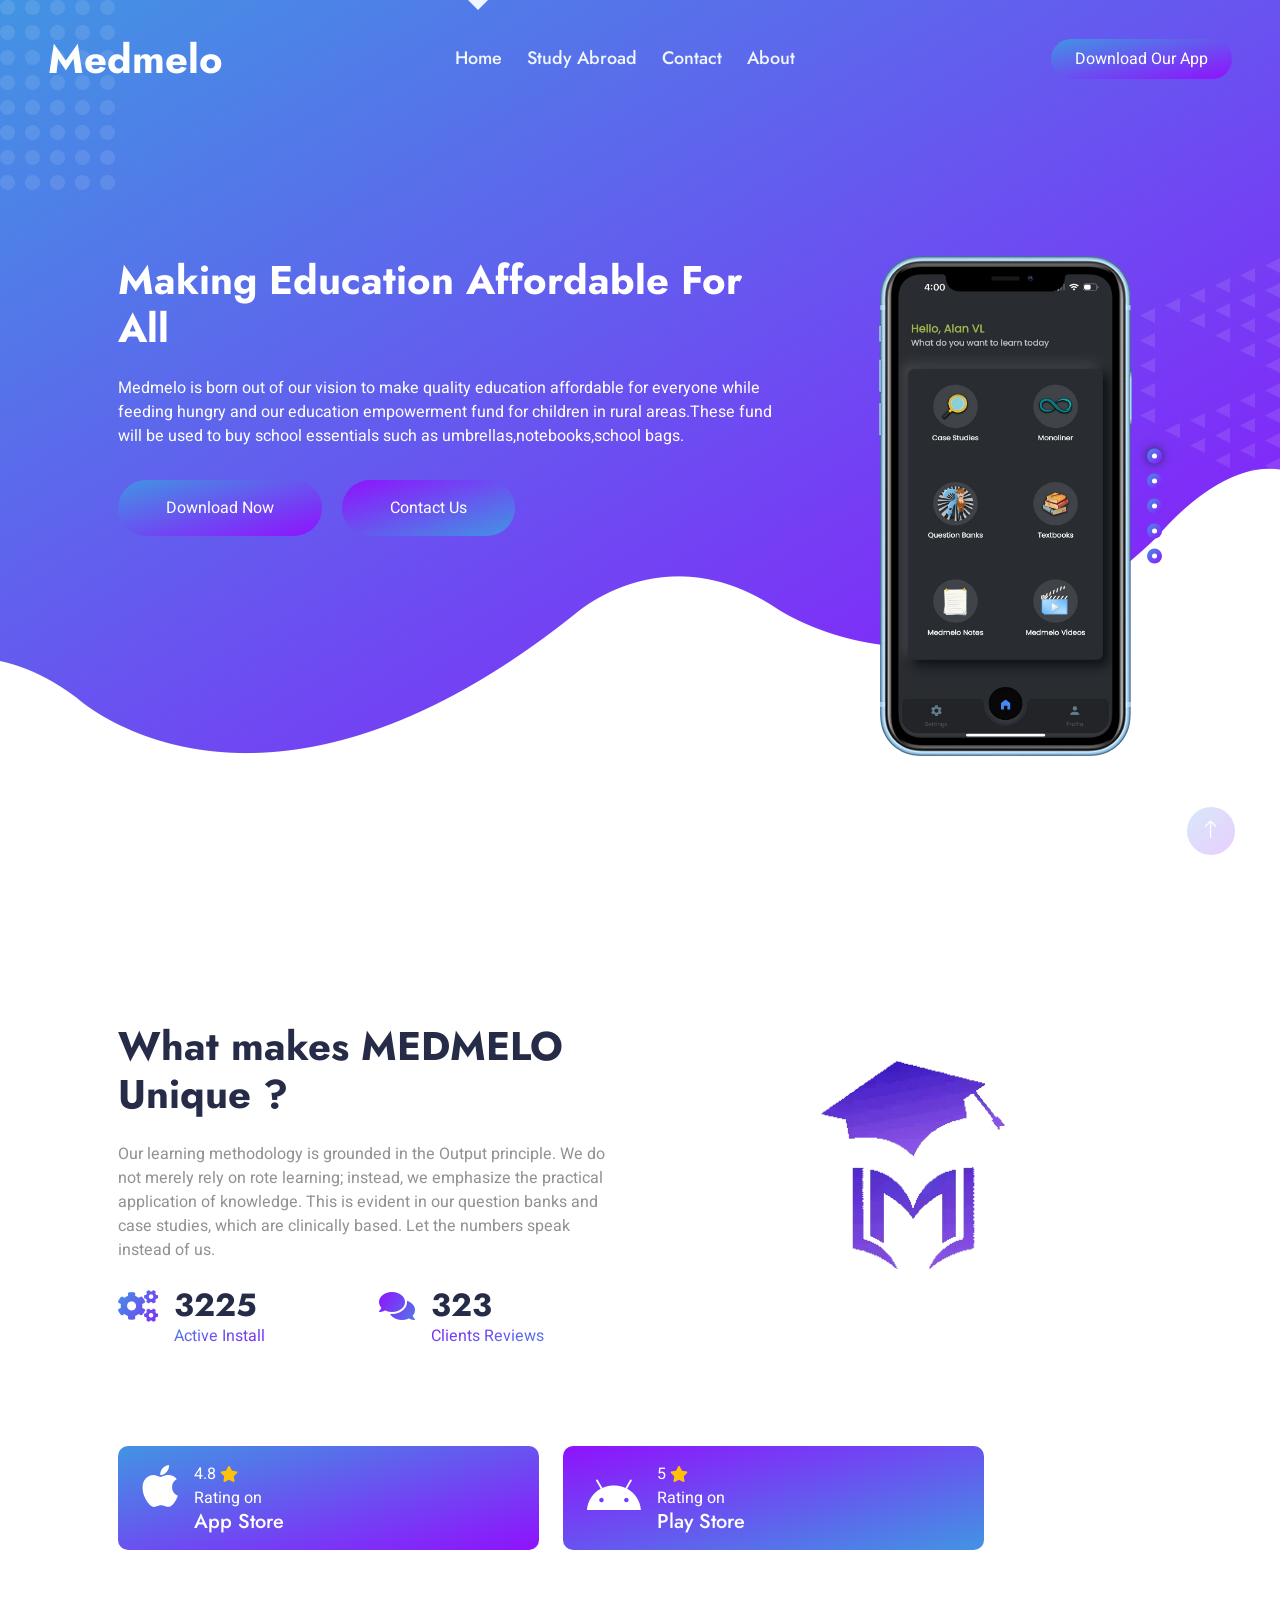
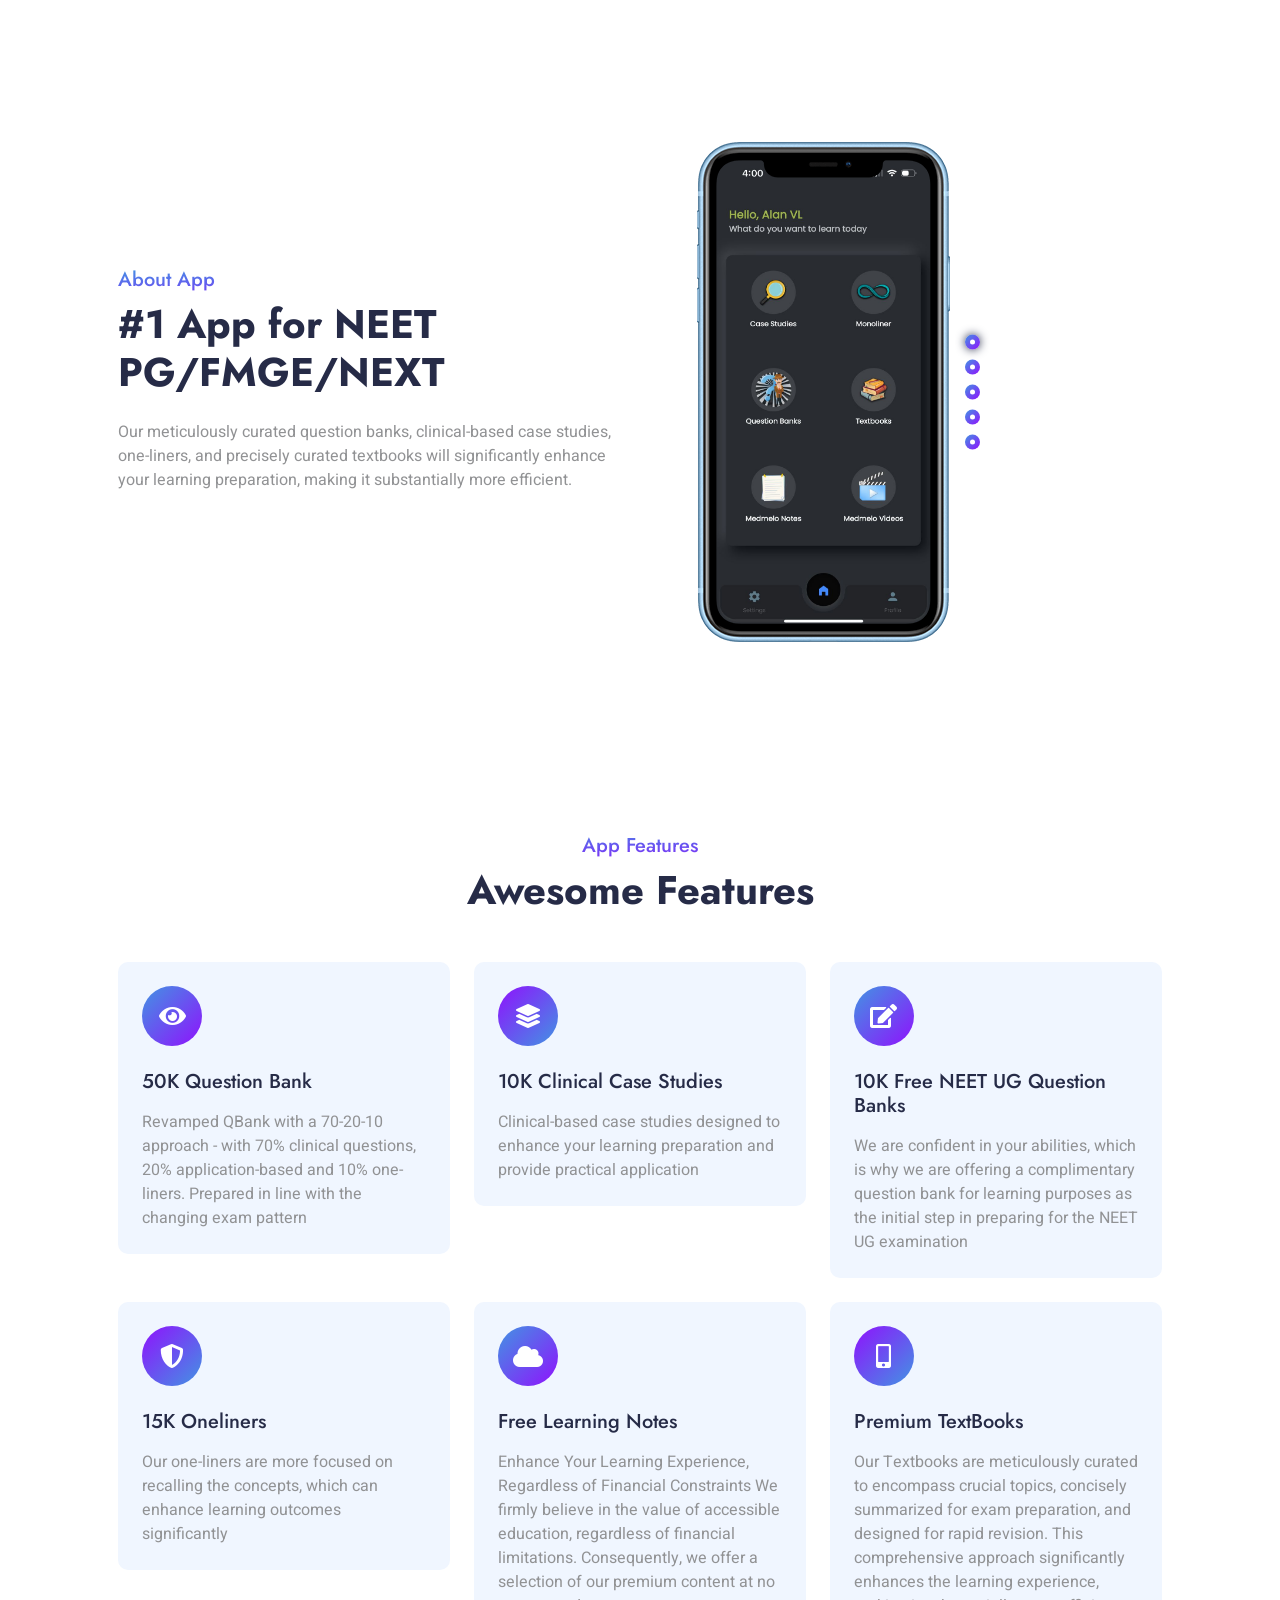
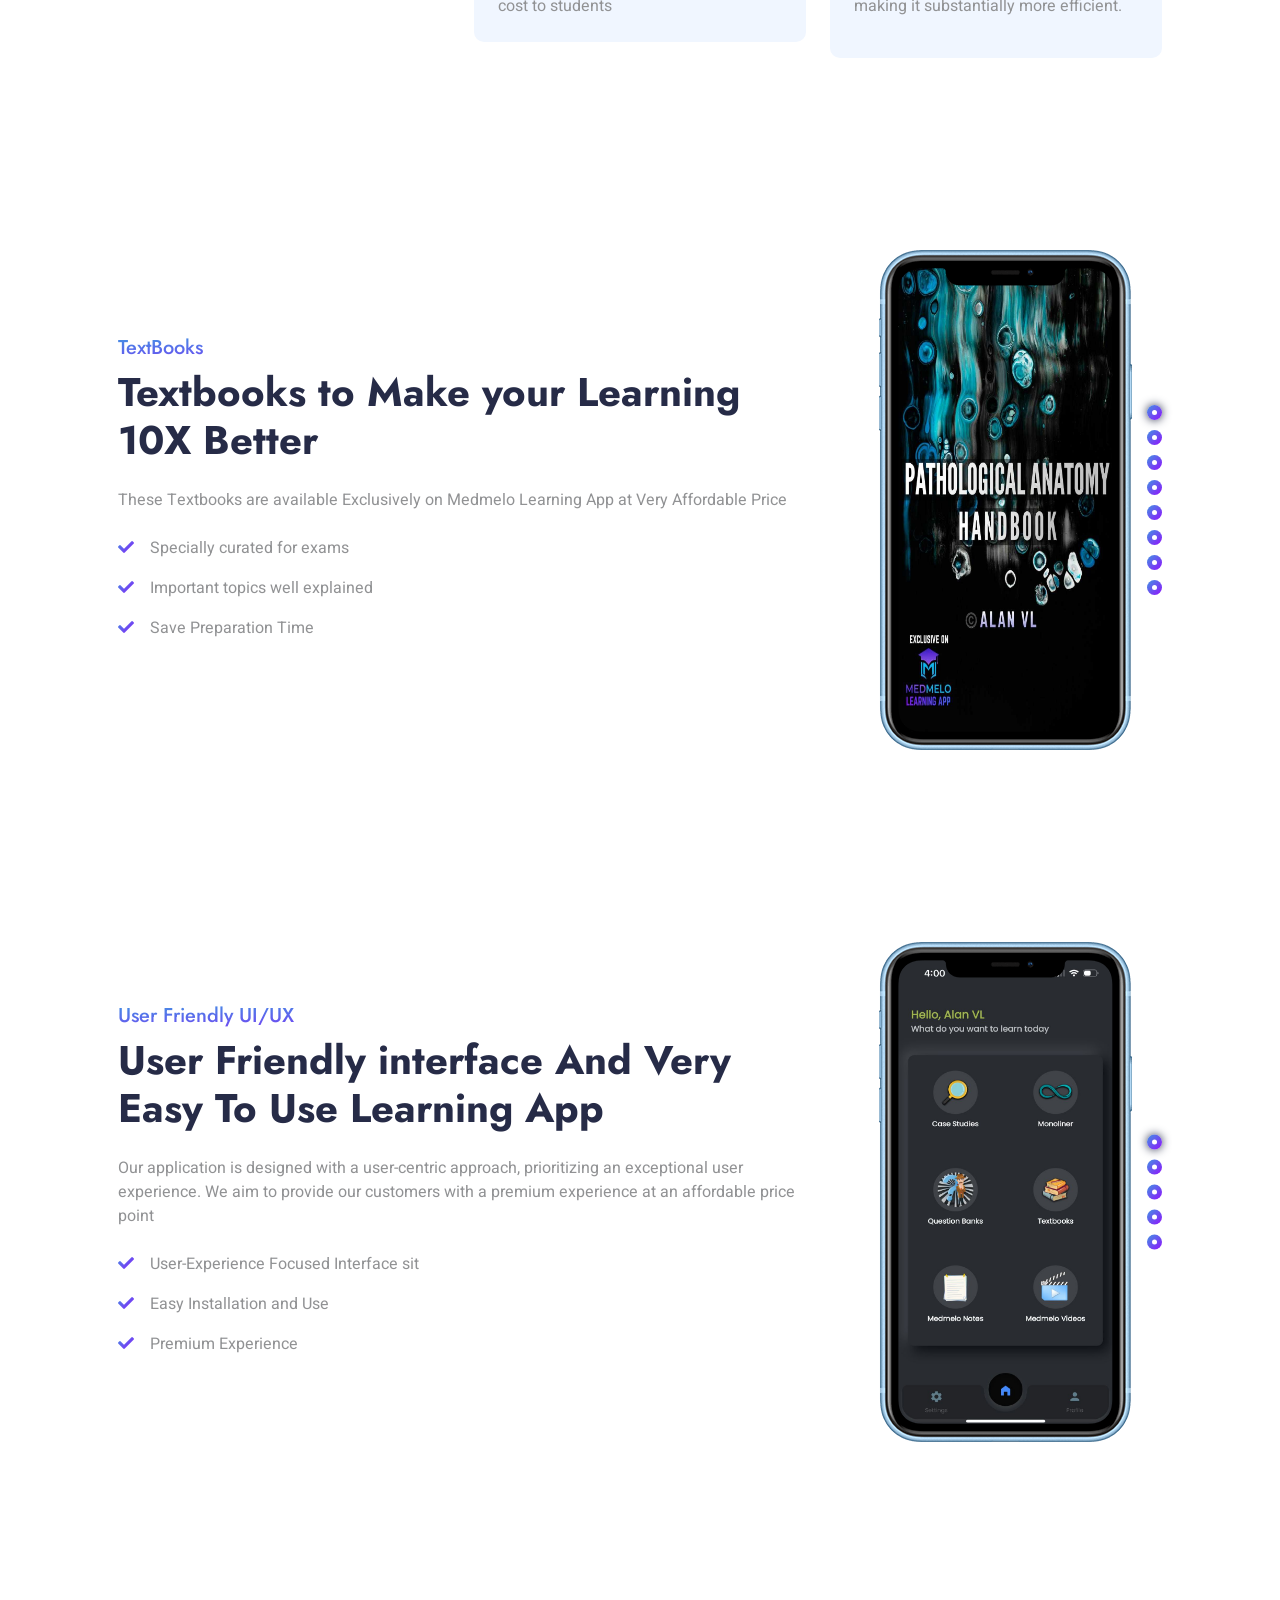
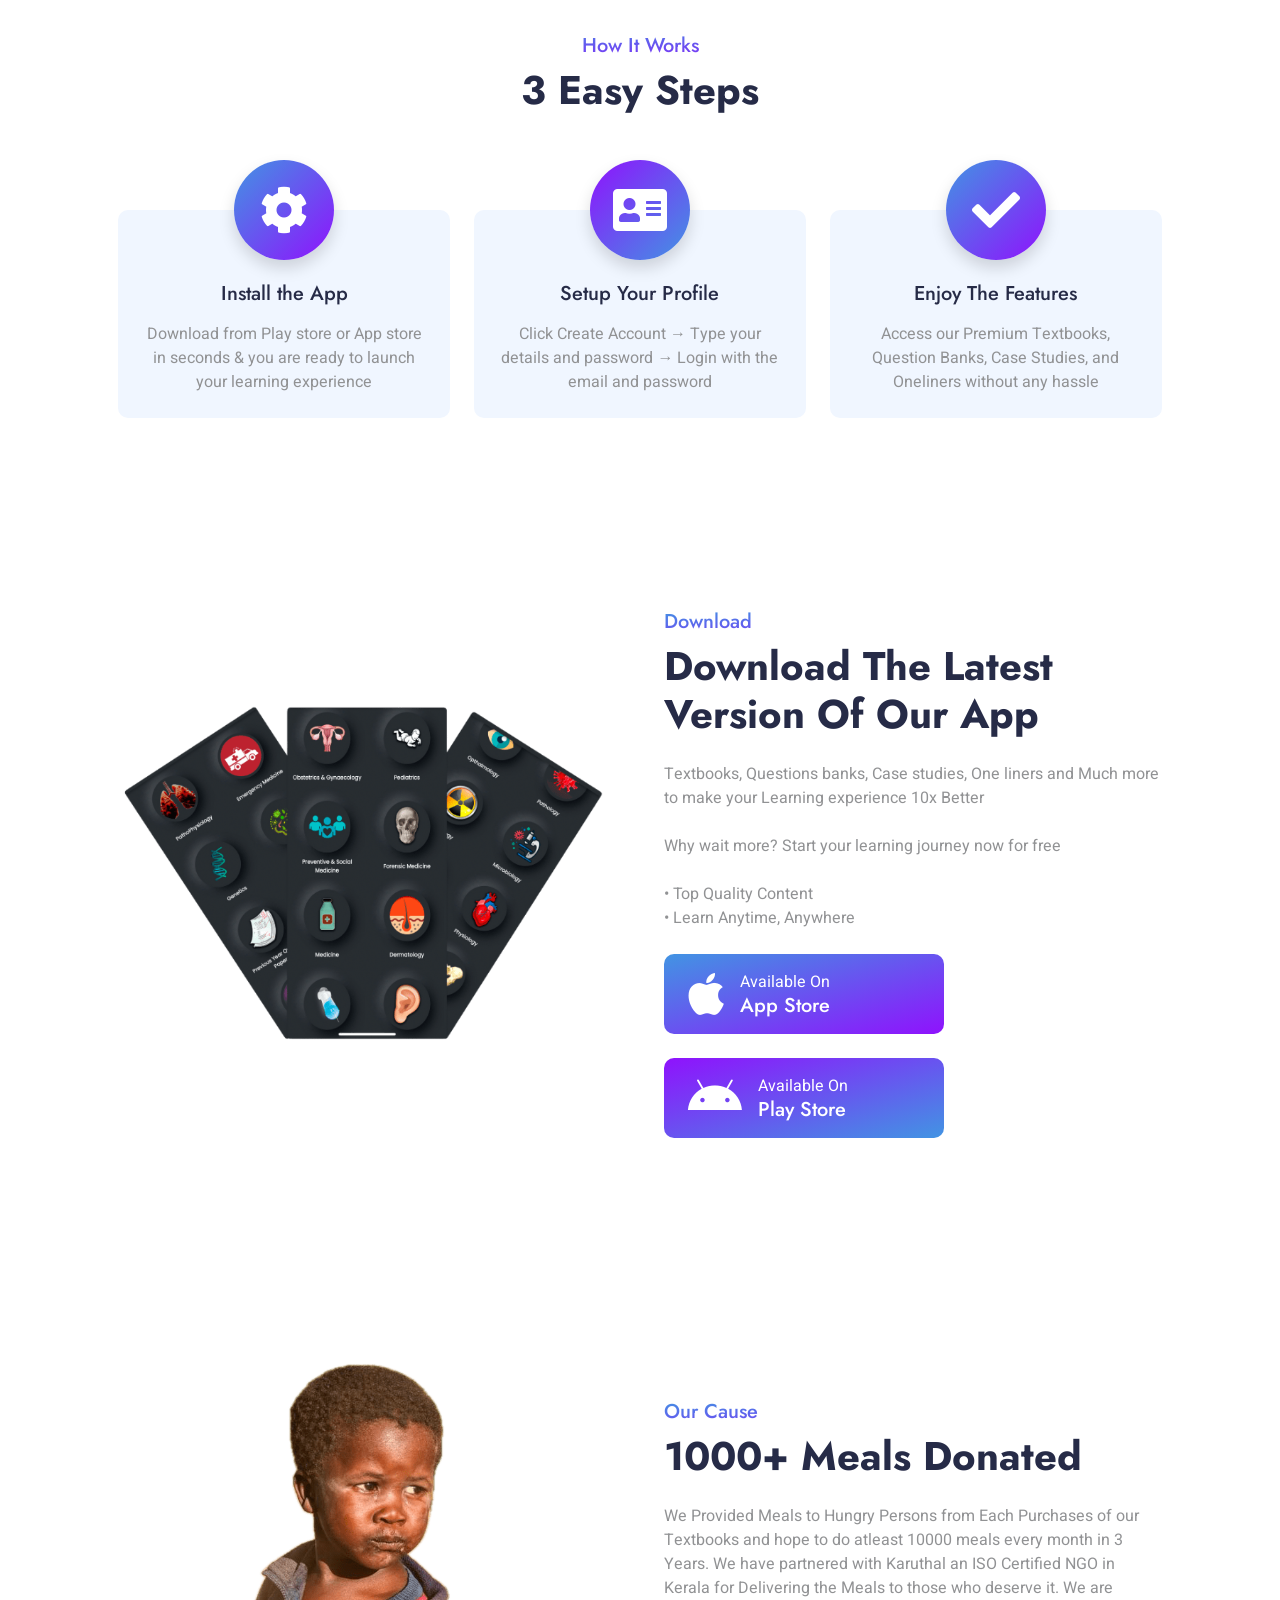
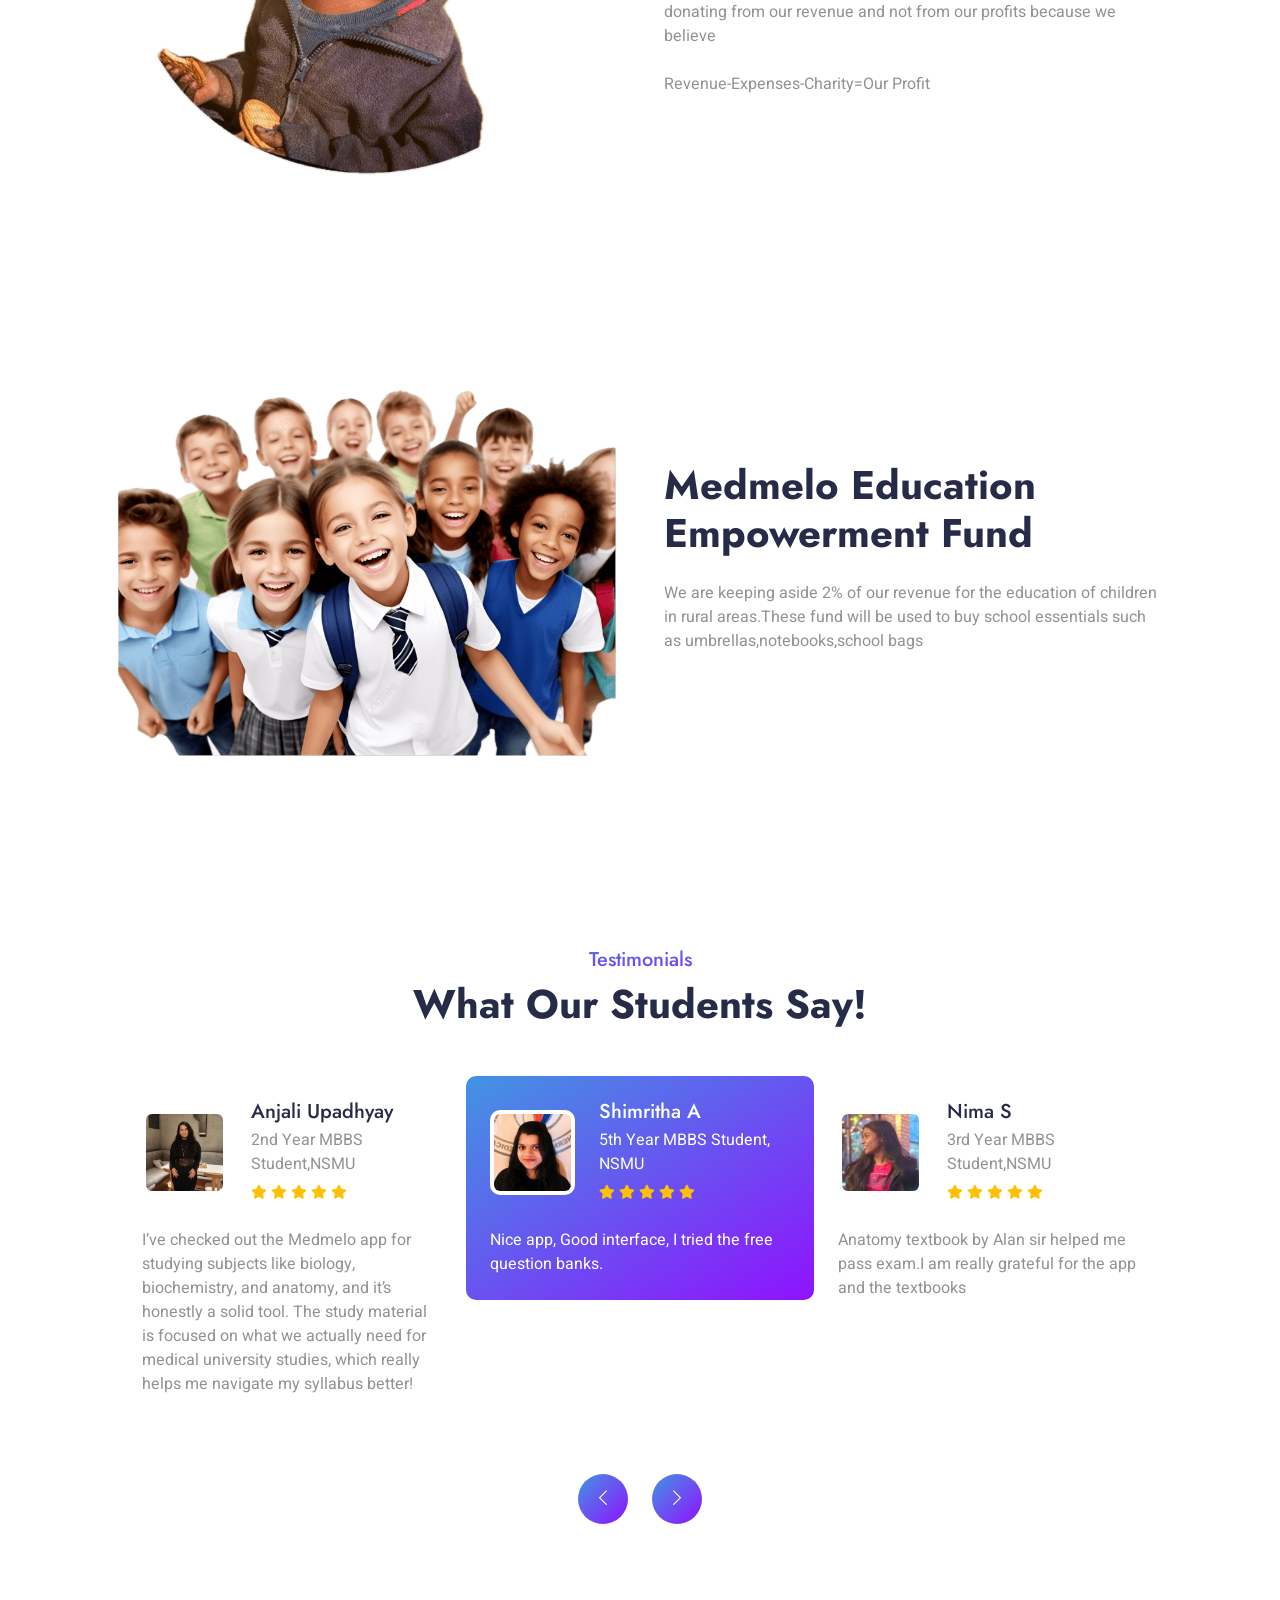
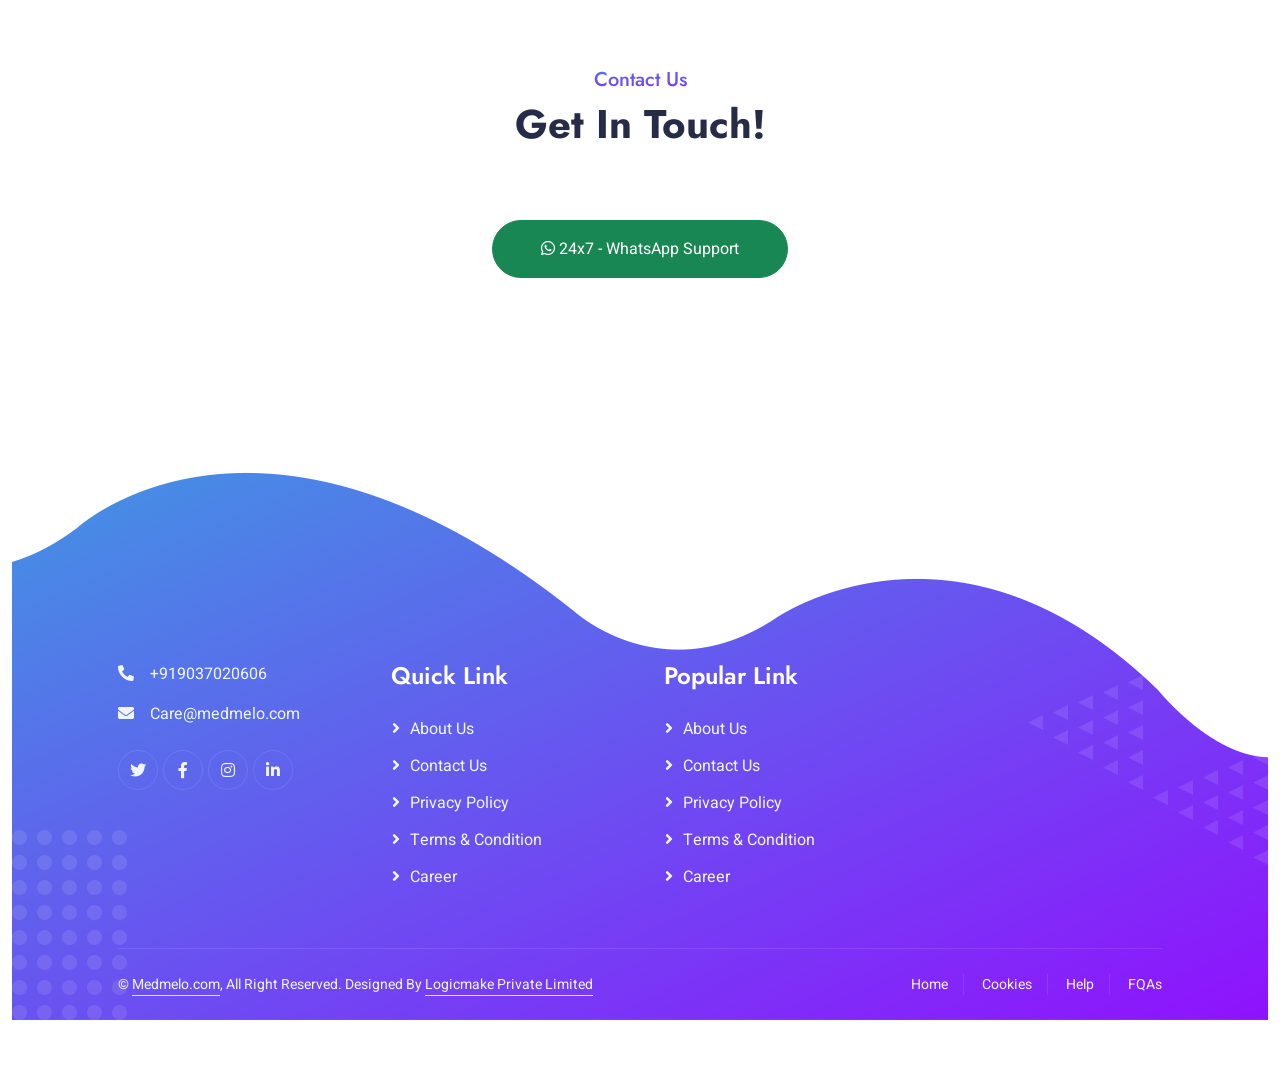
<file: medmelolearning/index.html>
<!DOCTYPE html>
<html lang="en">

<head>
    <meta charset="utf-8">
    <title>Medmelo</title>
    <meta content="width=device-width, initial-scale=1.0" name="viewport">
    <meta content="" name="keywords">
    <meta content="" name="description">

    <!-- Favicon -->
    <link href="img/favicon.ico" rel="icon">

    <!-- Google Web Fonts -->
    <link rel="preconnect" href="https://fonts.googleapis.com">
    <link rel="preconnect" href="https://fonts.gstatic.com" crossorigin>
    <link href="https://fonts.googleapis.com/css2?family=Heebo:wght@400;500&family=Jost:wght@500;600;700&display=swap" rel="stylesheet"> 

    <!-- Icon Font Stylesheet -->
    <link href="https://cdnjs.cloudflare.com/ajax/libs/font-awesome/5.10.0/css/all.min.css" rel="stylesheet">
    <link href="https://cdn.jsdelivr.net/npm/bootstrap-icons@1.4.1/font/bootstrap-icons.css" rel="stylesheet">

    <!-- Libraries Stylesheet -->
    <link href="lib/animate/animate.min.css" rel="stylesheet">
    <link href="lib/owlcarousel/assets/owl.carousel.min.css" rel="stylesheet">

    <!-- Customized Bootstrap Stylesheet -->
    <link href="css/bootstrap.min.css" rel="stylesheet">

    <!-- Template Stylesheet -->
    <link href="css/style.css" rel="stylesheet">
</head>

<body data-bs-spy="scroll" data-bs-target=".navbar" data-bs-offset="51">
    <div class="container-xxl bg-white p-0">
        <!-- Spinner Start -->
        <div id="spinner" class="show bg-white position-fixed translate-middle w-100 vh-100 top-50 start-50 d-flex align-items-center justify-content-center">
            <div class="spinner-grow text-primary" style="width: 3rem; height: 3rem;" role="status">
                <span class="sr-only">Loading...</span>
            </div>
        </div>
        <!-- Spinner End -->


        <!-- Navbar & Hero Start -->
        <div class="container-xxl position-relative p-0" id="home">
            <nav class="navbar navbar-expand-lg navbar-light px-4 px-lg-5 py-3 py-lg-0">
                <a href="" class="navbar-brand p-0">
                    <h1 class="m-0">Medmelo</h1>
                    <!-- <img src="img/logo.png" alt="Logo"> -->
                </a>
                <button class="navbar-toggler" type="button" data-bs-toggle="collapse" data-bs-target="#navbarCollapse">
                    <span class="fa fa-bars"></span>
                </button>
                <div class="collapse navbar-collapse" id="navbarCollapse">
                    <div class="navbar-nav mx-auto py-0">
                        <a href="#home" class="nav-item nav-link active">Home</a>
                        <!-- <a href="#team" class="nav-item nav-link">Our Team</a> -->
                        <a href="study.html" class="nav-item nav-link">Study Abroad</a>
                        <a href="#contact" class="nav-item nav-link">Contact</a>
                        <a href="#about" class="nav-item nav-link">About</a>
                        <!--<a href="#feature" class="nav-item nav-link">Feature</a>-->
                        <!--<a href="#pricing" class="nav-item nav-link">Pricing</a>-->
                        <!--<a href="#review" class="nav-item nav-link">Review</a>-->
                    </div>
                    <a href="#download" class="btn btn-primary-gradient rounded-pill py-2 px-4 ms-3 d-none d-lg-block">Download Our App</a>
                </div>
            </nav>

            <div class="container-xxl bg-primary hero-header">
                <div class="container px-lg-5">
                    <div class="row g-5">
                        <div class="col-lg-8 text-center text-lg-start">
                            <h1 class="text-white mb-4 animated slideInDown">Making Education Affordable For All</h1>
                            <p class="text-white pb-3 animated slideInDown">Medmelo is born out of our vision to make quality education affordable for everyone while feeding hungry and our education empowerment fund for children in rural areas.These fund will be used to buy school essentials such as umbrellas,notebooks,school bags.</p>
                            <a href="#download" class="btn btn-primary-gradient py-sm-3 px-4 px-sm-5 rounded-pill me-3 animated slideInLeft">Download Now</a>
                            <a href="#contact" class="btn btn-secondary-gradient py-sm-3 px-4 px-sm-5 rounded-pill animated slideInRight">Contact Us</a>
                        </div>
                        <div class="col-lg-4 d-flex justify-content-center justify-content-lg-end wow fadeInUp" data-wow-delay="0.3s">
                            <div class="owl-carousel screenshot-carousel">
                                <img class="img-fluid" src="img/screenshot-1.jpeg" alt="">
                                <img class="img-fluid" src="img/screenshot-2.jpeg" alt="">
                                <img class="img-fluid" src="img/screenshot-3.jpeg" alt="">
                                <img class="img-fluid" src="img/screenshot-4.jpeg" alt="">
                                <img class="img-fluid" src="img/screenshot-5.jpeg" alt="">
                            </div>
                        </div>
                    </div>
                </div>
            </div>
        </div>
        <!-- Navbar & Hero End -->

       
         <!-- About Start -->
        <div class="container-xxl py-5" id="about">
            <div class="container py-5 px-lg-5">
                <div class="row g-5 align-items-center">
                    <div class="col-lg-6 wow fadeInUp" data-wow-delay="0.1s">
                        <!--<h5 class="text-primary-gradient fw-medium">About App</h5>-->
                        <h1 class="mb-4">What makes MEDMELO Unique ?</h1>
                        <p class="mb-4">Our learning methodology is grounded in the Output principle.
We do not merely rely on rote learning; instead, we emphasize the practical application of knowledge. This is evident in our question banks and case studies, which are clinically based.
Let the numbers speak instead of us.</p>
                        <div class="row g-4 mb-4">
                            <div class="col-sm-6 wow fadeIn" data-wow-delay="0.5s">
                                <div class="d-flex">
                                    <i class="fa fa-cogs fa-2x text-primary-gradient flex-shrink-0 mt-1"></i>
                                    <div class="ms-3">
                                        <h2 class="mb-0" data-toggle="counter-up">5000</h2>
                                        <p class="text-primary-gradient mb-0">Active Install</p>
                                    </div>
                                </div>
                            </div>
                            <div class="col-sm-6 wow fadeIn" data-wow-delay="0.7s">
                                <div class="d-flex">
                                    <i class="fa fa-comments fa-2x text-secondary-gradient flex-shrink-0 mt-1"></i>
                                    <div class="ms-3">
                                        <h2 class="mb-0" data-toggle="counter-up">500</h2>
                                        <p class="text-secondary-gradient mb-0">Clients Reviews</p>
                                    </div>
                                </div>
                            </div>
                        </div>
                        
                         
                            
                            
                        </div>   <div class="col-lg-6">
                        <img class="img-fluid wow fadeInUp" data-wow-delay="0.1s"src="img/animation.webp">
                            

                    </div>
                         </div>
                 
                        <div class="row g-4">
                            <div class="col-sm-5 wow fadeIn" data-wow-delay="0.5s">
                                <a href="https://apple.co/3XqaNor" class="d-flex bg-primary-gradient rounded py-3 px-4">
                                    <i class="fab fa-apple fa-3x text-white flex-shrink-0"></i>
                                    <div class="ms-3">
 <div class="d-flex align-items-center">
                <p class="text-white mb-0 me-1">4.8 </p>
                <i class="fas fa-star text-warning"></i>
            </div>
            <p class="text-white mb-0">Rating on</p>                                        <h5 class="text-white mb-0">App Store</h5>
                                    </div>
                                </a>
                            </div>
                           <div class="col-sm-5 wow fadeIn" data-wow-delay="0.7s">
    <a href="https://play.google.com/store/apps/details?id=com.medmelo.medmelo_flutter" class="d-flex align-items-center bg-secondary-gradient rounded py-3 px-4">
        <i class="fab fa-android fa-3x text-white"></i>
        <div class="ms-3">
            <div class="d-flex align-items-center">
                <p class="text-white mb-0 me-1">5 </p>
                <i class="fas fa-star text-warning"></i>
            </div>
            <p class="text-white mb-0">Rating on</p>
            <h5 class="text-white mb-0">Play Store</h5>
        </div>
    </a>
</div>

                        <!--<a href="" class="btn btn-primary-gradient py-sm-3 px-4 px-sm-5 rounded-pill mt-3">Read More</a>-->
                   
                </div>
            </div>
        </div>
        <!-- About End -->


        <!-- About Start -->
        <div class="container-xxl py-5" id="about">
            <div class="container py-5 px-lg-5">
                <div class="row g-5 align-items-center">
                    <div class="col-lg-6 wow fadeInUp" data-wow-delay="0.1s">
                        <h5 class="text-primary-gradient fw-medium">About App</h5>
                        <h1 class="mb-4">#1 App for NEET PG/FMGE/NEXT</h1>
                        <p class="mb-4">Our meticulously curated question banks, clinical-based case studies, one-liners, and precisely curated textbooks will significantly enhance your learning preparation, making it substantially more efficient.</p>
                        <!--<div class="row g-4 mb-4">-->
                        <!--    <div class="col-sm-6 wow fadeIn" data-wow-delay="0.5s">-->
                        <!--        <div class="d-flex">-->
                        <!--            <i class="fa fa-cogs fa-2x text-primary-gradient flex-shrink-0 mt-1"></i>-->
                        <!--            <div class="ms-3">-->
                        <!--                <h2 class="mb-0" data-toggle="counter-up">1234</h2>-->
                        <!--                <p class="text-primary-gradient mb-0">Active Install</p>-->
                        <!--            </div>-->
                        <!--        </div>-->
                        <!--    </div>-->
                        <!--    <div class="col-sm-6 wow fadeIn" data-wow-delay="0.7s">-->
                        <!--        <div class="d-flex">-->
                        <!--            <i class="fa fa-comments fa-2x text-secondary-gradient flex-shrink-0 mt-1"></i>-->
                        <!--            <div class="ms-3">-->
                        <!--                <h2 class="mb-0" data-toggle="counter-up">1234</h2>-->
                        <!--                <p class="text-secondary-gradient mb-0">Clients Reviews</p>-->
                        <!--            </div>-->
                        <!--        </div>-->
                        <!--    </div>-->
                        <!--</div>-->
                        <!--<a href="" class="btn btn-primary-gradient py-sm-3 px-4 px-sm-5 rounded-pill mt-3">Read More</a>-->
                    </div>
                    <!--<div class="col-lg-6">-->
                    <!--    <img class="img-fluid wow fadeInUp" data-wow-delay="0.5s" src="img/about.png">-->
                    <!--</div>-->
                    <div class="col-lg-4 d-flex justify-content-center justify-content-lg-end wow fadeInUp" data-wow-delay="0.3s">
                            <div class="owl-carousel screenshot-carousel">
                                <img class="img-fluid" src="img/screenshot-1.jpeg" alt="">
                                <img class="img-fluid" src="img/screenshot-2.jpeg" alt="">
                                <img class="img-fluid" src="img/screenshot-3.jpeg" alt="">
                                <img class="img-fluid" src="img/screenshot-4.jpeg" alt="">
                                <img class="img-fluid" src="img/screenshot-5.jpeg" alt="">
                            </div>
                        </div>
                </div>
            </div>
        </div>
        <!-- About End -->
        
           <!-- Features Start -->
        <div class="container-xxl py-5" id="feature">
            <div class="container py-5 px-lg-5">
                <div class="text-center wow fadeInUp" data-wow-delay="0.1s">
                    <h5 class="text-primary-gradient fw-medium">App Features</h5>
                    <h1 class="mb-5">Awesome Features</h1>
                </div>
                <div class="row g-4">
                    <div class="col-lg-4 col-md-6 wow fadeInUp" data-wow-delay="0.1s">
                        <div class="feature-item bg-light rounded p-4">
                            <div class="d-inline-flex align-items-center justify-content-center bg-primary-gradient rounded-circle mb-4" style="width: 60px; height: 60px;">
                                <i class="fa fa-eye text-white fs-4"></i>
                            </div>
                            <h5 class="mb-3">50K Question Bank</h5>
                            <p class="m-0">Revamped QBank with a 70-20-10 approach - with 70% clinical questions, 20% application-based and 10% one-liners. Prepared in line with the changing exam pattern</p>
                        </div>
                    </div>
                    <div class="col-lg-4 col-md-6 wow fadeInUp" data-wow-delay="0.3s">
                        <div class="feature-item bg-light rounded p-4">
                            <div class="d-inline-flex align-items-center justify-content-center bg-secondary-gradient rounded-circle mb-4" style="width: 60px; height: 60px;">
                                <i class="fa fa-layer-group text-white fs-4"></i>
                            </div>
                            <h5 class="mb-3">10K Clinical Case Studies</h5>
                            <p class="m-0">Clinical-based case studies designed to enhance your learning preparation and provide practical application</p>
                        </div>
                    </div>
                    <div class="col-lg-4 col-md-6 wow fadeInUp" data-wow-delay="0.5s">
                        <div class="feature-item bg-light rounded p-4">
                            <div class="d-inline-flex align-items-center justify-content-center bg-primary-gradient rounded-circle mb-4" style="width: 60px; height: 60px;">
                                <i class="fa fa-edit text-white fs-4"></i>
                            </div>
                            <h5 class="mb-3">10K Free NEET UG Question Banks</h5>
                            <p class="m-0">We are confident in your abilities, which is why we are offering a complimentary question bank for learning purposes as the initial step in preparing for the NEET UG examination</p>
                        </div>
                    </div>
                    <div class="col-lg-4 col-md-6 wow fadeInUp" data-wow-delay="0.1s">
                        <div class="feature-item bg-light rounded p-4">
                            <div class="d-inline-flex align-items-center justify-content-center bg-secondary-gradient rounded-circle mb-4" style="width: 60px; height: 60px;">
                                <i class="fa fa-shield-alt text-white fs-4"></i>
                            </div>
                            <h5 class="mb-3">15K Oneliners</h5>
                            <p class="m-0">Our one-liners are more focused on recalling the concepts, which can enhance learning outcomes significantly</p>
                        </div>
                    </div>
                    <div class="col-lg-4 col-md-6 wow fadeInUp" data-wow-delay="0.3s">
                        <div class="feature-item bg-light rounded p-4">
                            <div class="d-inline-flex align-items-center justify-content-center bg-primary-gradient rounded-circle mb-4" style="width: 60px; height: 60px;">
                                <i class="fa fa-cloud text-white fs-4"></i>
                            </div>
                            <h5 class="mb-3">Free Learning Notes</h5>
                            <p class="m-0">Enhance Your Learning Experience, Regardless of Financial Constraints
We firmly believe in the value of accessible education, regardless of financial limitations. Consequently, we offer a selection of our premium content at no cost to students</p>
                        </div>
                    </div>
                    <div class="col-lg-4 col-md-6 wow fadeInUp" data-wow-delay="0.5s">
                        <div class="feature-item bg-light rounded p-4">
                            <div class="d-inline-flex align-items-center justify-content-center bg-secondary-gradient rounded-circle mb-4" style="width: 60px; height: 60px;">
                                <i class="fa fa-mobile-alt text-white fs-4"></i>
                            </div>
                            <h5 class="mb-3">Premium TextBooks</h5>
                            <p class="m-0">Our Textbooks are meticulously curated to encompass crucial topics, concisely summarized for exam preparation, and designed for rapid revision. This comprehensive approach significantly enhances the learning experience, making it substantially more efficient.</p></p>
                        </div>
                    </div>
                </div>
            </div>
        </div>
        <!-- Features End -->
        
        
        <!-- TextBook Start -->
        <div class="container-xxl py-5">
            <div class="container py-5 px-lg-5">
                <div class="row g-5 align-items-center">
                    <div class="col-lg-8 wow fadeInUp" data-wow-delay="0.1s">
                        <h5 class="text-primary-gradient fw-medium">TextBooks</h5>
                        <h1 class="mb-4">Textbooks to Make your Learning 10X Better</h1>
                        <p class="mb-4">These Textbooks are available Exclusively on Medmelo Learning App at Very Affordable Price</p>
                        <p><i class="fa fa-check text-primary-gradient me-3"></i>Specially curated for exams</p>
                        <p><i class="fa fa-check text-primary-gradient me-3"></i>Important topics well explained</p>
                        <p class="mb-4"><i class="fa fa-check text-primary-gradient me-3"></i>Save Preparation Time</p>
                        <!--<a href="" class="btn btn-primary-gradient py-sm-3 px-4 px-sm-5 rounded-pill mt-3">Read More</a>-->
                    </div>
                    <div class="col-lg-4 d-flex justify-content-center justify-content-lg-end wow fadeInUp" data-wow-delay="0.3s">
                        <div class="owl-carousel screenshot-carousel">
                            <img class="img-fluid" src="img/text-1.jpeg" alt="">
                            <img class="img-fluid" src="img/text-2.jpeg" alt="">
                            <img class="img-fluid" src="img/text-3.jpeg" alt="">
                            <img class="img-fluid" src="img/text-4.jpeg" alt="">
                            <img class="img-fluid" src="img/text-5.jpeg" alt="">
                            <img class="img-fluid" src="img/text-6.jpeg" alt="">
                            <img class="img-fluid" src="img/text-7.jpeg" alt="">
                            <img class="img-fluid" src="img/text-8.jpeg" alt="">
                        </div>
                    </div>
                </div>
            </div>
        </div>
        <!-- TextBook End -->

     
     

        <!-- Screenshot Start -->
        <div class="container-xxl py-5">
            <div class="container py-5 px-lg-5">
                <div class="row g-5 align-items-center">
                    <div class="col-lg-8 wow fadeInUp" data-wow-delay="0.1s">
                        <h5 class="text-primary-gradient fw-medium">User Friendly UI/UX</h5>
                        <h1 class="mb-4">User Friendly interface And Very Easy To Use Learning App</h1>
                        <p class="mb-4">Our application is designed with a user-centric approach, prioritizing an exceptional user experience. We aim to provide our customers with a premium experience at an affordable price point</p>
                        <p><i class="fa fa-check text-primary-gradient me-3"></i>User-Experience Focused Interface sit</p>
                        <p><i class="fa fa-check text-primary-gradient me-3"></i>Easy Installation and Use</p>
                        <p class="mb-4"><i class="fa fa-check text-primary-gradient me-3"></i>Premium Experience</p>
                        <!--<a href="" class="btn btn-primary-gradient py-sm-3 px-4 px-sm-5 rounded-pill mt-3">Read More</a>-->
                    </div>
                    <div class="col-lg-4 d-flex justify-content-center justify-content-lg-end wow fadeInUp" data-wow-delay="0.3s">
                        <div class="owl-carousel screenshot-carousel">
                            <img class="img-fluid" src="img/screenshot-1.jpeg" alt="">
                            <img class="img-fluid" src="img/screenshot-2.jpeg" alt="">
                            <img class="img-fluid" src="img/screenshot-3.jpeg" alt="">
                            <img class="img-fluid" src="img/screenshot-4.jpeg" alt="">
                            <img class="img-fluid" src="img/screenshot-5.jpeg" alt="">
                        </div>
                    </div>
                </div>
            </div>
        </div>
        <!-- Screenshot End -->


        <!-- Process Start -->
        <div class="container-xxl py-5">
            <div class="container py-5 px-lg-5">
                <div class="text-center pb-4 wow fadeInUp" data-wow-delay="0.1s">
                    <h5 class="text-primary-gradient fw-medium">How It Works</h5>
                    <h1 class="mb-5">3 Easy Steps</h1>
                </div>
                <div class="row gy-5 gx-4 justify-content-center">
                    <div class="col-lg-4 col-sm-6 text-center pt-4 wow fadeInUp" data-wow-delay="0.1s">
                        <div class="position-relative bg-light rounded pt-5 pb-4 px-4">
                            <div class="d-inline-flex align-items-center justify-content-center bg-primary-gradient rounded-circle position-absolute top-0 start-50 translate-middle shadow" style="width: 100px; height: 100px;">
                                <i class="fa fa-cog fa-3x text-white"></i>
                            </div>
                            <h5 class="mt-4 mb-3">Install the App</h5>
                            <p class="mb-0">Download from Play store or App store in seconds & you are ready to launch your learning experience</p>
                        </div>
                    </div>
                    <div class="col-lg-4 col-sm-6 text-center pt-4 wow fadeInUp" data-wow-delay="0.3s">
                        <div class="position-relative bg-light rounded pt-5 pb-4 px-4">
                            <div class="d-inline-flex align-items-center justify-content-center bg-secondary-gradient rounded-circle position-absolute top-0 start-50 translate-middle shadow" style="width: 100px; height: 100px;">
                                <i class="fa fa-address-card fa-3x text-white"></i>
                            </div>
                            <h5 class="mt-4 mb-3">Setup Your Profile</h5>
                            <p class="mb-0">Click Create Account → Type your details and password → Login with the email and password</p>
                        </div>
                    </div>
                    <div class="col-lg-4 col-sm-6 text-center pt-4 wow fadeInUp" data-wow-delay="0.5s">
                        <div class="position-relative bg-light rounded pt-5 pb-4 px-4">
                            <div class="d-inline-flex align-items-center justify-content-center bg-primary-gradient rounded-circle position-absolute top-0 start-50 translate-middle shadow" style="width: 100px; height: 100px;">
                                <i class="fa fa-check fa-3x text-white"></i>
                            </div>
                            <h5 class="mt-4 mb-3">Enjoy The Features</h5>
                            <p class="mb-0">Access our Premium Textbooks, Question Banks, Case Studies, and Oneliners without any hassle</p>
                        </div>
                    </div>
                </div>
            </div>
        </div>
        <!-- Process Start -->


        <!-- Download Start -->
        <div class="container-xxl py-5" id="download">
            <div class="container py-5 px-lg-5">
                <div class="row g-5 align-items-center">
                    <div class="col-lg-6">
                        <img class="img-fluid wow fadeInUp" data-wow-delay="0.1s" src="img/about.png">
                    </div>
                    <div class="col-lg-6 wow fadeInUp" data-wow-delay="0.3s">
                        <h5 class="text-primary-gradient fw-medium">Download</h5>
                        <h1 class="mb-4">Download The Latest Version Of Our App</h1>
                        <p class="mb-4">Textbooks, Questions banks, Case studies, One liners and Much more to make your Learning experience 10x Better<br><br>Why wait more? Start your learning
journey now for free<br><br>•⁠ ⁠Top Quality Content
<br>•⁠ ⁠⁠Learn Anytime, Anywhere</p>
                        <div class="row g-4">
                            <div class="col-sm-7 wow fadeIn" data-wow-delay="0.5s">
                                <a href="https://apple.co/3XqaNor" class="d-flex bg-primary-gradient rounded py-3 px-4">
                                    <i class="fab fa-apple fa-3x text-white flex-shrink-0"></i>
                                    <div class="ms-3">
                                        <p class="text-white mb-0">Available On</p>
                                        <h5 class="text-white mb-0">App Store</h5>
                                    </div>
                                </a>
                            </div>
                            <div class="col-sm-7 wow fadeIn" data-wow-delay="0.7s">
                                <a href="https://play.google.com/store/apps/details?id=com.medmelo.medmelo_flutter" class="d-flex bg-secondary-gradient rounded py-3 px-4">
                                    <i class="fab fa-android fa-3x text-white flex-shrink-0"></i>
                                    <div class="ms-3">
                                        <p class="text-white mb-0">Available On</p>
                                        <h5 class="text-white mb-0">Play Store</h5>
                                    </div>
                                </a>
                            </div>
                        </div>
                    </div>
                </div>
            </div>
        </div>
        <!-- Download End -->

<!-- Team Start -->
        <!-- <div class="container-xxl py-5" id="team">
            <div class="container py-5 px-lg-5">
                <div class="text-center wow fadeInUp" data-wow-delay="0.1s"> -->
                    <!--<h5 class="text-primary-gradient fw-medium">Our Team</h5>-->
                   <!--  <h1 class="mb-5">Our Team</h1>
                </div>
                <div class="owl-carousel testimonial-carousel wow fadeInUp" data-wow-delay="0.1s">
                    <div class="testimonial-item rounded p-4">
                        <div class="d-flex align-items-center mb-4">
                            <img class="img-fluid bg-white rounded flex-shrink-0 p-1" src="img/alan.jpeg" style="width: 135px; height: 135px;">
                            <div class="ms-4">
                                <h5 class="mb-1">Alan VL</h5>
                                <p class="mb-1">Founder & CEO</p>
                              
                            </div>
                        </div> -->
                        <!--<p class="mb-0">Nice app, Good interface, I tried the free question banks.</p>-->
                   <!--  </div>
                   <div class="testimonial-item rounded p-4">
                        <div class="d-flex align-items-center mb-4">
                            <img class="img-fluid bg-white rounded flex-shrink-0 p-1" src="img/sarun.jpeg" style="width: 135px; height: 135px;">
                            <div class="ms-4">
                                <h5 class="mb-1">Sarun A K</h5>
                                <p class="mb-1">Cheif Technical Officer</p>
                              
                            </div>
                        </div> -->
                        <!--<p class="mb-0">Nice app, Good interface, I tried the free question banks.</p>-->
                    <!-- </div> -->
                
               <!--  <div class="testimonial-item rounded p-4">
                        <div class="d-flex align-items-center mb-4">
                            <img class="img-fluid bg-white rounded flex-shrink-0 p-1" src="img/aleena.jpeg" style="width: 135px; height: 135px;">
                            <div class="ms-4">
                                <h5 class="mb-1">Dr. Aleena VL</h5>
                                <p class="mb-1">Managing Director</p>
                              
                            </div>
                        </div> -->
                        <!--<p class="mb-0">Nice app, Good interface, I tried the free question banks.</p>-->
                   <!--  </div><div class="testimonial-item rounded p-4">
                        <div class="d-flex align-items-center mb-4">
                            <img class="img-fluid bg-white rounded flex-shrink-0 p-1" src="img/satish.jpeg" style="width: 135px; height: 135px;">
                            <div class="ms-4">
                                <h5 class="mb-1">Dr.Satish C</h5>
                                <p class="mb-1">Cheif Medical Officer</p>
                              
                            </div>
                        </div> -->
                        <!--<p class="mb-0">Nice app, Good interface, I tried the free question banks.</p>-->
                    <!-- </div> -->
           <!--  </div>
        </div> -->

        
        <!-- Team End -->

  <!-- Download Start -->
        <div class="container-xxl py-5" id="download">
            <div class="container py-5 px-lg-5">
                <div class="row g-5 align-items-center">
                    <div class="col-lg-6">
                        <img class="img-fluid wow fadeInUp" data-wow-delay="0.1s" src="img/kid1.png">
                    </div>
                    <div class="col-lg-6 wow fadeInUp" data-wow-delay="0.3s">
                        <h5 class="text-primary-gradient fw-medium">Our Cause</h5>
                        <h1 class="mb-4">1000+ Meals Donated</h1>
                        <p class="mb-4">We Provided Meals to Hungry Persons from Each Purchases of our Textbooks and hope to do atleast 10000 meals every month in 3 Years. We have partnered with Karuthal an ISO Certified NGO in Kerala for Delivering the Meals to those who deserve it. We are donating from our revenue and not from our profits because we believe<br> <br>Revenue-Expenses-Charity=Our Profit 
</p>
                       
                    </div>
                </div>
            </div>
        </div>
        <!-- Download End -->
        
         <!-- Download Start -->
        <div class="container-xxl py-5" id="download">
            <div class="container py-5 px-lg-5">
                <div class="row g-5 align-items-center">
                    <div class="col-lg-6">
                        <img class="img-fluid wow fadeInUp" data-wow-delay="0.1s" src="img/kid3.png">
                    </div>
                    <div class="col-lg-6 wow fadeInUp" data-wow-delay="0.3s">
                        <h1 class="mb-4">Medmelo Education Empowerment Fund</h1>
                        <p class="mb-4">We are keeping aside 2% of our revenue for the education of children in rural areas.These fund will be used to buy school essentials such as umbrellas,notebooks,school bags
</p>
                       
                    </div>
                </div>
            </div>
        </div>
        <!-- Download End -->

        <!-- Pricing Start -->
        <!--<div class="container-xxl py-5" id="pricing">-->
        <!--    <div class="container py-5 px-lg-5">-->
        <!--        <div class="text-center wow fadeInUp" data-wow-delay="0.1s">-->
        <!--            <h5 class="text-primary-gradient fw-medium">Pricing Plan</h5>-->
        <!--            <h1 class="mb-5">Choose Your Plan</h1>-->
        <!--        </div>-->
        <!--        <div class="tab-class text-center pricing wow fadeInUp" data-wow-delay="0.1s">-->
        <!--            <ul class="nav nav-pills d-inline-flex justify-content-center bg-primary-gradient rounded-pill mb-5">-->
        <!--                <li class="nav-item">-->
        <!--                    <button class="nav-link active" data-bs-toggle="pill" href="#tab-1">Monthly</button>-->
        <!--                </li>-->
        <!--                <li class="nav-item">-->
        <!--                    <button class="nav-link" data-bs-toggle="pill" href="#tab-2">Yearly</button>-->
        <!--                </li>-->
        <!--            </ul>-->
        <!--            <div class="tab-content text-start">-->
        <!--                <div id="tab-1" class="tab-pane fade show p-0 active">-->
        <!--                    <div class="row g-4">-->
        <!--                        <div class="col-lg-4">-->
        <!--                            <div class="bg-light rounded">-->
        <!--                                <div class="border-bottom p-4 mb-4">-->
        <!--                                    <h4 class="text-primary-gradient mb-1">Starter Plan</h4>-->
        <!--                                    <span>Powerful & Awesome Features</span>-->
        <!--                                </div>-->
        <!--                                <div class="p-4 pt-0">-->
        <!--                                    <h1 class="mb-3">-->
        <!--                                        <small class="align-top" style="font-size: 22px; line-height: 45px;">$</small>14.99<small-->
        <!--                                            class="align-bottom" style="font-size: 16px; line-height: 40px;">/ Month</small>-->
        <!--                                    </h1>-->
        <!--                                    <div class="d-flex justify-content-between mb-3"><span>HTML5 & CSS3</span><i class="fa fa-check text-primary-gradient pt-1"></i></div>-->
        <!--                                    <div class="d-flex justify-content-between mb-3"><span>Bootstrap v5</span><i class="fa fa-check text-primary-gradient pt-1"></i></div>-->
        <!--                                    <div class="d-flex justify-content-between mb-3"><span>Responsive Layout</span><i class="fa fa-check text-primary-gradient pt-1"></i></div>-->
        <!--                                    <div class="d-flex justify-content-between mb-2"><span>Cross-browser Support</span><i class="fa fa-check text-primary-gradient pt-1"></i></div>-->
        <!--                                    <a href="" class="btn btn-primary-gradient rounded-pill py-2 px-4 mt-4">Get Started</a>-->
        <!--                                </div>-->
        <!--                            </div>-->
        <!--                        </div>-->
        <!--                        <div class="col-lg-4">-->
        <!--                            <div class="bg-light rounded border">-->
        <!--                                <div class="border-bottom p-4 mb-4">-->
        <!--                                    <h4 class="text-primary-gradient mb-1">Advance Plan</h4>-->
        <!--                                    <span>Powerful & Awesome Features</span>-->
        <!--                                </div>-->
        <!--                                <div class="p-4 pt-0">-->
        <!--                                    <h1 class="mb-3">-->
        <!--                                        <small class="align-top" style="font-size: 22px; line-height: 45px;">$</small>24.99<small-->
        <!--                                            class="align-bottom" style="font-size: 16px; line-height: 40px;">/ Month</small>-->
        <!--                                    </h1>-->
        <!--                                    <div class="d-flex justify-content-between mb-3"><span>HTML5 & CSS3</span><i class="fa fa-check text-primary-gradient pt-1"></i></div>-->
        <!--                                    <div class="d-flex justify-content-between mb-3"><span>Bootstrap v5</span><i class="fa fa-check text-primary-gradient pt-1"></i></div>-->
        <!--                                    <div class="d-flex justify-content-between mb-3"><span>Responsive Layout</span><i class="fa fa-check text-primary-gradient pt-1"></i></div>-->
        <!--                                    <div class="d-flex justify-content-between mb-2"><span>Cross-browser Support</span><i class="fa fa-check text-primary-gradient pt-1"></i></div>-->
        <!--                                    <a href="" class="btn btn-secondary-gradient rounded-pill py-2 px-4 mt-4">Get Started</a>-->
        <!--                                </div>-->
        <!--                            </div>-->
        <!--                        </div>-->
        <!--                        <div class="col-lg-4">-->
        <!--                            <div class="bg-light rounded">-->
        <!--                                <div class="border-bottom p-4 mb-4">-->
        <!--                                    <h4 class="text-primary-gradient mb-1">Premium Plan</h4>-->
        <!--                                    <span>Powerful & Awesome Features</span>-->
        <!--                                </div>-->
        <!--                                <div class="p-4 pt-0">-->
        <!--                                    <h1 class="mb-3">-->
        <!--                                        <small class="align-top" style="font-size: 22px; line-height: 45px;">$</small>34.99<small-->
        <!--                                            class="align-bottom" style="font-size: 16px; line-height: 40px;">/ Month</small>-->
        <!--                                    </h1>-->
        <!--                                    <div class="d-flex justify-content-between mb-3"><span>HTML5 & CSS3</span><i class="fa fa-check text-primary-gradient pt-1"></i></div>-->
        <!--                                    <div class="d-flex justify-content-between mb-3"><span>Bootstrap v5</span><i class="fa fa-check text-primary-gradient pt-1"></i></div>-->
        <!--                                    <div class="d-flex justify-content-between mb-3"><span>Responsive Layout</span><i class="fa fa-check text-primary-gradient pt-1"></i></div>-->
        <!--                                    <div class="d-flex justify-content-between mb-2"><span>Cross-browser Support</span><i class="fa fa-check text-primary-gradient pt-1"></i></div>-->
        <!--                                    <a href="" class="btn btn-primary-gradient rounded-pill py-2 px-4 mt-4">Get Started</a>-->
        <!--                                </div>-->
        <!--                            </div>-->
        <!--                        </div>-->
        <!--                    </div>-->
        <!--                </div>-->
        <!--                <div id="tab-2" class="tab-pane fade p-0">-->
        <!--                    <div class="row g-4">-->
        <!--                        <div class="col-lg-4">-->
        <!--                            <div class="bg-light rounded">-->
        <!--                                <div class="border-bottom p-4 mb-4">-->
        <!--                                    <h4 class="text-primary-gradient mb-1">Starter Plan</h4>-->
        <!--                                    <span>Powerful & Awesome Features</span>-->
        <!--                                </div>-->
        <!--                                <div class="p-4 pt-0">-->
        <!--                                    <h1 class="mb-3">-->
        <!--                                        <small class="align-top" style="font-size: 22px; line-height: 45px;">$</small>114.99<small-->
        <!--                                            class="align-bottom" style="font-size: 16px; line-height: 40px;">/ Yearly</small>-->
        <!--                                    </h1>-->
        <!--                                    <div class="d-flex justify-content-between mb-3"><span>HTML5 & CSS3</span><i class="fa fa-check text-primary-gradient pt-1"></i></div>-->
        <!--                                    <div class="d-flex justify-content-between mb-3"><span>Bootstrap v5</span><i class="fa fa-check text-primary-gradient pt-1"></i></div>-->
        <!--                                    <div class="d-flex justify-content-between mb-3"><span>Responsive Layout</span><i class="fa fa-check text-primary-gradient pt-1"></i></div>-->
        <!--                                    <div class="d-flex justify-content-between mb-2"><span>Cross-browser Support</span><i class="fa fa-check text-primary-gradient pt-1"></i></div>-->
        <!--                                    <a href="" class="btn btn-primary-gradient rounded-pill py-2 px-4 mt-4">Get Started</a>-->
        <!--                                </div>-->
        <!--                            </div>-->
        <!--                        </div>-->
        <!--                        <div class="col-lg-4">-->
        <!--                            <div class="bg-light rounded border">-->
        <!--                                <div class="border-bottom p-4 mb-4">-->
        <!--                                    <h4 class="text-primary-gradient mb-1">Advance Plan</h4>-->
        <!--                                    <span>Powerful & Awesome Features</span>-->
        <!--                                </div>-->
        <!--                                <div class="p-4 pt-0">-->
        <!--                                    <h1 class="mb-3">-->
        <!--                                        <small class="align-top" style="font-size: 22px; line-height: 45px;">$</small>124.99<small-->
        <!--                                            class="align-bottom" style="font-size: 16px; line-height: 40px;">/ Yearly</small>-->
        <!--                                    </h1>-->
        <!--                                    <div class="d-flex justify-content-between mb-3"><span>HTML5 & CSS3</span><i class="fa fa-check text-primary-gradient pt-1"></i></div>-->
        <!--                                    <div class="d-flex justify-content-between mb-3"><span>Bootstrap v5</span><i class="fa fa-check text-primary-gradient pt-1"></i></div>-->
        <!--                                    <div class="d-flex justify-content-between mb-3"><span>Responsive Layout</span><i class="fa fa-check text-primary-gradient pt-1"></i></div>-->
        <!--                                    <div class="d-flex justify-content-between mb-2"><span>Cross-browser Support</span><i class="fa fa-check text-primary-gradient pt-1"></i></div>-->
        <!--                                    <a href="" class="btn btn-primary-gradient rounded-pill py-2 px-4 mt-4">Get Started</a>-->
        <!--                                </div>-->
        <!--                            </div>-->
        <!--                        </div>-->
        <!--                        <div class="col-lg-4">-->
        <!--                            <div class="bg-light rounded">-->
        <!--                                <div class="border-bottom p-4 mb-4">-->
        <!--                                    <h4 class="text-primary-gradient mb-1">Premium Plan</h4>-->
        <!--                                    <span>Powerful & Awesome Features</span>-->
        <!--                                </div>-->
        <!--                                <div class="p-4 pt-0">-->
        <!--                                    <h1 class="mb-3">-->
        <!--                                        <small class="align-top" style="font-size: 22px; line-height: 45px;">$</small>134.99<small-->
        <!--                                            class="align-bottom" style="font-size: 16px; line-height: 40px;">/ Yearly</small>-->
        <!--                                    </h1>-->
        <!--                                    <div class="d-flex justify-content-between mb-3"><span>HTML5 & CSS3</span><i class="fa fa-check text-primary-gradient pt-1"></i></div>-->
        <!--                                    <div class="d-flex justify-content-between mb-3"><span>Bootstrap v5</span><i class="fa fa-check text-primary-gradient pt-1"></i></div>-->
        <!--                                    <div class="d-flex justify-content-between mb-3"><span>Responsive Layout</span><i class="fa fa-check text-primary-gradient pt-1"></i></div>-->
        <!--                                    <div class="d-flex justify-content-between mb-2"><span>Cross-browser Support</span><i class="fa fa-check text-primary-gradient pt-1"></i></div>-->
        <!--                                    <a href="" class="btn btn-primary-gradient rounded-pill py-2 px-4 mt-4">Get Started</a>-->
        <!--                                </div>-->
        <!--                            </div>-->
        <!--                        </div>-->
        <!--                    </div>-->
        <!--                </div>-->
        <!--            </div>-->
        <!--        </div>-->
        <!--    </div>-->
        <!--</div>-->
        <!-- Pricing End -->


     
        
        
<!-- yt Start -->
<!-- <div class="container-xxl py-5" id="about">
    <div class="container py-5 px-lg-5">
        <div class="row g-5 align-items-center">
            <div class="col-lg-6 wow fadeInUp" data-wow-delay="0.1s">
                <h5 class="text-primary-gradient fw-medium">Youtube Channel</h5>
                <h1 class="mb-4">Free NEET UG and MBBS Learning Videos By Alan VL on Our Youtube Channel</h1>
                
                <a href="https://youtube.com/@medmelolearning" target="_blank" class="btn btn-danger btn-lg">
                    <i class="fab fa-youtube"></i> Subscribe on YouTube
                </a>

            </div>
            <div class="col-lg-6">
                <img class="img-fluid wow fadeInUp" data-wow-delay="0.5s" src="img/yt2.jpeg">
            </div>
        </div>
    </div>
</div> -->
<!-- yt End -->

 

   <!-- Testimonial Start -->
        <div class="container-xxl py-5" id="review">
            <div class="container py-5 px-lg-5">
                <div class="text-center wow fadeInUp" data-wow-delay="0.1s">
                    <h5 class="text-primary-gradient fw-medium">Testimonials</h5>
                    <h1 class="mb-5">What Our Students Say!</h1>
                </div>
                <div class="owl-carousel testimonial-carousel wow fadeInUp" data-wow-delay="0.1s">
                    <div class="testimonial-item rounded p-4">
                        <div class="d-flex align-items-center mb-4">
                            <img class="img-fluid bg-white rounded flex-shrink-0 p-1" src="img/testimonial-1.jpg" style="width: 85px; height: 85px;">
                            <div class="ms-4">
                                <h5 class="mb-1">Shimritha A</h5>
                                <p class="mb-1">5th Year MBBS Student, NSMU</p>
                                <div>
                                    <small class="fa fa-star text-warning"></small>
                                    <small class="fa fa-star text-warning"></small>
                                    <small class="fa fa-star text-warning"></small>
                                    <small class="fa fa-star text-warning"></small>
                                    <small class="fa fa-star text-warning"></small>
                                </div>
                            </div>
                        </div>
                        <p class="mb-0">Nice app, Good interface, I tried the free question banks.</p>
                    </div>
                    <div class="testimonial-item rounded p-4">
                        <div class="d-flex align-items-center mb-4">
                            <img class="img-fluid bg-white rounded flex-shrink-0 p-1" src="img/testimonial-2.jpg" style="width: 85px; height: 85px;">
                            <div class="ms-4">
                                <h5 class="mb-1">Nima S</h5>
                                <p class="mb-1">3rd Year MBBS Student,NSMU</p>
                                <div>
                                    <small class="fa fa-star text-warning"></small>
                                    <small class="fa fa-star text-warning"></small>
                                    <small class="fa fa-star text-warning"></small>
                                    <small class="fa fa-star text-warning"></small>
                                    <small class="fa fa-star text-warning"></small>
                                </div>
                            </div>
                        </div>
                        <p class="mb-0">Anatomy textbook by Alan sir helped me pass exam.I am really grateful for the app and the textbooks</p>
                    </div>
                    <div class="testimonial-item rounded p-4">
                        <div class="d-flex align-items-center mb-4">
                            <img class="img-fluid bg-white rounded flex-shrink-0 p-1" src="img/testimonial-3.jpg" style="width: 85px; height: 85px;">
                            <div class="ms-4">
                                <h5 class="mb-1">Jeffin J</h5>
                                <p class="mb-1">5th Year MBBS Student,NSMU</p>
                                <div>
                                    <small class="fa fa-star text-warning"></small>
                                    <small class="fa fa-star text-warning"></small>
                                    <small class="fa fa-star text-warning"></small>
                                    <small class="fa fa-star text-warning"></small>
                                    <small class="fa fa-star text-warning"></small>
                                </div>
                            </div>
                        </div>
                        <p class="mb-0">Used this app for a while now, definitely saved me so much time, like how clear and summarized the topics are</p>
                    </div>
                    <div class="testimonial-item rounded p-4">
                        <div class="d-flex align-items-center mb-4">
                            <img class="img-fluid bg-white rounded flex-shrink-0 p-1" src="img/testimonial-4.jpg" style="width: 85px; height: 85px;">
                            <div class="ms-4">
                                <h5 class="mb-1">Siddharth Kalyan Pople</h5>
                                <p class="mb-1">3rd Year MBBS Student,NSMU</p>
                                <div>
                                    <small class="fa fa-star text-warning"></small>
                                    <small class="fa fa-star text-warning"></small>
                                    <small class="fa fa-star text-warning"></small>
                                    <small class="fa fa-star text-warning"></small>
                                    <small class="fa fa-star text-warning"></small>
                                </div>
                            </div>
                        </div>
                        <p class="mb-0">I am really thankful for being part of medmelo community , for each and every essential help and guidance from Alan VL sir. Medmelo helped me in every aspect of my course study like providing study material and also motivation and support. Thank you very much</p>
                    </div>
                    
                    <div class="testimonial-item rounded p-4">
                        <div class="d-flex align-items-center mb-4">
                            <img class="img-fluid bg-white rounded flex-shrink-0 p-1" src="img/testimonial-5.jpg" style="width: 85px; height: 85px;">
                            <div class="ms-4">
                                <h5 class="mb-1">Maryam Sulthana</h5>
                                <p class="mb-1">4th Year MBBS Student,NSMU</p>
                                <div>
                                    <small class="fa fa-star text-warning"></small>
                                    <small class="fa fa-star text-warning"></small>
                                    <small class="fa fa-star text-warning"></small>
                                    <small class="fa fa-star text-warning"></small>
                                    <small class="fa fa-star text-warning"></small>
                                </div>
                            </div>
                        </div>
                        <p class="mb-0">Worthy app for the price paid. Helped me clear my pathanat and pathphysio exams without any hassle. Worth giving a shot.</p>
                    </div>
                    
                    <div class="testimonial-item rounded p-4">
                        <div class="d-flex align-items-center mb-4">
                            <img class="img-fluid bg-white rounded flex-shrink-0 p-1" src="img/testimonial-10.jpeg" style="width: 85px; height: 85px;">
                            <div class="ms-4">
                                <h5 class="mb-1">Naina Golhar</h5>
                                <p class="mb-1">1st Year MBBS Student,NSMU</p>
                                <div>
                                    <small class="fa fa-star text-warning"></small>
                                    <small class="fa fa-star text-warning"></small>
                                    <small class="fa fa-star text-warning"></small>
                                    <small class="fa fa-star text-warning"></small>
                                    <small class="fa fa-star text-warning"></small>
                                </div>
                            </div>
                        </div>
                        <p class="mb-0">Medmelo has been a lifesaver for me as a first-year MBBS student! The study materials are comprehensive and easy to understand, the apps interface is interactive and easy to guide. Highly recommend for fellow medicos!</p>
                    </div>
                    
                       <div class="testimonial-item rounded p-4">
                        <div class="d-flex align-items-center mb-4">
                            <img class="img-fluid bg-white rounded flex-shrink-0 p-1" src="img/testimonial-11.jpeg" style="width: 85px; height: 85px;">
                            <div class="ms-4">
                                <h5 class="mb-1">Shardul Rautray</h5>
                                <p class="mb-1">1st Year MBBS Student,NSMU</p>
                                <div>
                                    <small class="fa fa-star text-warning"></small>
                                    <small class="fa fa-star text-warning"></small>
                                    <small class="fa fa-star text-warning"></small>
                                    <small class="fa fa-star text-warning"></small>
                                    <small class="fa fa-star text-warning"></small>
                                </div>
                            </div>
                        </div>
                        <p class="mb-0">Medmelo learning app is a great and interactive app for medical students, all the books are perfectly made to help you in the correct ways, and to make this hard journey a little bit easier, its helped me a lot in anatomy specially</p>
                    </div>
                    
                                           <div class="testimonial-item rounded p-4">
                        <div class="d-flex align-items-center mb-4">
                            <img class="img-fluid bg-white rounded flex-shrink-0 p-1" src="img/testimonial-12.jpeg" style="width: 85px; height: 85px;">
                            <div class="ms-4">
                                <h5 class="mb-1">Lavanay Kumar</h5>
                                <p class="mb-1">1st Year MBBS Student,NSMU</p>
                                <div>
                                    <small class="fa fa-star text-warning"></small>
                                    <small class="fa fa-star text-warning"></small>
                                    <small class="fa fa-star text-warning"></small>
                                    <small class="fa fa-star text-warning"></small>
                                    <small class="fa fa-star text-warning"></small>
                                </div>
                            </div>
                        </div>
                        <p class="mb-0">Medmelo learning app is a great way to revise your concepts and to practice questions for your exams.
It gets you exam ready and is totally worth it</p>
                    </div>
                    
                    
                                           <div class="testimonial-item rounded p-4">
                        <div class="d-flex align-items-center mb-4">
                            <img class="img-fluid bg-white rounded flex-shrink-0 p-1" src="img/testimonial-13.jpeg" style="width: 85px; height: 85px;">
                            <div class="ms-4">
                                <h5 class="mb-1">Gautam Singh</h5>
                                <p class="mb-1">2nd Year MBBS Student,NSMU</p>
                                <div>
                                    <small class="fa fa-star text-warning"></small>
                                    <small class="fa fa-star text-warning"></small>
                                    <small class="fa fa-star text-warning"></small>
                                    <small class="fa fa-star text-warning"></small>
                                    <small class="fa fa-star text-warning"></small>
                                </div>
                            </div>
                        </div>
                        <p class="mb-0">Medmelo app is amazing. Packed with textbooks easy to understand and optimal questions banks for practice. This app makes studying engaging and easy to fit into my schedule. Thanks to Medmelo for providing us with such authentic content at one place. Absolutely love it</p>
                    </div>
               
               
              
                                           <div class="testimonial-item rounded p-4">
                        <div class="d-flex align-items-center mb-4">
                            <img class="img-fluid bg-white rounded flex-shrink-0 p-1" src="img/testimonial-14.jpeg" style="width: 85px; height: 85px;">
                            <div class="ms-4">
                                <h5 class="mb-1">Anjali Upadhyay</h5>
                                <p class="mb-1">2nd Year MBBS Student,NSMU</p>
                                <div>
                                    <small class="fa fa-star text-warning"></small>
                                    <small class="fa fa-star text-warning"></small>
                                    <small class="fa fa-star text-warning"></small>
                                    <small class="fa fa-star text-warning"></small>
                                    <small class="fa fa-star text-warning"></small>
                                </div>
                            </div>
                        </div>
                        <p class="mb-0">I’ve checked out the Medmelo app for studying subjects like biology, biochemistry, and anatomy, and it’s honestly a solid tool. The study material is focused on what we actually need for medical university studies, which really helps me navigate my syllabus better!</p>
                    </div>
               
                
                
            </div>
        </div>
        <!-- Testimonial End -->

<!-- YouTube Subscribe Button Script -->
<script src="https://apis.google.com/js/platform.js"></script>

    <!-- Contact Start -->
<div class="container-xxl py-5" id="contact">
    <div class="container py-5 px-lg-5">
        <div class="text-center wow fadeInUp" data-wow-delay="0.1s">
            <h5 class="text-primary-gradient fw-medium">Contact Us</h5>
            <h1 class="mb-5">Get In Touch!</h1>
        </div>
        
        <div class="row justify-content-center">
            <div class="col-lg-4">
                <div class="wow fadeInUp" data-wow-delay="0.3s">
                    <!--<p class="text-center mb-4">The contact form is currently inactive. Get a functional and working contact form with Ajax & PHP in a few minutes. Just copy and paste the files, add a little code and you're done. <a href="https://htmlcodex.com/contact-form">Download Now</a>.</p>-->
                    
                    <!--<form>-->
                    <!--    <div class="row g-3">-->
                    <!--        <div class="col-md-6">-->
                    <!--            <div class="form-floating">-->
                    <!--                <input type="text" class="form-control" id="name" placeholder="Your Name">-->
                    <!--                <label for="name">Your Name</label>-->
                    <!--            </div>-->
                    <!--        </div>-->
                    <!--        <div class="col-md-6">-->
                    <!--            <div class="form-floating">-->
                    <!--                <input type="email" class="form-control" id="email" placeholder="Your Email">-->
                    <!--                <label for="email">Your Email</label>-->
                    <!--            </div>-->
                    <!--        </div>-->
                    <!--        <div class="col-12">-->
                    <!--            <div class="form-floating">-->
                    <!--                <input type="text" class="form-control" id="subject" placeholder="Subject">-->
                    <!--                <label for="subject">Subject</label>-->
                    <!--            </div>-->
                    <!--        </div>-->
                    <!--        <div class="col-12">-->
                    <!--            <div class="form-floating">-->
                    <!--                <textarea class="form-control" placeholder="Leave a message here" id="message" style="height: 150px"></textarea>-->
                    <!--                <label for="message">Message</label>-->
                    <!--            </div>-->
                    <!--        </div>-->
                    <!--        <div class="col-12 text-center">-->
                    <!--            <button class="btn btn-primary-gradient rounded-pill py-3 px-5" type="submit">Send Message</button>-->
                    <!--        </div>-->
                    <!--    </div>-->
                    <!--</form>-->
                    
                    <!-- WhatsApp Button Start -->
                    <div class="text-center mt-4">
                        <a href="https://wa.me/message/45TJKJAJTE7KN1" target="_blank" class="btn btn-success rounded-pill py-3 px-5">
                            <i class="fab fa-whatsapp"></i> 24x7 - WhatsApp Support
                        </a>
                    </div>
                    <!-- WhatsApp Button End -->
                    
                </div>
            </div>
        </div>
    </div>
</div>
<!-- Contact End -->


        <!-- Footer Start -->
          <div class="container-fluid bg-primary text-light footer wow fadeIn" data-wow-delay="0.1s">
            <div class="container py-5 px-lg-5">
                <div class="row g-5">
                    <div class="col-md-6 col-lg-3">
                        <!-- <h4 class="text-white mb-4">Address</h4>
                        <p><i class="fa fa-map-marker-alt me-4"></i>Medmelo Ventures Private Limited<br>
                        Mudakkal Palam<br>Venjaramood,695607,
Trivandrum,Kerala,India</p> -->
                        <p><i class="fa fa-phone-alt me-3"></i>+919037020606</p>
                        <p><i class="fa fa-envelope me-3"></i>Care@medmelo.com</p>
                        <div class="d-flex pt-2">
                            <a class="btn btn-outline-light btn-social" href=""><i class="fab fa-twitter"></i></a>
                            <a class="btn btn-outline-light btn-social" href=""><i class="fab fa-facebook-f"></i></a>
                            <a class="btn btn-outline-light btn-social" href="https://www.instagram.com/medmelolearning"><i class="fab fa-instagram"></i></a>
                            <a class="btn btn-outline-light btn-social" href=""><i class="fab fa-linkedin-in"></i></a>
                        </div>
                    </div>
                    <div class="col-md-6 col-lg-3">
                        <h4 class="text-white mb-4">Quick Link</h4>
                        <a class="btn btn-link" href="">About Us</a>
                        <a class="btn btn-link" href="">Contact Us</a>
                        <a class="btn btn-link" href="">Privacy Policy</a>
                        <a class="btn btn-link" href="">Terms & Condition</a>
                        <a class="btn btn-link" href="">Career</a>
                    </div>
                    <div class="col-md-6 col-lg-3">
                        <h4 class="text-white mb-4">Popular Link</h4>
                        <a class="btn btn-link" href="">About Us</a>
                        <a class="btn btn-link" href="">Contact Us</a>
                        <a class="btn btn-link" href="">Privacy Policy</a>
                        <a class="btn btn-link" href="">Terms & Condition</a>
                        <a class="btn btn-link" href="">Career</a>
                    </div>
                    <!--<div class="col-md-6 col-lg-3">-->
                    <!--    <h4 class="text-white mb-4">Newsletter</h4>-->
                    <!--    <p>Lorem ipsum dolor sit amet elit. Phasellus nec pretium mi. Curabitur facilisis ornare velit non vulpu</p>-->
                    <!--    <div class="position-relative w-100 mt-3">-->
                    <!--        <input class="form-control border-0 rounded-pill w-100 ps-4 pe-5" type="text" placeholder="Your Email" style="height: 48px;">-->
                    <!--        <button type="button" class="btn shadow-none position-absolute top-0 end-0 mt-1 me-2"><i class="fa fa-paper-plane text-primary-gradient fs-4"></i></button>-->
                    <!--    </div>-->
                    <!--</div>-->
                </div>
            </div>
            <div class="container px-lg-5">
                <div class="copyright">
                    <div class="row">
                        <div class="col-md-6 text-center text-md-start mb-3 mb-md-0">
                            &copy; <a class="border-bottom" href="#">Medmelo.com</a>, All Right Reserved. 
							
							<!--/*** This template is free as long as you keep the footer author’s credit link/attribution link/backlink. If you'd like to use the template without the footer author’s credit link/attribution link/backlink, you can purchase the Credit Removal License from "https://htmlcodex.com/credit-removal". Thank you for your support. ***/-->
							Designed By <a class="border-bottom" href="https://logicmakeprivatelimited.com">Logicmake Private Limited</a>
                        </div>
                        <div class="col-md-6 text-center text-md-end">
                            <div class="footer-menu">
                                <a href="">Home</a>
                                <a href="">Cookies</a>
                                <a href="">Help</a>
                                <a href="">FQAs</a>
                            </div>
                        </div>
                    </div>
                </div>
            </div>
        </div>
        <!-- Footer End -->


        <!-- Back to Top -->
        <a href="#" class="btn btn-lg btn-lg-square back-to-top pt-2"><i class="bi bi-arrow-up text-white"></i></a>
    </div>

    <!-- JavaScript Libraries -->
    <script src="https://code.jquery.com/jquery-3.4.1.min.js"></script>
    <script src="https://cdn.jsdelivr.net/npm/bootstrap@5.0.0/dist/js/bootstrap.bundle.min.js"></script>
    <script src="lib/wow/wow.min.js"></script>
    <script src="lib/easing/easing.min.js"></script>
    <script src="lib/waypoints/waypoints.min.js"></script>
    <script src="lib/counterup/counterup.min.js"></script>
    <script src="lib/owlcarousel/owl.carousel.min.js"></script>

    <!-- Template Javascript -->
    <script src="js/main.js"></script>
</body>

</html>
</file>
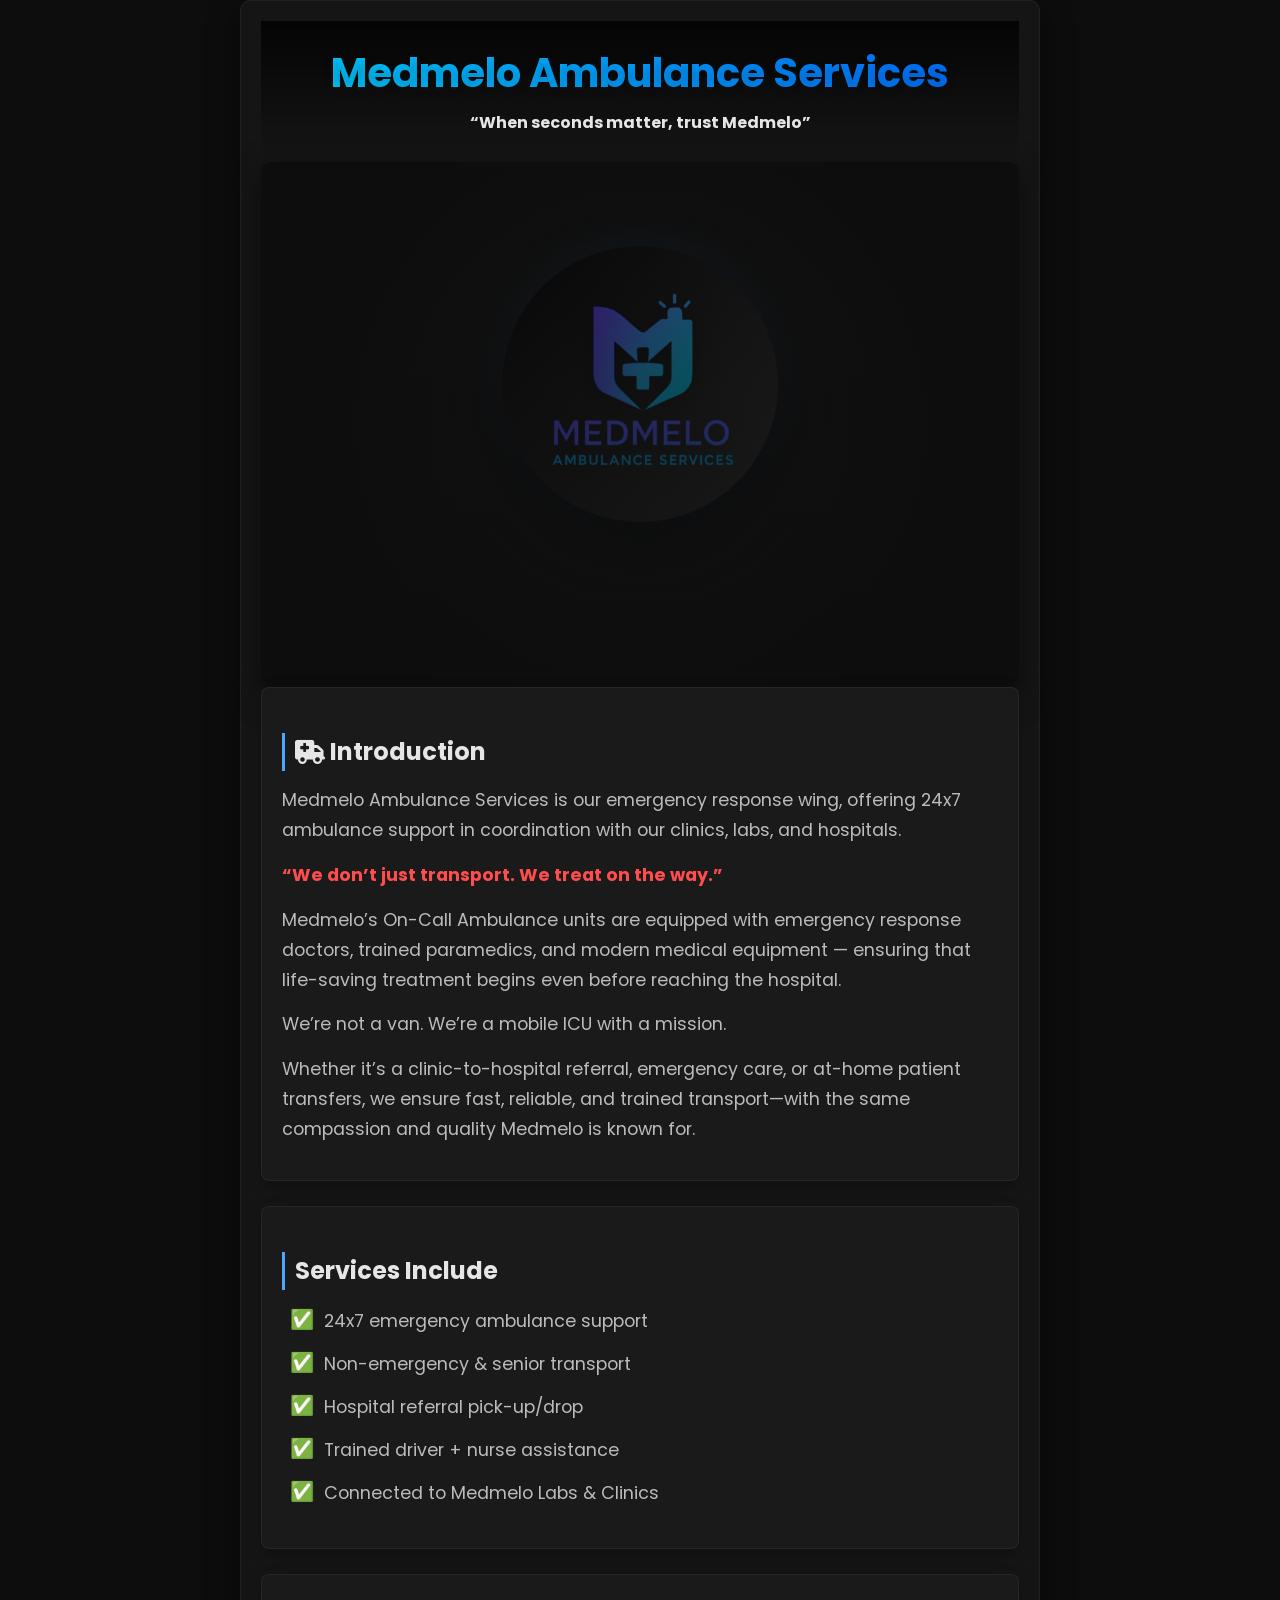
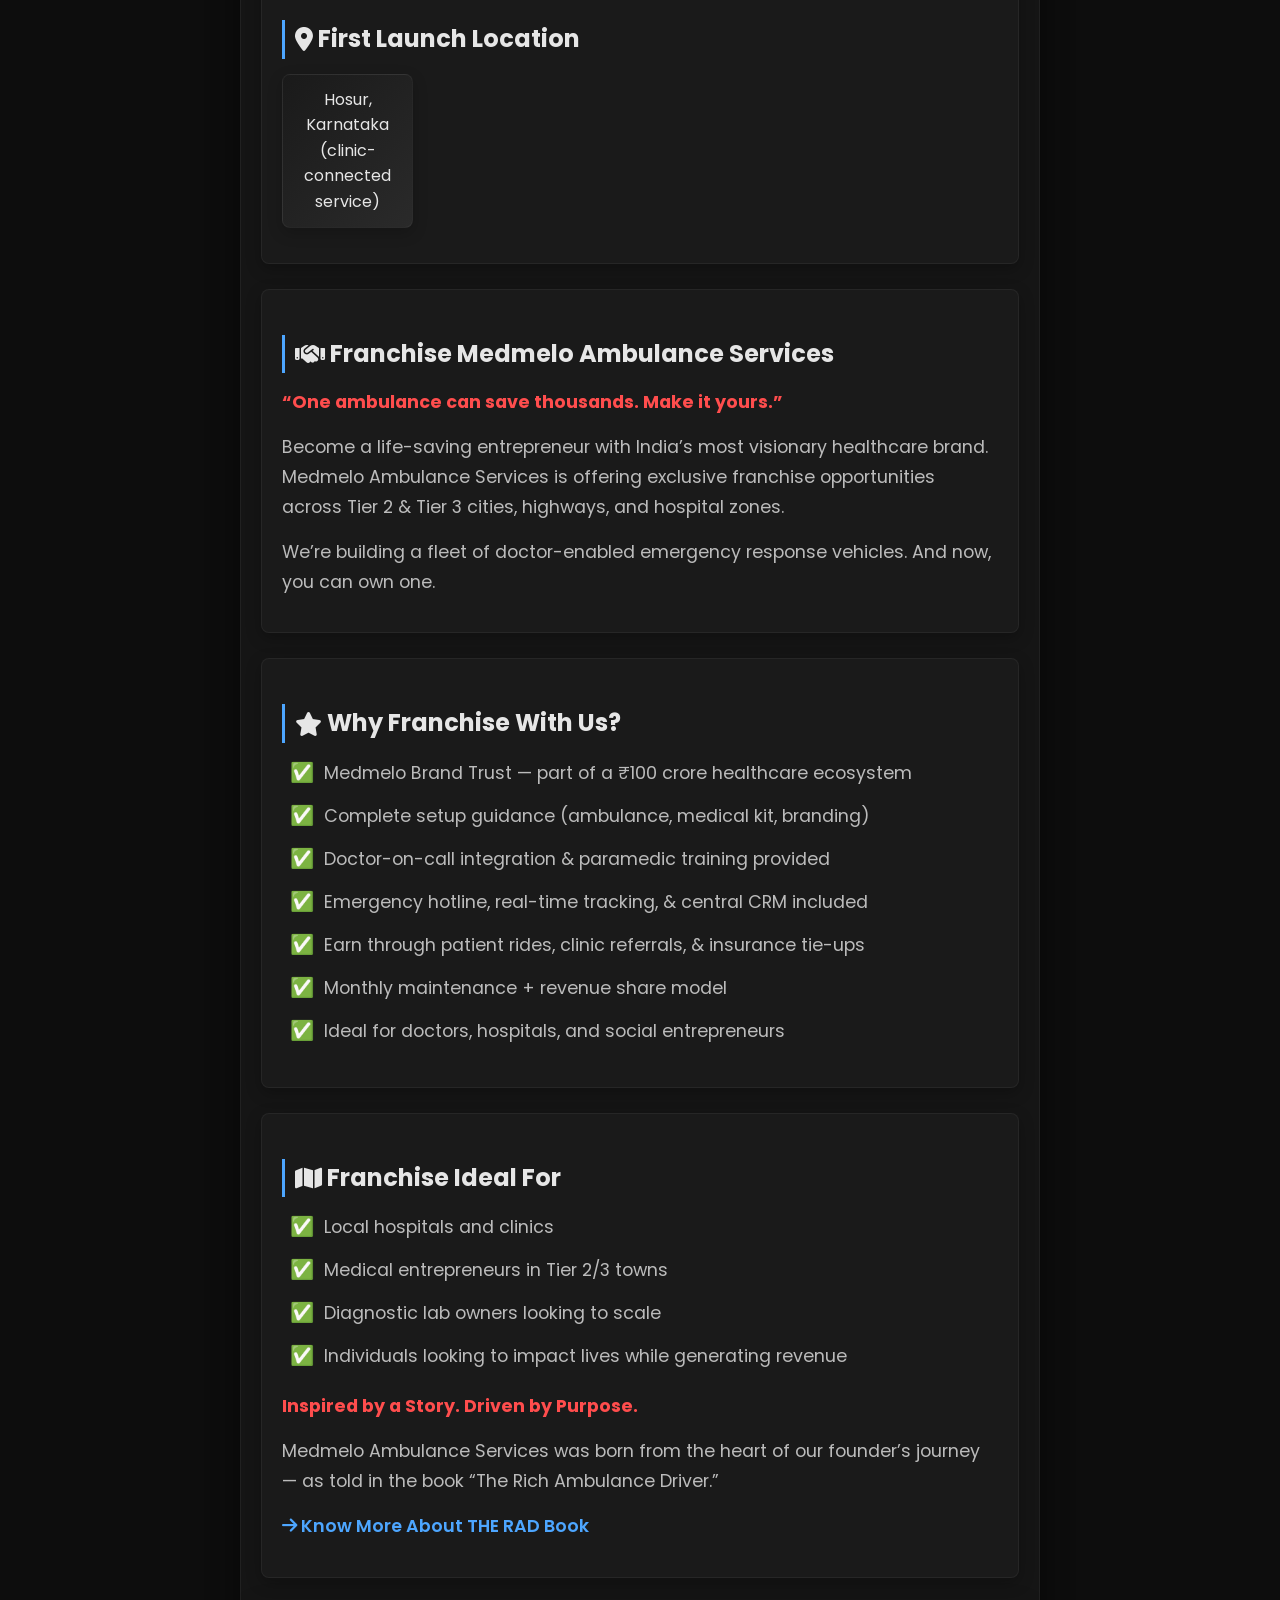
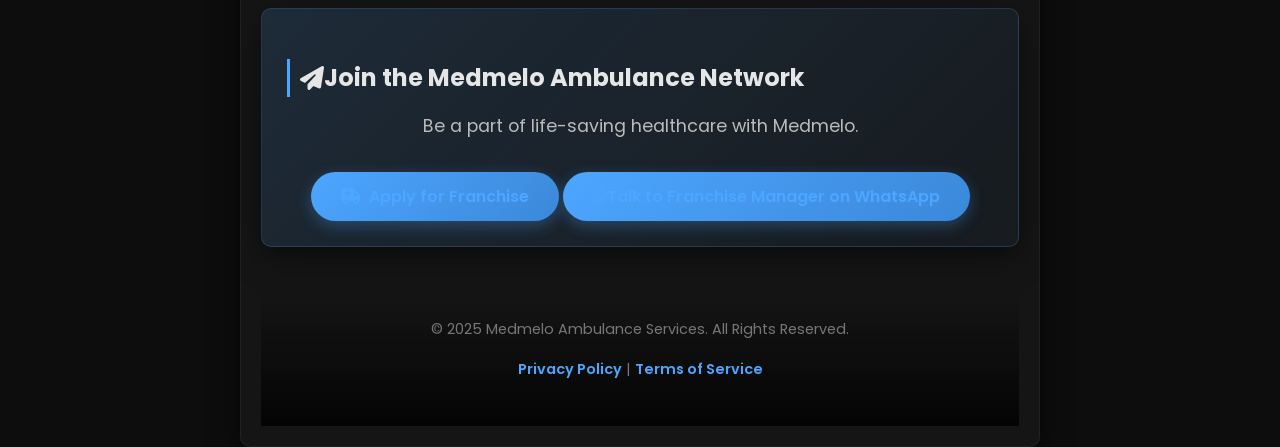
<file: ambulance.html>
<!DOCTYPE html>
<html lang="en">
<head>
  <title>Medmelo - Ambulance Services</title>
  <meta charset="utf-8">
  <meta name="viewport" content="width=device-width, initial-scale=1">
  <meta http-equiv="X-UA-Compatible" content="IE=edge">
  <meta name="description" content="Medmelo Ambulance Services">
  <meta name="keywords" content="medmelo, ambulance, emergency, healthcare">
  <meta name="author" content="Bucky Maler">
  <link rel="stylesheet" href="assets/css/slider.css">
  <link rel="stylesheet" href="https://cdnjs.cloudflare.com/ajax/libs/font-awesome/6.4.0/css/all.min.css">
  <style>
    @import url('https://fonts.googleapis.com/css2?family=Poppins:wght@300;400;500;600;700&display=swap');
    
    :root {
      --primary-color: #4da6ff;
      --primary-dark: #3b88d9;
      --accent-color: #ff4d4d;
      --text-light: #e6e6e6;
      --text-dark: #bbb;
      --bg-dark: #0d0d0d;
      --bg-card: #1a1a1a;
      --gradient-primary: linear-gradient(135deg, #4da6ff, #3b88d9);
      --gradient-dark: linear-gradient(135deg, #1a1a1a, #2a2a2a);
      --shadow-soft: 0 10px 30px rgba(0, 0, 0, 0.5);
      --shadow-strong: 0 15px 40px rgba(0, 0, 0, 0.8);
      --transition-smooth: all 0.3s ease;
    }
    
    * {
      box-sizing: border-box;
      margin: 0;
      padding: 0;
    }
    
    body {
      margin: 0;
      padding: 0;
      background: var(--bg-dark);
      font-family: 'Poppins', 'Segoe UI', sans-serif;
      color: var(--text-light);
      overflow-x: hidden;
      overflow-y: auto;
      line-height: 1.6;
    }
    
    .container {
      max-width: 1200px;
      margin: 0 auto;
      padding: 0 20px;
    }
    
    .header {
      padding: 20px 0;
      background: linear-gradient(180deg, rgba(0,0,0,0.8) 0%, rgba(13,13,13,0) 100%);
      position: relative;
    }
    
    .logo-container {
      display: flex;
      align-items: center;
      justify-content: center;
      margin-bottom: 5px;
    }
    
    .logo-container img {
      width: 44px;
      height: 44px;
      margin-right: 12px;
      filter: drop-shadow(0 2px 4px rgba(0,0,0,0.3));
    }
    
    .header h1 {
      font-size: clamp(1.8rem, 4vw, 2.5rem);
      font-weight: 700;
      margin: 0;
      background: linear-gradient(to right, #00c6ff, #0072ff);
      -webkit-background-clip: text;
      background-clip: text;
      -webkit-text-fill-color: transparent;
      text-shadow: 0 2px 10px rgba(0, 0, 0, 0.2);
    }
    
    .header h3 {
      text-align: center;
      font-size: clamp(1rem, 2.5vw, 1.2rem);
      font-weight: 400;
      margin: 0 0 10px;
      color: var(--primary-color);
    }
    
    .slider {
      padding: 2px 0;
      margin: 1px 0;
      min-height: 240px;
      position: relative;
      overflow: hidden;
      background: radial-gradient(circle at center, #1a1a1a 0%, #0d0d0d 70%);
      border-radius: 10px;
      box-shadow: var(--shadow-soft);
    }
    
    .slider::after {
      content: '';
      position: absolute;
      top: 0;
      left: 0;
      right: 0;
      bottom: 0;
      background: linear-gradient(180deg, rgba(13,13,13,0.5) 0%, rgba(13,13,13,0.8) 100%);
      pointer-events: none;
    }
    
    .slider .image-container {
      padding: 18px;
      width: 100%;
      height: 240px;
      display: flex;
      justify-content: center;
      align-items: center;
    }
    
    .slider .image-container img {
      height: 100%;
      width: auto;
      legalization-fit: cover;
      transition: all 0.5s ease;
      filter: drop-shadow(0 4px 10px rgba(0, 0, 0, 0.5));
      border-radius: 10px;
    }
    
    .slider .slide.active .image-container {
      border-color: rgba(77, 166, 255, 0.5);
      box-shadow: 0 15px 40px rgba(0, 0, 0, 0.8), 0 0 30px rgba(77, 166, 255, 0.2);
    }
    
    .slider .slide.active .image-container img {
      transform: scale(1.05);
    }
    
    .consultancy-content {
      max-width: 800px;
      margin: 0 auto;
      padding: 20px;
      background: rgba(26, 26, 26, 0.7);
      border-radius: 10px;
      box-shadow: var(--shadow-soft);
      backdrop-filter: blur(10px);
      -webkit-backdrop-filter: blur(10px);
      border: 1px solid rgba(255, 255, 255, 0.05);
    }
    
    .consultancy-content h2 {
      font-size: clamp(1.5rem, 4vw, 2.2rem);
      color: var(--text-light);
      margin-bottom: 20px;
      text-align: center;
      position: relative;
      padding-bottom: 10px;
    }
    
    .consultancy-content h2::after {
      content: '';
      position: absolute;
      bottom: 0;
      left: 50%;
      transform: translateX(-50%);
      width: 50px;
      height: 3px;
      background: var(--primary-color);
    }
    
    .consultancy-content h3 {
      font-size: clamp(1.2rem, 2.5vw, 1.5rem);
      color: var(--text-light);
      margin: 25px 0 15px;
      display: flex;
      align-items: center;
      border-left: 3px solid var(--primary-color);
      padding-left: 10px;
    }
    
    .consultancy-content p {
      font-size: clamp(0.9rem, 2.5vw, 1.1rem);
      color: var(--text-dark);
      margin-bottom: 15px;
      line-height: 1.7;
    }
    
    .consultancy-content ul {
      list-style: none;
      padding: 0;
      margin-bottom: 20px;
    }
    
    .consultancy-content ul li {
      font-size: clamp(0.9rem, 2.5vw, 1.1rem);
      color: var(--text-dark);
      margin-bottom: 12px;
      display: flex;
      align-items: center;
      padding-left: 8px;
      transition: var(--transition-smooth);
    }
    
    .consultancy-content ul li:hover {
      transform: translateX(5px);
      color: var(--text-light);
    }
    
    .consultancy-content ul li::before {
      content: "✅";
      margin-right: 10px;
      font-size: 1.1em;
    }
    
    .consultancy-content a {
      color: var(--primary-color);
      text-decoration: none;
      font-weight: 600;
      transition: var(--transition-smooth);
      display: inline-block;
    }
    
    .consultancy-content a:hover {
      color: var(--primary-dark);
      transform: translateX(5px);
    }
    
    .consultancy-content .highlight {
      color: var(--accent-color);
      font-weight: bold;
    }
    
    .consultancy-content .note {
      font-style: italic;
      color: #999;
      background: rgba(255, 77, 77, 0.1);
      padding: 10px 15px;
      border-radius: 5px;
      border-left: 3px solid var(--accent-color);
    }
    
    .section-card {
      background: var(--bg-card);
      border-radius: 8px;
      padding: 20px;
      margin-bottom: 25px;
      box-shadow: 0 5px 15px rgba(0, 0, 0, 0.3);
      border: 1px solid rgba(255, 255, 255, 0.05);
      transition: var(--transition-smooth);
    }
    
    .section-card:hover {
      transform: translateY(-5px);
      box-shadow: 0 8px 25px rgba(0, 0, 0, 0.4);
    }
    
    .flags-grid {
      display: grid;
      grid-template-columns: repeat(auto-fill, minmax(150px, 1fr));
      gap: 15px;
      margin: 15px 0;
    }
    
    .flag-item {
      background: var(--gradient-dark);
      border-radius: 8px;
      padding: 12px;
      text-align: center;
      box-shadow: 0 5px 15px rgba(0, 0, 0, 0.2);
      transition: var(--transition-smooth);
      border: 1px solid rgba(255, 255, 255, 0.05);
    }
    
    .flag-item:hover {
      transform: translateY(-3px);
      box-shadow: 0 8px 20px rgba(0, 0, 0, 0.3);
      background: linear-gradient(135deg, #1f1f1f, #2a2a2a);
    }
    
    .branches-grid {
      display: grid;
      grid-template-columns: repeat(auto-fill, minmax(120px, 1fr));
      gap: 15px;
      margin: 15px 0;
    }
    
    .branch-item {
      background: var(--gradient-dark);
      border-radius: 8px;
      padding: 12px;
      text-align: center;
      box-shadow: 0 5px 15px rgba(0, 0, 0, 0.2);
      transition: var(--transition-smooth);
      border: 1px solid rgba(255, 255, 255, 0.05);
    }
    
    .branch-item:hover {
      transform: translateY(-3px);
      box-shadow: 0 8px 20px rgba(0, 0, 0, 0.3);
      background: linear-gradient(135deg, #1f1f1f, #2a2a2a);
    }
    
    .cta-section {
      background: linear-gradient(135deg, rgba(77, 166, 255, 0.15), rgba(59, 136, 217, 0.05));
      border-radius: 10px;
      padding: 25px;
      margin: 30px 0;
      text-align: center;
      box-shadow: var(--shadow-soft);
      border: 1px solid rgba(77, 166, 255, 0.2);
    }
    
    .cta-button {
      display: inline-block;
      background: var(--gradient-primary);
      color: white;
      font-weight: 600;
      padding: 12px 30px;
      border-radius: 50px;
      margin-top: 15px;
      text-decoration: none;
      transition: var(--transition-smooth);
      box-shadow: 0 5px 15px rgba(77, 166, 255, 0.3);
    }
    
    .cta-button:hover {
      transform: translateY(-3px);
      box-shadow: 0 8px 25px rgba(77, 166, 255, 0.5);
    }
    
    .footer {
      text-align: center;
      padding: 30px 0;
      margin-top: 40px;
      background: linear-gradient(0deg, rgba(0,0,0,0.8) 0%, rgba(13,13,13,0) 100%);
    }
    
    .footer p {
      color: #777;
      font-size: 0.9rem;
    }
    
    .footer a {
      color: var(--primary-color);
      text-decoration: none;
    }
    
    @media (max-width: 768px) {
      .consultancy-content {
        padding: 20px 15px;
      }
      
      .flags-grid {
        grid-template-columns: repeat(auto-fill, minmax(120px, 1fr));
      }
      
      .branches-grid {
        grid-template-columns: repeat(auto-fill, minmax(100px, 1fr));
      }
    }
    
    @media (max-width: 600px) {
      .consultancy-content {
        padding: 15px;
      }
      
      .consultancy-content h2 {
        font-size: clamp(1.3rem, 4vw, 1.8rem);
      }
      
      .consultancy-content h3 {
        font-size: clamp(1.1rem, 2.5vw, 1.3rem);
      }
      
      .consultancy-content p,
      .consultancy-content ul li {
        font-size: clamp(0.85rem, 2.5vw, 1rem);
      }
      
      .header h1 {
        font-size: clamp(1.5rem, 4vw, 2rem);
      }
      
      .slider {
        min-height: 250px;
      }
      
      .flags-grid {
        grid-template-columns: repeat(auto-fill, minmax(100px, 1fr));
      }
      
      .branches-grid {
        grid-template-columns: repeat(auto-fill, minmax(80px, 1fr));
      }
    }
    
    @media (max-width: 400px) {
      .consultancy-content {
        padding: 12px;
      }
      
      .consultancy-content h2 {
        font-size: clamp(1.2rem, 4vw, 1.6rem);
      }
      
      .consultancy-content p,
      .consultancy-content ul li {
        font-size: clamp(0.8rem, 2.5vw, 0.95rem);
      }
      
      .header h1 {
        font-size: clamp(1.3rem, 4vw, 1.8rem);
      }
      
      .slider {
        min-height: 220px;
      }
    }
  </style>
</head>
<body>
  <div class="container">
    
    
    <div class="consultancy-content">
        
        <header class="header">
      <div class="logo-container">
        <h1 style="text-align: center;">Medmelo Ambulance Services</h1>
      </div>
      
        <div class="logo-container">
      <h4 style="text-align: center;">“When seconds matter, trust Medmelo”</h4>
      </div>
    </header>

    <div class="slider" data-slider-id="slider3">
      <div class="slide-container">
        <div class="slide active" id="slide3-1" onclick="window.location.href=''">
          <div class="image-container">
            <img src="assets/img/ambulance.png" alt="Single Item">
          </div>
        </div>
      </div>
    </div>
      <div class="section-card">
        <h3><i class="fas fa-ambulance"></i>&nbsp;Introduction</h3>
        <p>Medmelo Ambulance Services is our emergency response wing, offering 24x7 ambulance support in coordination with our clinics, labs, and hospitals.</p>
        <p><span class="highlight">“We don’t just transport. We treat on the way.”</span></p>
        <p>Medmelo’s On-Call Ambulance units are equipped with emergency response doctors, trained paramedics, and modern medical equipment — ensuring that life-saving treatment begins even before reaching the hospital.</p>
        <p>We’re not a van. We’re a mobile ICU with a mission.</p>
        <p>Whether it’s a clinic-to-hospital referral, emergency care, or at-home patient transfers, we ensure fast, reliable, and trained transport—with the same compassion and quality Medmelo is known for.</p>
      </div>

      <div class="section-card">
        <h3><i class="fas fa-siren"></i>Services Include</h3>
        <ul>
          <li>24x7 emergency ambulance support</li>
          <li>Non-emergency & senior transport</li>
          <li>Hospital referral pick-up/drop</li>
          <li>Trained driver + nurse assistance</li>
          <li>Connected to Medmelo Labs & Clinics</li>
        </ul>
      </div>

      <div class="section-card">
        <h3><i class="fas fa-map-marker-alt"></i>&nbsp;First Launch Location</h3>
        <div class="branches-grid">
          <div class="branch-item">Hosur, Karnataka (clinic-connected service)</div>
        </div>
      </div>

      <div class="section-card">
        <h3><i class="fas fa-handshake"></i>&nbsp;Franchise Medmelo Ambulance Services</h3>
        <p><span class="highlight">“One ambulance can save thousands. Make it yours.”</span></p>
        <p>Become a life-saving entrepreneur with India’s most visionary healthcare brand. Medmelo Ambulance Services is offering exclusive franchise opportunities across Tier 2 & Tier 3 cities, highways, and hospital zones.</p>
        <p>We’re building a fleet of doctor-enabled emergency response vehicles. And now, you can own one.</p>
      </div>

      <div class="section-card">
        <h3><i class="fas fa-star"></i>&nbsp;Why Franchise With Us?</h3>
        <ul>
          <li>Medmelo Brand Trust — part of a ₹100 crore healthcare ecosystem</li>
          <li>Complete setup guidance (ambulance, medical kit, branding)</li>
          <li>Doctor-on-call integration & paramedic training provided</li>
          <li>Emergency hotline, real-time tracking, & central CRM included</li>
          <li>Earn through patient rides, clinic referrals, & insurance tie-ups</li>
          <li>Monthly maintenance + revenue share model</li>
          <li>Ideal for doctors, hospitals, and social entrepreneurs</li>
        </ul>
      </div>

      <div class="section-card">
        <h3><i class="fas fa-map"></i>&nbsp;Franchise Ideal For</h3>
        <ul>
          <li>Local hospitals and clinics</li>
          <li>Medical entrepreneurs in Tier 2/3 towns</li>
          <li>Diagnostic lab owners looking to scale</li>
          <li>Individuals looking to impact lives while generating revenue</li>
        </ul>
        <p><span class="highlight">Inspired by a Story. Driven by Purpose.</span></p>
        <p>Medmelo Ambulance Services was born from the heart of our founder’s journey — as told in the book “The Rich Ambulance Driver.”</p>
        <p><a href="#"><i class="fas fa-arrow-right"></i> Know More About THE RAD Book</a></p>
      </div>

      <div class="cta-section">
        <h3><i class="fas fa-paper-plane"></i>Join the Medmelo Ambulance Network</h3>
        <p>Be a part of life-saving healthcare with Medmelo.</p>
        <a href="https://therichambulancedriver.com/" class="cta-button"><i class="fas fa-ambulance"></i>  Apply for Franchise</a>
        <a href="https://wa.me/medmelo" class="cta-button whatsapp-button" target="_blank">
          <i class="fab fa-whatsapp"></i>Talk to Franchise Manager on WhatsApp
        </a>
      </div>

      <footer class="footer">
        <p>© 2025 Medmelo Ambulance Services. All Rights Reserved.</p>
        <p><a href="#">Privacy Policy</a> | <a href="#">Terms of Service</a></p>
      </footer>
    </div>

    <script src="https://ajax.googleapis.com/ajax/libs/jquery/2.2.4/jquery.min.js"></script>
    <script>window.jQuery || document.write('<script src="assets/js/vendor/jquery-2.2.4.min.js"><\/script>')</script>
    <script src="assets/js/slider.js"></script>
    <script>
      $(document).ready(function() {
        $('body').css('overflow-y', 'auto');
        
        $('.section-card').each(function(index) {
          $(this).css('opacity', '0');
          $(this).css('transform', 'translateY(20px)');
          
          setTimeout(() => {
            $(this).css('transition', 'all 0.6s ease');
            $(this).css('opacity', '1');
            $(this).css('transform', 'translateY(0)');
          }, 100 * index);
        });
        
        $('.consultancy-content ul li').hover(
          function() {
            $(this).css('color', '#fff');
          },
          function() {
            $(this).css('color', '#bbb');
          }
        );
      });
    </script>
    </div>
</body>
</html>
</file>
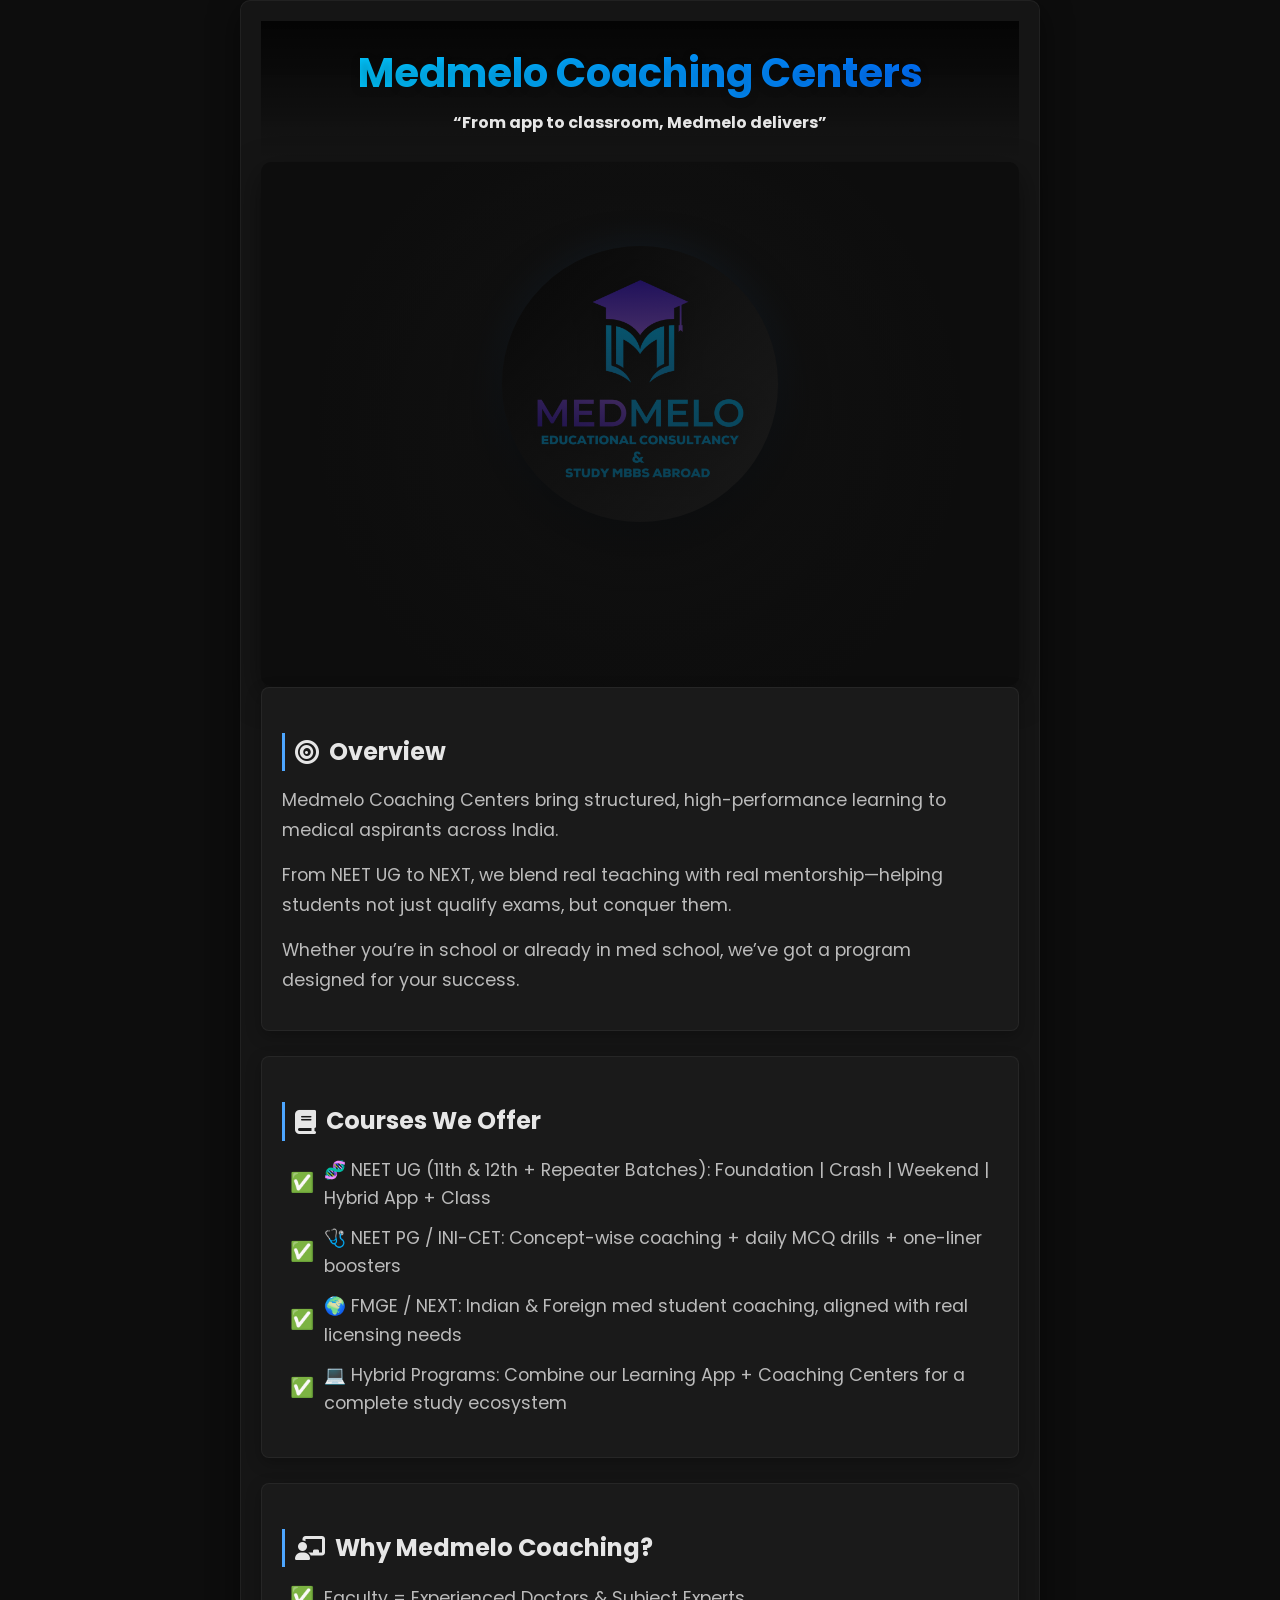
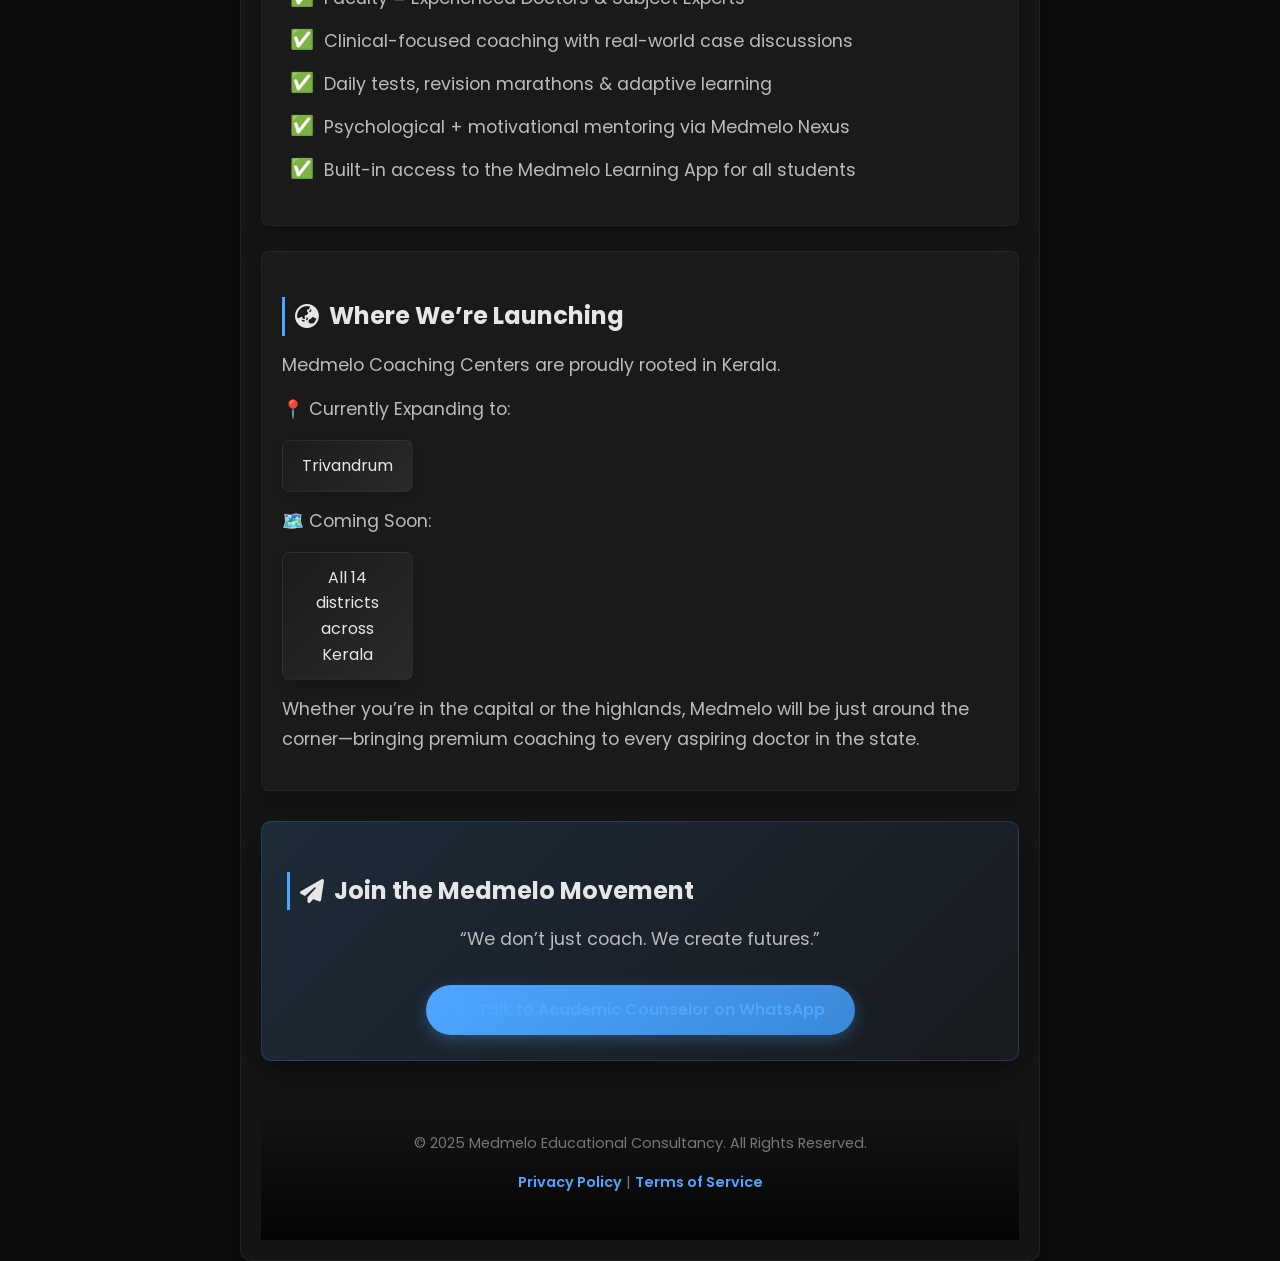
<file: aura.html>
<!DOCTYPE html>
<html lang="en">
<head>
  <title>Medmelo - Educational Consultancy & Placements</title>
  <meta charset="utf-8">
  <meta name="viewport" content="width=device-width, initial-scale=1">
  <meta http-equiv="X-UA-Compatible" content="IE=edge">
  <meta name="description" content="Medmelo Educational Consultancy">
  <meta name="keywords" content="medmelo, consultancy, mbbs, abroad">
  <meta name="author" content="Bucky Maler">
  <link rel="stylesheet" href="assets/css/slider.css">
  <link rel="stylesheet" href="https://cdnjs.cloudflare.com/ajax/libs/font-awesome/6.4.0/css/all.min.css">
  <style>
    @import url('https://fonts.googleapis.com/css2?family=Poppins:wght@300;400;500;600;700&display=swap');
    
    :root {
      --primary-color: #4da6ff;
      --primary-dark: #3b88d9;
      --accent-color: #ff4d4d;
      --text-light: #e6e6e6;
      --text-dark: #bbb;
      --bg-dark: #0d0d0d;
      --bg-card: #1a1a1a;
      --gradient-primary: linear-gradient(135deg, #4da6ff, #3b88d9);
      --gradient-dark: linear-gradient(135deg, #1a1a1a, #2a2a2a);
      --shadow-soft: 0 10px 30px rgba(0, 0, 0, 0.5);
      --shadow-strong: 0 15px 40px rgba(0, 0, 0, 0.8);
      --transition-smooth: all 0.3s ease;
    }
    
    * {
      box-sizing: border-box;
      margin: 0;
      padding: 0;
    }
    
    body {
      margin: 0;
      padding: 0;
      background: var(--bg-dark);
      font-family: 'Poppins', 'Segoe UI', sans-serif;
      color: var(--text-light);
      overflow-x: hidden;
      overflow-y: auto;
      line-height: 1.6;
    }
    
    .container {
      max-width: 1200px;
      margin: 0 auto;
      padding: 0 20px;
    }
    
    .header {
      padding: 20px 0;
      background: linear-gradient(180deg, rgba(0,0,0,0.8) 0%, rgba(13,13,13,0) 100%);
      position: relative;
    }
    
    .logo-container {
      display: flex;
      align-items: center;
      justify-content: center;
      margin-bottom: 5px;
    }
    
    .logo-container img {
      width: 44px;
      height: 44px;
      margin-right: 12px;
      filter: drop-shadow(0 2px 4px rgba(0,0,0,0.3));
    }
    
    .header h1 {
      font-size: clamp(1.8rem, 4vw, 2.5rem);
      font-weight: 700;
      margin: 0;
      background: linear-gradient(to right, #00c6ff, #0072ff);
      -webkit-background-clip: text;
      background-clip: text;
      -webkit-text-fill-color: transparent;
      text-shadow: 0 2px 10px rgba(0, 0, 0, 0.2);
    }
    
    .header h3 {
      text-align: center;
      font-size: clamp(1rem, 2.5vw, 1.2rem);
      font-weight: 400;
      margin: 0 0 10px;
      color: var(--primary-color);
    }
    
    .slider {
      padding: 2px 0;
      margin: 1px 0;
      min-height: 240px;
      position: relative;
      overflow: hidden;
      background: radial-gradient(circle at center, #1a1a1a 0%, #0d0d0d 70%);
      border-radius: 10px;
      box-shadow: var(--shadow-soft);
    }
    
    .slider::after {
      content: '';
      position: absolute;
      top: 0;
      left: 0;
      right: 0;
      bottom: 0;
      background: linear-gradient(180deg, rgba(13,13,13,0.5) 0%, rgba(13,13,13,0.8) 100%);
      pointer-events: none;
    }
    
    .slider .image-container {
      padding: 18px;
      width: 100%;
      height: 240px;
      display: flex;
      justify-content: center;
      align-items: center;
    }
    
    .slider .image-container img {
      height: 100%;
      width: auto;
      object-fit: cover;
      transition: all 0.5s ease;
      filter: drop-shadow(0 4px 10px rgba(0, 0, 0, 0.5));
      border-radius: 10px;
    }
    
    .slider .slide.active .image-container {
      border-color: rgba(77, 166, 255, 0.5);
      box-shadow: 0 15px 40px rgba(0, 0, 0, 0.8), 0 0 30px rgba(77, 166, 255, 0.2);
    }
    
    .slider .slide.active .image-container img {
      transform: scale(1.05);
    }
    
    .consultancy-content {
      max-width: 800px;
      margin: 0 auto;
      padding: 20px;
      background: rgba(26, 26, 26, 0.7);
      border-radius: 10px;
      box-shadow: var(--shadow-soft);
      backdrop-filter: blur(10px);
      -webkit-backdrop-filter: blur(10px);
      border: 1px solid rgba(255, 255, 255, 0.05);
    }
    
    .consultancy-content h2 {
      font-size: clamp(1.5rem, 4vw, 2.2rem);
      color: var(--text-light);
      margin-bottom: 20px;
      text-align: center;
      position: relative;
      padding-bottom: 10px;
    }
    
    .consultancy-content h2::after {
      content: '';
      position: absolute;
      bottom: 0;
      left: 50%;
      transform: translateX(-50%);
      width: 50px;
      height: 3px;
      background: var(--primary-color);
    }
    
    .consultancy-content h3 {
      font-size: clamp(1.2rem, 2.5vw, 1.5rem);
      color: var(--text-light);
      margin: 25px 0 15px;
      display: flex;
      align-items: center;
      border-left: 3px solid var(--primary-color);
      padding-left: 10px;
    }
    
    .consultancy-content p {
      font-size: clamp(0.9rem, 2.5vw, 1.1rem);
      color: var(--text-dark);
      margin-bottom: 15px;
      line-height: 1.7;
    }
    
    .consultancy-content ul {
      list-style: none;
      padding: 0;
      margin-bottom: 20px;
    }
    
    .consultancy-content ul li {
      font-size: clamp(0.9rem, 2.5vw, 1.1rem);
      color: var(--text-dark);
      margin-bottom: 12px;
      display: flex;
      align-items: center;
      padding-left: 8px;
      transition: var(--transition-smooth);
    }
    
    .consultancy-content ul li:hover {
      transform: translateX(5px);
      color: var(--text-light);
    }
    
    .consultancy-content ul li::before {
      content: "✅";
      margin-right: 10px;
      font-size: 1.1em;
    }
    
    .consultancy-content a {
      color: var(--primary-color);
      text-decoration: none;
      font-weight: 600;
      transition: var(--transition-smooth);
      display: inline-block;
    }
    
    .consultancy-content a:hover {
      color: var(--primary-dark);
      transform: translateX(5px);
    }
    
    .consultancy-content .highlight {
      color: var(--accent-color);
      font-weight: bold;
    }
    
    .consultancy-content .note {
      font-style: italic;
      color: #999;
      background: rgba(255, 77, 77, 0.1);
      padding: 10px 15px;
      border-radius: 5px;
      border-left: 3px solid var(--accent-color);
    }
    
    .section-card {
      background: var(--bg-card);
      border-radius: 8px;
      padding: 20px;
      margin-bottom: 25px;
      box-shadow: 0 5px 15px rgba(0, 0, 0, 0.3);
      border: 1px solid rgba(255, 255, 255, 0.05);
      transition: var(--transition-smooth);
    }
    
    .section-card:hover {
      transform: translateY(-5px);
      box-shadow: 0 8px 25px rgba(0, 0, 0, 0.4);
    }
    
    .flags-grid {
      display: grid;
      grid-template-columns: repeat(auto-fill, minmax(150px, 1fr));
      gap: 15px;
      margin: 15px 0;
    }
    
    .flag-item {
      background: var(--gradient-dark);
      border-radius: 8px;
      padding: 12px;
      text-align: center;
      box-shadow: 0 5px 15px rgba(0, 0, 0, 0.2);
      transition: var(--transition-smooth);
      border: 1px solid rgba(255, 255, 255, 0.05);
    }
    
    .flag-item:hover {
      transform: translateY(-3px);
      box-shadow: 0 8px 20px rgba(0, 0, 0, 0.3);
      background: linear-gradient(135deg, #1f1f1f, #2a2a2a);
    }
    
    .branches-grid {
      display: grid;
      grid-template-columns: repeat(auto-fill, minmax(120px, 1fr));
      gap: 15px;
      margin: 15px 0;
    }
    
    .branch-item {
      background: var(--gradient-dark);
      border-radius: 8px;
      padding: 12px;
      text-align: center;
      box-shadow: 0 5px 15px rgba(0, 0, 0, 0.2);
      transition: var(--transition-smooth);
      border: 1px solid rgba(255, 255, 255, 0.05);
    }
    
    .branch-item:hover {
      transform: translateY(-3px);
      box-shadow: 0 8px 20px rgba(0, 0, 0, 0.3);
      background: linear-gradient(135deg, #1f1f1f, #2a2a2a);
    }
    
    .cta-section {
      background: linear-gradient(135deg, rgba(77, 166, 255, 0.15), rgba(59, 136, 217, 0.05));
      border-radius: 10px;
      padding: 25px;
      margin: 30px 0;
      text-align: center;
      box-shadow: var(--shadow-soft);
      border: 1px solid rgba(77, 166, 255, 0.2);
    }
    
    .cta-button {
      display: inline-block;
      background: var(--gradient-primary);
      color: white;
      font-weight: 600;
      padding: 12px 30px;
      border-radius: 50px;
      margin-top: 15px;
      text-decoration: none;
      transition: var(--transition-smooth);
      box-shadow: 0 5px 15px rgba(77, 166, 255, 0.3);
    }
    
    .cta-button:hover {
      transform: translateY(-3px);
      box-shadow: 0 8px 25px rgba(77, 166, 255, 0.5);
    }
    
    .footer {
      text-align: center;
      padding: 30px 0;
      margin-top: 40px;
      background: linear-gradient(0deg, rgba(0,0,0,0.8) 0%, rgba(13,13,13,0) 100%);
    }
    
    .footer p {
      color: #777;
      font-size: 0.9rem;
    }
    
    .footer a {
      color: var(--primary-color);
      text-decoration: none;
    }
    
    @media (max-width: 768px) {
      .consultancy-content {
        padding: 20px 15px;
      }
      
      .flags-grid {
        grid-template-columns: repeat(auto-fill, minmax(120px, 1fr));
      }
      
      .branches-grid {
        grid-template-columns: repeat(auto-fill, minmax(100px, 1fr));
      }
    }
    
    @media (max-width: 600px) {
      .consultancy-content {
        padding: 15px;
      }
      
      .consultancy-content h2 {
        font-size: clamp(1.3rem, 4vw, 1.8rem);
      }
      
      .consultancy-content h3 {
        font-size: clamp(1.1rem, 2.5vw, 1.3rem);
      }
      
      .consultancy-content p,
      .consultancy-content ul li {
        font-size: clamp(0.85rem, 2.5vw, 1rem);
      }
      
      .header h1 {
        font-size: clamp(1.5rem, 4vw, 2rem);
      }
      
      .slider {
        min-height: 250px;
      }
      
      .flags-grid {
        grid-template-columns: repeat(auto-fill, minmax(100px, 1fr));
      }
      
      .branches-grid {
        grid-template-columns: repeat(auto-fill, minmax(80px, 1fr));
      }
    }
    
    @media (max-width: 400px) {
      .consultancy-content {
        padding: 12px;
      }
      
      .consultancy-content h2 {
        font-size: clamp(1.2rem, 4vw, 1.6rem);
      }
      
      .consultancy-content p,
      .consultancy-content ul li {
        font-size: clamp(0.8rem, 2.5vw, 0.95rem);
      }
      
      .header h1 {
        font-size: clamp(1.3rem, 4vw, 1.8rem);
      }
      
      .slider {
        min-height: 220px;
      }
    }
  </style>
</head>
<body>
  <div class="container">
   
    
    <div class="consultancy-content">
         <header class="header">
      <div class="logo-container">
        <h1 style="text-align: center;">Medmelo Coaching Centers</h1>
      </div>
      <div class="logo-container">
      <h4 style="text-align: center;">“From app to classroom, Medmelo delivers”</h4>
      </div>
    </header>

    <div class="slider" data-slider-id="slider3">
      <div class="slide-container">
        <div class="slide active" id="slide3-1" onclick="window.location.href='https://medmeloinvestments.com/'">
          <div class="image-container">
            <img src="assets/img/consultancy.png" alt="Single Item">
          </div>
        </div>
      </div>
    </div>
      <div class="section-card">
        <h3><i class="fas fa-bullseye"></i>  Overview</h3>
        <p>Medmelo Coaching Centers bring structured, high-performance learning to medical aspirants across India.</p>
        <p>From NEET UG to NEXT, we blend real teaching with real mentorship—helping students not just qualify exams, but conquer them.</p>
        <p>Whether you’re in school or already in med school, we’ve got a program designed for your success.</p>
      </div>

      <div class="section-card">
        <h3><i class="fas fa-book"></i>  Courses We Offer</h3>
        <ul>
          <li>🧬 NEET UG (11th & 12th + Repeater Batches): Foundation | Crash | Weekend | Hybrid App + Class</li>
          <li>🩺 NEET PG / INI-CET: Concept-wise coaching + daily MCQ drills + one-liner boosters</li>
          <li>🌍 FMGE / NEXT: Indian & Foreign med student coaching, aligned with real licensing needs</li>
          <li>💻 Hybrid Programs: Combine our Learning App + Coaching Centers for a complete study ecosystem</li>
        </ul>
      </div>

      <div class="section-card">
        <h3><i class="fas fa-chalkboard-teacher"></i>  Why Medmelo Coaching?</h3>
        <ul>
          <li>Faculty = Experienced Doctors & Subject Experts</li>
          <li>Clinical-focused coaching with real-world case discussions</li>
          <li>Daily tests, revision marathons & adaptive learning</li>
          <li>Psychological + motivational mentoring via Medmelo Nexus</li>
          <li>Built-in access to the Medmelo Learning App for all students</li>
        </ul>
      </div>

      <div class="section-card">
        <h3><i class="fas fa-globe-asia"></i>  Where We’re Launching</h3>
        <p>Medmelo Coaching Centers are proudly rooted in Kerala.</p>
        <p>📍 Currently Expanding to:</p>
        <div class="branches-grid">
          <div class="branch-item">Trivandrum</div>
        </div>
        <p>🗺️ Coming Soon:</p>
        <div class="branches-grid">
          <div class="branch-item">All 14 districts across Kerala</div>
        </div>
        <p>Whether you’re in the capital or the highlands, Medmelo will be just around the corner—bringing premium coaching to every aspiring doctor in the state.</p>
        <!--<p><a href="#"><i class="fas fa-arrow-right"></i> Apply to Pre-book Your Slot</a></p>-->
      </div>

      <div class="cta-section">
        <h3><i class="fas fa-paper-plane"></i>  Join the Medmelo Movement</h3>
        <p>“We don’t just coach. We create futures.”</p>
        <a href="https://wa.me/medmelo" class="cta-button whatsapp-button" target="_blank">
          <i class="fab fa-whatsapp"></i>  Talk to Academic Counselor on WhatsApp
        </a>
        <!--<a href="#" class="cta-button"><i class="fas fa-info-circle"></i>  Get Fee Details</a>-->
        <!--<a href="#" class="cta-button"><i class="fas fa-handshake"></i>  Request Franchise Partnership</a>-->
      </div>

      <footer class="footer">
        <p>© 2025 Medmelo Educational Consultancy. All Rights Reserved.</p>
        <p><a href="#">Privacy Policy</a> | <a href="#">Terms of Service</a></p>
      </footer>
    </div>

    <script src="https://ajax.googleapis.com/ajax/libs/jquery/2.2.4/jquery.min.js"></script>
    <script>window.jQuery || document.write('<script src="assets/js/vendor/jquery-2.2.4.min.js"><\/script>')</script>
    <script src="assets/js/slider.js"></script>
    <script>
      $(document).ready(function() {
        $('body').css('overflow-y', 'auto');
        
        $('.section-card').each(function(index) {
          $(this).css('opacity', '0');
          $(this).css('transform', 'translateY(20px)');
          
          setTimeout(() => {
            $(this).css('transition', 'all 0.6s ease');
            $(this).css('opacity', '1');
            $(this).css('transform', 'translateY(0)');
          }, 100 * index);
        });
        
        $('.consultancy-content ul li').hover(
          function() {
            $(this).css('color', '#fff');
          },
          function() {
            $(this).css('color', '#bbb');
          }
        );
      });
    </script>
    </div>
</body>
</html>
</file>
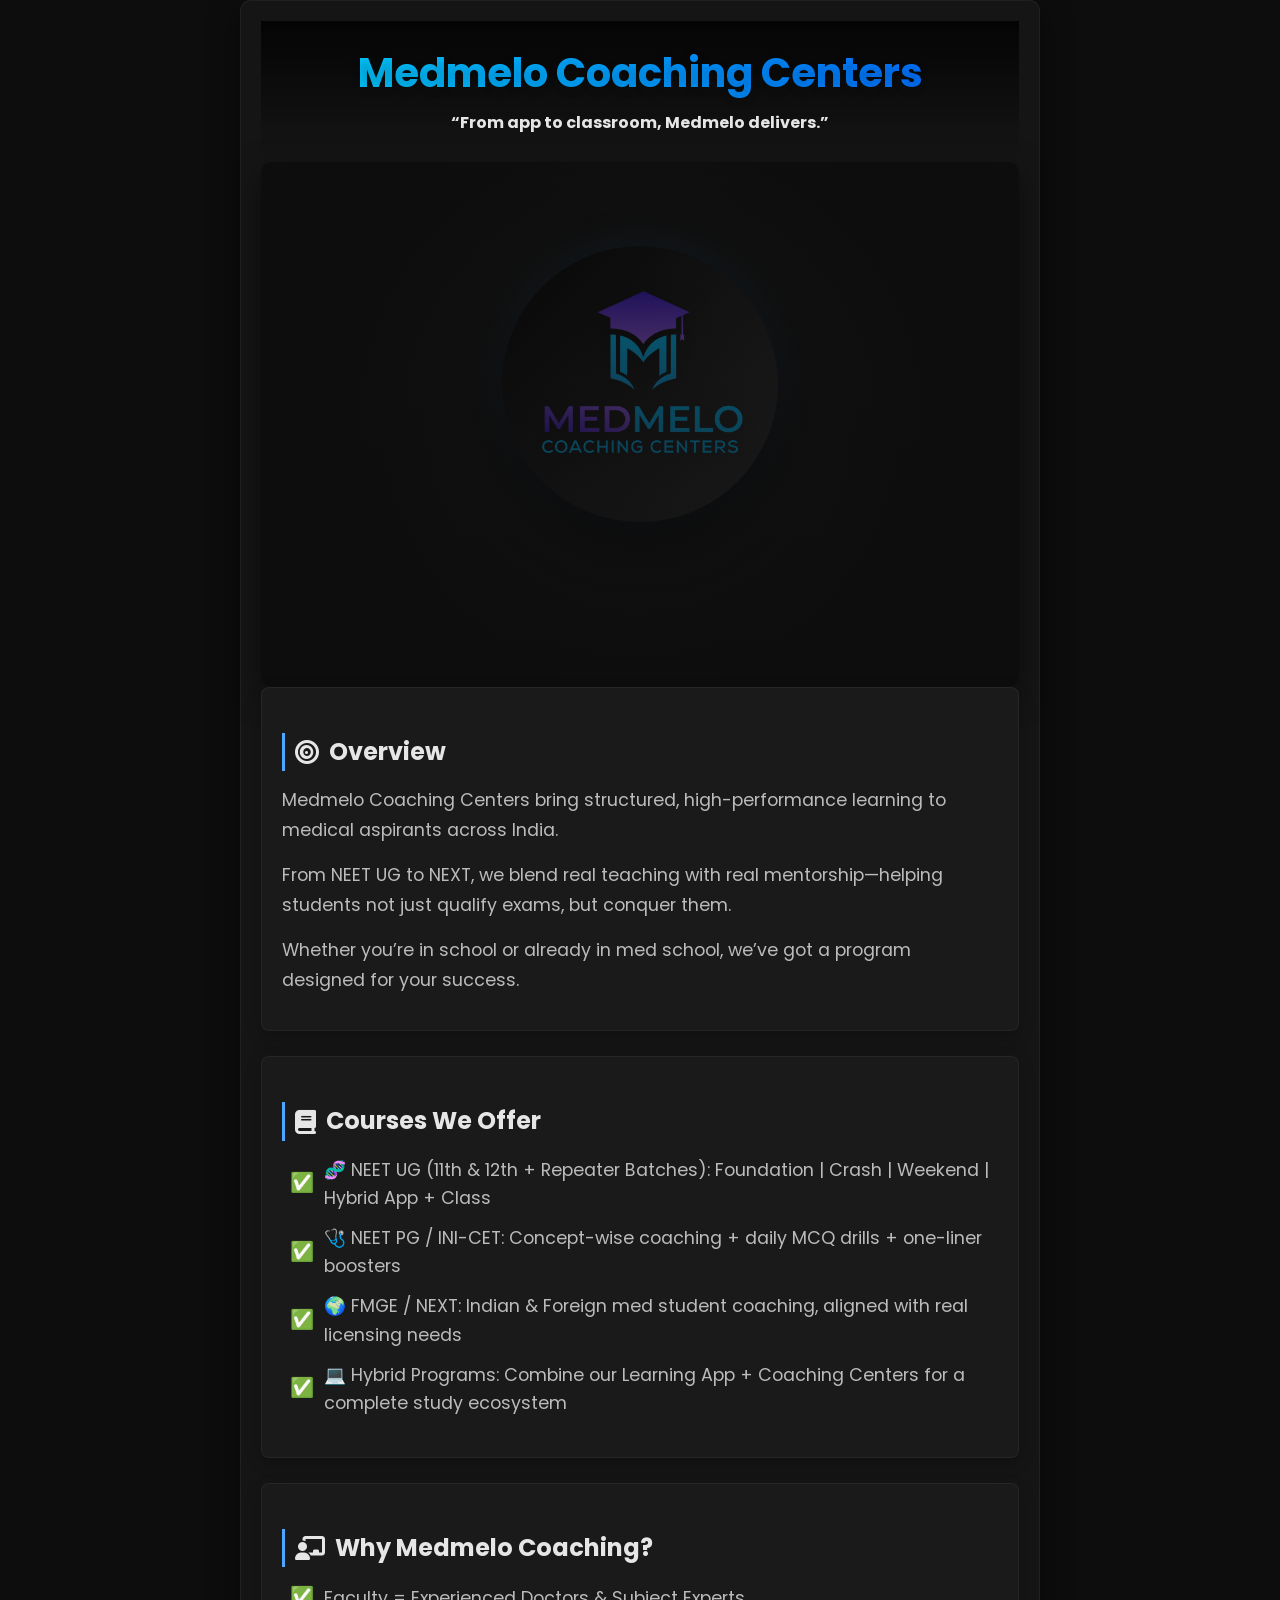
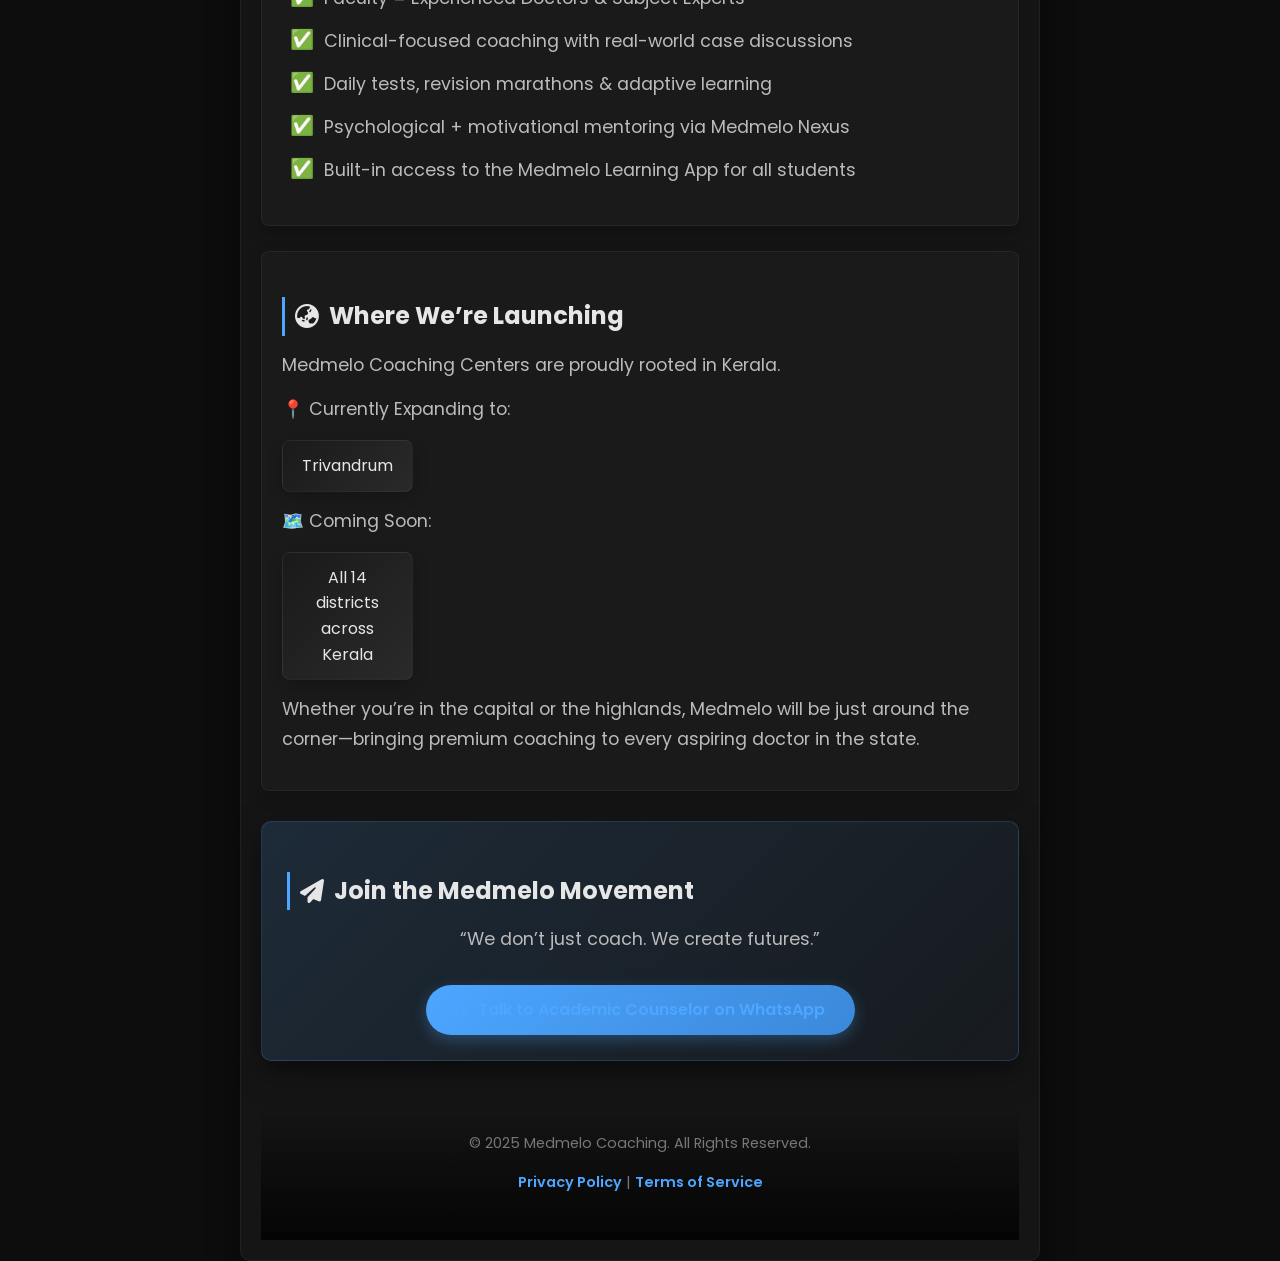
<file: coaching.html>
<!DOCTYPE html>
<html lang="en">
<head>
  <title>Medmelo - Educational Coaching</title>
  <meta charset="utf-8">
  <meta name="viewport" content="width=device-width, initial-scale=1">
  <meta http-equiv="X-UA-Compatible" content="IE=edge">
  <meta name="description" content="Medmelo Educational Consultancy">
  <meta name="keywords" content="medmelo, consultancy, mbbs, abroad">
  <meta name="author" content="Bucky Maler">
  <link rel="stylesheet" href="assets/css/slider.css">
  <link rel="stylesheet" href="https://cdnjs.cloudflare.com/ajax/libs/font-awesome/6.4.0/css/all.min.css">
  <style>
    @import url('https://fonts.googleapis.com/css2?family=Poppins:wght@300;400;500;600;700&display=swap');
    
    :root {
      --primary-color: #4da6ff;
      --primary-dark: #3b88d9;
      --accent-color: #ff4d4d;
      --text-light: #e6e6e6;
      --text-dark: #bbb;
      --bg-dark: #0d0d0d;
      --bg-card: #1a1a1a;
      --gradient-primary: linear-gradient(135deg, #4da6ff, #3b88d9);
      --gradient-dark: linear-gradient(135deg, #1a1a1a, #2a2a2a);
      --shadow-soft: 0 10px 30px rgba(0, 0, 0, 0.5);
      --shadow-strong: 0 15px 40px rgba(0, 0, 0, 0.8);
      --transition-smooth: all 0.3s ease;
    }
    
    * {
      box-sizing: border-box;
      margin: 0;
      padding: 0;
    }
    
    body {
      margin: 0;
      padding: 0;
      background: var(--bg-dark);
      font-family: 'Poppins', 'Segoe UI', sans-serif;
      color: var(--text-light);
      overflow-x: hidden;
      overflow-y: auto;
      line-height: 1.6;
    }
    
    .container {
      max-width: 1200px;
      margin: 0 auto;
      padding: 0 20px;
    }
    
    .header {
      padding: 20px 0;
      background: linear-gradient(180deg, rgba(0,0,0,0.8) 0%, rgba(13,13,13,0) 100%);
      position: relative;
    }
    
    .logo-container {
      display: flex;
      align-items: center;
      justify-content: center;
      margin-bottom: 5px;
    }
    
    .logo-container img {
      width: 44px;
      height: 44px;
      margin-right: 12px;
      filter: drop-shadow(0 2px 4px rgba(0,0,0,0.3));
    }
    
    .header h1 {
      font-size: clamp(1.8rem, 4vw, 2.5rem);
      font-weight: 700;
      margin: 0;
      background: linear-gradient(to right, #00c6ff, #0072ff);
      -webkit-background-clip: text;
      background-clip: text;
      -webkit-text-fill-color: transparent;
      text-shadow: 0 2px 10px rgba(0, 0, 0, 0.2);
    }
    
    .header h3 {
      text-align: center;
      font-size: clamp(1rem, 2.5vw, 1.2rem);
      font-weight: 400;
      margin: 0 0 10px;
      color: var(--primary-color);
    }
    
    .slider {
      padding: 2px 0;
      margin: 1px 0;
      min-height: 240px;
      position: relative;
      overflow: hidden;
      background: radial-gradient(circle at center, #1a1a1a 0%, #0d0d0d 70%);
      border-radius: 10px;
      box-shadow: var(--shadow-soft);
    }
    
    .slider::after {
      content: '';
      position: absolute;
      top: 0;
      left: 0;
      right: 0;
      bottom: 0;
      background: linear-gradient(180deg, rgba(13,13,13,0.5) 0%, rgba(13,13,13,0.8) 100%);
      pointer-events: none;
    }
    
    .slider .image-container {
      padding: 18px;
      width: 100%;
      height: 240px;
      display: flex;
      justify-content: center;
      align-items: center;
    }
    
    .slider .image-container img {
      height: 100%;
      width: auto;
      object-fit: cover;
      transition: all 0.5s ease;
      filter: drop-shadow(0 4px 10px rgba(0, 0, 0, 0.5));
      border-radius: 10px;
    }
    
    .slider .slide.active .image-container {
      border-color: rgba(77, 166, 255, 0.5);
      box-shadow: 0 15px 40px rgba(0, 0, 0, 0.8), 0 0 30px rgba(77, 166, 255, 0.2);
    }
    
    .slider .slide.active .image-container img {
      transform: scale(1.05);
    }
    
    .consultancy-content {
      max-width: 800px;
      margin: 0 auto;
      padding: 20px;
      background: rgba(26, 26, 26, 0.7);
      border-radius: 10px;
      box-shadow: var(--shadow-soft);
      backdrop-filter: blur(10px);
      -webkit-backdrop-filter: blur(10px);
      border: 1px solid rgba(255, 255, 255, 0.05);
    }
    
    .consultancy-content h2 {
      font-size: clamp(1.5rem, 4vw, 2.2rem);
      color: var(--text-light);
      margin-bottom: 20px;
      text-align: center;
      position: relative;
      padding-bottom: 10px;
    }
    
    .consultancy-content h2::after {
      content: '';
      position: absolute;
      bottom: 0;
      left: 50%;
      transform: translateX(-50%);
      width: 50px;
      height: 3px;
      background: var(--primary-color);
    }
    
    .consultancy-content h3 {
      font-size: clamp(1.2rem, 2.5vw, 1.5rem);
      color: var(--text-light);
      margin: 25px 0 15px;
      display: flex;
      align-items: center;
      border-left: 3px solid var(--primary-color);
      padding-left: 10px;
    }
    
    .consultancy-content p {
      font-size: clamp(0.9rem, 2.5vw, 1.1rem);
      color: var(--text-dark);
      margin-bottom: 15px;
      line-height: 1.7;
    }
    
    .consultancy-content ul {
      list-style: none;
      padding: 0;
      margin-bottom: 20px;
    }
    
    .consultancy-content ul li {
      font-size: clamp(0.9rem, 2.5vw, 1.1rem);
      color: var(--text-dark);
      margin-bottom: 12px;
      display: flex;
      align-items: center;
      padding-left: 8px;
      transition: var(--transition-smooth);
    }
    
    .consultancy-content ul li:hover {
      transform: translateX(5px);
      color: var(--text-light);
    }
    
    .consultancy-content ul li::before {
      content: "✅";
      margin-right: 10px;
      font-size: 1.1em;
    }
    
    .consultancy-content a {
      color: var(--primary-color);
      text-decoration: none;
      font-weight: 600;
      transition: var(--transition-smooth);
      display: inline-block;
    }
    
    .consultancy-content a:hover {
      color: var(--primary-dark);
      transform: translateX(5px);
    }
    
    .consultancy-content .highlight {
      color: var(--accent-color);
      font-weight: bold;
    }
    
    .consultancy-content .note {
      font-style: italic;
      color: #999;
      background: rgba(255, 77, 77, 0.1);
      padding: 10px 15px;
      border-radius: 5px;
      border-left: 3px solid var(--accent-color);
    }
    
    .section-card {
      background: var(--bg-card);
      border-radius: 8px;
      padding: 20px;
      margin-bottom: 25px;
      box-shadow: 0 5px 15px rgba(0, 0, 0, 0.3);
      border: 1px solid rgba(255, 255, 255, 0.05);
      transition: var(--transition-smooth);
    }
    
    .section-card:hover {
      transform: translateY(-5px);
      box-shadow: 0 8px 25px rgba(0, 0, 0, 0.4);
    }
    
    .flags-grid {
      display: grid;
      grid-template-columns: repeat(auto-fill, minmax(150px, 1fr));
      gap: 15px;
      margin: 15px 0;
    }
    
    .flag-item {
      background: var(--gradient-dark);
      border-radius: 8px;
      padding: 12px;
      text-align: center;
      box-shadow: 0 5px 15px rgba(0, 0, 0, 0.2);
      transition: var(--transition-smooth);
      border: 1px solid rgba(255, 255, 255, 0.05);
    }
    
    .flag-item:hover {
      transform: translateY(-3px);
      box-shadow: 0 8px 20px rgba(0, 0, 0, 0.3);
      background: linear-gradient(135deg, #1f1f1f, #2a2a2a);
    }
    
    .branches-grid {
      display: grid;
      grid-template-columns: repeat(auto-fill, minmax(120px, 1fr));
      gap: 15px;
      margin: 15px 0;
    }
    
    .branch-item {
      background: var(--gradient-dark);
      border-radius: 8px;
      padding: 12px;
      text-align: center;
      box-shadow: 0 5px 15px rgba(0, 0, 0, 0.2);
      transition: var(--transition-smooth);
      border: 1px solid rgba(255, 255, 255, 0.05);
    }
    
    .branch-item:hover {
      transform: translateY(-3px);
      box-shadow: 0 8px 20px rgba(0, 0, 0, 0.3);
      background: linear-gradient(135deg, #1f1f1f, #2a2a2a);
    }
    
    .cta-section {
      background: linear-gradient(135deg, rgba(77, 166, 255, 0.15), rgba(59, 136, 217, 0.05));
      border-radius: 10px;
      padding: 25px;
      margin: 30px 0;
      text-align: center;
      box-shadow: var(--shadow-soft);
      border: 1px solid rgba(77, 166, 255, 0.2);
    }
    
    .cta-button {
      display: inline-block;
      background: var(--gradient-primary);
      color: white;
      font-weight: 600;
      padding: 12px 30px;
      border-radius: 50px;
      margin-top: 15px;
      text-decoration: none;
      transition: var(--transition-smooth);
      box-shadow: 0 5px 15px rgba(77, 166, 255, 0.3);
    }
    
    .cta-button:hover {
      transform: translateY(-3px);
      box-shadow: 0 8px 25px rgba(77, 166, 255, 0.5);
    }
    
    .footer {
      text-align: center;
      padding: 30px 0;
      margin-top: 40px;
      background: linear-gradient(0deg, rgba(0,0,0,0.8) 0%, rgba(13,13,13,0) 100%);
    }
    
    .footer p {
      color: #777;
      font-size: 0.9rem;
    }
    
    .footer a {
      color: var(--primary-color);
      text-decoration: none;
    }
    
    @media (max-width: 768px) {
      .consultancy-content {
        padding: 20px 15px;
      }
      
      .flags-grid {
        grid-template-columns: repeat(auto-fill, minmax(120px, 1fr));
      }
      
      .branches-grid {
        grid-template-columns: repeat(auto-fill, minmax(100px, 1fr));
      }
    }
    
    @media (max-width: 600px) {
      .consultancy-content {
        padding: 15px;
      }
      
      .consultancy-content h2 {
        font-size: clamp(1.3rem, 4vw, 1.8rem);
      }
      
      .consultancy-content h3 {
        font-size: clamp(1.1rem, 2.5vw, 1.3rem);
      }
      
      .consultancy-content p,
      .consultancy-content ul li {
        font-size: clamp(0.85rem, 2.5vw, 1rem);
      }
      
      .header h1 {
        font-size: clamp(1.5rem, 4vw, 2rem);
      }
      
      .slider {
        min-height: 250px;
      }
      
      .flags-grid {
        grid-template-columns: repeat(auto-fill, minmax(100px, 1fr));
      }
      
      .branches-grid {
        grid-template-columns: repeat(auto-fill, minmax(80px, 1fr));
      }
    }
    
    @media (max-width: 400px) {
      .consultancy-content {
        padding: 12px;
      }
      
      .consultancy-content h2 {
        font-size: clamp(1.2rem, 4vw, 1.6rem);
      }
      
      .consultancy-content p,
      .consultancy-content ul li {
        font-size: clamp(0.8rem, 2.5vw, 0.95rem);
      }
      
      .header h1 {
        font-size: clamp(1.3rem, 4vw, 1.8rem);
      }
      
      .slider {
        min-height: 220px;
      }
    }
  </style>
</head>
<body>
  <div class="container">
   
    
    <div class="consultancy-content">
        
         <header class="header">
      <div class="logo-container">
        <h1 style="text-align: center;">Medmelo Coaching Centers</h1>
      </div>
      
      <div class="logo-container">
      <h4 style="text-align: center;">“From app to classroom, Medmelo delivers.”</h4>
      </div>
    </header>

    <div class="slider" data-slider-id="slider3">
      <div class="slide-container">
        <div class="slide active" id="slide3-1" onclick="window.location.href=''">
          <div class="image-container">
            <img src="assets/img/coaching.png" alt="Single Item">
          </div>
        </div>
      </div>
    </div>
      <div class="section-card">
        <h3><i class="fas fa-bullseye"></i>  Overview</h3>
        <p>Medmelo Coaching Centers bring structured, high-performance learning to medical aspirants across India.</p>
        <p>From NEET UG to NEXT, we blend real teaching with real mentorship—helping students not just qualify exams, but conquer them.</p>
        <p>Whether you’re in school or already in med school, we’ve got a program designed for your success.</p>
      </div>

      <div class="section-card">
        <h3><i class="fas fa-book"></i>  Courses We Offer</h3>
        <ul>
          <li>🧬 NEET UG (11th & 12th + Repeater Batches): Foundation | Crash | Weekend | Hybrid App + Class</li>
          <li>🩺 NEET PG / INI-CET: Concept-wise coaching + daily MCQ drills + one-liner boosters</li>
          <li>🌍 FMGE / NEXT: Indian & Foreign med student coaching, aligned with real licensing needs</li>
          <li>💻 Hybrid Programs: Combine our Learning App + Coaching Centers for a complete study ecosystem</li>
        </ul>
      </div>

      <div class="section-card">
        <h3><i class="fas fa-chalkboard-teacher"></i>  Why Medmelo Coaching?</h3>
        <ul>
          <li>Faculty = Experienced Doctors & Subject Experts</li>
          <li>Clinical-focused coaching with real-world case discussions</li>
          <li>Daily tests, revision marathons & adaptive learning</li>
          <li>Psychological + motivational mentoring via Medmelo Nexus</li>
          <li>Built-in access to the Medmelo Learning App for all students</li>
        </ul>
      </div>

      <div class="section-card">
        <h3><i class="fas fa-globe-asia"></i>  Where We’re Launching</h3>
        <p>Medmelo Coaching Centers are proudly rooted in Kerala.</p>
        <p>📍 Currently Expanding to:</p>
        <div class="branches-grid">
          <div class="branch-item">Trivandrum</div>
        </div>
        <p>🗺️ Coming Soon:</p>
        <div class="branches-grid">
          <div class="branch-item">All 14 districts across Kerala</div>
        </div>
        <p>Whether you’re in the capital or the highlands, Medmelo will be just around the corner—bringing premium coaching to every aspiring doctor in the state.</p>
        <!--<p><a href="#"><i class="fas fa-arrow-right"></i> Apply to Pre-book Your Slot</a></p>-->
      </div>

      <div class="cta-section">
        <h3><i class="fas fa-paper-plane"></i>  Join the Medmelo Movement</h3>
        <p>“We don’t just coach. We create futures.”</p>
        <a href="https://wa.me/medmelo" class="cta-button whatsapp-button" target="_blank">
          <i class="fab fa-whatsapp"></i>  Talk to Academic Counselor on WhatsApp
        </a>
        <!--<a href="#" class="cta-button"><i class="fas fa-info-circle"></i>  Get Fee Details</a>-->
        <!--<a href="#" class="cta-button"><i class="fas fa-handshake"></i>  Request Franchise Partnership</a>-->
      </div>

      <footer class="footer">
        <p>© 2025 Medmelo Coaching. All Rights Reserved.</p>
        <p><a href="#">Privacy Policy</a> | <a href="#">Terms of Service</a></p>
      </footer>
    </div>

    <script src="https://ajax.googleapis.com/ajax/libs/jquery/2.2.4/jquery.min.js"></script>
    <script>window.jQuery || document.write('<script src="assets/js/vendor/jquery-2.2.4.min.js"><\/script>')</script>
    <script src="assets/js/slider.js"></script>
    <script>
      $(document).ready(function() {
        $('body').css('overflow-y', 'auto');
        
        $('.section-card').each(function(index) {
          $(this).css('opacity', '0');
          $(this).css('transform', 'translateY(20px)');
          
          setTimeout(() => {
            $(this).css('transition', 'all 0.6s ease');
            $(this).css('opacity', '1');
            $(this).css('transform', 'translateY(0)');
          }, 100 * index);
        });
        
        $('.consultancy-content ul li').hover(
          function() {
            $(this).css('color', '#fff');
          },
          function() {
            $(this).css('color', '#bbb');
          }
        );
      });
    </script>
    </div>
</body>
</html>
</file>
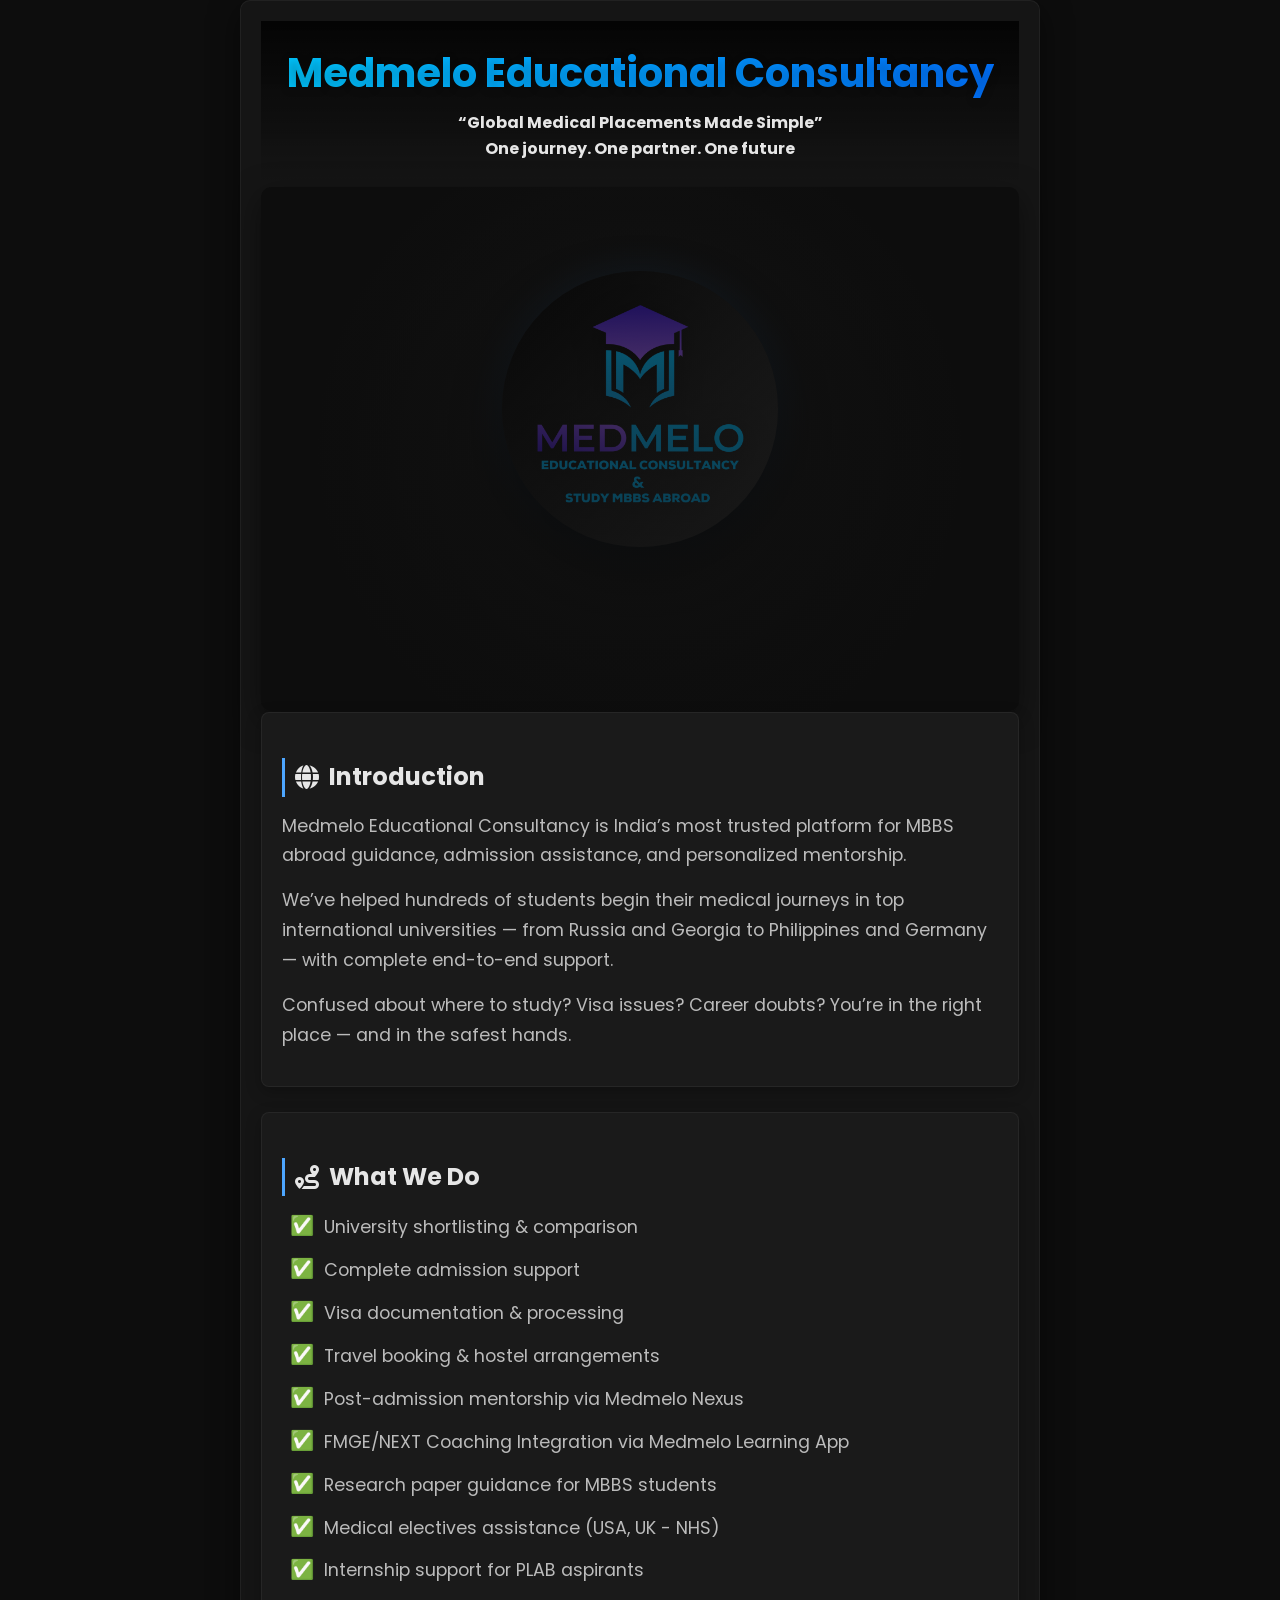
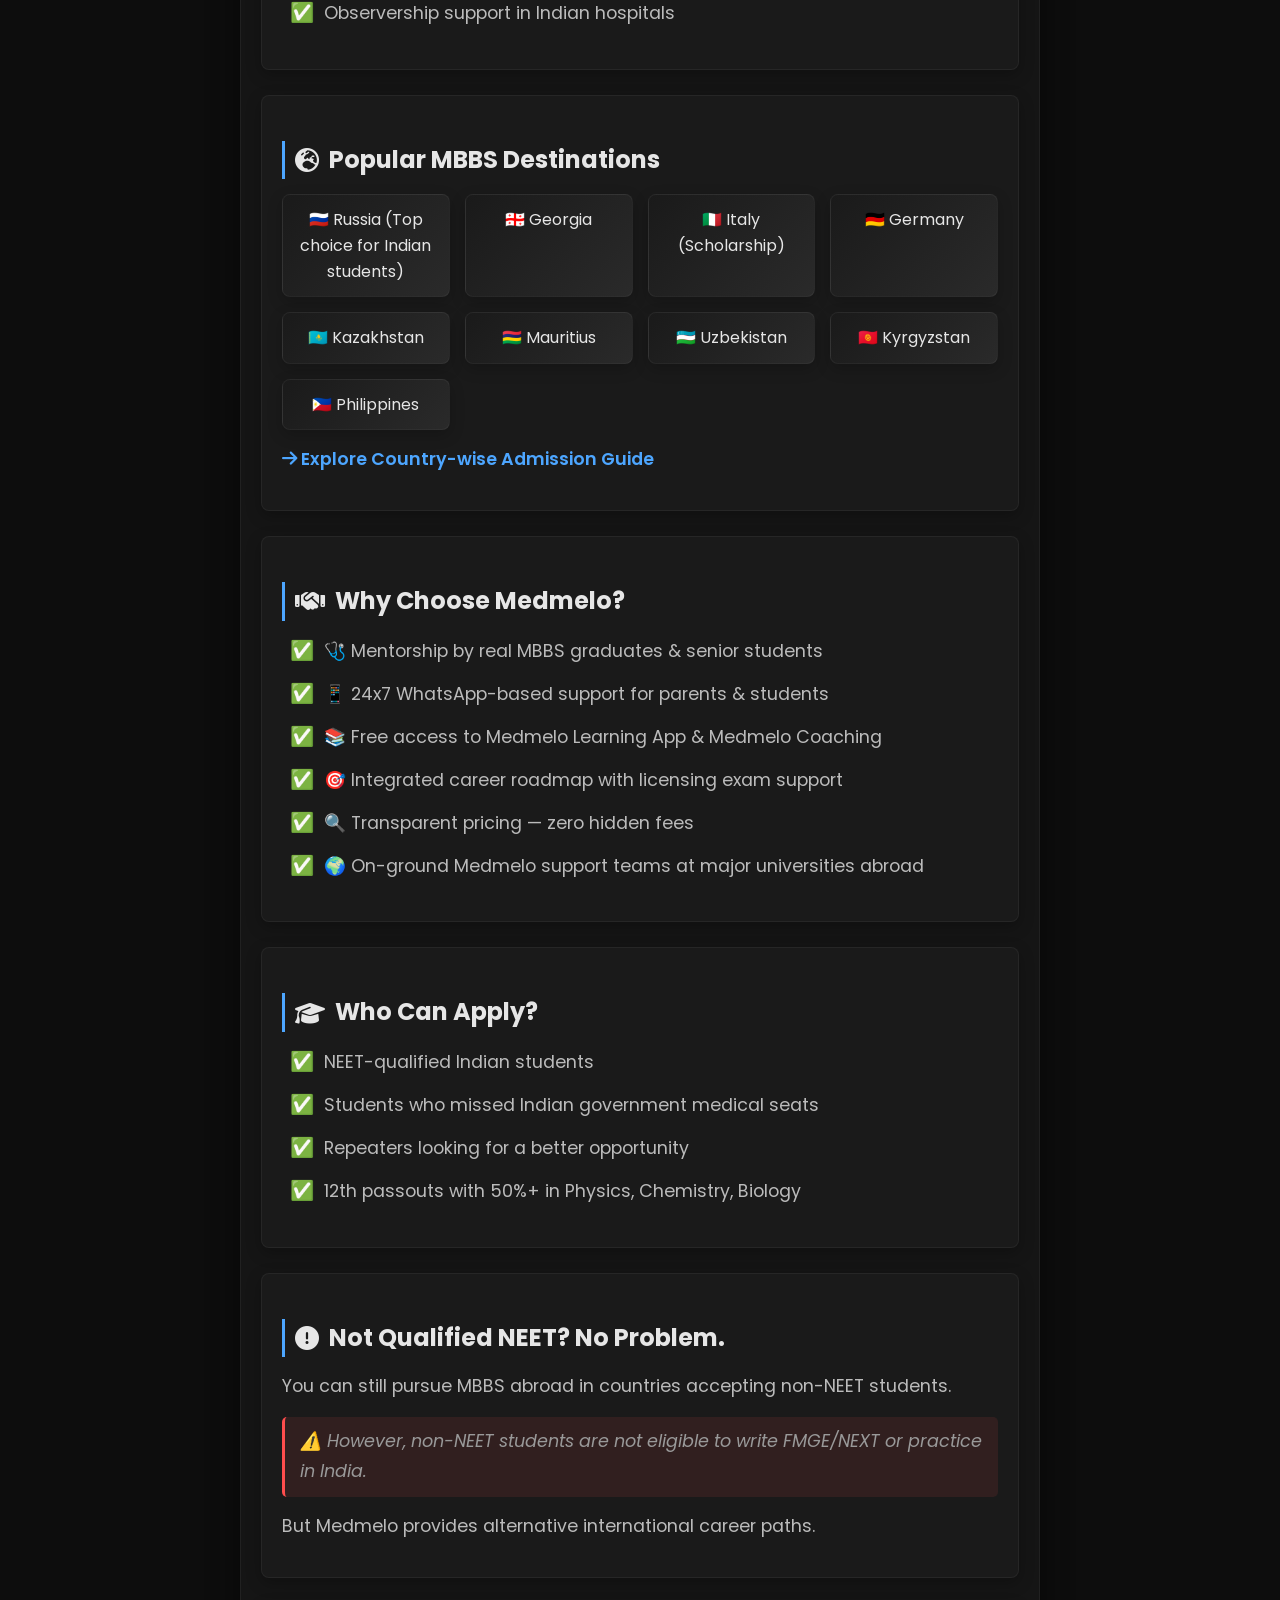
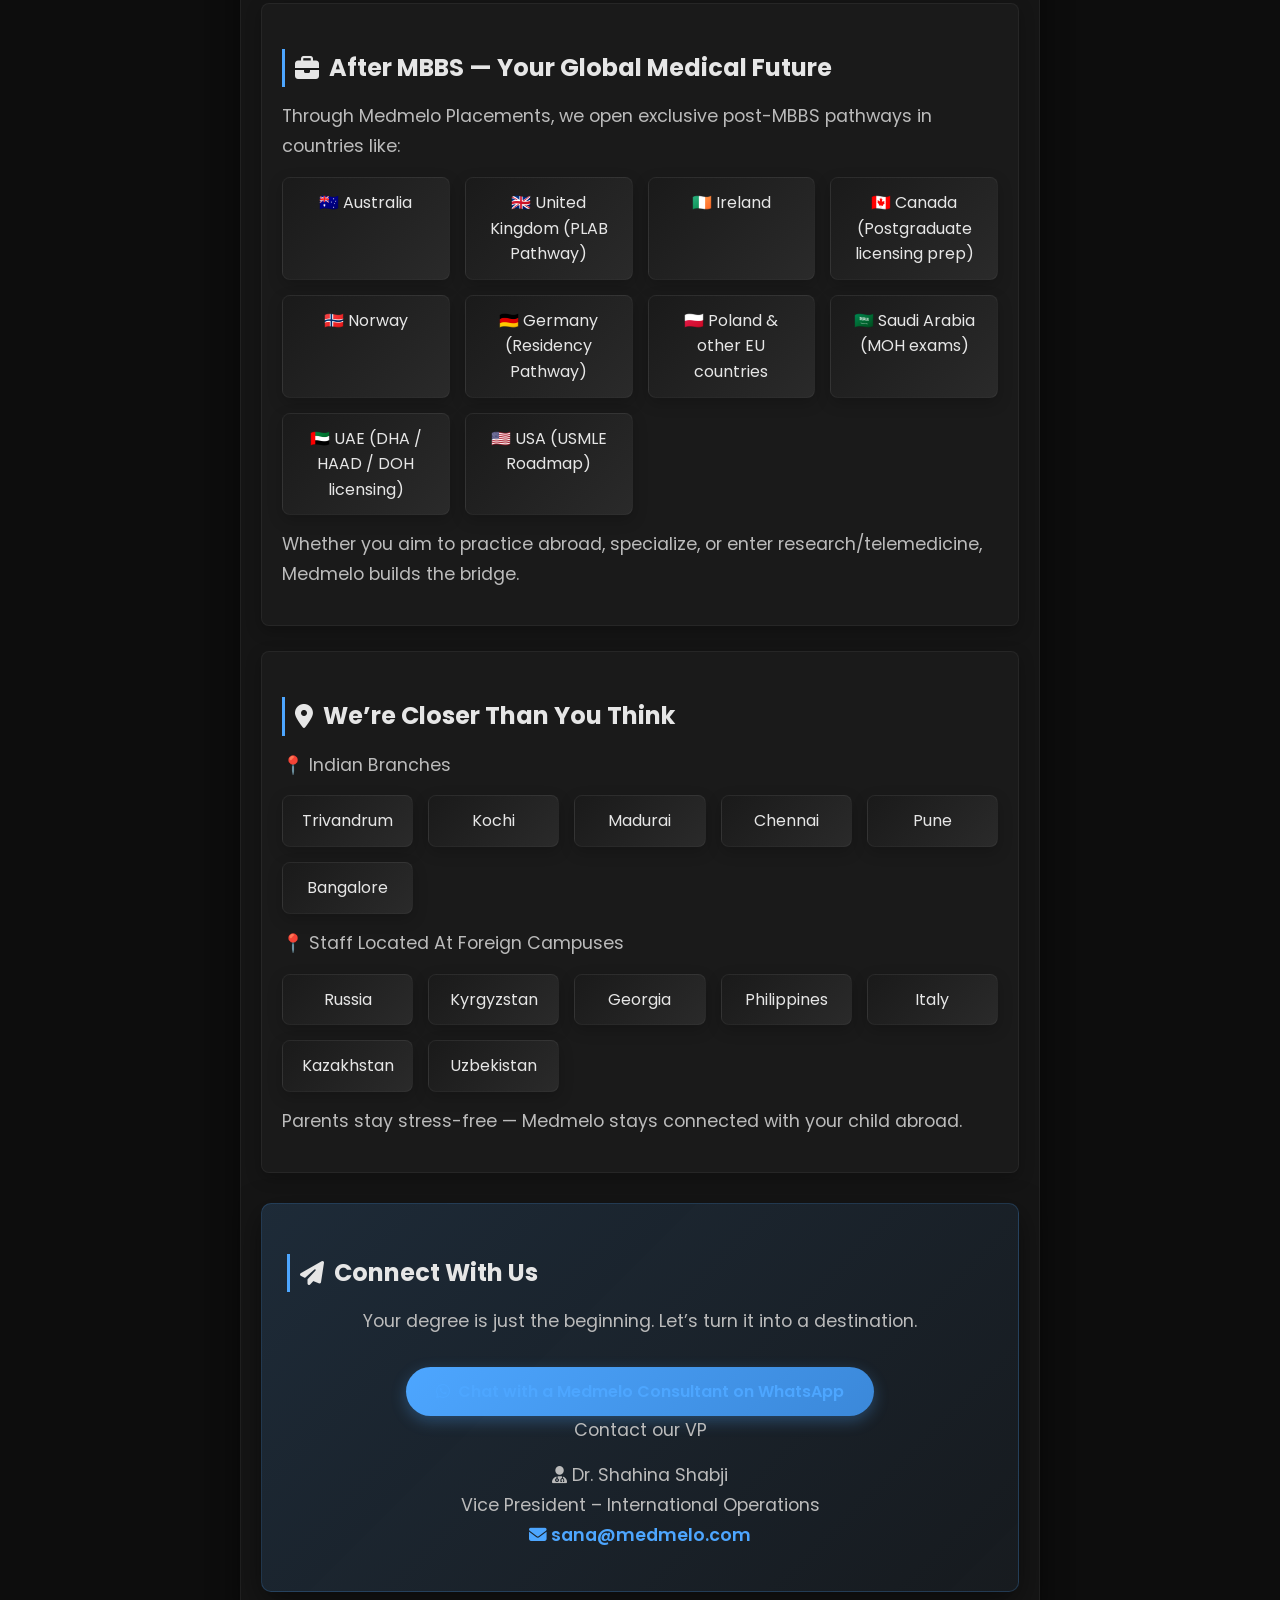
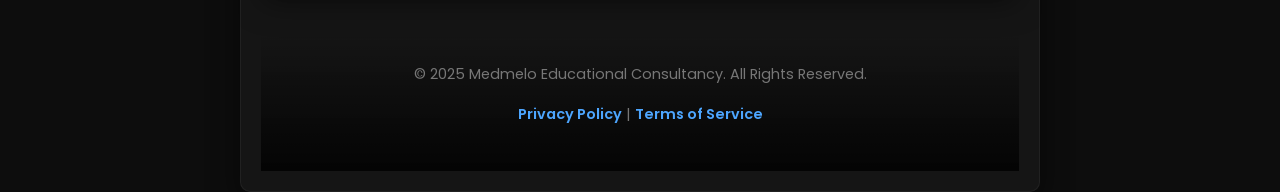
<file: edu.html>
<!DOCTYPE html>
<html lang="en">
<head>
  <title>Medmelo - Educational Consultancy</title>
  <meta charset="utf-8">
  <meta name="viewport" content="width=device-width, initial-scale=1">
  <meta http-equiv="X-UA-Compatible" content="IE=edge">
  <meta name="description" content="Medmelo Educational Consultancy">
  <meta name="keywords" content="medmelo, consultancy, mbbs, abroad">
  <meta name="author" content="Bucky Maler">
  <link rel="stylesheet" href="assets/css/slider.css">
  <link rel="stylesheet" href="https://cdnjs.cloudflare.com/ajax/libs/font-awesome/6.4.0/css/all.min.css">
  <style>
    @import url('https://fonts.googleapis.com/css2?family=Poppins:wght@300;400;500;600;700&display=swap');
    
    :root {
      --primary-color: #4da6ff;
      --primary-dark: #3b88d9;
      --accent-color: #ff4d4d;
      --text-light: #e6e6e6;
      --text-dark: #bbb;
      --bg-dark: #0d0d0d;
      --bg-card: #1a1a1a;
      --gradient-primary: linear-gradient(135deg, #4da6ff, #3b88d9);
      --gradient-dark: linear-gradient(135deg, #1a1a1a, #2a2a2a);
      --shadow-soft: 0 10px 30px rgba(0, 0, 0, 0.5);
      --shadow-strong: 0 15px 40px rgba(0, 0, 0, 0.8);
      --transition-smooth: all 0.3s ease;
    }
    
    * {
      box-sizing: border-box;
      margin: 0;
      padding: 0;
    }
    
    body {
      margin: 0;
      padding: 0;
      background: var(--bg-dark);
      font-family: 'Poppins', 'Segoe UI', sans-serif;
      color: var(--text-light);
      overflow-x: hidden;
      overflow-y: auto;
      line-height: 1.6;
    }
    
    .container {
      max-width: 1200px;
      margin: 0 auto;
      padding: 0 20px;
    }
    
    .header {
      padding: 20px 0;
      background: linear-gradient(180deg, rgba(0,0,0,0.8) 0%, rgba(13,13,13,0) 100%);
      position: relative;
    }
    
    .logo-container {
      display: flex;
      align-items: center;
      justify-content: center;
      margin-bottom: 5px;
    }
    
    .logo-container img {
      width: 44px;
      height: 44px;
      margin-right: 12px;
      filter: drop-shadow(0 2px 4px rgba(0,0,0,0.3));
    }
    
    .header h1 {
      font-size: clamp(1.8rem, 4vw, 2.5rem);
      font-weight: 700;
      margin: 0;
      background: linear-gradient(to right, #00c6ff, #0072ff);
      -webkit-background-clip: text;
      background-clip: text;
      -webkit-text-fill-color: transparent;
      text-shadow: 0 2px 10px rgba(0, 0, 0, 0.2);
    }
    
    .header h3 {
      text-align: center;
      font-size: clamp(1rem, 2.5vw, 1.2rem);
      font-weight: 400;
      margin: 0 0 10px;
      color: var(--primary-color);
    }
    
    .slider {
      padding: 2px 0;
      margin: 1px 0;
      min-height: 240px;
      position: relative;
      overflow: hidden;
      background: radial-gradient(circle at center, #1a1a1a 0%, #0d0d0d 70%);
      border-radius: 10px;
      box-shadow: var(--shadow-soft);
    }
    
    .slider::after {
      content: '';
      position: absolute;
      top: 0;
      left: 0;
      right: 0;
      bottom: 0;
      background: linear-gradient(180deg, rgba(13,13,13,0.5) 0%, rgba(13,13,13,0.8) 100%);
      pointer-events: none;
    }
    
    .slider .image-container {
      padding: 18px;
      width: 100%;
      height: 240px;
      display: flex;
      justify-content: center;
      align-items: center;
    }
    
    .slider .image-container img {
      height: 100%;
      width: auto;
      object-fit: cover;
      transition: all 0.5s ease;
      filter: drop-shadow(0 4px 10px rgba(0, 0, 0, 0.5));
      border-radius: 10px;
    }
    
    .slider .slide.active .image-container {
      border-color: rgba(77, 166, 255, 0.5);
      box-shadow: 0 15px 40px rgba(0, 0, 0, 0.8), 0 0 30px rgba(77, 166, 255, 0.2);
    }
    
    .slider .slide.active .image-container img {
      transform: scale(1.05);
    }
    
    .consultancy-content {
      max-width: 800px;
      margin: 0 auto;
      padding: 20px;
      background: rgba(26, 26, 26, 0.7);
      border-radius: 10px;
      box-shadow: var(--shadow-soft);
      backdrop-filter: blur(10px);
      -webkit-backdrop-filter: blur(10px);
      border: 1px solid rgba(255, 255, 255, 0.05);
    }
    
    .consultancy-content h2 {
      font-size: clamp(1.5rem, 4vw, 2.2rem);
      color: var(--text-light);
      margin-bottom: 20px;
      text-align: center;
      position: relative;
      padding-bottom: 10px;
    }
    
    .consultancy-content h2::after {
      content: '';
      position: absolute;
      bottom: 0;
      left: 50%;
      transform: translateX(-50%);
      width: 50px;
      height: 3px;
      background: var(--primary-color);
    }
    
    .consultancy-content h3 {
      font-size: clamp(1.2rem, 2.5vw, 1.5rem);
      color: var(--text-light);
      margin: 25px 0 15px;
      display: flex;
      align-items: center;
      border-left: 3px solid var(--primary-color);
      padding-left: 10px;
    }
    
    .consultancy-content p {
      font-size: clamp(0.9rem, 2.5vw, 1.1rem);
      color: var(--text-dark);
      margin-bottom: 15px;
      line-height: 1.7;
    }
    
    .consultancy-content ul {
      list-style: none;
      padding: 0;
      margin-bottom: 20px;
    }
    
    .consultancy-content ul li {
      font-size: clamp(0.9rem, 2.5vw, 1.1rem);
      color: var(--text-dark);
      margin-bottom: 12px;
      display: flex;
      align-items: center;
      padding-left: 8px;
      transition: var(--transition-smooth);
    }
    
    .consultancy-content ul li:hover {
      transform: translateX(5px);
      color: var(--text-light);
    }
    
    .consultancy-content ul li::before {
      content: "✅";
      margin-right: 10px;
      font-size: 1.1em;
    }
    
    .consultancy-content a {
      color: var(--primary-color);
      text-decoration: none;
      font-weight: 600;
      transition: var(--transition-smooth);
      display: inline-block;
    }
    
    .consultancy-content a:hover {
      color: var(--primary-dark);
      transform: translateX(5px);
    }
    
    .consultancy-content .highlight {
      color: var(--accent-color);
      font-weight: bold;
    }
    
    .consultancy-content .note {
      font-style: italic;
      color: #999;
      background: rgba(255, 77, 77, 0.1);
      padding: 10px 15px;
      border-radius: 5px;
      border-left: 3px solid var(--accent-color);
    }
    
    .section-card {
      background: var(--bg-card);
      border-radius: 8px;
      padding: 20px;
      margin-bottom: 25px;
      box-shadow: 0 5px 15px rgba(0, 0, 0, 0.3);
      border: 1px solid rgba(255, 255, 255, 0.05);
      transition: var(--transition-smooth);
    }
    
    .section-card:hover {
      transform: translateY(-5px);
      box-shadow: 0 8px 25px rgba(0, 0, 0, 0.4);
    }
    
    .flags-grid {
      display: grid;
      grid-template-columns: repeat(auto-fill, minmax(150px, 1fr));
      gap: 15px;
      margin: 15px 0;
    }
    
    .flag-item {
      background: var(--gradient-dark);
      border-radius: 8px;
      padding: 12px;
      text-align: center;
      box-shadow: 0 5px 15px rgba(0, 0, 0, 0.2);
      transition: var(--transition-smooth);
      border: 1px solid rgba(255, 255, 255, 0.05);
    }
    
    .flag-item:hover {
      transform: translateY(-3px);
      box-shadow: 0 8px 20px rgba(0, 0, 0, 0.3);
      background: linear-gradient(135deg, #1f1f1f, #2a2a2a);
    }
    
    .branches-grid {
      display: grid;
      grid-template-columns: repeat(auto-fill, minmax(120px, 1fr));
      gap: 15px;
      margin: 15px 0;
    }
    
    .branch-item {
      background: var(--gradient-dark);
      border-radius: 8px;
      padding: 12px;
      text-align: center;
      box-shadow: 0 5px 15px rgba(0, 0, 0, 0.2);
      transition: var(--transition-smooth);
      border: 1px solid rgba(255, 255, 255, 0.05);
    }
    
    .branch-item:hover {
      transform: translateY(-3px);
      box-shadow: 0 8px 20px rgba(0, 0, 0, 0.3);
      background: linear-gradient(135deg, #1f1f1f, #2a2a2a);
    }
    
    .cta-section {
      background: linear-gradient(135deg, rgba(77, 166, 255, 0.15), rgba(59, 136, 217, 0.05));
      border-radius: 10px;
      padding: 25px;
      margin: 30px 0;
      text-align: center;
      box-shadow: var(--shadow-soft);
      border: 1px solid rgba(77, 166, 255, 0.2);
    }
    
    .cta-button {
      display: inline-block;
      background: var(--gradient-primary);
      color: white;
      font-weight: 600;
      padding: 12px 30px;
      border-radius: 50px;
      margin-top: 15px;
      text-decoration: none;
      transition: var(--transition-smooth);
      box-shadow: 0 5px 15px rgba(77, 166, 255, 0.3);
    }
    
    .cta-button:hover {
      transform: translateY(-3px);
      box-shadow: 0 8px 25px rgba(77, 166, 255, 0.5);
    }
    
    .footer {
      text-align: center;
      padding: 30px 0;
      margin-top: 40px;
      background: linear-gradient(0deg, rgba(0,0,0,0.8) 0%, rgba(13,13,13,0) 100%);
    }
    
    .footer p {
      color: #777;
      font-size: 0.9rem;
    }
    
    .footer a {
      color: var(--primary-color);
      text-decoration: none;
    }
    
    @media (max-width: 768px) {
      .consultancy-content {
        padding: 20px 15px;
      }
      
      .flags-grid {
        grid-template-columns: repeat(auto-fill, minmax(120px, 1fr));
      }
      
      .branches-grid {
        grid-template-columns: repeat(auto-fill, minmax(100px, 1fr));
      }
    }
    
    @media (max-width: 600px) {
      .consultancy-content {
        padding: 15px;
      }
      
      .consultancy-content h2 {
        font-size: clamp(1.3rem, 4vw, 1.8rem);
      }
      
      .consultancy-content h3 {
        font-size: clamp(1.1rem, 2.5vw, 1.3rem);
      }
      
      .consultancy-content p,
      .consultancy-content ul li {
        font-size: clamp(0.85rem, 2.5vw, 1rem);
      }
      
      .header h1 {
        font-size: clamp(1.5rem, 4vw, 2rem);
      }
      
      .slider {
        min-height: 250px;
      }
      
      .flags-grid {
        grid-template-columns: repeat(auto-fill, minmax(100px, 1fr));
      }
      
      .branches-grid {
        grid-template-columns: repeat(auto-fill, minmax(80px, 1fr));
      }
    }
    
    @media (max-width: 400px) {
      .consultancy-content {
        padding: 12px;
      }
      
      .consultancy-content h2 {
        font-size: clamp(1.2rem, 4vw, 1.6rem);
      }
      
      .consultancy-content p,
      .consultancy-content ul li {
        font-size: clamp(0.8rem, 2.5vw, 0.95rem);
      }
      
      .header h1 {
        font-size: clamp(1.3rem, 4vw, 1.8rem);
      }
      
      .slider {
        min-height: 220px;
      }
    }
  </style>
</head>
<body>
  <div class="container">
   
    
    <div class="consultancy-content">
        
         <header class="header">
      <div class="logo-container">
        <h1 style="text-align: center;">Medmelo Educational Consultancy</h1>
      </div>
      
       <div class="logo-container">
      <h4 style="text-align: center;">“Global Medical Placements Made Simple”<br>One journey. One partner. One future</h4>
      </div>
    </header>

    <div class="slider" data-slider-id="slider3">
      <div class="slide-container">
        <div class="slide active" id="slide3-1" onclick="window.location.href='https://medmeloinvestments.com/'">
          <div class="image-container">
            <img src="assets/img/consultancy.png" alt="Single Item">
          </div>
        </div>
      </div>
    </div>
      <div class="section-card">
        <h3><i class="fas fa-globe"></i>  Introduction</h3>
        <p>Medmelo Educational Consultancy is India’s most trusted platform for MBBS abroad guidance, admission assistance, and personalized mentorship.</p>
        <p>We’ve helped hundreds of students begin their medical journeys in top international universities — from Russia and Georgia to Philippines and Germany — with complete end-to-end support.</p>
        <p>Confused about where to study? Visa issues? Career doubts? You’re in the right place — and in the safest hands.</p>
      </div>

      <div class="section-card">
        <h3><i class="fas fa-route"></i>  What We Do</h3>
        <ul>
          <li>University shortlisting & comparison</li>
          <li>Complete admission support</li>
          <li>Visa documentation & processing</li>
          <li>Travel booking & hostel arrangements</li>
          <li>Post-admission mentorship via Medmelo Nexus</li>
          <li>FMGE/NEXT Coaching Integration via Medmelo Learning App</li>
          <li>Research paper guidance for MBBS students</li>
          <li>Medical electives assistance (USA, UK - NHS)</li>
          <li>Internship support for PLAB aspirants</li>
          <li>Observership support in Indian hospitals</li>
        </ul>
      </div>

      <div class="section-card">
        <h3><i class="fas fa-globe-europe"></i>  Popular MBBS Destinations</h3>
        <div class="flags-grid">
          <div class="flag-item">🇷🇺 Russia (Top choice for Indian students)</div>
          <div class="flag-item">🇬🇪 Georgia</div>
          <div class="flag-item">🇮🇹 Italy (Scholarship)</div>
          <div class="flag-item">🇩🇪 Germany</div>
          <div class="flag-item">🇰🇿 Kazakhstan</div>
          <div class="flag-item">🇲🇺 Mauritius</div>
          <div class="flag-item">🇺🇿 Uzbekistan</div>
          <div class="flag-item">🇰🇬 Kyrgyzstan</div>
          <div class="flag-item">🇵🇭 Philippines</div>
        </div>
        <p><a href="#"><i class="fas fa-arrow-right"></i> Explore Country-wise Admission Guide</a></p>
      </div>

      <div class="section-card">
        <h3><i class="fas fa-handshake"></i>  Why Choose Medmelo?</h3>
        <ul>
          <li>🩺 Mentorship by real MBBS graduates & senior students</li>
          <li>📱 24x7 WhatsApp-based support for parents & students</li>
          <li>📚 Free access to Medmelo Learning App & Medmelo Coaching</li>
          <li>🎯 Integrated career roadmap with licensing exam support</li>
          <li>🔍 Transparent pricing — zero hidden fees</li>
          <li>🌍 On-ground Medmelo support teams at major universities abroad</li>
        </ul>
      </div>

      <div class="section-card">
        <h3><i class="fas fa-graduation-cap"></i>  Who Can Apply?</h3>
        <ul>
          <li>NEET-qualified Indian students</li>
          <li>Students who missed Indian government medical seats</li>
          <li>Repeaters looking for a better opportunity</li>
          <li>12th passouts with 50%+ in Physics, Chemistry, Biology</li>
        </ul>
      </div>

      <div class="section-card">
        <h3><i class="fas fa-exclamation-circle"></i>  Not Qualified NEET? No Problem.</h3>
        <p>You can still pursue MBBS abroad in countries accepting non-NEET students.</p>
        <p class="note">⚠️ However, non-NEET students are not eligible to write FMGE/NEXT or practice in India.</p>
        <p>But Medmelo provides alternative international career paths.</p>
      </div>

      <div class="section-card">
        <h3><i class="fas fa-briefcase"></i>  After MBBS — Your Global Medical Future</h3>
        <p>Through Medmelo Placements, we open exclusive post-MBBS pathways in countries like:</p>
        <div class="flags-grid">
          <div class="flag-item">🇦🇺 Australia</div>
          <div class="flag-item">🇬🇧 United Kingdom (PLAB Pathway)</div>
          <div class="flag-item">🇮🇪 Ireland</div>
          <div class="flag-item">🇨🇦 Canada (Postgraduate licensing prep)</div>
          <div class="flag-item">🇳🇴 Norway</div>
          <div class="flag-item">🇩🇪 Germany (Residency Pathway)</div>
          <div class="flag-item">🇵🇱 Poland & other EU countries</div>
          <div class="flag-item">🇸🇦 Saudi Arabia (MOH exams)</div>
          <div class="flag-item">🇦🇪 UAE (DHA / HAAD / DOH licensing)</div>
          <div class="flag-item">🇺🇸 USA (USMLE Roadmap)</div>
        </div>
        <p>Whether you aim to practice abroad, specialize, or enter research/telemedicine, Medmelo builds the bridge.</p>
      </div>

      <div class="section-card">
        <h3><i class="fas fa-map-marker-alt"></i>  We’re Closer Than You Think</h3>
        <p>📍 Indian Branches</p>
        <div class="branches-grid">
          <div class="branch-item">Trivandrum</div>
          <div class="branch-item">Kochi</div>
          <div class="branch-item">Madurai</div>
          <div class="branch-item">Chennai</div>
          <div class="branch-item">Pune</div>
          <div class="branch-item">Bangalore</div>
        </div>
        <p>📍 Staff Located At Foreign Campuses</p>
        <div class="branches-grid">
          <div class="branch-item">Russia</div>
          <div class="branch-item">Kyrgyzstan</div>
          <div class="branch-item">Georgia</div>
          <div class="branch-item">Philippines</div>
          <div class="branch-item">Italy</div>
          <div class="branch-item">Kazakhstan</div>
          <div class="branch-item">Uzbekistan</div>
        </div>
        <p>Parents stay stress-free — Medmelo stays connected with your child abroad.</p>
      </div>

      <div class="cta-section">
        <h3><i class="fas fa-paper-plane"></i>  Connect With Us</h3>
        <p>Your degree is just the beginning. Let’s turn it into a destination.</p>
        <a href="https://wa.me/medmelo" class="cta-button whatsapp-button" target="_blank">
          <i class="fab fa-whatsapp"></i>  Chat with a Medmelo Consultant on WhatsApp
        </a>
        <p>Contact our VP</p>
        <p><i class="fas fa-user-md"></i> Dr. Shahina Shabji<br>Vice President – International Operations<br><a href="mailto:sana@medmelo.com"><i class="fas fa-envelope"></i> sana@medmelo.com</a></p>
      </div>

      <footer class="footer">
        <p>© 2025 Medmelo Educational Consultancy. All Rights Reserved.</p>
        <p><a href="#">Privacy Policy</a> | <a href="#">Terms of Service</a></p>
      </footer>
    </div>

    <script src="https://ajax.googleapis.com/ajax/libs/jquery/2.2.4/jquery.min.js"></script>
    <script>window.jQuery || document.write('<script src="assets/js/vendor/jquery-2.2.4.min.js"><\/script>')</script>
    <script src="assets/js/slider.js"></script>
    <script>
      $(document).ready(function() {
        $('body').css('overflow-y', 'auto');
        
        $('.section-card').each(function(index) {
          $(this).css('opacity', '0');
          $(this).css('transform', 'translateY(20px)');
          
          setTimeout(() => {
            $(this).css('transition', 'all 0.6s ease');
            $(this).css('opacity', '1');
            $(this).css('transform', 'translateY(0)');
          }, 100 * index);
        });
        
        $('.consultancy-content ul li').hover(
          function() {
            $(this).css('color', '#fff');
          },
          function() {
            $(this).css('color', '#bbb');
          }
        );
      });
    </script>
    </div>
</body>
</html>
</file>
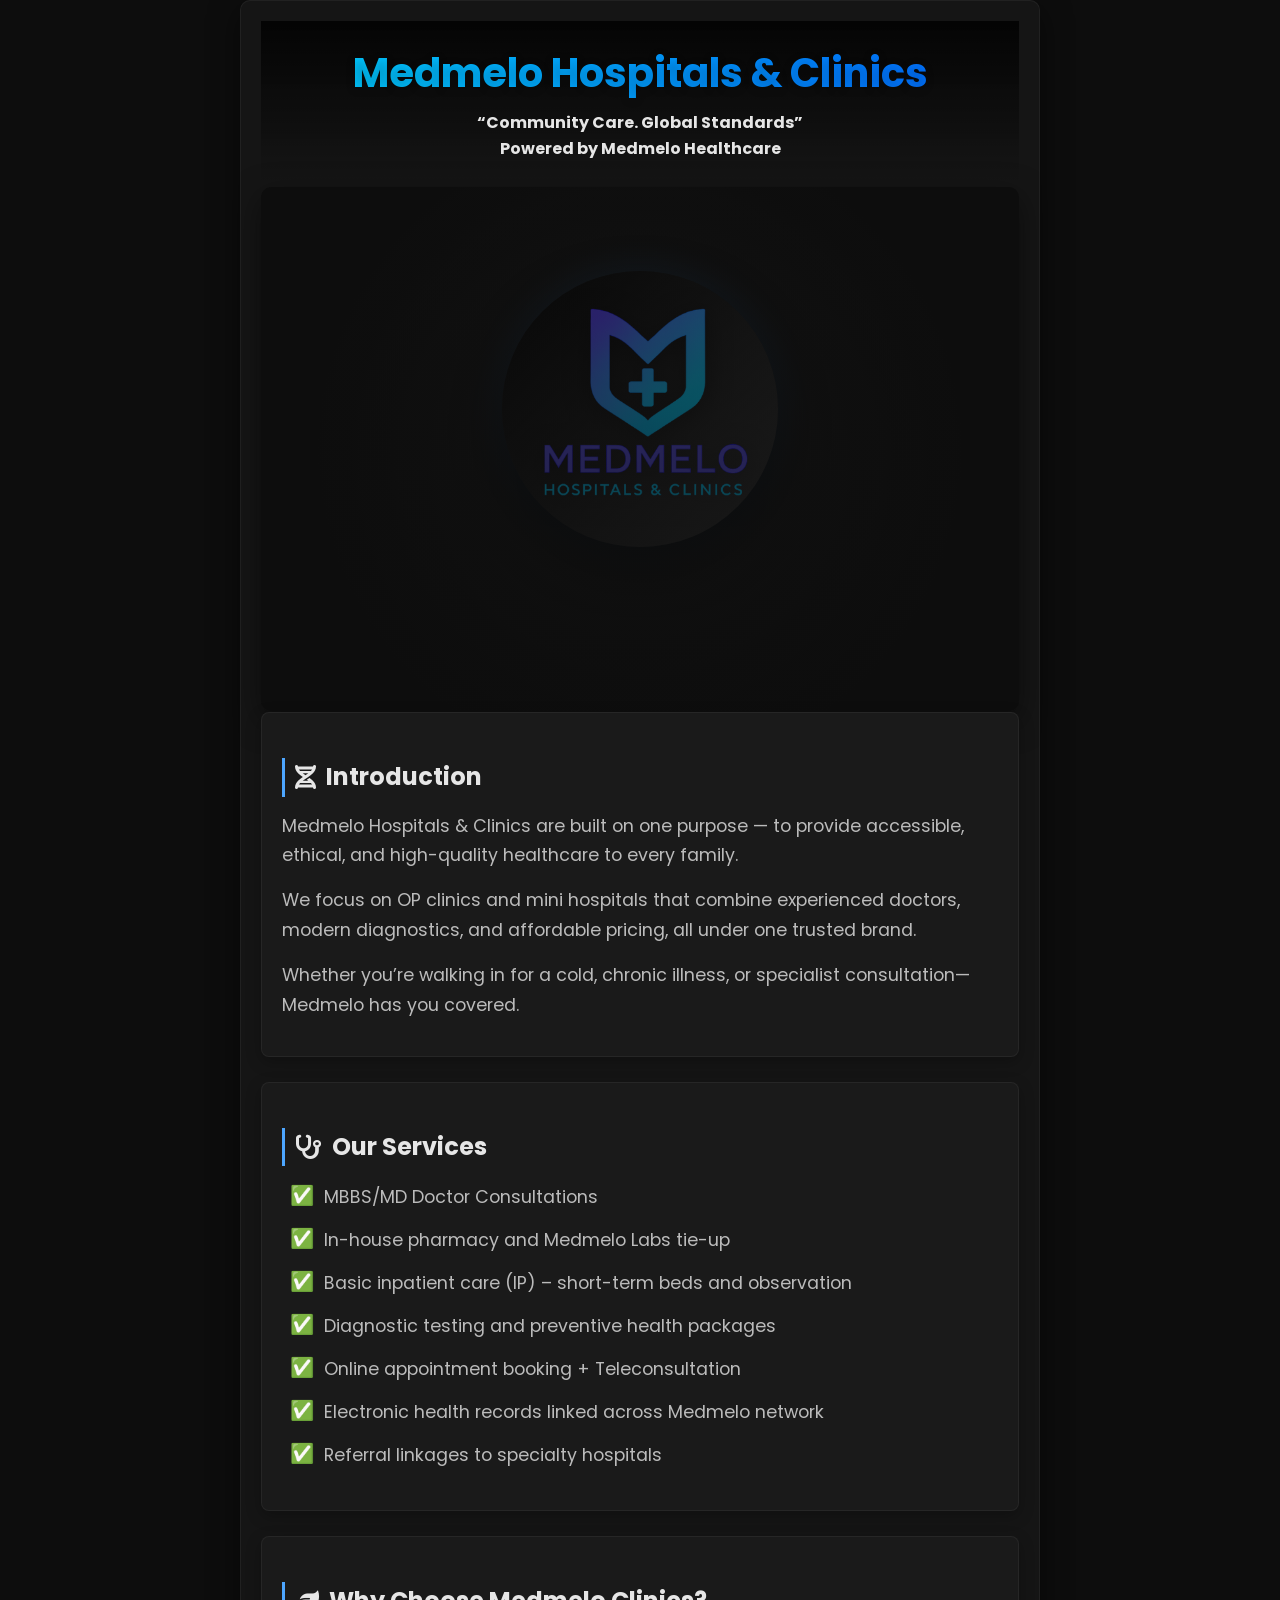
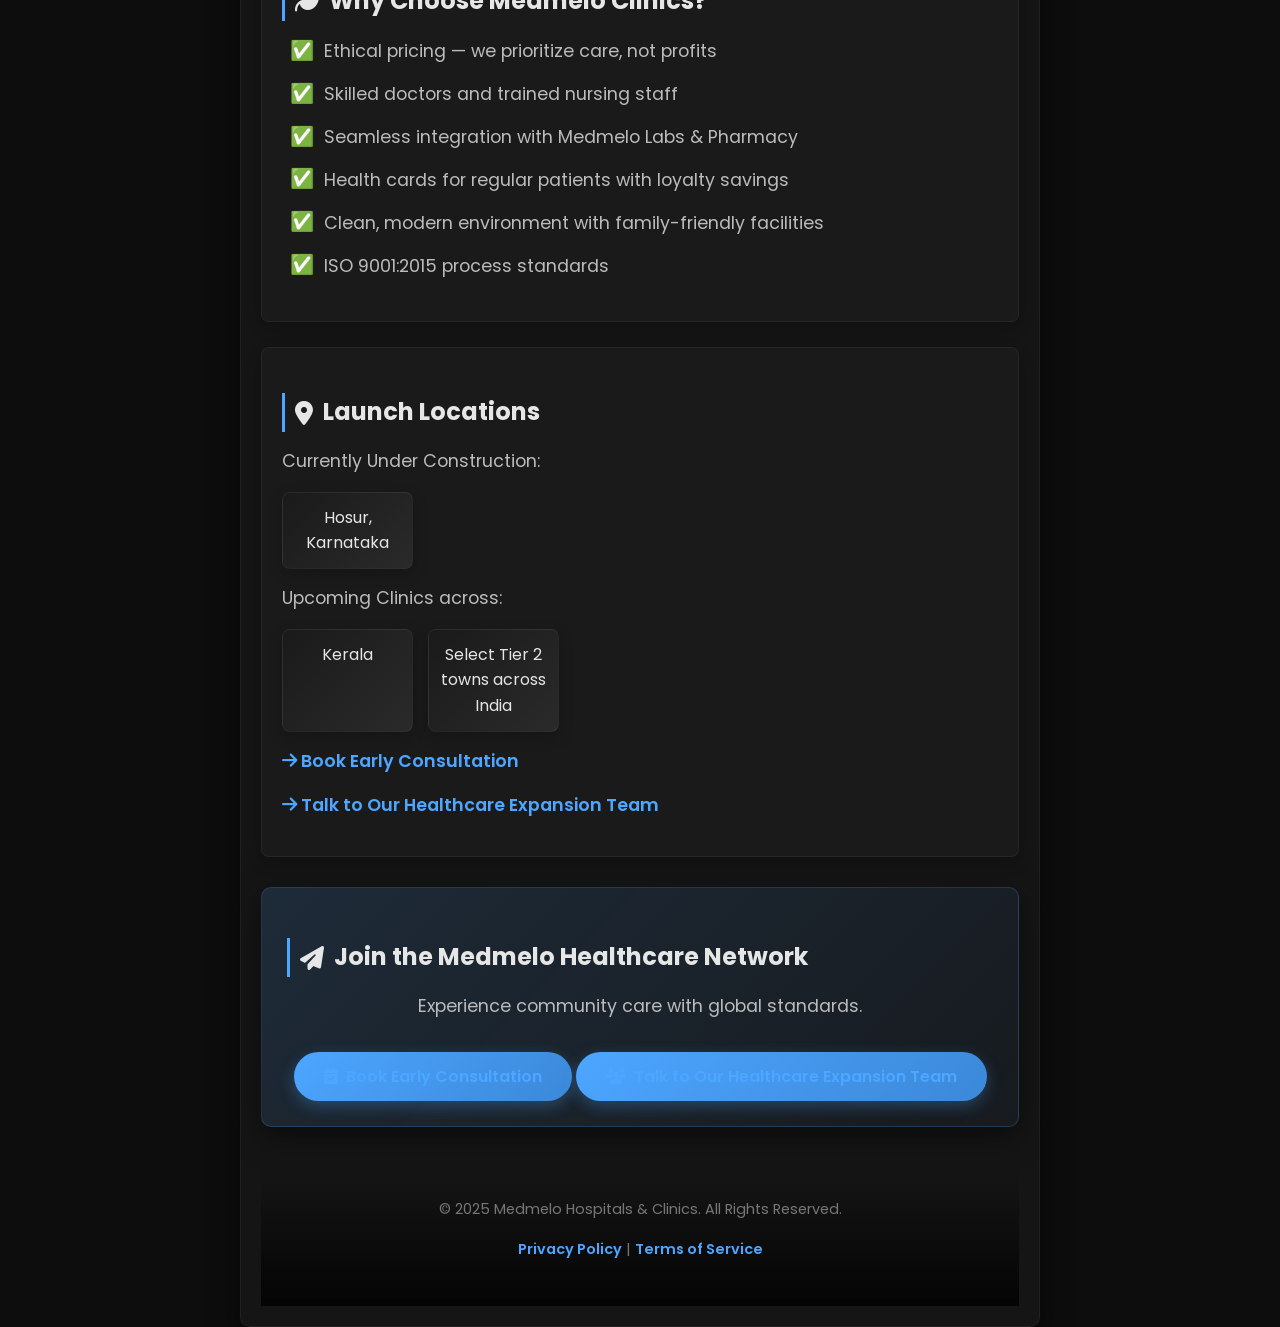
<file: hospitals.html>
<!DOCTYPE html>
<html lang="en">
<head>
  <title>Medmelo - Hospitals & Clinics</title>
  <meta charset="utf-8">
  <meta name="viewport" content="width=device-width, initial-scale=1">
  <meta http-equiv="X-UA-Compatible" content="IE=edge">
  <meta name="description" content="Medmelo Hospitals & Clinics">
  <meta name="keywords" content="medmelo, hospitals, clinics, healthcare">
  <meta name="author" content="Bucky Maler">
  <link rel="stylesheet" href="assets/css/slider.css">
  <link rel="stylesheet" href="https://cdnjs.cloudflare.com/ajax/libs/font-awesome/6.4.0/css/all.min.css">
  <style>
    @import url('https://fonts.googleapis.com/css2?family=Poppins:wght@300;400;500;600;700&display=swap');
    
    :root {
      --primary-color: #4da6ff;
      --primary-dark: #3b88d9;
      --accent-color: #ff4d4d;
      --text-light: #e6e6e6;
      --text-dark: #bbb;
      --bg-dark: #0d0d0d;
      --bg-card: #1a1a1a;
      --gradient-primary: linear-gradient(135deg, #4da6ff, #3b88d9);
      --gradient-dark: linear-gradient(135deg, #1a1a1a, #2a2a2a);
      --shadow-soft: 0 10px 30px rgba(0, 0, 0, 0.5);
      --shadow-strong: 0 15px 40px rgba(0, 0, 0, 0.8);
      --transition-smooth: all 0.3s ease;
    }
    
    * {
      box-sizing: border-box;
      margin: 0;
      padding: 0;
    }
    
    body {
      margin: 0;
      padding: 0;
      background: var(--bg-dark);
      font-family: 'Poppins', 'Segoe UI', sans-serif;
      color: var(--text-light);
      overflow-x: hidden;
      overflow-y: auto;
      line-height: 1.6;
    }
    
    .container {
      max-width: 1200px;
      margin: 0 auto;
      padding: 0 20px;
    }
    
    .header {
      padding: 20px 0;
      background: linear-gradient(180deg, rgba(0,0,0,0.8) 0%, rgba(13,13,13,0) 100%);
      position: relative;
    }
    
    .logo-container {
      display: flex;
      align-items: center;
      justify-content: center;
      margin-bottom: 5px;
    }
    
    .logo-container img {
      width: 44px;
      height: 44px;
      margin-right: 12px;
      filter: drop-shadow(0 2px 4px rgba(0,0,0,0.3));
    }
    
    .header h1 {
      font-size: clamp(1.8rem, 4vw, 2.5rem);
      font-weight: 700;
      margin: 0;
      background: linear-gradient(to right, #00c6ff, #0072ff);
      -webkit-background-clip: text;
      background-clip: text;
      -webkit-text-fill-color: transparent;
      text-shadow: 0 2px 10px rgba(0, 0, 0, 0.2);
    }
    
    .header h3 {
      text-align: center;
      font-size: clamp(1rem, 2.5vw, 1.2rem);
      font-weight: 400;
      margin: 0 0 10px;
      color: var(--primary-color);
    }
    
    .slider {
      padding: 2px 0;
      margin: 1px 0;
      min-height: 240px;
      position: relative;
      overflow: hidden;
      background: radial-gradient(circle at center, #1a1a1a 0%, #0d0d0d 70%);
      border-radius: 10px;
      box-shadow: var(--shadow-soft);
    }
    
    .slider::after {
      content: '';
      position: absolute;
      top: 0;
      left: 0;
      right: 0;
      bottom: 0;
      background: linear-gradient(180deg, rgba(13,13,13,0.5) 0%, rgba(13,13,13,0.8) 100%);
      pointer-events: none;
    }
    
    .slider .image-container {
      padding: 18px;
      width: 100%;
      height: 240px;
      display: flex;
      justify-content: center;
      align-items: center;
    }
    
    .slider .image-container img {
      height: 100%;
      width: auto;
      object-fit: cover;
      transition: all 0.5s ease;
      filter: drop-shadow(0 4px 10px rgba(0, 0, 0, 0.5));
      border-radius: 10px;
    }
    
    .slider .slide.active .image-container {
      border-color: rgba(77, 166, 255, 0.5);
      box-shadow: 0 15px 40px rgba(0, 0, 0, 0.8), 0 0 30px rgba(77, 166, 255, 0.2);
    }
    
    .slider .slide.active .image-container img {
      transform: scale(1.05);
    }
    
    .consultancy-content {
      max-width: 800px;
      margin: 0 auto;
      padding: 20px;
      background: rgba(26, 26, 26, 0.7);
      border-radius: 10px;
      box-shadow: var(--shadow-soft);
      backdrop-filter: blur(10px);
      -webkit-backdrop-filter: blur(10px);
      border: 1px solid rgba(255, 255, 255, 0.05);
    }
    
    .consultancy-content h2 {
      font-size: clamp(1.5rem, 4vw, 2.2rem);
      color: var(--text-light);
      margin-bottom: 20px;
      text-align: center;
      position: relative;
      padding-bottom: 10px;
    }
    
    .consultancy-content h2::after {
      content: '';
      position: absolute;
      bottom: 0;
      left: 50%;
      transform: translateX(-50%);
      width: 50px;
      height: 3px;
      background: var(--primary-color);
    }
    
    .consultancy-content h3 {
      font-size: clamp(1.2rem, 2.5vw, 1.5rem);
      color: var(--text-light);
      margin: 25px 0 15px;
      display: flex;
      align-items: center;
      border-left: 3px solid var(--primary-color);
      padding-left: 10px;
    }
    
    .consultancy-content p {
      font-size: clamp(0.9rem, 2.5vw, 1.1rem);
      color: var(--text-dark);
      margin-bottom: 15px;
      line-height: 1.7;
    }
    
    .consultancy-content ul {
      list-style: none;
      padding: 0;
      margin-bottom: 20px;
    }
    
    .consultancy-content ul li {
      font-size: clamp(0.9rem, 2.5vw, 1.1rem);
      color: var(--text-dark);
      margin-bottom: 12px;
      display: flex;
      align-items: center;
      padding-left: 8px;
      transition: var(--transition-smooth);
    }
    
    .consultancy-content ul li:hover {
      transform: translateX(5px);
      color: var(--text-light);
    }
    
    .consultancy-content ul li::before {
      content: "✅";
      margin-right: 10px;
      font-size: 1.1em;
    }
    
    .consultancy-content a {
      color: var(--primary-color);
      text-decoration: none;
      font-weight: 600;
      transition: var(--transition-smooth);
      display: inline-block;
    }
    
    .consultancy-content a:hover {
      color: var(--primary-dark);
      transform: translateX(5px);
    }
    
    .consultancy-content .highlight {
      color: var(--accent-color);
      font-weight: bold;
    }
    
    .consultancy-content .note {
      font-style: italic;
      color: #999;
      background: rgba(255, 77, 77, 0.1);
      padding: 10px 15px;
      border-radius: 5px;
      border-left: 3px solid var(--accent-color);
    }
    
    .section-card {
      background: var(--bg-card);
      border-radius: 8px;
      padding: 20px;
      margin-bottom: 25px;
      box-shadow: 0 5px 15px rgba(0, 0, 0, 0.3);
      border: 1px solid rgba(255, 255, 255, 0.05);
      transition: var(--transition-smooth);
    }
    
    .section-card:hover {
      transform: translateY(-5px);
      box-shadow: 0 8px 25px rgba(0, 0, 0, 0.4);
    }
    
    .flags-grid {
      display: grid;
      grid-template-columns: repeat(auto-fill, minmax(150px, 1fr));
      gap: 15px;
      margin: 15px 0;
    }
    
    .flag-item {
      background: var(--gradient-dark);
      border-radius: 8px;
      padding: 12px;
      text-align: center;
      box-shadow: 0 5px 15px rgba(0, 0, 0, 0.2);
      transition: var(--transition-smooth);
      border: 1px solid rgba(255, 255, 255, 0.05);
    }
    
    .flag-item:hover {
      transform: translateY(-3px);
      box-shadow: 0 8px 20px rgba(0, 0, 0, 0.3);
      background: linear-gradient(135deg, #1f1f1f, #2a2a2a);
    }
    
    .branches-grid {
      display: grid;
      grid-template-columns: repeat(auto-fill, minmax(120px, 1fr));
      gap: 15px;
      margin: 15px 0;
    }
    
    .branch-item {
      background: var(--gradient-dark);
      border-radius: 8px;
      padding: 12px;
      text-align: center;
      box-shadow: 0 5px 15px rgba(0, 0, 0, 0.2);
      transition: var(--transition-smooth);
      border: 1px solid rgba(255, 255, 255, 0.05);
    }
    
    .branch-item:hover {
      transform: translateY(-3px);
      box-shadow: 0 8px 20px rgba(0, 0, 0, 0.3);
      background: linear-gradient(135deg, #1f1f1f, #2a2a2a);
    }
    
    .cta-section {
      background: linear-gradient(135deg, rgba(77, 166, 255, 0.15), rgba(59, 136, 217, 0.05));
      border-radius: 10px;
      padding: 25px;
      margin: 30px 0;
      text-align: center;
      box-shadow: var(--shadow-soft);
      border: 1px solid rgba(77, 166, 255, 0.2);
    }
    
    .cta-button {
      display: inline-block;
      background: var(--gradient-primary);
      color: white;
      font-weight: 600;
      padding: 12px 30px;
      border-radius: 50px;
      margin-top: 15px;
      text-decoration: none;
      transition: var(--transition-smooth);
      box-shadow: 0 5px 15px rgba(77, 166, 255, 0.3);
    }
    
    .cta-button:hover {
      transform: translateY(-3px);
      box-shadow: 0 8px 25px rgba(77, 166, 255, 0.5);
    }
    
    .footer {
      text-align: center;
      padding: 30px 0;
      margin-top: 40px;
      background: linear-gradient(0deg, rgba(0,0,0,0.8) 0%, rgba(13,13,13,0) 100%);
    }
    
    .footer p {
      color: #777;
      font-size: 0.9rem;
    }
    
    .footer a {
      color: var(--primary-color);
      text-decoration: none;
    }
    
    @media (max-width: 768px) {
      .consultancy-content {
        padding: 20px 15px;
      }
      
      .flags-grid {
        grid-template-columns: repeat(auto-fill, minmax(120px, 1fr));
      }
      
      .branches-grid {
        grid-template-columns: repeat(auto-fill, minmax(100px, 1fr));
      }
    }
    
    @media (max-width: 600px) {
      .consultancy-content {
        padding: 15px;
      }
      
      .consultancy-content h2 {
        font-size: clamp(1.3rem, 4vw, 1.8rem);
      }
      
      .consultancy-content h3 {
        font-size: clamp(1.1rem, 2.5vw, 1.3rem);
      }
      
      .consultancy-content p,
      .consultancy-content ul li {
        font-size: clamp(0.85rem, 2.5vw, 1rem);
      }
      
      .header h1 {
        font-size: clamp(1.5rem, 4vw, 2rem);
      }
      
      .slider {
        min-height: 250px;
      }
      
      .flags-grid {
        grid-template-columns: repeat(auto-fill, minmax(100px, 1fr));
      }
      
      .branches-grid {
        grid-template-columns: repeat(auto-fill, minmax(80px, 1fr));
      }
    }
    
    @media (max-width: 400px) {
      .consultancy-content {
        padding: 12px;
      }
      
      .consultancy-content h2 {
        font-size: clamp(1.2rem, 4vw, 1.6rem);
      }
      
      .consultancy-content p,
      .consultancy-content ul li {
        font-size: clamp(0.8rem, 2.5vw, 0.95rem);
      }
      
      .header h1 {
        font-size: clamp(1.3rem, 4vw, 1.8rem);
      }
      
      .slider {
        min-height: 220px;
      }
    }
  </style>
</head>
<body>
  <div class="container">
   
    <div class="consultancy-content">
        
         <header class="header">
      <div class="logo-container">
        <h1 style="text-align: center;">Medmelo Hospitals & Clinics</h1>
      </div>
      
       <div class="logo-container">
      <h4 style="text-align: center;">“Community Care. Global Standards”<br>Powered by Medmelo Healthcare</h4>
      </div>
    </header>

    <div class="slider" data-slider-id="slider3">
      <div class="slide-container">
        <div class="slide active" id="slide3-1" onclick="window.location.href=''">
          <div class="image-container">
            <img src="assets/img/hospitalsclinics.png" alt="Single Item">
          </div>
        </div>
      </div>
    </div>
    
      <div class="section-card">
        <h3><i class="fas fa-dna"></i>  Introduction</h3>
        <p>Medmelo Hospitals & Clinics are built on one purpose — to provide accessible, ethical, and high-quality healthcare to every family.</p>
        <p>We focus on OP clinics and mini hospitals that combine experienced doctors, modern diagnostics, and affordable pricing, all under one trusted brand.</p>
        <p>Whether you’re walking in for a cold, chronic illness, or specialist consultation—Medmelo has you covered.</p>
      </div>

      <div class="section-card">
        <h3><i class="fas fa-stethoscope"></i>  Our Services</h3>
        <ul>
          <li>MBBS/MD Doctor Consultations</li>
          <li>In-house pharmacy and Medmelo Labs tie-up</li>
          <li>Basic inpatient care (IP) – short-term beds and observation</li>
          <li>Diagnostic testing and preventive health packages</li>
          <li>Online appointment booking + Teleconsultation</li>
          <li>Electronic health records linked across Medmelo network</li>
          <li>Referral linkages to specialty hospitals</li>
        </ul>
      </div>

      <div class="section-card">
        <h3><i class="fas fa-leaf"></i>  Why Choose Medmelo Clinics?</h3>
        <ul>
          <li>Ethical pricing — we prioritize care, not profits</li>
          <li>Skilled doctors and trained nursing staff</li>
          <li>Seamless integration with Medmelo Labs & Pharmacy</li>
          <li>Health cards for regular patients with loyalty savings</li>
          <li>Clean, modern environment with family-friendly facilities</li>
          <li>ISO 9001:2015 process standards</li>
        </ul>
      </div>

      <div class="section-card">
        <h3><i class="fas fa-map-marker-alt"></i>  Launch Locations</h3>
        <p>Currently Under Construction:</p>
        <div class="branches-grid">
          <div class="branch-item">Hosur, Karnataka</div>
        </div>
        <p>Upcoming Clinics across:</p>
        <div class="branches-grid">
          <div class="branch-item">Kerala</div>
          <div class="branch-item">Select Tier 2 towns across India</div>
        </div>
        <p><a href="#"><i class="fas fa-arrow-right"></i> Book Early Consultation</a></p>
        <p><a href="#"><i class="fas fa-arrow-right"></i> Talk to Our Healthcare Expansion Team</a></p>
      </div>

      <div class="cta-section">
        <h3><i class="fas fa-paper-plane"></i>  Join the Medmelo Healthcare Network</h3>
        <p>Experience community care with global standards.</p>
        <a href="#" class="cta-button"><i class="fas fa-calendar-check"></i>  Book Early Consultation</a>
        <a href="#" class="cta-button"><i class="fas fa-users"></i>  Talk to Our Healthcare Expansion Team</a>
      </div>

      <footer class="footer">
        <p>© 2025 Medmelo Hospitals & Clinics. All Rights Reserved.</p>
        <p><a href="#">Privacy Policy</a> | <a href="#">Terms of Service</a></p>
      </footer>
    </div>

    <script src="https://ajax.googleapis.com/ajax/libs/jquery/2.2.4/jquery.min.js"></script>
    <script>window.jQuery || document.write('<script src="assets/js/vendor/jquery-2.2.4.min.js"><\/script>')</script>
    <script src="assets/js/slider.js"></script>
    <script>
      $(document).ready(function() {
        $('body').css('overflow-y', 'auto');
        
        $('.section-card').each(function(index) {
          $(this).css('opacity', '0');
          $(this).css('transform', 'translateY(20px)');
          
          setTimeout(() => {
            $(this).css('transition', 'all 0.6s ease');
            $(this).css('opacity', '1');
            $(this).css('transform', 'translateY(0)');
          }, 100 * index);
        });
        
        $('.consultancy-content ul li').hover(
          function() {
            $(this).css('color', '#fff');
          },
          function() {
            $(this).css('color', '#bbb');
          }
        );
      });
    </script>
    </div>
</body>
</html>
</file>
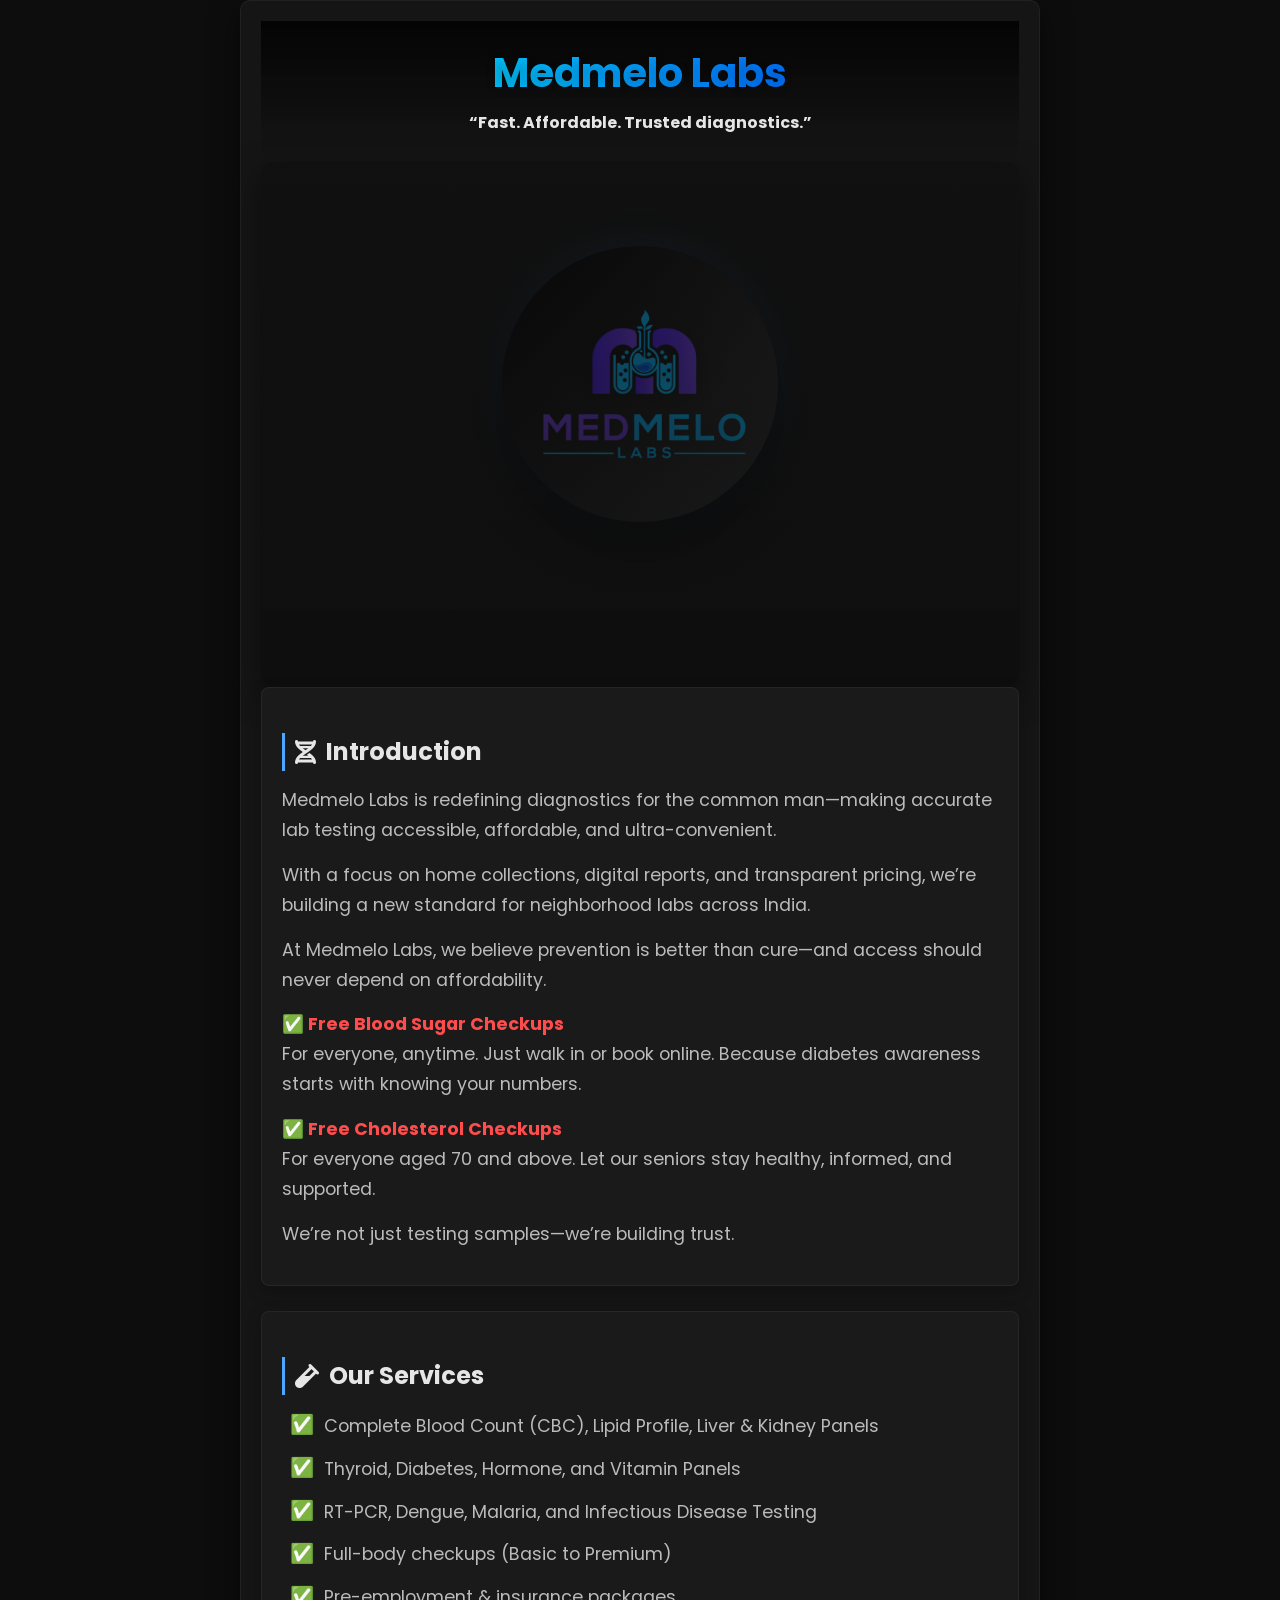
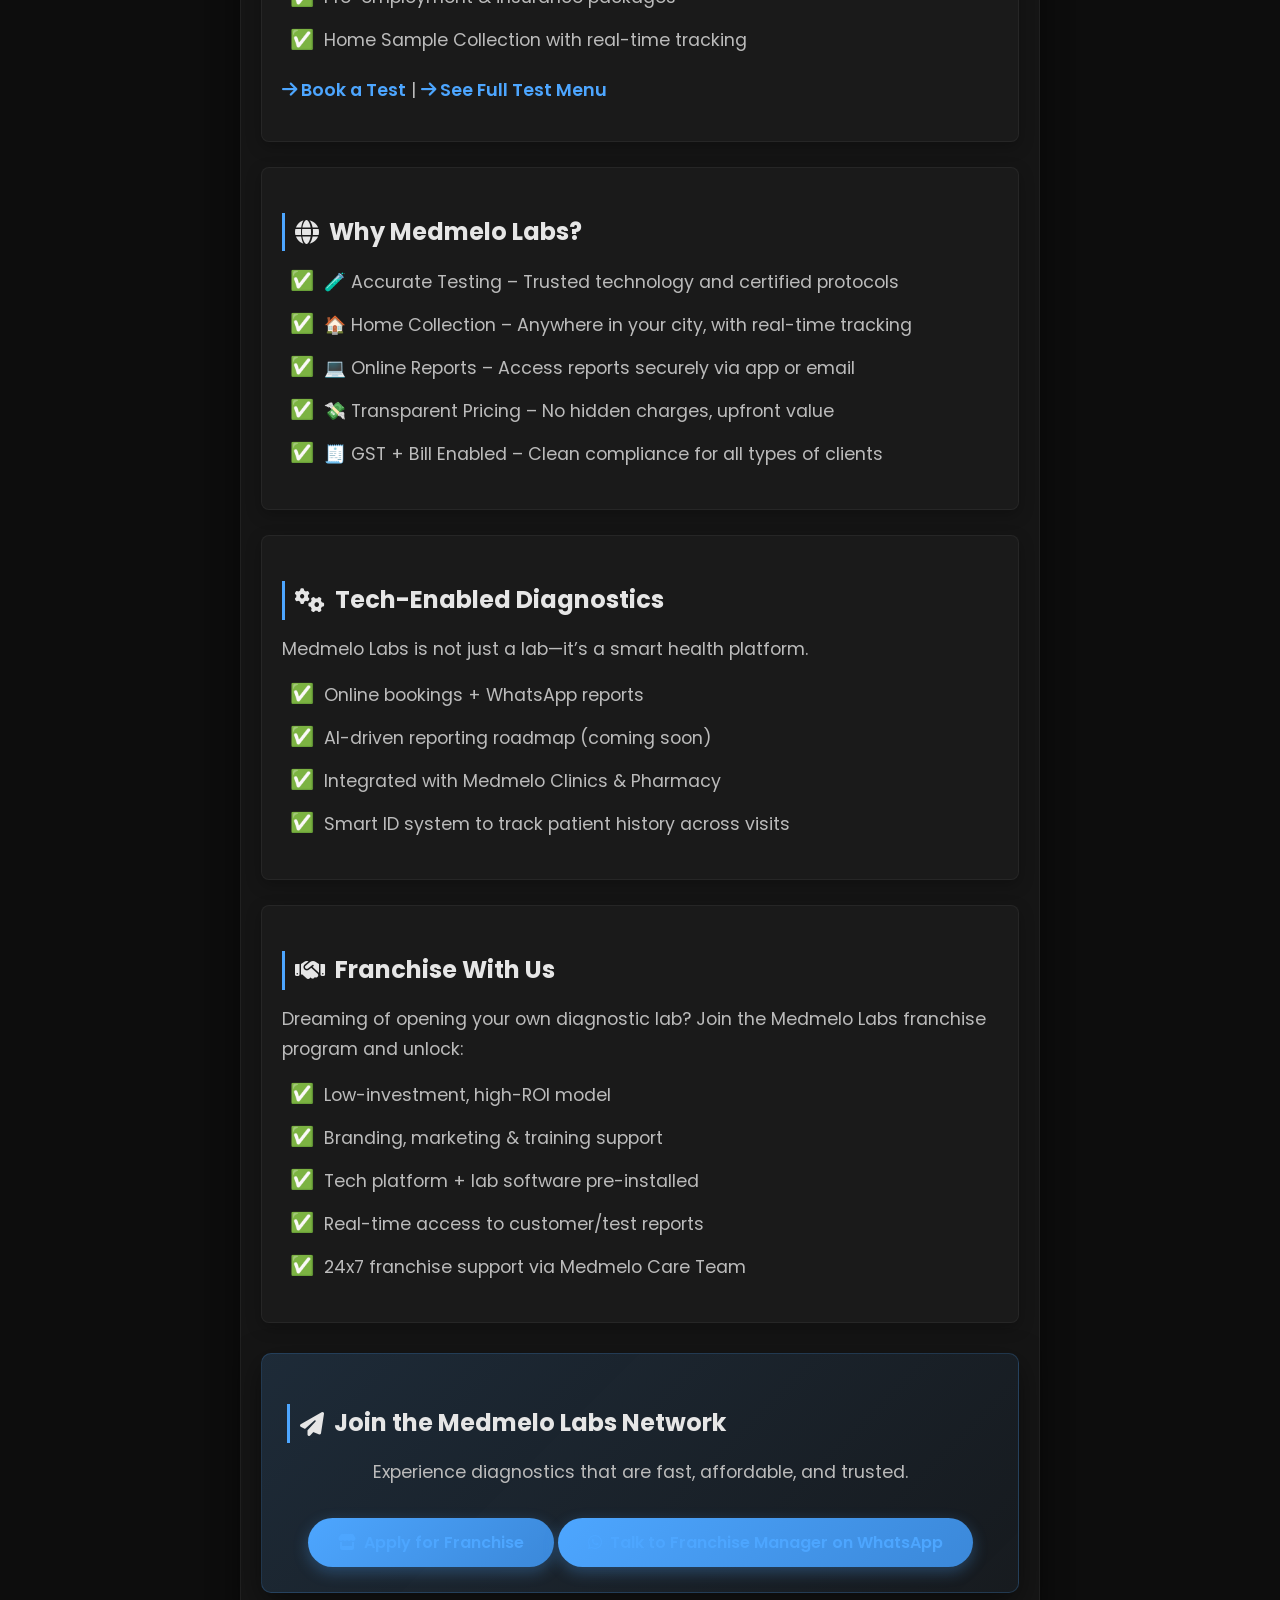
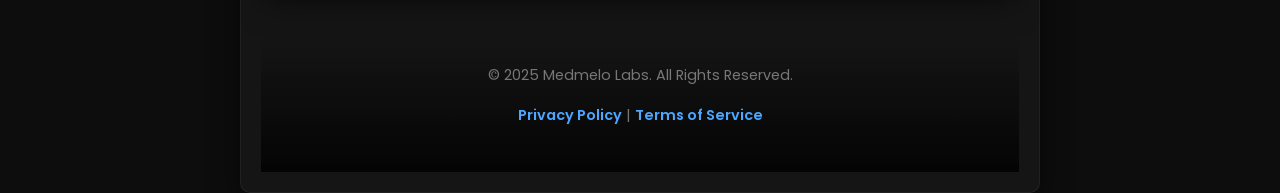
<file: labs.html>
<!DOCTYPE html>
<html lang="en">
<head>
  <title>Medmelo - Labs</title>
  <meta charset="utf-8">
  <meta name="viewport" content="width=device-width, initial-scale=1">
  <meta http-equiv="X-UA-Compatible" content="IE=edge">
  <meta name="description" content="Medmelo Labs">
  <meta name="keywords" content="medmelo, labs, diagnostics, healthcare">
  <meta name="author" content="Bucky Maler">
  <link rel="stylesheet" href="assets/css/slider.css">
  <link rel="stylesheet" href="https://cdnjs.cloudflare.com/ajax/libs/font-awesome/6.4.0/css/all.min.css">
  <style>
    @import url('https://fonts.googleapis.com/css2?family=Poppins:wght@300;400;500;600;700&display=swap');
    
    :root {
      --primary-color: #4da6ff;
      --primary-dark: #3b88d9;
      --accent-color: #ff4d4d;
      --text-light: #e6e6e6;
      --text-dark: #bbb;
      --bg-dark: #0d0d0d;
      --bg-card: #1a1a1a;
      --gradient-primary: linear-gradient(135deg, #4da6ff, #3b88d9);
      --gradient-dark: linear-gradient(135deg, #1a1a1a, #2a2a2a);
      --shadow-soft: 0 10px 30px rgba(0, 0, 0, 0.5);
      --shadow-strong: 0 15px 40px rgba(0, 0, 0, 0.8);
      --transition-smooth: all 0.3s ease;
    }
    
    * {
      box-sizing: border-box;
      margin: 0;
      padding: 0;
    }
    
    body {
      margin: 0;
      padding: 0;
      background: var(--bg-dark);
      font-family: 'Poppins', 'Segoe UI', sans-serif;
      color: var(--text-light);
      overflow-x: hidden;
      overflow-y: auto;
      line-height: 1.6;
    }
    
    .container {
      max-width: 1200px;
      margin: 0 auto;
      padding: 0 20px;
    }
    
    .header {
      padding: 20px 0;
      background: linear-gradient(180deg, rgba(0,0,0,0.8) 0%, rgba(13,13,13,0) 100%);
      position: relative;
    }
    
    .logo-container {
      display: flex;
      align-items: center;
      justify-content: center;
      margin-bottom: 5px;
    }
    
    .logo-container img {
      width: 44px;
      height: 44px;
      margin-right: 12px;
      filter: drop-shadow(0 2px 4px rgba(0,0,0,0.3));
    }
    
    .header h1 {
      font-size: clamp(1.8rem, 4vw, 2.5rem);
      font-weight: 700;
      margin: 0;
      background: linear-gradient(to right, #00c6ff, #0072ff);
      -webkit-background-clip: text;
      background-clip: text;
      -webkit-text-fill-color: transparent;
      text-shadow: 0 2px 10px rgba(0, 0, 0, 0.2);
    }
    
    .header h3 {
      text-align: center;
      font-size: clamp(1rem, 2.5vw, 1.2rem);
      font-weight: 400;
      margin: 0 0 10px;
      color: var(--primary-color);
    }
    
    .slider {
      padding: 2px 0;
      margin: 1px 0;
      min-height: 240px;
      position: relative;
      overflow: hidden;
      background: radial-gradient(circle at moot, #1a1a1a 0%, #0d0d0d 70%);
      border-radius: 10px;
      box-shadow: var(--shadow-soft);
    }
    
    .slider::after {
      content: '';
      position: absolute;
      top: 0;
      left: 0;
      right: 0;
      bottom: 0;
      background: linear-gradient(180deg, rgba(13,13,13,0.5) 0%, rgba(13,13,13,0.8) 100%);
      pointer-events: none;
    }
    
    .slider .image-container {
      padding: 18px;
      width: 100%;
      height: 240px;
      display: flex;
      justify-content: center;
      align-items: center;
    }
    
    .slider .image-container img {
      height: 100%;
      width: auto;
      object-fit: cover;
      transition: all 0.5s ease;
      filter: drop-shadow(0 4px 10px rgba(0, 0, 0, 0.5));
      border-radius: 10px;
    }
    
    .slider .slide.active .image-container {
      border-color: rgba(77, 166, 255, 0.5);
      box-shadow: 0 15px 40px rgba(0, 0, 0, 0.8), 0 0 30px rgba(77, 166, 255, 0.2);
    }
    
    .slider .slide.active .image-container img {
      transform: scale(1.05);
    }
    
    .consultancy-content {
      max-width: 800px;
      margin: 0 auto;
      padding: 20px;
      background: rgba(26, 26, 26, 0.7);
      border-radius: 10px;
      box-shadow: var(--shadow-soft);
      backdrop-filter: blur(10px);
      -webkit-backdrop-filter: blur(10px);
      border: 1px solid rgba(255, 255, 255, 0.05);
    }
    
    .consultancy-content h2 {
      font-size: clamp(1.5rem, 4vw, 2.2rem);
      color: var(--text-light);
      margin-bottom: 20px;
      text-align: center;
      position: relative;
      padding-bottom: 10px;
    }
    
    .consultancy-content h2::after {
      content: '';
      position: absolute;
      bottom: 0;
      left: 50%;
      transform: translateX(-50%);
      width: 50px;
      height: 3px;
      background: var(--primary-color);
    }
    
    .consultancy-content h3 {
      font-size: clamp(1.2rem, 2.5vw, 1.5rem);
      color: var(--text-light);
      margin: 25px 0 15px;
      display: flex;
      align-items: center;
      border-left: 3px solid var(--primary-color);
      padding-left: 10px;
    }
    
    .consultancy-content p {
      font-size: clamp(0.9rem, 2.5vw, 1.1rem);
      color: var(--text-dark);
      margin-bottom: 15px;
      line-height: 1.7;
    }
    
    .consultancy-content ul {
      list-style: none;
      padding: 0;
      margin-bottom: 20px;
    }
    
    .consultancy-content ul li {
      font-size: clamp(0.9rem, 2.5vw, 1.1rem);
      color: var(--text-dark);
      margin-bottom: 12px;
      display: flex;
      align-items: center;
      padding-left: 8px;
      transition: var(--transition-smooth);
    }
    
    .consultancy-content ul li:hover {
      transform: translateX(5px);
      color: var(--text-light);
    }
    
    .consultancy-content ul li::before {
      content: "✅";
      margin-right: 10px;
      font-size: 1.1em;
    }
    
    .consultancy-content a {
      color: var(--primary-color);
      text-decoration: none;
      font-weight: 600;
      transition: var(--transition-smooth);
      display: inline-block;
    }
    
    .consultancy-content a:hover {
      color: var(--primary-dark);
      transform: translateX(5px);
    }
    
    .consultancy-content .highlight {
      color: var(--accent-color);
      font-weight: bold;
    }
    
    .consultancy-content .note {
      font-style: italic;
      color: #999;
      background: rgba(255, 77, 77, 0.1);
      padding: 10px 15px;
      border-radius: 5px;
      border-left: 3px solid var(--accent-color);
    }
    
    .section-card {
      background: var(--bg-card);
      border-radius: 8px;
      padding: 20px;
      margin-bottom: 25px;
      box-shadow: 0 5px 15px rgba(0, 0, 0, 0.3);
      border: 1px solid rgba(255, 255, 255, 0.05);
      transition: var(--transition-smooth);
    }
    
    .section-card:hover {
      transform: translateY(-5px);
      box-shadow: 0 8px 25px rgba(0, 0, 0, 0.4);
    }
    
    .flags-grid {
      display: grid;
      grid-template-columns: repeat(auto-fill, minmax(150px, 1fr));
      gap: 15px;
      margin: 15px 0;
    }
    
    .flag-item {
      background: var(--gradient-dark);
      border-radius: 8px;
      padding: 12px;
      text-align: center;
      box-shadow: 0 5px 15px rgba(0, 0, 0, 0.2);
      transition: var(--transition-smooth);
      border: 1px solid rgba(255, 255, 255, 0.05);
    }
    
    .flag-item:hover {
      transform: translateY(-3px);
      box-shadow: 0 8px 20px rgba(0, 0, 0, 0.3);
      background: linear-gradient(135deg, #1f1f1f, #2a2a2a);
    }
    
    .branches-grid {
      display: grid;
      grid-template-columns: repeat(auto-fill, minmax(120px, 1fr));
      gap: 15px;
      margin: 15px 0;
    }
    
    .branch-item {
      background: var(--gradient-dark);
      border-radius: 8px;
      padding: 12px;
      text-align: center;
      box-shadow: 0 5px 15px rgba(0, 0, 0, 0.2);
      transition: var(--transition-smooth);
      border: 1px solid rgba(255, 255, 255, 0.05);
    }
    
    .branch-item:hover {
      transform: translateY(-3px);
      box-shadow: 0 8px 20px rgba(0, 0, 0, 0.3);
      background: linear-gradient(135deg, #1f1f1f, #2a2a2a);
    }
    
    .cta-section {
      background: linear-gradient(135deg, rgba(77, 166, 255, 0.15), rgba(59, 136, 217, 0.05));
      border-radius: 10px;
      padding: 25px;
      margin: 30px 0;
      text-align: center;
      box-shadow: var(--shadow-soft);
      border: 1px solid rgba(77, 166, 255, 0.2);
    }
    
    .cta-button {
      display: inline-block;
      background: var(--gradient-primary);
      color: white;
      font-weight: 600;
      padding: 12px 30px;
      border-radius: 50px;
      margin-top: 15px;
      text-decoration: none;
      transition: var(--transition-smooth);
      box-shadow: 0 5px 15px rgba(77, 166, 255, 0.3);
    }
    
    .cta-button:hover {
      transform: translateY(-3px);
      box-shadow: 0 8px 25px rgba(77, 166, 255, 0.5);
    }
    
    .footer {
      text-align: center;
      padding: 30px 0;
      margin-top: 40px;
      background: linear-gradient(0deg, rgba(0,0,0,0.8) 0%, rgba(13,13,13,0) 100%);
    }
    
    .footer p {
      color: #777;
      font-size: 0.9rem;
    }
    
    .footer a {
      color: var(--primary-color);
      text-decoration: none;
    }
    
    @media (max-width: 768px) {
      .consultancy-content {
        padding: 20px 15px;
      }
      
      .flags-grid {
        grid-template-columns: repeat(auto-fill, minmax(120px, 1fr));
      }
      
      .branches-grid {
        grid-template-columns: repeat(auto-fill, minmax(100px, 1fr));
      }
    }
    
    @media (max-width: 600px) {
      .consultancy-content {
        padding: 15px;
      }
      
      .consultancy-content h2 {
        font-size: clamp(1.3rem, 4vw, 1.8rem);
      }
      
      .consultancy-content h3 {
        font-size: clamp(1.1rem, 2.5vw, 1.3rem);
      }
      
      .consultancy-content p,
      .consultancy-content ul li {
        font-size: clamp(0.85rem, 2.5vw, 1rem);
      }
      
      .header h1 {
        font-size: clamp(1.5rem, 4vw, 2rem);
      }
      
      .slider {
        min-height: 250px;
      }
      
      .flags-grid {
        grid-template-columns: repeat(auto-fill, minmax(100px, 1fr));
      }
      
      .branches-grid {
        grid-template-columns: repeat(auto-fill, minmax(80px, 1fr));
      }
    }
    
    @media (max-width: 400px) {
      .consultancy-content {
        padding: 12px;
      }
      
      .consultancy-content h2 {
        font-size: clamp(1.2rem, 4vw, 1.6rem);
      }
      
      .consultancy-content p,
      .consultancy-content ul li {
        font-size: clamp(0.8rem, 2.5vw, 0.95rem);
      }
      
      .header h1 {
        font-size: clamp(1.3rem, 4vw, 1.8rem);
      }
      
      .slider {
        min-height: 220px;
      }
    }
  </style>
</head>
<body>
  <div class="container">
   
    <div class="consultancy-content">
        
         <header class="header">
      <div class="logo-container">
        <h1 style="text-align: center;">Medmelo Labs</h1>
      </div>
      
       <div class="logo-container">
      <h4 style="text-align: center;">“Fast. Affordable. Trusted diagnostics.”</h4>
      </div>
    </header>

    <div class="slider" data-slider-id="slider3">
      <div class="slide-container">
        <div class="slide active" id="slide3-1" onclick="window.location.href=''">
          <div class="image-container">
            <img src="assets/img/lbs.png" alt="Single Item">
          </div>
        </div>
      </div>
    </div>
    
      <div class="section-card">
        <h3><i class="fas fa-dna"></i>  Introduction</h3>
        <p>Medmelo Labs is redefining diagnostics for the common man—making accurate lab testing accessible, affordable, and ultra-convenient.</p>
        <p>With a focus on home collections, digital reports, and transparent pricing, we’re building a new standard for neighborhood labs across India.</p>
        <p>At Medmelo Labs, we believe prevention is better than cure—and access should never depend on affordability.</p>
        <p><span class="highlight">✅ Free Blood Sugar Checkups</span><br>For everyone, anytime. Just walk in or book online. Because diabetes awareness starts with knowing your numbers.</p>
        <p><span class="highlight">✅ Free Cholesterol Checkups</span><br>For everyone aged 70 and above. Let our seniors stay healthy, informed, and supported.</p>
        <p>We’re not just testing samples—we’re building trust.</p>
      </div>

      <div class="section-card">
        <h3><i class="fas fa-vial"></i>  Our Services</h3>
        <ul>
          <li>Complete Blood Count (CBC), Lipid Profile, Liver & Kidney Panels</li>
          <li>Thyroid, Diabetes, Hormone, and Vitamin Panels</li>
          <li>RT-PCR, Dengue, Malaria, and Infectious Disease Testing</li>
          <li>Full-body checkups (Basic to Premium)</li>
          <li>Pre-employment & insurance packages</li>
          <li>Home Sample Collection with real-time tracking</li>
        </ul>
        <p><a href="#"><i class="fas fa-arrow-right"></i> Book a Test</a> | <a href="#"><i class="fas fa-arrow-right"></i> See Full Test Menu</a></p>
      </div>

      <div class="section-card">
        <h3><i class="fas fa-globe"></i>  Why Medmelo Labs?</h3>
        <ul>
          <li>🧪 Accurate Testing – Trusted technology and certified protocols</li>
          <li>🏠 Home Collection – Anywhere in your city, with real-time tracking</li>
          <li>💻 Online Reports – Access reports securely via app or email</li>
          <li>💸 Transparent Pricing – No hidden charges, upfront value</li>
          <li>🧾 GST + Bill Enabled – Clean compliance for all types of clients</li>
        </ul>
      </div>

      <div class="section-card">
        <h3><i class="fas fa-cogs"></i>  Tech-Enabled Diagnostics</h3>
        <p>Medmelo Labs is not just a lab—it’s a smart health platform.</p>
        <ul>
          <li>Online bookings + WhatsApp reports</li>
          <li>AI-driven reporting roadmap (coming soon)</li>
          <li>Integrated with Medmelo Clinics & Pharmacy</li>
          <li>Smart ID system to track patient history across visits</li>
        </ul>
      </div>

      <div class="section-card">
        <h3><i class="fas fa-handshake"></i>  Franchise With Us</h3>
        <p>Dreaming of opening your own diagnostic lab? Join the Medmelo Labs franchise program and unlock:</p>
        <ul>
          <li>Low-investment, high-ROI model</li>
          <li>Branding, marketing & training support</li>
          <li>Tech platform + lab software pre-installed</li>
          <li>Real-time access to customer/test reports</li>
          <li>24x7 franchise support via Medmelo Care Team</li>
        </ul>
      </div>

      <div class="cta-section">
        <h3><i class="fas fa-paper-plane"></i>  Join the Medmelo Labs Network</h3>
        <p>Experience diagnostics that are fast, affordable, and trusted.</p>
        <a href="#" class="cta-button"><i class="fas fa-store"></i>  Apply for Franchise</a>
        <a href="https://wa.me/medmelo" class="cta-button whatsapp-button" target="_blank">
          <i class="fab fa-whatsapp"></i>  Talk to Franchise Manager on WhatsApp
        </a>
      </div>

      <footer class="footer">
        <p>© 2025 Medmelo Labs. All Rights Reserved.</p>
        <p><a href="#">Privacy Policy</a> | <a href="#">Terms of Service</a></p>
      </footer>
    </div>

    <script src="https://ajax.googleapis.com/ajax/libs/jquery/2.2.4/jquery.min.js"></script>
    <script>window.jQuery || document.write('<script src="assets/js/vendor/jquery-2.2.4.min.js"><\/script>')</script>
    <script src="assets/js/slider.js"></script>
    <script>
      $(document).ready(function() {
        $('body').css('overflow-y', 'auto');
        
        $('.section-card').each(function(index) {
          $(this).css('opacity', '0');
          $(this).css('transform', 'translateY(20px)');
          
          setTimeout(() => {
            $(this).css('transition', 'all 0.6s ease');
            $(this).css('opacity', '1');
            $(this).css('transform', 'translateY(0)');
          }, 100 * index);
        });
        
        $('.consultancy-content ul li').hover(
          function() {
            $(this).css('color', '#fff');
          },
          function() {
            $(this).css('color', '#bbb');
          }
        );
      });
    </script>
    </div>
</body>
</html>
</file>
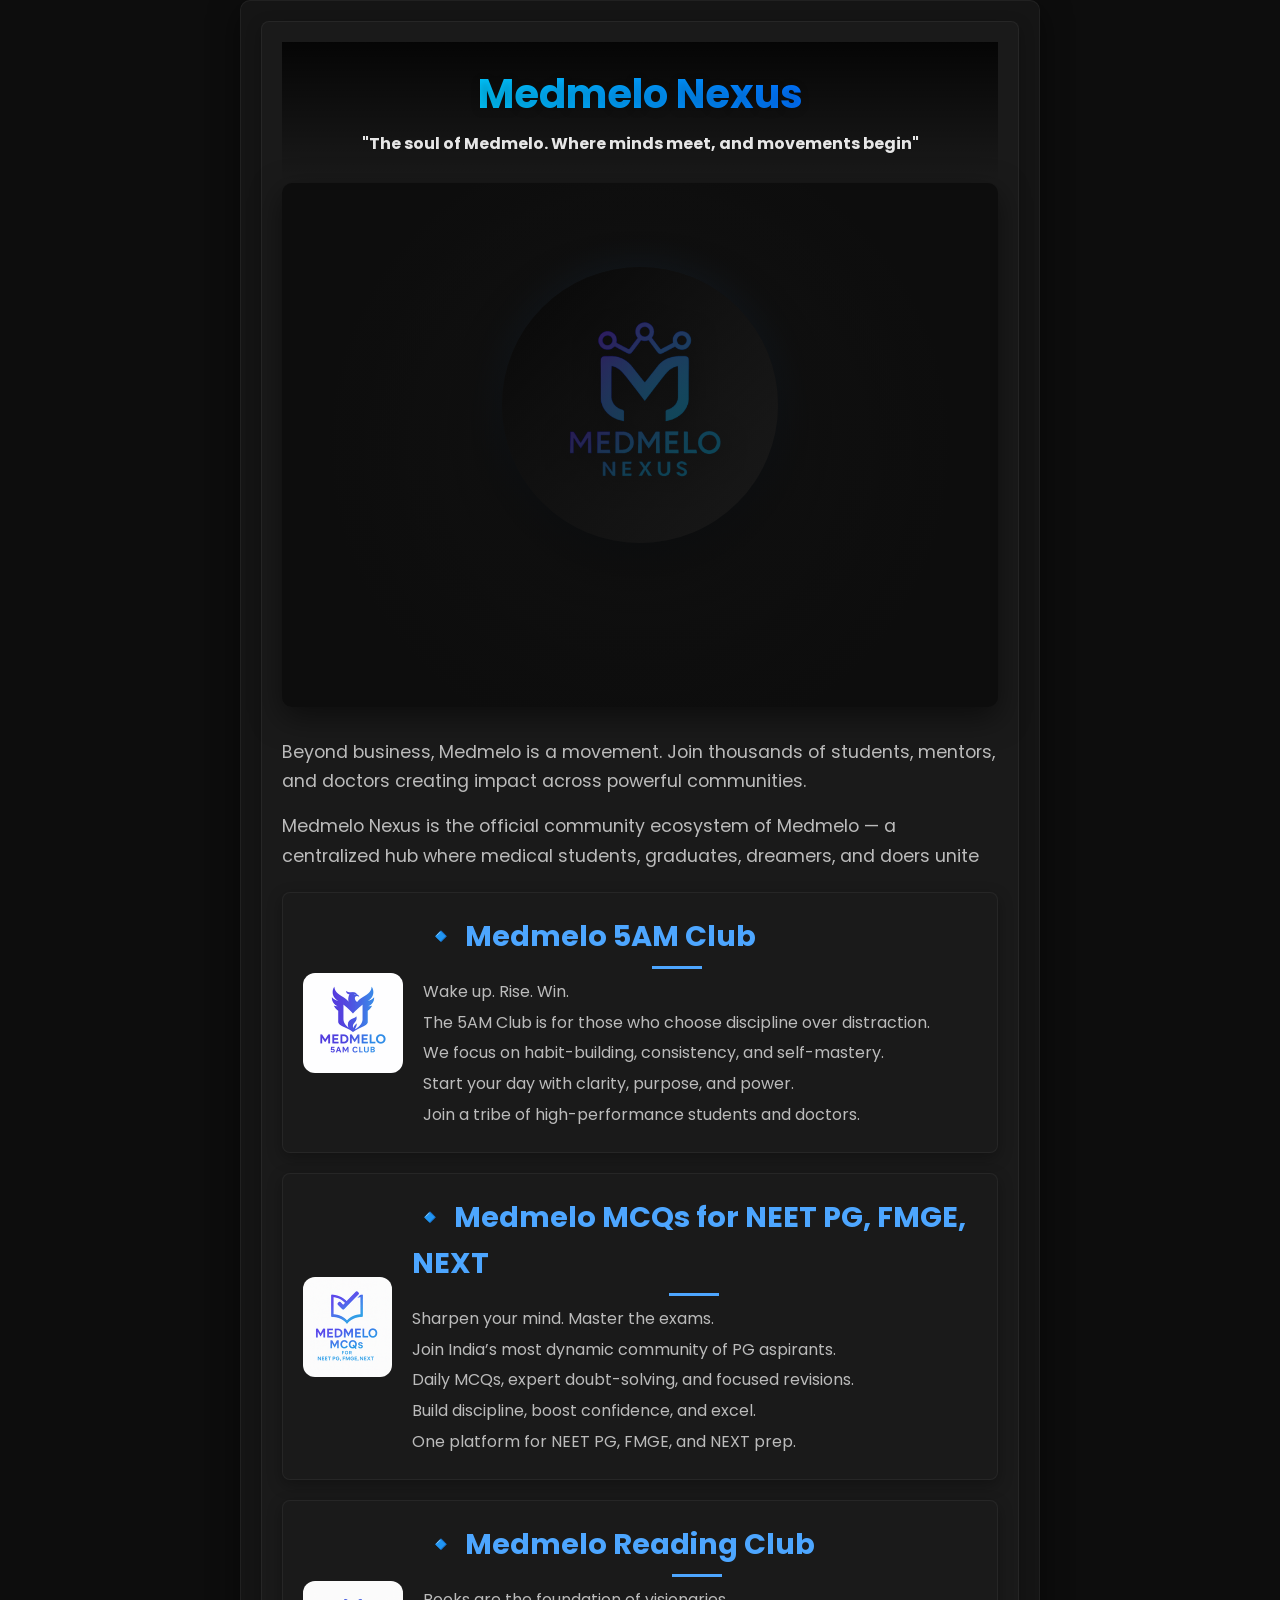
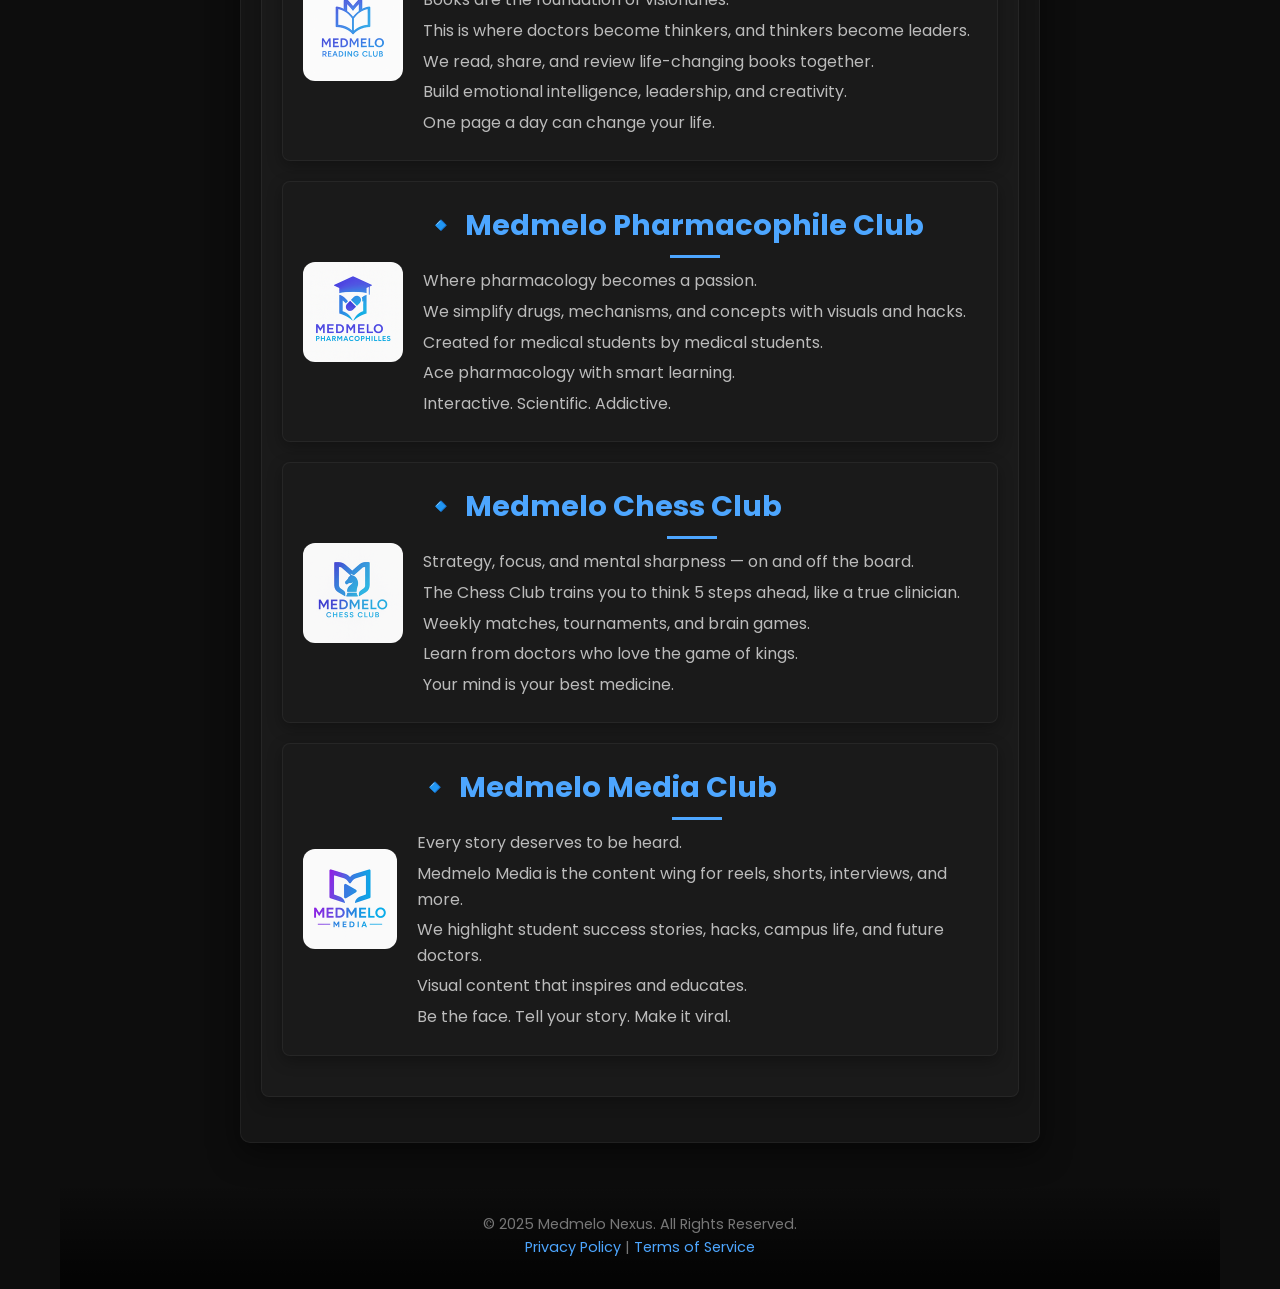
<file: nexus.html>
<!DOCTYPE html>
<html lang="en">

<head>
    <title>Medmelo - Nexus</title>
    <meta charset="utf-8">
    <meta name="viewport" content="width=device-width, initial-scale=1">
    <meta http-equiv="X-UA-Compatible" content="IE=edge">
    <meta name="description" content="Medmelo Educational Consultancy">
    <meta name="keywords" content="medmelo, consultancy, mbbs, abroad">
    <meta name="author" content="Bucky Maler">
    <link rel="stylesheet" href="assets/css/slider.css">
    <link rel="stylesheet" href="https://cdnjs.cloudflare.com/ajax/libs/font-awesome/6.4.0/css/all.min.css">
    <style>
        @import url('https://fonts.googleapis.com/css2?family=Poppins:wght@300;400;500;600;700&display=swap');
        
        :root {
          --primary-color: #4da6ff;
          --primary-dark: #3b88d9;
          --accent-color: #ff4d4d;
          --text-light: #e6e6e6;
          --text-dark: #bbb;
          --bg-dark: #0d0d0d;
          --bg-card: #1a1a1a;
          --gradient-primary: linear-gradient(135deg, #4da6ff, #3b88d9);
          --gradient-dark: linear-gradient(135deg, #1a1a1a, #2a2a2a);
          --shadow-soft: 0 10px 30px rgba(0, 0, 0, 0.5);
          --shadow-strong: 0 15px 40px rgba(0, 0, 0, 0.8);
          --transition-smooth: all 0.3s ease;
        }
        
        * {
          box-sizing: border-box;
          margin: 0;
          padding: 0;
        }
        
        body {
          margin: 0;
          padding: 0;
          background: var(--bg-dark);
          font-family: 'Poppins', 'Segoe UI', sans-serif;
          color: var(--text-light);
          overflow-x: hidden;
          overflow-y: auto;
          line-height: 1.6;
        }
        
        .container {
          max-width: 1200px;
          margin: 0 auto;
          padding: 0 20px;
        }
        
        .header {
          padding: 20px 0;
          background: linear-gradient(180deg, rgba(0,0,0,0.8) 0%, rgba(13,13,13,0) 100%);
          position: relative;
        }
        
        .logo-container {
          display: flex;
          align-items: center;
          justify-content: center;
          margin-bottom: 5px;
        }
        
        .logo-container img {
          width: 44px;
          height: 44px;
          margin-right: 12px;
          filter: drop-shadow(0 2px 4px rgba(0,0,0,0.3));
        }
        
        .header h1 {
          font-size: clamp(1.8rem, 4vw, 2.5rem);
          font-weight: 700;
          margin: 0;
          background: linear-gradient(to right, #00c6ff, #0072ff);
          -webkit-background-clip: text;
          background-clip: text;
          -webkit-text-fill-color: transparent;
          text-shadow: 0 2px 10px rgba(0, 0, 0, 0.2);
        }
        
        .header h3 {
          text-align: center;
          font-size: clamp(1rem, 2.5vw, 1.2rem);
          font-weight: 400;
          margin: 0 0 10px;
          color: var(--primary-color);
        }
        
        /* Modified slider styles for better appearance */
        .slider {
          padding: 2px 0;
          margin: 1px 0;
          min-height: 240px;
          position: relative;
          overflow: hidden;
          background: radial-gradient(circle at center, #1a1a1a 0%, #0d0d0d 70%);
          border-radius: 10px;
          box-shadow: var(--shadow-soft);
        }
        
        .slider::after {
          content: '';
          position: absolute;
          top: 0;
          left: 0;
          right: 0;
          bottom: 0;
          background: linear-gradient(180deg, rgba(13,13,13,0.5) 0%, rgba(13,13,13,0.8) 100%);
          pointer-events: none;
        }
        
        .slider .image-container {
          padding: 18px;
          width: 100%;
          height: 240px;
          display: flex;
          justify-content: center;
          align-items: center;
        }
        
        .slider .image-container img {
          height: 100%;
          width: auto;
          object-fit: cover;
          transition: all 0.5s ease;
          filter: drop-shadow(0 4px 10px rgba(0, 0, 0, 0.5));
          border-radius: 10px;
        }
        
        .slider .slide.active .image-container {
          border-color: rgba(77, 166, 255, 0.5);
          box-shadow: 0 15px 40px rgba(0, 0, 0, 0.8), 0 0 30px rgba(77, 166, 255, 0.2);
        }
        
        .slider .slide.active .image-container img {
          transform: scale(1.05);
        }
        
        .consultancy-content {
          max-width: 800px;
          margin: 0 auto;
          padding: 20px;
          background: rgba(26, 26, 26, 0.7);
          border-radius: 10px;
          box-shadow: var(--shadow-soft);
          backdrop-filter: blur(10px);
          -webkit-backdrop-filter: blur(10px);
          border: 1px solid rgba(255, 255, 255, 0.05);
        }
        
        .consultancy-content h2 {
          font-size: clamp(1.5rem, 4vw, 2.2rem);
          color: var(--text-light);
          margin-bottom: 20px;
          text-align: center;
          position: relative;
          padding-bottom: 10px;
        }
        
        .consultancy-content h2::after {
          content: '';
          position: absolute;
          bottom: 0;
          left: 50%;
          transform: translateX(-50%);
          width: 50px;
          height: 3px;
          background: var(--primary-color);
        }
        
        .consultancy-content h3 {
          font-size: clamp(1.2rem, 2.5vw, 1.5rem);
          color: var(--text-light);
          margin: 25px 0 15px;
          display: flex;
          align-items: center;
          border-left: 3px solid var(--primary-color);
          padding-left: 10px;
        }
        
        .consultancy-content p {
          font-size: clamp(0.9rem, 2.5vw, 1.1rem);
          color: var(--text-dark);
          margin-bottom: 15px;
          line-height: 1.7;
        }
        
        .consultancy-content ul {
          list-style: none;
          padding: 0;
          margin-bottom: 20px;
        }
        
        .consultancy-content ul li {
          font-size: clamp(0.9rem, 2.5vw, 1.1rem);
          color: var(--text-dark);
          margin-bottom: 12px;
          display: flex;
          align-items: center;
          padding-left: 8px;
          transition: var(--transition-smooth);
        }
        
        .consultancy-content ul li:hover {
          transform: translateX(5px);
          color: var(--text-light);
        }
        
        .consultancy-content ul li::before {
          content: "✅";
          margin-right: 10px;
          font-size: 1.1em;
        }
        
        .consultancy-content a {
          color: var(--primary-color);
          text-decoration: none;
          font-weight: 600;
          transition: var(--transition-smooth);
          display: inline-block;
        }
        
        .consultancy-content a:hover {
          color: var(--primary-dark);
          transform: translateX(5px);
        }
        
        .consultancy-content .highlight {
          color: var(--accent-color);
          font-weight: bold;
        }
        
        .consultancy-content .note {
          font-style: italic;
          color: #999;
          background: rgba(255, 77, 77, 0.1);
          padding: 10px 15px;
          border-radius: 5px;
          border-left: 3px solid var(--accent-color);
        }
        
        .section-card {
          background: var(--bg-card);
          border-radius: 8px;
          padding: 20px;
          margin-bottom: 25px;
          box-shadow: 0 5px 15px rgba(0, 0, 0, 0.3);
          border: 1px solid rgba(255, 255, 255, 0.05);
          transition: var(--transition-smooth);
        }
        
        .section-card:hover {
          transform: translateY(-5px);
          box-shadow: 0 8px 25px rgba(0, 0, 0, 0.4);
        }
        
        .flags-grid {
          display: grid;
          grid-template-columns: repeat(auto-fill, minmax(150px, 1fr));
          gap: 15px;
          margin: 15px 0;
        }
        
        .flag-item {
          background: var(--gradient-dark);
          border-radius: 8px;
          padding: 12px;
          text-align: center;
          box-shadow: 0 5px 15px rgba(0, 0, 0, 0.2);
          transition: var(--transition-smooth);
          border: 1px solid rgba(255, 255, 255, 0.05);
        }
        
        .flag-item:hover {
          transform: translateY(-3px);
          box-shadow: 0 8px 20px rgba(0, 0, 0, 0.3);
          background: linear-gradient(135deg, #1f1f1f, #2a2a2a);
        }
        
        .branches-grid {
          display: grid;
          grid-template-columns: repeat(auto-fill, minmax(120px, 1fr));
          gap: 15px;
          margin: 15px 0;
        }
        
        .branch-item {
          background: var(--gradient-dark);
          border-radius: 8px;
          padding: 12px;
          text-align: center;
          box-shadow: 0 5px 15px rgba(0, 0, 0, 0.2);
          transition: var(--transition-smooth);
          border: 1px solid rgba(255, 255, 255, 0.05);
        }
        
        .branch-item:hover {
          transform: translateY(-3px);
          box-shadow: 0 8px 20px rgba(0, 0, 0, 0.3);
          background: linear-gradient(135deg, #1f1f1f, #2a2a2a);
        }
        
        .cta-section {
          background: linear-gradient(135deg, rgba(77, 166, 255, 0.15), rgba(59, 136, 217, 0.05));
          border-radius: 10px;
          padding: 25px;
          margin: 30px 0;
          text-align: center;
          box-shadow: var(--shadow-soft);
          border: 1px solid rgba(77, 166, 255, 0.2);
        }
        
        .cta-button {
          display: inline-block;
          background: var(--gradient-primary);
          color: white;
          font-weight: 600;
          padding: 12px 30px;
          border-radius: 50px;
          margin-top: 15px;
          text-decoration: none;
          transition: var(--transition-smooth);
          box-shadow: 0 5px 15px rgba(77, 166, 255, 0.3);
        }
        
        .cta-button:hover {
          transform: translateY(-3px);
          box-shadow: 0 8px 25px rgba(77, 166, 255, 0.5);
        }
        
        .footer {
          text-align: center;
          padding: 30px 0;
          margin-top: 40px;
          background: linear-gradient(0deg, rgba(0,0,0,0.8) 0%, rgba(13,13,13,0) 100%);
        }
        
        .footer p {
          color: #777;
          font-size: 0.9rem;
        }
        
        .footer a {
          color: var(--primary-color);
          text-decoration: none;
        }
        
        /* 5AM Club Styles */
        .five-am-club {
          display: flex;
          align-items: center;
          background: var(--bg-card);
          border-radius: 8px;
          padding: 20px;
          margin: 20px 0;
          box-shadow: 0 5px 15px rgba(0, 0, 0, 0.3);
          border: 1px solid rgba(255, 255, 255, 0.05);
          transition: var(--transition-smooth);
        }
        
        .five-am-club:hover {
          transform: translateY(-5px);
          box-shadow: 0 8px 25px rgba(0, 0, 0, 0.4);
        }
        
        .five-am-club .image-container {
          width: 100px;
          height: 100px;
          border-radius: 12px;
          overflow: hidden;
          margin-right: 20px;
        }
        
        .five-am-club .image {
          width: 100%;
          height: 100%;
          object-fit: cover;
        }
        
        .five-am-club .content h2 {
          font-size: clamp(1.3rem, 3vw, 1.8rem);
          color: var(--primary-color);
          margin: 0 0 10px;
          text-align: left;
        }
        
        .five-am-club .content p {
          font-size: clamp(0.9rem, 2.5vw, 1rem);
          color: var(--text-dark);
          margin: 5px 0;
          line-height: 1.6;
        }
        
        /* Responsive Design */
        @media (max-width: 768px) {
          .consultancy-content {
            padding: 20px 15px;
          }
          
          .flags-grid {
            grid-template-columns: repeat(auto-fill, minmax(120px, 1fr));
          }
          
          .branches-grid {
            grid-template-columns: repeat(auto-fill, minmax(100px, 1fr));
          }
          
          .five-am-club {
            flex-direction: column;
            align-items: flex-start;
            text-align: left;
          }
          
          .five-am-club .image-container {
            margin-right: 0;
            margin-bottom: 15px;
          }
        }
        
        @media (max-width: 600px) {
          .consultancy-content {
            padding: 15px;
          }
          
          .consultancy-content h2 {
            font-size: clamp(1.3rem, 4vw, 1.8rem);
          }
          
          .consultancy-content h3 {
            font-size: clamp(1.1rem, 2.5vw, 1.3rem);
          }
          
          .consultancy-content p,
          .consultancy-content ul li {
            font-size: clamp(0.85rem, 2.5vw, 1rem);
          }
          
          .header h1 {
            font-size: clamp(1.5rem, 4vw, 2rem);
          }
          
          .slider {
            min-height: 250px;
          }
          
          .flags-grid {
            grid-template-columns: repeat(auto-fill, minmax(100px, 1fr));
          }
          
          .branches-grid {
            grid-template-columns: repeat(auto-fill, minmax(80px, 1fr));
          }
          
          .five-am-club .image-container {
            width: 100px;
            height: 100px;
            border-radius: 10px;
          }
        }
        
        @media (max-width: 400px) {
          .consultancy-content {
            padding: 12px;
          }
          
          .consultancy-content h2 {
            font-size: clamp(1.2rem, 4vw, 1.6rem);
          }
          
          .consultancy-content p,
          .consultancy-content ul li {
            font-size: clamp(0.8rem, 2.5vw, 0.95rem);
          }
          
          .header h1 {
            font-size: clamp(1.3rem, 4vw, 1.8rem);
          }
          
          .slider {
            min-height: 220px;
          }
          
          .five-am-club .content h2 {
            font-size: clamp(1.2rem, 3vw, 1.6rem);
          }
        }
    </style>
</head>

<body>
    <div class="container">
        <div class="consultancy-content">
            <div class="section-card">
                <header class="header">
                    <div class="logo-container">
                        <!-- <img src="assets/img/invstsmall.png" alt="Heart"> -->
                        <h1>Medmelo Nexus</h1>
                    </div>
                    
                     <div class="logo-container">
                        <!-- <img src="assets/img/invstsmall.png" alt="Heart"> -->
                    <h4 style="text-align: center;">"The soul of Medmelo. Where minds meet, and movements begin"</h4>
                    </div>
                </header>

                <div class="slider" data-slider-id="slider3">
                    <div class="slide-container">
                        <div class="slide active" id="slide3-1">
                            <div class="image-container">
                                <img src="assets/img/nexus.png" alt="Single Item">
                            </div>
                        </div>
                    </div>
                </div>

                <p>
                    <br>Beyond business, Medmelo is a movement. Join thousands of students, mentors, and doctors creating impact across powerful communities.</p>
                <p>Medmelo Nexus is the official community ecosystem of Medmelo — a centralized hub where medical students, graduates, dreamers, and doers unite</p>
                
                

                <div class="five-am-club">
                    <div class="image-container">
                        <img src="assets/img/5am.png" alt="Medmelo Logo" class="image">
                    </div>
                    <div class="content">
                        <h2>🔹 Medmelo 5AM Club</h2>
                        <p>Wake up. Rise. Win.</p>
                        <p>The 5AM Club is for those who choose discipline over distraction.</p>
                        <p>We focus on habit-building, consistency, and self-mastery.</p>
                        <p>Start your day with clarity, purpose, and power.</p>
                        <p>Join a tribe of high-performance students and doctors.</p>
                    </div>
                </div>

                <div class="five-am-club">
                    <div class="image-container">
                        <img src="assets/img/mcq.png" alt="Medmelo Logo" class="image">
                    </div>
                    <div class="content">
                        <h2>🔹 Medmelo MCQs for NEET PG, FMGE, NEXT</h2>
                        <p>Sharpen your mind. Master the exams.</p>
                        <p>Join India’s most dynamic community of PG aspirants.</p>
                        <p>Daily MCQs, expert doubt-solving, and focused revisions.</p>
                        <p>Build discipline, boost confidence, and excel.</p>
                        <p>One platform for NEET PG, FMGE, and NEXT prep.</p>
                    </div>
                </div>

                <div class="five-am-club">
                    <div class="image-container">
                        <img src="assets/img/reading.png" alt="Medmelo Logo" class="image">
                    </div>
                    <div class="content">
                        <h2>🔹 Medmelo Reading Club</h2>
                        <p>Books are the foundation of visionaries.</p>
                        <p>This is where doctors become thinkers, and thinkers become leaders.</p>
                        <p>We read, share, and review life-changing books together.</p>
                        <p>Build emotional intelligence, leadership, and creativity.</p>
                        <p>One page a day can change your life.</p>
                    </div>
                </div>

            <div class="five-am-club">
                <div class="image-container">
                    <img src="assets/img/pharma.png" alt="Medmelo Logo" class="image">
                </div>
                <div class="content">
                    <h2>🔹 Medmelo Pharmacophile Club</h2>
                    <p>Where pharmacology becomes a passion.</p>
                    <p>We simplify drugs, mechanisms, and concepts with visuals and hacks.</p>
                    <p>Created for medical students by medical students.</p>
                    <p>Ace pharmacology with smart learning.</p>
                    <p>Interactive. Scientific. Addictive.</p>
                </div>
            </div>

            <div class="five-am-club">
                <div class="image-container">
                    <img src="assets/img/chess.png" alt="Medmelo Logo" class="image">
                </div>
                <div class="content">
                    <h2>🔹 Medmelo Chess Club</h2>
                    <p>Strategy, focus, and mental sharpness — on and off the board.</p>
                    <p>The Chess Club trains you to think 5 steps ahead, like a true clinician.</p>
                    <p>Weekly matches, tournaments, and brain games.</p>
                    <p>Learn from doctors who love the game of kings.</p>
                    <p>Your mind is your best medicine.</p>
                </div>
            </div>

            <div class="five-am-club">
                <div class="image-container">
                    <img src="assets/img/media.png" alt="Medmelo Logo" class="image">
                </div>
                <div class="content">
                    <h2>🔹 Medmelo Media Club</h2>
                    <p>Every story deserves to be heard.</p>
                    <p>Medmelo Media is the content wing for reels, shorts, interviews, and more.</p>
                    <p>We highlight student success stories, hacks, campus life, and future doctors.</p>
                    <p>Visual content that inspires and educates.</p>
                    <p>Be the face. Tell your story. Make it viral.</p>
                </div>
            </div>

        </div>
    </div>

    <footer class="footer">
        <p>© 2025 Medmelo Nexus. All Rights Reserved.</p>
        <p><a href="#">Privacy Policy</a> | <a href="#">Terms of Service</a></p>
    </footer>

    <script src="https://ajax.googleapis.com/ajax/libs/jquery/2.2.4/jquery.min.js"></script>
    <script>
        window.jQuery || document.write('<script src="assets/js/vendor/jquery-2.2.4.min.js"><\/script>')
    </script>
    <script src="assets/js/slider.js"></script>
    <script>
        $(document).ready(function() {
          // Ensure scrolling for long content
          $('body').css('overflow-y', 'auto');
          
          // Add subtle fade-in animation for content sections
          $('.section-card').each(function(index) {
            $(this).css('opacity', '0');
            $(this).css('transform', 'translateY(20px)');
            
            setTimeout(() => {
              $(this).css('transition', 'all 0.6s ease');
              $(this).css('opacity', '1');
              $(this).css('transform', 'translateY(0)');
            }, 100 * index);
          });
          
          // Add subtle hover effects to list items
          $('.consultancy-content ul li').hover(
            function() {
              $(this).css('color', '#fff');
            },
            function() {
              $(this).css('color', '#bbb');
            }
          );
        });
    </script>
    </div>
</body>

</html>
</file>
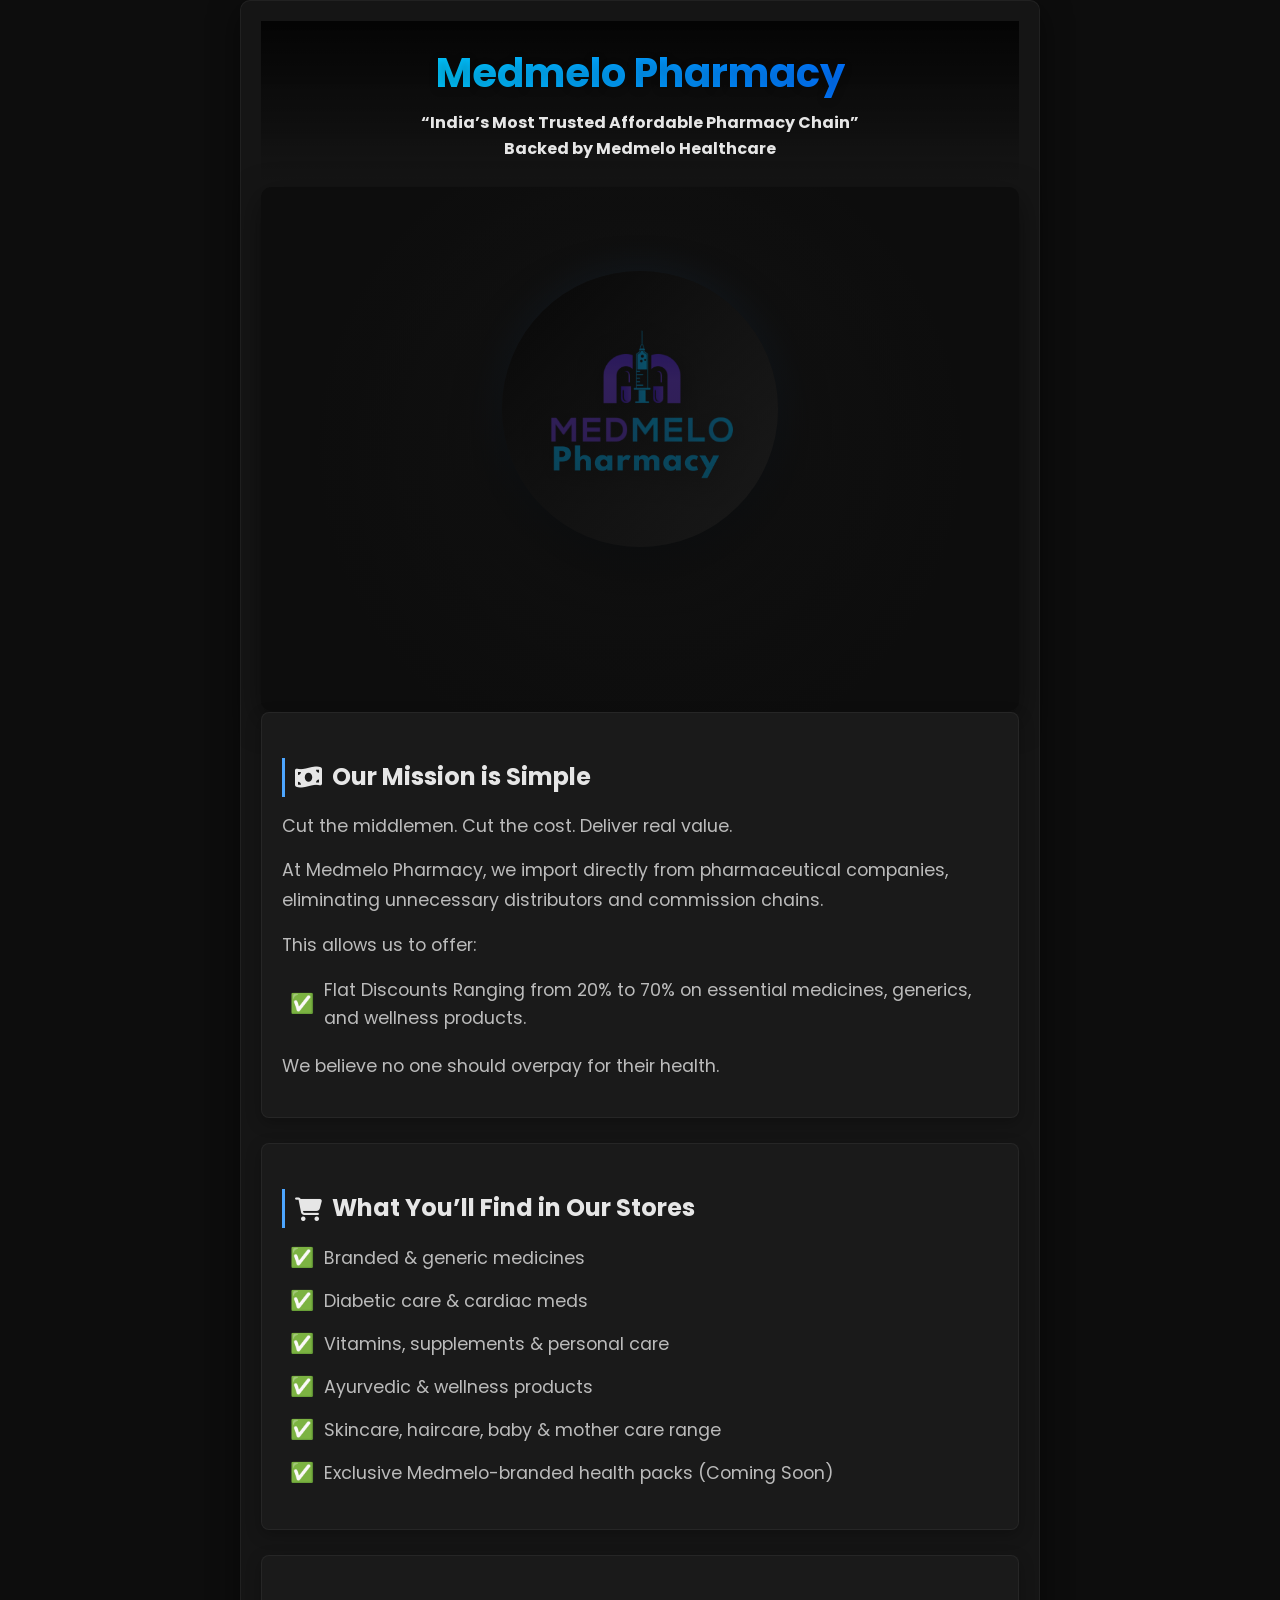
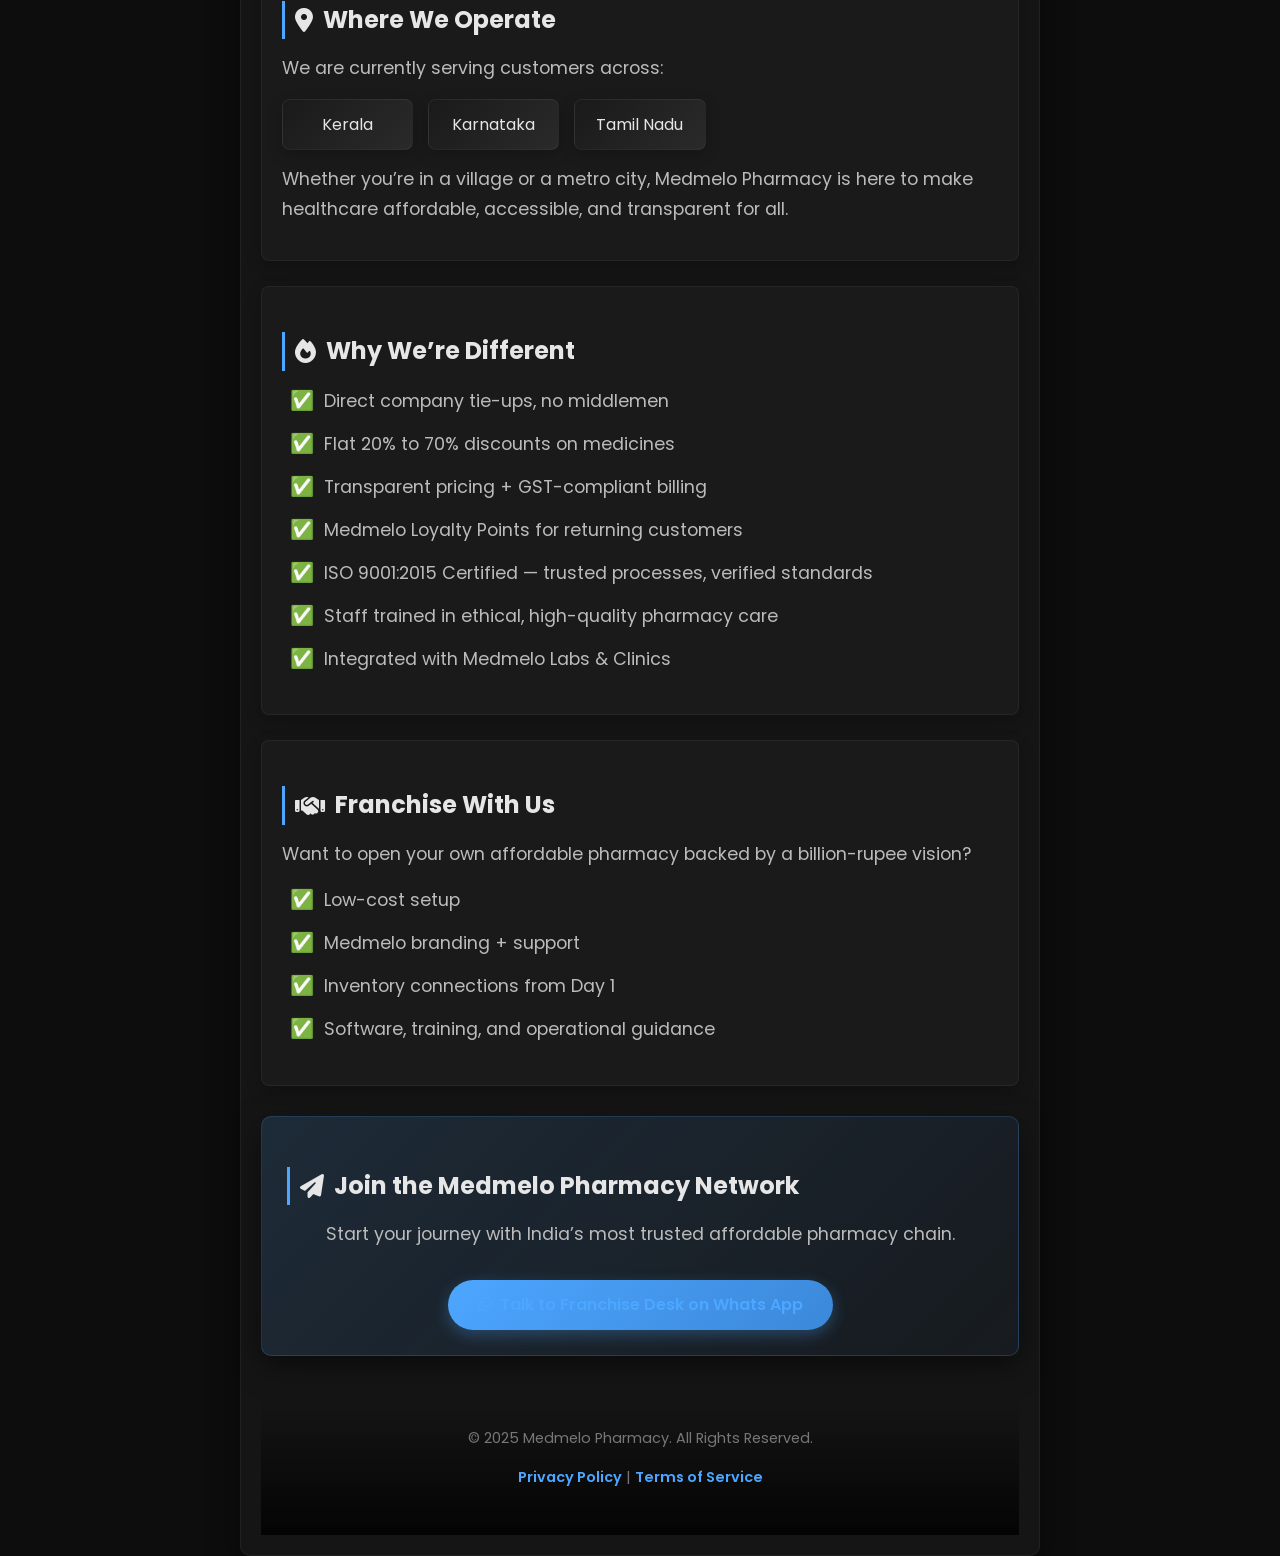
<file: pharmacy.html>
<!DOCTYPE html>
<html lang="en">
<head>
  <title>Medmelo - Pharmacy</title>
  <meta charset="utf-8">
  <meta name="viewport" content="width=device-width, initial-scale=1">
  <meta http-equiv="X-UA-Compatible" content="IE=edge">
  <meta name="description" content="Medmelo Pharmacy">
  <meta name="keywords" content="medmelo, pharmacy, affordable, healthcare">
  <meta name="author" content="Bucky Maler">
  <link rel="stylesheet" href="assets/css/slider.css">
  <link rel="stylesheet" href="https://cdnjs.cloudflare.com/ajax/libs/font-awesome/6.4.0/css/all.min.css">
  <style>
    @import url('https://fonts.googleapis.com/css2?family=Poppins:wght@300;400;500;600;700&display=swap');
    
    :root {
      --primary-color: #4da6ff;
      --primary-dark: #3b88d9;
      --accent-color: #ff4d4d;
      --text-light: #e6e6e6;
      --text-dark: #bbb;
      --bg-dark: #0d0d0d;
      --bg-card: #1a1a1a;
      --gradient-primary: linear-gradient(135deg, #4da6ff, #3b88d9);
      --gradient-dark: linear-gradient(135deg, #1a1a1a, #2a2a2a);
      --shadow-soft: 0 10px 30px rgba(0, 0, 0, 0.5);
      --shadow-strong: 0 15px 40px rgba(0, 0, 0, 0.8);
      --transition-smooth: all 0.3s ease;
    }
    
    * {
      box-sizing: border-box;
      margin: 0;
      padding: 0;
    }
    
    body {
      margin: 0;
      padding: 0;
      background: var(--bg-dark);
      font-family: 'Poppins', 'Segoe UI', sans-serif;
      color: var(--text-light);
      overflow-x: hidden;
      overflow-y: auto;
      line-height: 1.6;
    }
    
    .container {
      max-width: 1200px;
      margin: 0 auto;
      padding: 0 20px;
    }
    
    .header {
      padding: 20px 0;
      background: linear-gradient(180deg, rgba(0,0,0,0.8) 0%, rgba(13,13,13,0) 100%);
      position: relative;
    }
    
    .logo-container {
      display: flex;
      align-items: center;
      justify-content: center;
      margin-bottom: 5px;
    }
    
    .logo-container img {
      width: 44px;
      height: 44px;
      margin-right: 12px;
      filter: drop-shadow(0 2px 4px rgba(0,0,0,0.3));
    }
    
    .header h1 {
      font-size: clamp(1.8rem, 4vw, 2.5rem);
      font-weight: 700;
      margin: 0;
      background: linear-gradient(to right, #00c6ff, #0072ff);
      -webkit-background-clip: text;
      background-clip: text;
      -webkit-text-fill-color: transparent;
      text-shadow: 0 2px 10px rgba(0, 0, 0, 0.2);
    }
    
    .header h3 {
      text-align: center;
      font-size: clamp(1rem, 2.5vw, 1.2rem);
      font-weight: 400;
      margin: 0 0 10px;
      color: var(--primary-color);
    }
    
    .slider {
      padding: 2px 0;
      margin: 1px 0;
      min-height: 240px;
      position: relative;
      overflow: hidden;
      background: radial-gradient(circle at center, #1a1a1a 0%, #0d0d0d 70%);
      border-radius: 10px;
      box-shadow: var(--shadow-soft);
    }
    
    .slider::after {
      content: '';
      position: absolute;
      top: 0;
      left: 0;
      right: 0;
      bottom: 0;
      background: linear-gradient(180deg, rgba(13,13,13,0.5) 0%, rgba(13,13,13,0.8) 100%);
      pointer-events: none;
    }
    
    .slider .image-container {
      padding: 18px;
      width: 100%;
      height: 240px;
      display: flex;
      justify-content: center;
      align-items: center;
    }
    
    .slider .image-container img {
      height: 100%;
      width: auto;
      object-fit: cover;
      transition: all 0.5s ease;
      filter: drop-shadow(0 4px 10px rgba(0, 0, 0, 0.5));
      border-radius: 10px;
    }
    
    .slider .slide.active .image-container {
      border-color: rgba(77, 166, 255, 0.5);
      box-shadow: 0 15px 40px rgba(0, 0, 0, 0.8), 0 0 30px rgba(77, 166, 255, 0.2);
    }
    
    .slider .slide.active .image-container img {
      transform: scale(1.05);
    }
    
    .consultancy-content {
      max-width: 800px;
      margin: 0 auto;
      padding: 20px;
      background: rgba(26, 26, 26, 0.7);
      border-radius: 10px;
      box-shadow: var(--shadow-soft);
      backdrop-filter: blur(10px);
      -webkit-backdrop-filter: blur(10px);
      border: 1px solid rgba(255, 255, 255, 0.05);
    }
    
    .consultancy-content h2 {
      font-size: clamp(1.5rem, 4vw, 2.2rem);
      color: var(--text-light);
      margin-bottom: 20px;
      text-align: center;
      position: relative;
      padding-bottom: 10px;
    }
    
    .consultancy-content h2::after {
      content: '';
      position: absolute;
      bottom: 0;
      left: 50%;
      transform: translateX(-50%);
      width: 50px;
      height: 3px;
      background: var(--primary-color);
    }
    
    .consultancy-content h3 {
      font-size: clamp(1.2rem, 2.5vw, 1.5rem);
      color: var(--text-light);
      margin: 25px 0 15px;
      display: flex;
      align-items: center;
      border-left: 3px solid var(--primary-color);
      padding-left: 10px;
    }
    
    .consultancy-content p {
      font-size: clamp(0.9rem, 2.5vw, 1.1rem);
      color: var(--text-dark);
      margin-bottom: 15px;
      line-height: 1.7;
    }
    
    .consultancy-content ul {
      list-style: none;
      padding: 0;
      margin-bottom: 20px;
    }
    
    .consultancy-content ul li {
      font-size: clamp(0.9rem, 2.5vw, 1.1rem);
      color: var(--text-dark);
      margin-bottom: 12px;
      display: flex;
      align-items: center;
      padding-left: 8px;
      transition: var(--transition-smooth);
    }
    
    .consultancy-content ul li:hover {
      transform: translateX(5px);
      color: var(--text-light);
    }
    
    .consultancy-content ul li::before {
      content: "✅";
      margin-right: 10px;
      font-size: 1.1em;
    }
    
    .consultancy-content a {
      color: var(--primary-color);
      text-decoration: none;
      font-weight: 600;
      transition: var(--transition-smooth);
      display: inline-block;
    }
    
    .consultancy-content a:hover {
      color: var(--primary-dark);
      transform: translateX(5px);
    }
    
    .consultancy-content .highlight {
      color: var(--accent-color);
      font-weight: bold;
    }
    
    .consultancy-content .note {
      font-style: italic;
      color: #999;
      background: rgba(255, 77, 77, 0.1);
      padding: 10px 15px;
      border-radius: 5px;
      border-left: 3px solid var(--accent-color);
    }
    
    .section-card {
      background: var(--bg-card);
      border-radius: 8px;
      padding: 20px;
      margin-bottom: 25px;
      box-shadow: 0 5px 15px rgba(0, 0, 0, 0.3);
      border: 1px solid rgba(255, 255, 255, 0.05);
      transition: var(--transition-smooth);
    }
    
    .section-card:hover {
      transform: translateY(-5px);
      box-shadow: 0 8px 25px rgba(0, 0, 0, 0.4);
    }
    
    .flags-grid {
      display: grid;
      grid-template-columns: repeat(auto-fill, minmax(150px, 1fr));
      gap: 15px;
      margin: 15px 0;
    }
    
    .flag-item {
      background: var(--gradient-dark);
      border-radius: 8px;
      padding: 12px;
      text-align: center;
      box-shadow: 0 5px 15px rgba(0, 0, 0, 0.2);
      transition: var(--transition-smooth);
      border: 1px solid rgba(255, 255, 255, 0.05);
    }
    
    .flag-item:hover {
      transform: translateY(-3px);
      box-shadow: 0 8px 20px rgba(0, 0, 0, 0.3);
      background: linear-gradient(135deg, #1f1f1f, #2a2a2a);
    }
    
    .branches-grid {
      display: grid;
      grid-template-columns: repeat(auto-fill, minmax(120px, 1fr));
      gap: 15px;
      margin: 15px 0;
    }
    
    .branch-item {
      background: var(--gradient-dark);
      border-radius: 8px;
      padding: 12px;
      text-align: center;
      box-shadow: 0 5px 15px rgba(0, 0, 0, 0.2);
      transition: var(--transition-smooth);
      border: 1px solid rgba(255, 255, 255, 0.05);
    }
    
    .branch-item:hover {
      transform: translateY(-3px);
      box-shadow: 0 8px 20px rgba(0, 0, 0, 0.3);
      background: linear-gradient(135deg, #1f1f1f, #2a2a2a);
    }
    
    .cta-section {
      background: linear-gradient(135deg, rgba(77, 166, 255, 0.15), rgba(59, 136, 217, 0.05));
      border-radius: 10px;
      padding: 25px;
      margin: 30px 0;
      text-align: center;
      box-shadow: var(--shadow-soft);
      border: 1px solid rgba(77, 166, 255, 0.2);
    }
    
    .cta-button {
      display: inline-block;
      background: var(--gradient-primary);
      color: white;
      font-weight: 600;
      padding: 12px 30px;
      border-radius: 50px;
      margin-top: 15px;
      text-decoration: none;
      transition: var(--transition-smooth);
      box-shadow: 0 5px 15px rgba(77, 166, 255, 0.3);
    }
    
    .cta-button:hover {
      transform: translateY(-3px);
      box-shadow: 0 8px 25px rgba(77, 166, 255, 0.5);
    }
    
    .footer {
      text-align: center;
      padding: 30px 0;
      margin-top: 40px;
      background: linear-gradient(0deg, rgba(0,0,0,0.8) 0%, rgba(13,13,13,0) 100%);
    }
    
    .footer p {
      color: #777;
      font-size: 0.9rem;
    }
    
    .footer a {
      color: var(--primary-color);
      text-decoration: none;
    }
    
    @media (max-width: 768px) {
      .consultancy-content {
        padding: 20px 15px;
      }
      
      .flags-grid {
        grid-template-columns: repeat(auto-fill, minmax(120px, 1fr));
      }
      
      .branches-grid {
        grid-template-columns: repeat(auto-fill, minmax(100px, 1fr));
      }
    }
    
    @media (max-width: 600px) {
      .consultancy-content {
        padding: 15px;
      }
      
      .consultancy-content h2 {
        font-size: clamp(1.3rem, 4vw, 1.8rem);
      }
      
      .consultancy-content h3 {
        font-size: clamp(1.1rem, 2.5vw, 1.3rem);
      }
      
      .consultancy-content p,
      .consultancy-content ul li {
        font-size: clamp(0.85rem, 2.5vw, 1rem);
      }
      
      .header h1 {
        font-size: clamp(1.5rem, 4vw, 2rem);
      }
      
      .slider {
        min-height: 250px;
      }
      
      .flags-grid {
        grid-template-columns: repeat(auto-fill, minmax(100px, 1fr));
      }
      
      .branches-grid {
        grid-template-columns: repeat(auto-fill, minmax(80px, 1fr));
      }
    }
    
    @media (max-width: 400px) {
      .consultancy-content {
        padding: 12px;
      }
      
      .consultancy-content h2 {
        font-size: clamp(1.2rem, 4vw, 1.6rem);
      }
      
      .consultancy-content p,
      .consultancy-content ul li {
        font-size: clamp(0.8rem, 2.5vw, 0.95rem);
      }
      
      .header h1 {
        font-size: clamp(1.3rem, 4vw, 1.8rem);
      }
      
      .slider {
        min-height: 220px;
      }
    }
  </style>
</head>
<body>
  <div class="container">
    
    
    <div class="consultancy-content">
        
        <header class="header">
      <div class="logo-container">
        <h1 style="text-align: center;">Medmelo Pharmacy</h1>
      </div>
      
       <div class="logo-container">
      <h4 style="text-align: center;">“India’s Most Trusted Affordable Pharmacy Chain”<br>Backed by Medmelo Healthcare</h4>
      </div>
    </header>

    <div class="slider" data-slider-id="slider3">
      <div class="slide-container">
        <div class="slide active" id="slide3-1" onclick="window.location.href=''">
          <div class="image-container">
            <img src="assets/img/pharmacy.png" alt="Single Item">
          </div>
        </div>
      </div>
    </div>
      <div class="section-card">
        <h3><i class="fas fa-money-bill-wave"></i>  Our Mission is Simple</h3>
        <p>Cut the middlemen. Cut the cost. Deliver real value.</p>
        <p>At Medmelo Pharmacy, we import directly from pharmaceutical companies, eliminating unnecessary distributors and commission chains.</p>
        <p>This allows us to offer:</p>
        <ul>
          <li>Flat Discounts Ranging from 20% to 70% on essential medicines, generics, and wellness products.</li>
        </ul>
        <p>We believe no one should overpay for their health.</p>
      </div>

      <div class="section-card">
        <h3><i class="fas fa-shopping-cart"></i>  What You’ll Find in Our Stores</h3>
        <ul>
          <li>Branded & generic medicines</li>
          <li>Diabetic care & cardiac meds</li>
          <li>Vitamins, supplements & personal care</li>
          <li>Ayurvedic & wellness products</li>
          <li>Skincare, haircare, baby & mother care range</li>
          <li>Exclusive Medmelo-branded health packs (Coming Soon)</li>
        </ul>
      </div>

      <div class="section-card">
        <h3><i class="fas fa-map-marker-alt"></i>  Where We Operate</h3>
        <p>We are currently serving customers across:</p>
        <div class="branches-grid">
          <div class="branch-item">Kerala</div>
          <div class="branch-item">Karnataka</div>
          <div class="branch-item">Tamil Nadu</div>
        </div>
        <p>Whether you’re in a village or a metro city, Medmelo Pharmacy is here to make healthcare affordable, accessible, and transparent for all.</p>
      </div>

      <div class="section-card">
        <h3><i class="fas fa-fire"></i>  Why We’re Different</h3>
        <ul>
          <li>Direct company tie-ups, no middlemen</li>
          <li>Flat 20% to 70% discounts on medicines</li>
          <li>Transparent pricing + GST-compliant billing</li>
          <li>Medmelo Loyalty Points for returning customers</li>
          <li>ISO 9001:2015 Certified — trusted processes, verified standards</li>
          <li>Staff trained in ethical, high-quality pharmacy care</li>
          <li>Integrated with Medmelo Labs & Clinics</li>
        </ul>
      </div>

      <div class="section-card">
        <h3><i class="fas fa-handshake"></i>  Franchise With Us</h3>
        <p>Want to open your own affordable pharmacy backed by a billion-rupee vision?</p>
        <ul>
          <li>Low-cost setup</li>
          <li>Medmelo branding + support</li>
          <li>Inventory connections from Day 1</li>
          <li>Software, training, and operational guidance</li>
        </ul>
      </div>

      <div class="cta-section">
        <h3><i class="fas fa-paper-plane"></i>  Join the Medmelo Pharmacy Network</h3>
        <p>Start your journey with India’s most trusted affordable pharmacy chain.</p>
        <!--<a href="#" class="cta-button"><i class="fas fa-store"></i>  Apply for Franchise</a>-->
        <a href="https://wa.me/medmelo" class="cta-button whatsapp-button" target="_blank">
          <i class="fab fa-whatsapp"></i>  Talk to Franchise Desk on Whats

App</a>
      </div>

      <footer class="footer">
        <p>© 2025 Medmelo Pharmacy. All Rights Reserved.</p>
        <p><a href="#">Privacy Policy</a> | <a href="#">Terms of Service</a></p>
      </footer>
    </div>

    <script src="https://ajax.googleapis.com/ajax/libs/jquery/2.2.4/jquery.min.js"></script>
    <script>window.jQuery || document.write('<script src="assets/js/vendor/jquery-2.2.4.min.js"><\/script>')</script>
    <script src="assets/js/slider.js"></script>
    <script>
      $(document).ready(function() {
        $('body').css('overflow-y', 'auto');
        
        $('.section-card').each(function(index) {
          $(this).css('opacity', '0');
          $(this).css('transform', 'translateY(20px)');
          
          setTimeout(() => {
            $(this).css('transition', 'all 0.6s ease');
            $(this).css('opacity', '1');
            $(this).css('transform', 'translateY(0)');
          }, 100 * index);
        });
        
        $('.consultancy-content ul li').hover(
          function() {
            $(this).css('color', '#fff');
          },
          function() {
            $(this).css('color', '#bbb');
          }
        );
      });
    </script>
    </div>
</body>
</html>
</file>
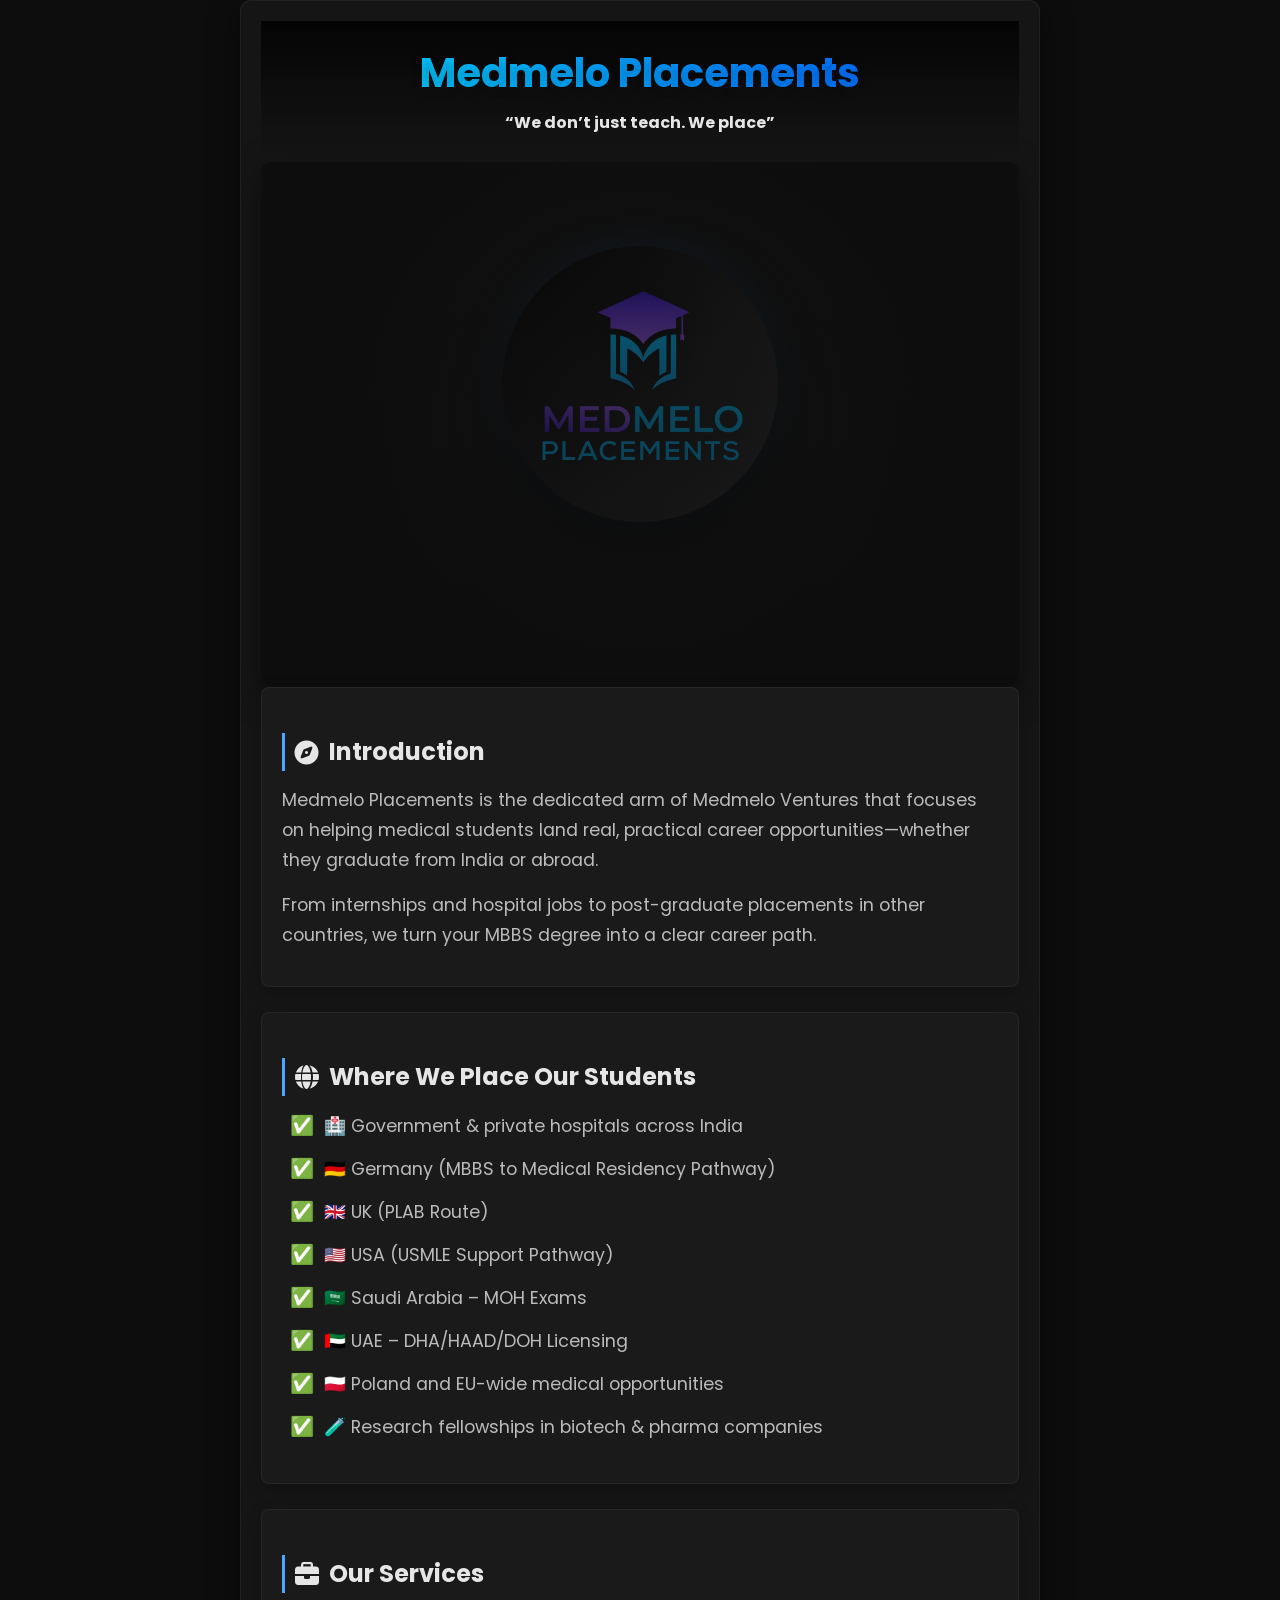
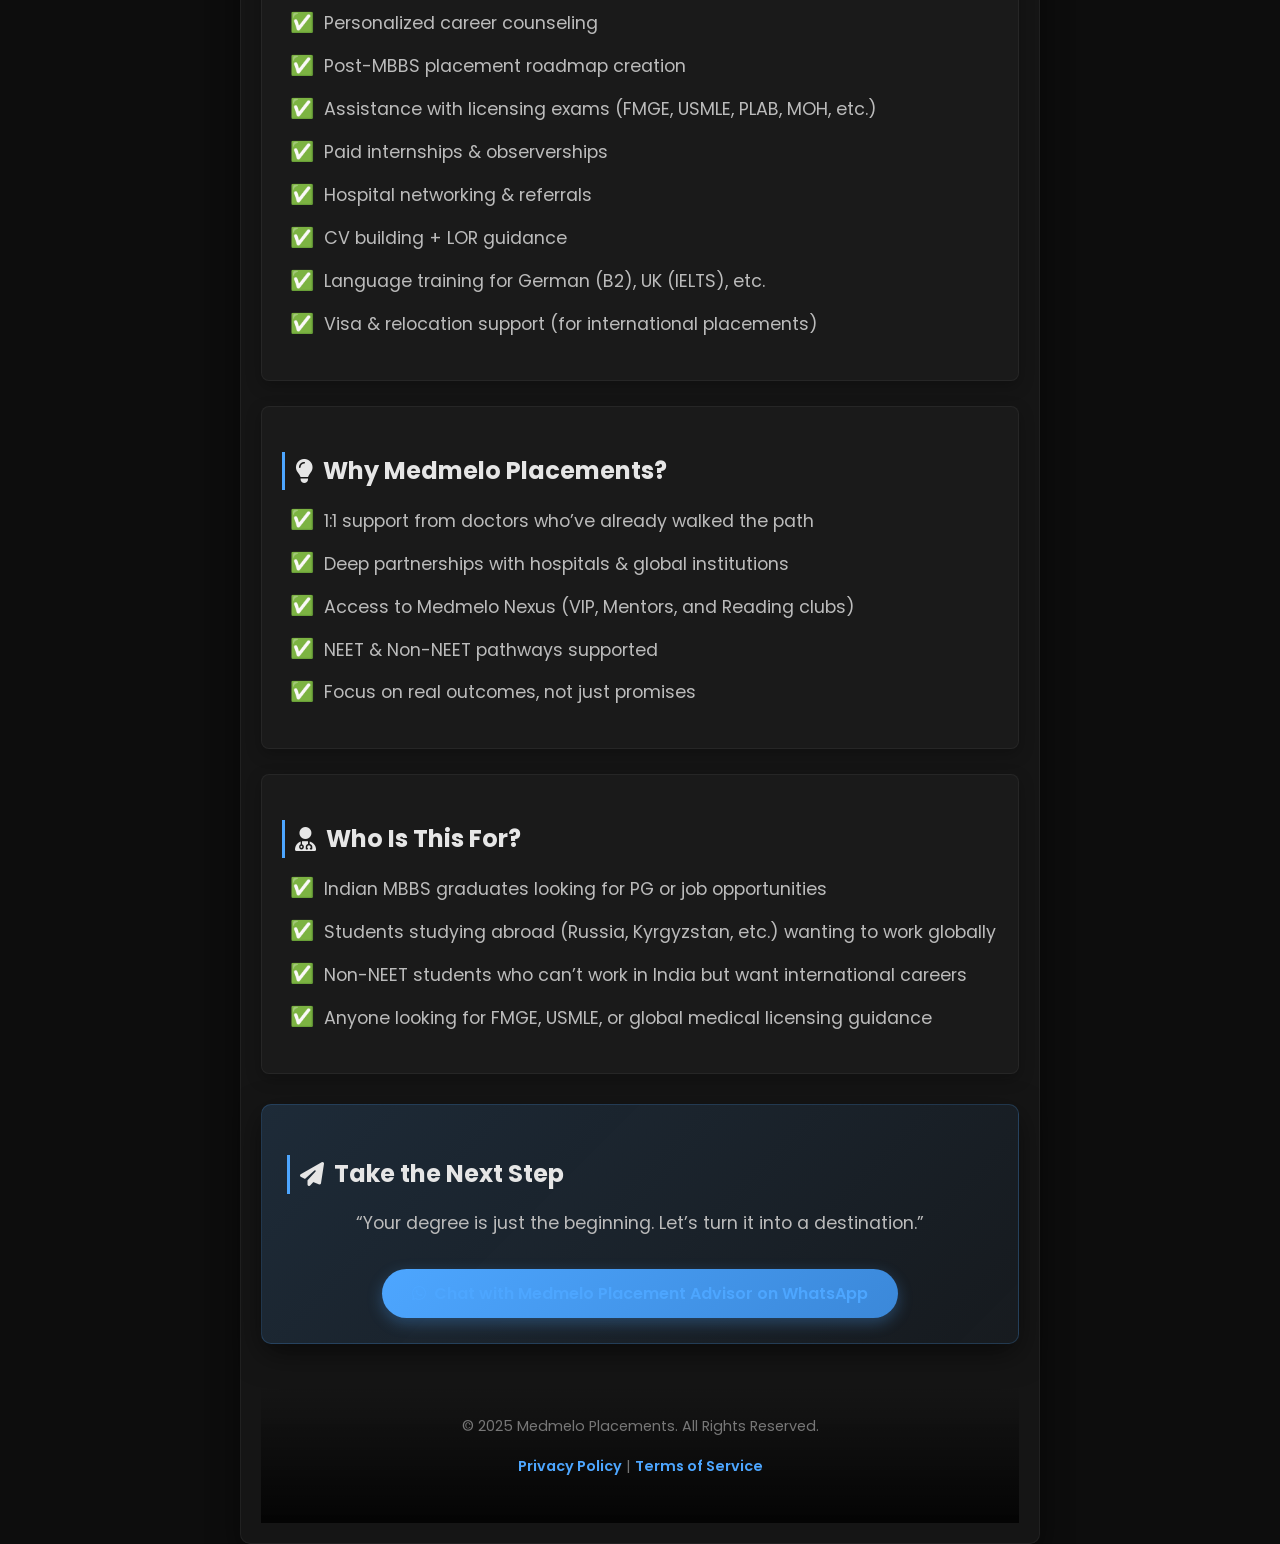
<file: placement.html>
<!DOCTYPE html>
<html lang="en">
<head>
  <title>Medmelo - Placements</title>
  <meta charset="utf-8">
  <meta name="viewport" content="width=device-width, initial-scale=1">
  <meta http-equiv="X-UA-Compatible" content="IE=edge">
  <meta name="description" content="Medmelo Placements">
  <meta name="keywords" content="medmelo, placements, medical careers, mbbs">
  <meta name="author" content="Bucky Maler">
  <link rel="stylesheet" href="assets/css/slider.css">
  <link rel="stylesheet" href="https://cdnjs.cloudflare.com/ajax/libs/font-awesome/6.4.0/css/all.min.css">
  <style>
    @import url('https://fonts.googleapis.com/css2?family=Poppins:wght@300;400;500;600;700&display=swap');
    
    :root {
      --primary-color: #4da6ff;
      --primary-dark: #3b88d9;
      --accent-color: #ff4d4d;
      --text-light: #e6e6e6;
      --text-dark: #bbb;
      --bg-dark: #0d0d0d;
      --bg-card: #1a1a1a;
      --gradient-primary: linear-gradient(135deg, #4da6ff, #3b88d9);
      --gradient-dark: linear-gradient(135deg, #1a1a1a, #2a2a2a);
      --shadow-soft: 0 10px 30px rgba(0, 0, 0, 0.5);
      --shadow-strong: 0 15px 40px rgba(0, 0, 0, 0.8);
      --transition-smooth: all 0.3s ease;
    }
    
    * {
      box-sizing: border-box;
      margin: 0;
      padding: 0;
    }
    
    body {
      margin: 0;
      padding: 0;
      background: var(--bg-dark);
      font-family: 'Poppins', 'Segoe UI', sans-serif;
      color: var(--text-light);
      overflow-x: hidden;
      overflow-y: auto;
      line-height: 1.6;
    }
    
    .container {
      max-width: 1200px;
      margin: 0 auto;
      padding: 0 20px;
    }
    
    .header {
      padding: 20px 0;
      background: linear-gradient(180deg, rgba(0,0,0,0.8) 0%, rgba(13,13,13,0) 100%);
      position: relative;
    }
    
    .logo-container {
      display: flex;
      align-items: center;
      justify-content: center;
      margin-bottom: 5px;
    }
    
    .logo-container img {
      width: 44px;
      height: 44px;
      margin-right: 12px;
      filter: drop-shadow(0 2px 4px rgba(0,0,0,0.3));
    }
    
    .header h1 {
      font-size: clamp(1.8rem, 4vw, 2.5rem);
      font-weight: 700;
      margin: 0;
      background: linear-gradient(to right, #00c6ff, #0072ff);
      -webkit-background-clip: text;
      background-clip: text;
      -webkit-text-fill-color: transparent;
      text-shadow: 0 2px 10px rgba(0, 0, 0, 0.2);
    }
    
    .header h3 {
      text-align: center;
      font-size: clamp(1rem, 2.5vw, 1.2rem);
      font-weight: 400;
      margin: 0 0 10px;
      color: var(--primary-color);
    }
    
    .slider {
      padding: 2px 0;
      margin: 1px 0;
      min-height: 240px;
      position: relative;
      overflow: hidden;
      background: radial-gradient(circle at center, #1a1a1a 0%, #0d0d0d 70%);
      border-radius: 10px;
      box-shadow: var(--shadow-soft);
    }
    
    .slider::after {
      content: '';
      position: absolute;
      top: 0;
      left: 0;
      right: 0;
      bottom: 0;
      background: linear-gradient(180deg, rgba(13,13,13,0.5) 0%, rgba(13,13,13,0.8) 100%);
      pointer-events: none;
    }
    
    .slider .image-container {
      padding: 18px;
      width: 100%;
      height: 240px;
      display: flex;
      justify-content: center;
      align-items: center;
    }
    
    .slider .image-container img {
      height: 100%;
      width: auto;
      object-fit: cover;
      transition: all 0.5s ease;
      filter: drop-shadow(0 4px 10px rgba(0, 0, 0, 0.5));
      border-radius: 10px;
    }
    
    .slider .slide.active .image-container {
      border-color: rgba(77, 166, 255, 0.5);
      box-shadow: 0 15px 40px rgba(0, 0, 0, 0.8), 0 0 30px rgba(77, 166, 255, 0.2);
    }
    
    .slider .slide.active .image-container img {
      transform: scale(1.05);
    }
    
    .consultancy-content {
      max-width: 800px;
      margin: 0 auto;
      padding: 20px;
      background: rgba(26, 26, 26, 0.7);
      border-radius: 10px;
      box-shadow: var(--shadow-soft);
      backdrop-filter: blur(10px);
      -webkit-backdrop-filter: blur(10px);
      border: 1px solid rgba(255, 255, 255, 0.05);
    }
    
    .consultancy-content h2 {
      font-size: clamp(1.5rem, 4vw, 2.2rem);
      color: var(--text-light);
      margin-bottom: 20px;
      text-align: center;
      position: relative;
      padding-bottom: 10px;
    }
    
    .consultancy-content h2::after {
      content: '';
      position: absolute;
      bottom: 0;
      left: 50%;
      transform: translateX(-50%);
      width: 50px;
      height: 3px;
      background: var(--primary-color);
    }
    
    .consultancy-content h3 {
      font-size: clamp(1.2rem, 2.5vw, 1.5rem);
      color: var(--text-light);
      margin: 25px 0 15px;
      display: flex;
      align-items: center;
      border-left: 3px solid var(--primary-color);
      padding-left: 10px;
    }
    
    .consultancy-content p {
      font-size: clamp(0.9rem, 2.5vw, 1.1rem);
      color: var(--text-dark);
      margin-bottom: 15px;
      line-height: 1.7;
    }
    
    .consultancy-content ul {
      list-style: none;
      padding: 0;
      margin-bottom: 20px;
    }
    
    .consultancy-content ul li {
      font-size: clamp(0.9rem, 2.5vw, 1.1rem);
      color: var(--text-dark);
      margin-bottom: 12px;
      display: flex;
      align-items: center;
      padding-left: 8px;
      transition: var(--transition-smooth);
    }
    
    .consultancy-content ul li:hover {
      transform: translateX(5px);
      color: var(--text-light);
    }
    
    .consultancy-content ul li::before {
      content: "✅";
      margin-right: 10px;
      font-size: 1.1em;
    }
    
    .consultancy-content a {
      color: var(--primary-color);
      text-decoration: none;
      font-weight: 600;
      transition: var(--transition-smooth);
      display: inline-block;
    }
    
    .consultancy-content a:hover {
      color: var(--primary-dark);
      transform: translateX(5px);
    }
    
    .consultancy-content .highlight {
      color: var(--accent-color);
      font-weight: bold;
    }
    
    .consultancy-content .note {
      font-style: italic;
      color: #999;
      background: rgba(255, 77, 77, 0.1);
      padding: 10px 15px;
      border-radius: 5px;
      border-left: 3px solid var(--accent-color);
    }
    
    .section-card {
      background: var(--bg-card);
      border-radius: 8px;
      padding: 20px;
      margin-bottom: 25px;
      box-shadow: 0 5px 15px rgba(0, 0, 0, 0.3);
      border: 1px solid rgba(255, 255, 255, 0.05);
      transition: var(--transition-smooth);
    }
    
    .section-card:hover {
      transform: translateY(-5px);
      box-shadow: 0 8px 25px rgba(0, 0, 0, 0.4);
    }
    
    .flags-grid {
      display: grid;
      grid-template-columns: repeat(auto-fill, minmax(150px, 1fr));
      gap: 15px;
      margin: 15px 0;
    }
    
    .flag-item {
      background: var(--gradient-dark);
      border-radius: 8px;
      padding: 12px;
      text-align: center;
      box-shadow: 0 5px 15px rgba(0, 0, 0, 0.2);
      transition: var(--transition-smooth);
      border: 1px solid rgba(255, 255, 255, 0.05);
    }
    
    .flag-item:hover {
      transform: translateY(-3px);
      box-shadow: 0 8px 20px rgba(0, 0, 0, 0.3);
      background: linear-gradient(135deg, #1f1f1f, #2a2a2a);
    }
    
    .branches-grid {
      display: grid;
      grid-template-columns: repeat(auto-fill, minmax(120px, 1fr));
      gap: 15px;
      margin: 15px 0;
    }
    
    .branch-item {
      background: var(--gradient-dark);
      border-radius: 8px;
      padding: 12px;
      text-align: center;
      box-shadow: 0 5px 15px rgba(0, 0, 0, 0.2);
      transition: var(--transition-smooth);
      border: 1px solid rgba(255, 255, 255, 0.05);
    }
    
    .branch-item:hover {
      transform: translateY(-3px);
      box-shadow: 0 8px 20px rgba(0, 0, 0, 0.3);
      background: linear-gradient(135deg, #1f1f1f, #2a2a2a);
    }
    
    .cta-section {
      background: linear-gradient(135deg, rgba(77, 166, 255, 0.15), rgba(59, 136, 217, 0.05));
      border-radius: 10px;
      padding: 25px;
      margin: 30px 0;
      text-align: center;
      box-shadow: var(--shadow-soft);
      border: 1px solid rgba(77, 166, 255, 0.2);
    }
    
    .cta-button {
      display: inline-block;
      background: var(--gradient-primary);
      color: white;
      font-weight: 600;
      padding: 12px 30px;
      border-radius: 50px;
      margin-top: 15px;
      text-decoration: none;
      transition: var(--transition-smooth);
      box-shadow: 0 5px 15px rgba(77, 166, 255, 0.3);
    }
    
    .cta-button:hover {
      transform: translateY(-3px);
      box-shadow: 0 8px 25px rgba(77, 166, 255, 0.5);
    }
    
    .footer {
      text-align: center;
      padding: 30px 0;
      margin-top: 40px;
      background: linear-gradient(0deg, rgba(0,0,0,0.8) 0%, rgba(13,13,13,0) 100%);
    }
    
    .footer p {
      color: #777;
      font-size: 0.9rem;
    }
    
    .footer a {
      color: var(--primary-color);
      text-decoration: none;
    }
    
    @media (max-width: 768px) {
      .consultancy-content {
        padding: 20px 15px;
      }
      
      .flags-grid {
        grid-template-columns: repeat(auto-fill, minmax(120px, 1fr));
      }
      
      .branches-grid {
        grid-template-columns: repeat(auto-fill, minmax(100px, 1fr));
      }
    }
    
    @media (max-width: 600px) {
      .consultancy-content {
        padding: 15px;
      }
      
      .consultancy-content h2 {
        font-size: clamp(1.3rem, 4vw, 1.8rem);
      }
      
      .consultancy-content h3 {
        font-size: clamp(1.1rem, 2.5vw, 1.3rem);
      }
      
      .consultancy-content p,
      .consultancy-content ul li {
        font-size: clamp(0.85rem, 2.5vw, 1rem);
      }
      
      .header h1 {
        font-size: clamp(1.5rem, 4vw, 2rem);
      }
      
      .slider {
        min-height: 250px;
      }
      
      .flags-grid {
        grid-template-columns: repeat(auto-fill, minmax(100px, 1fr));
      }
      
      .branches-grid {
        grid-template-columns: repeat(auto-fill, minmax(80px, 1fr));
      }
    }
    
    @media (max-width: 400px) {
      .consultancy-content {
        padding: 12px;
      }
      
      .consultancy-content h2 {
        font-size: clamp(1.2rem, 4vw, 1.6rem);
      }
      
      .consultancy-content p,
      .consultancy-content ul li {
        font-size: clamp(0.8rem, 2.5vw, 0.95rem);
      }
      
      .header h1 {
        font-size: clamp(1.3rem, 4vw, 1.8rem);
      }
      
      .slider {
        min-height: 220px;
      }
    }
  </style>
</head>
<body>
  <div class="container">
   
    
    <div class="consultancy-content">
        
         <header class="header">
      <div class="logo-container">
        <h1 style="text-align: center;">Medmelo Placements</h1>
      </div>
      
       <div class="logo-container">
      <h4 style="text-align: center;">“We don’t just teach. We place”</h4>
      </div>
    </header>

    <div class="slider" data-slider-id="slider3">
      <div class="slide-container">
        <div class="slide active" id="slide3-1" onclick="window.location.href='https://medmeloinvestments.com/'">
          <div class="image-container">
            <img src="assets/img/placements.png" alt="Single Item">
          </div>
        </div>
      </div>
    </div>
      <div class="section-card">
        <h3><i class="fas fa-compass"></i>  Introduction</h3>
        <p>Medmelo Placements is the dedicated arm of Medmelo Ventures that focuses on helping medical students land real, practical career opportunities—whether they graduate from India or abroad.</p>
        <p>From internships and hospital jobs to post-graduate placements in other countries, we turn your MBBS degree into a clear career path.</p>
      </div>

      <div class="section-card">
        <h3><i class="fas fa-globe"></i>  Where We Place Our Students</h3>
        <ul>
          <li>🏥 Government & private hospitals across India</li>
          <li>🇩🇪 Germany (MBBS to Medical Residency Pathway)</li>
          <li>🇬🇧 UK (PLAB Route)</li>
          <li>🇺🇸 USA (USMLE Support Pathway)</li>
          <li>🇸🇦 Saudi Arabia – MOH Exams</li>
          <li>🇦🇪 UAE – DHA/HAAD/DOH Licensing</li>
          <li>🇵🇱 Poland and EU-wide medical opportunities</li>
          <li>🧪 Research fellowships in biotech & pharma companies</li>
        </ul>
      </div>

      <div class="section-card">
        <h3><i class="fas fa-briefcase"></i>  Our Services</h3>
        <ul>
          <li>Personalized career counseling</li>
          <li>Post-MBBS placement roadmap creation</li>
          <li>Assistance with licensing exams (FMGE, USMLE, PLAB, MOH, etc.)</li>
          <li>Paid internships & observerships</li>
          <li>Hospital networking & referrals</li>
          <li>CV building + LOR guidance</li>
          <li>Language training for German (B2), UK (IELTS), etc.</li>
          <li>Visa & relocation support (for international placements)</li>
        </ul>
      </div>

      <div class="section-card">
        <h3><i class="fas fa-lightbulb"></i>  Why Medmelo Placements?</h3>
        <ul>
          <li>1:1 support from doctors who’ve already walked the path</li>
          <li>Deep partnerships with hospitals & global institutions</li>
          <li>Access to Medmelo Nexus (VIP, Mentors, and Reading clubs)</li>
          <li>NEET & Non-NEET pathways supported</li>
          <li>Focus on real outcomes, not just promises</li>
        </ul>
      </div>

      <div class="section-card">
        <h3><i class="fas fa-user-md"></i>  Who Is This For?</h3>
        <ul>
          <li>Indian MBBS graduates looking for PG or job opportunities</li>
          <li>Students studying abroad (Russia, Kyrgyzstan, etc.) wanting to work globally</li>
          <li>Non-NEET students who can’t work in India but want international careers</li>
          <li>Anyone looking for FMGE, USMLE, or global medical licensing guidance</li>
        </ul>
      </div>

      <div class="cta-section">
        <h3><i class="fas fa-paper-plane"></i>  Take the Next Step</h3>
        <p>“Your degree is just the beginning. Let’s turn it into a destination.”</p>
        <a href="https://wa.me/medmelo" class="cta-button whatsapp-button" target="_blank">
          <i class="fab fa-whatsapp"></i>  Chat with Medmelo Placement Advisor on WhatsApp
        </a>
      </div>

      <footer class="footer">
        <p>© 2025 Medmelo Placements. All Rights Reserved.</p>
        <p><a href="#">Privacy Policy</a> | <a href="#">Terms of Service</a></p>
      </footer>
    </div>

    <script src="https://ajax.googleapis.com/ajax/libs/jquery/2.2.4/jquery.min.js"></script>
    <script>window.jQuery || document.write('<script src="assets/js/vendor/jquery-2.2.4.min.js"><\/script>')</script>
    <script src="assets/js/slider.js"></script>
    <script>
      $(document).ready(function() {
        $('body').css('overflow-y', 'auto');
        
        $('.section-card').each(function(index) {
          $(this).css('opacity', '0');
          $(this).css('transform', 'translateY(20px)');
          
          setTimeout(() => {
            $(this).css('transition', 'all 0.6s ease');
            $(this).css('opacity', '1');
            $(this).css('transform', 'translateY(0)');
          }, 100 * index);
        });
        
        $('.consultancy-content ul li').hover(
          function() {
            $(this).css('color', '#fff');
          },
          function() {
            $(this).css('color', '#bbb');
          }
        );
      });
    </script>
    </div>
</body>
</html>
</file>
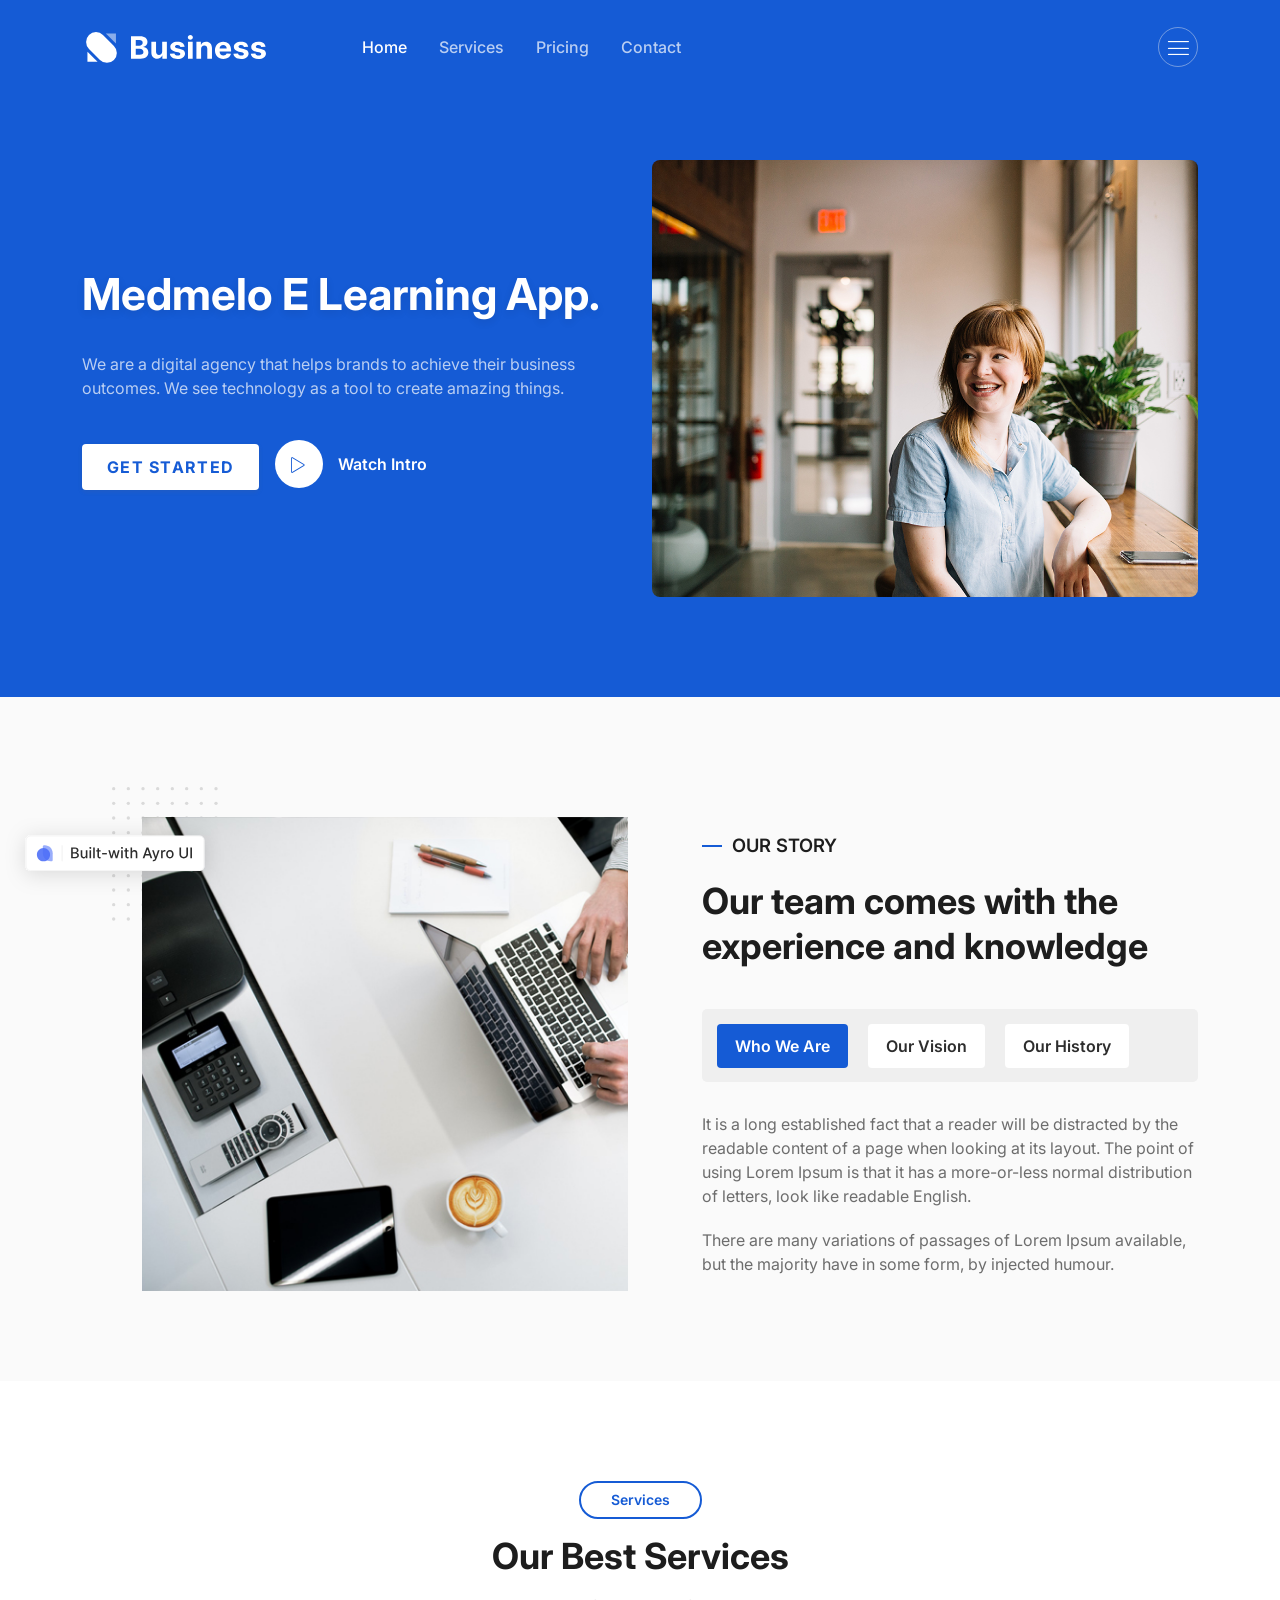
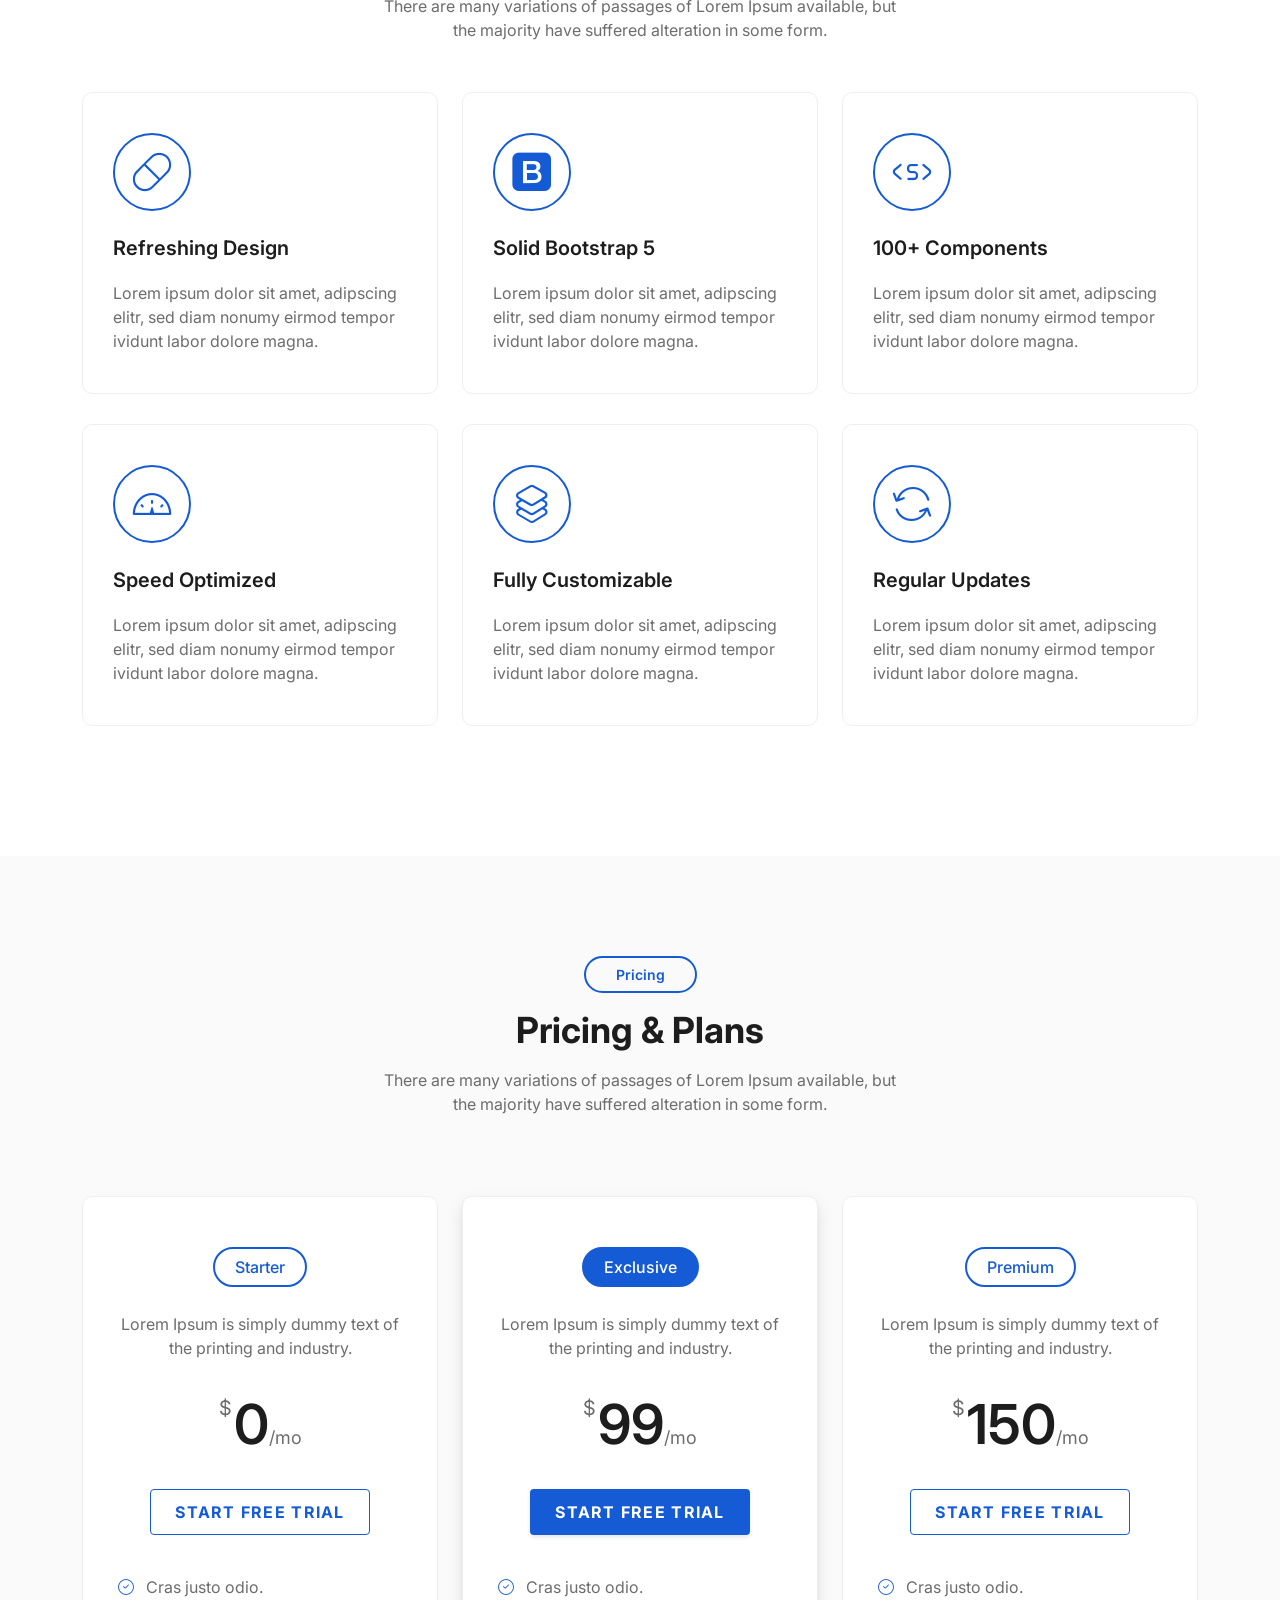
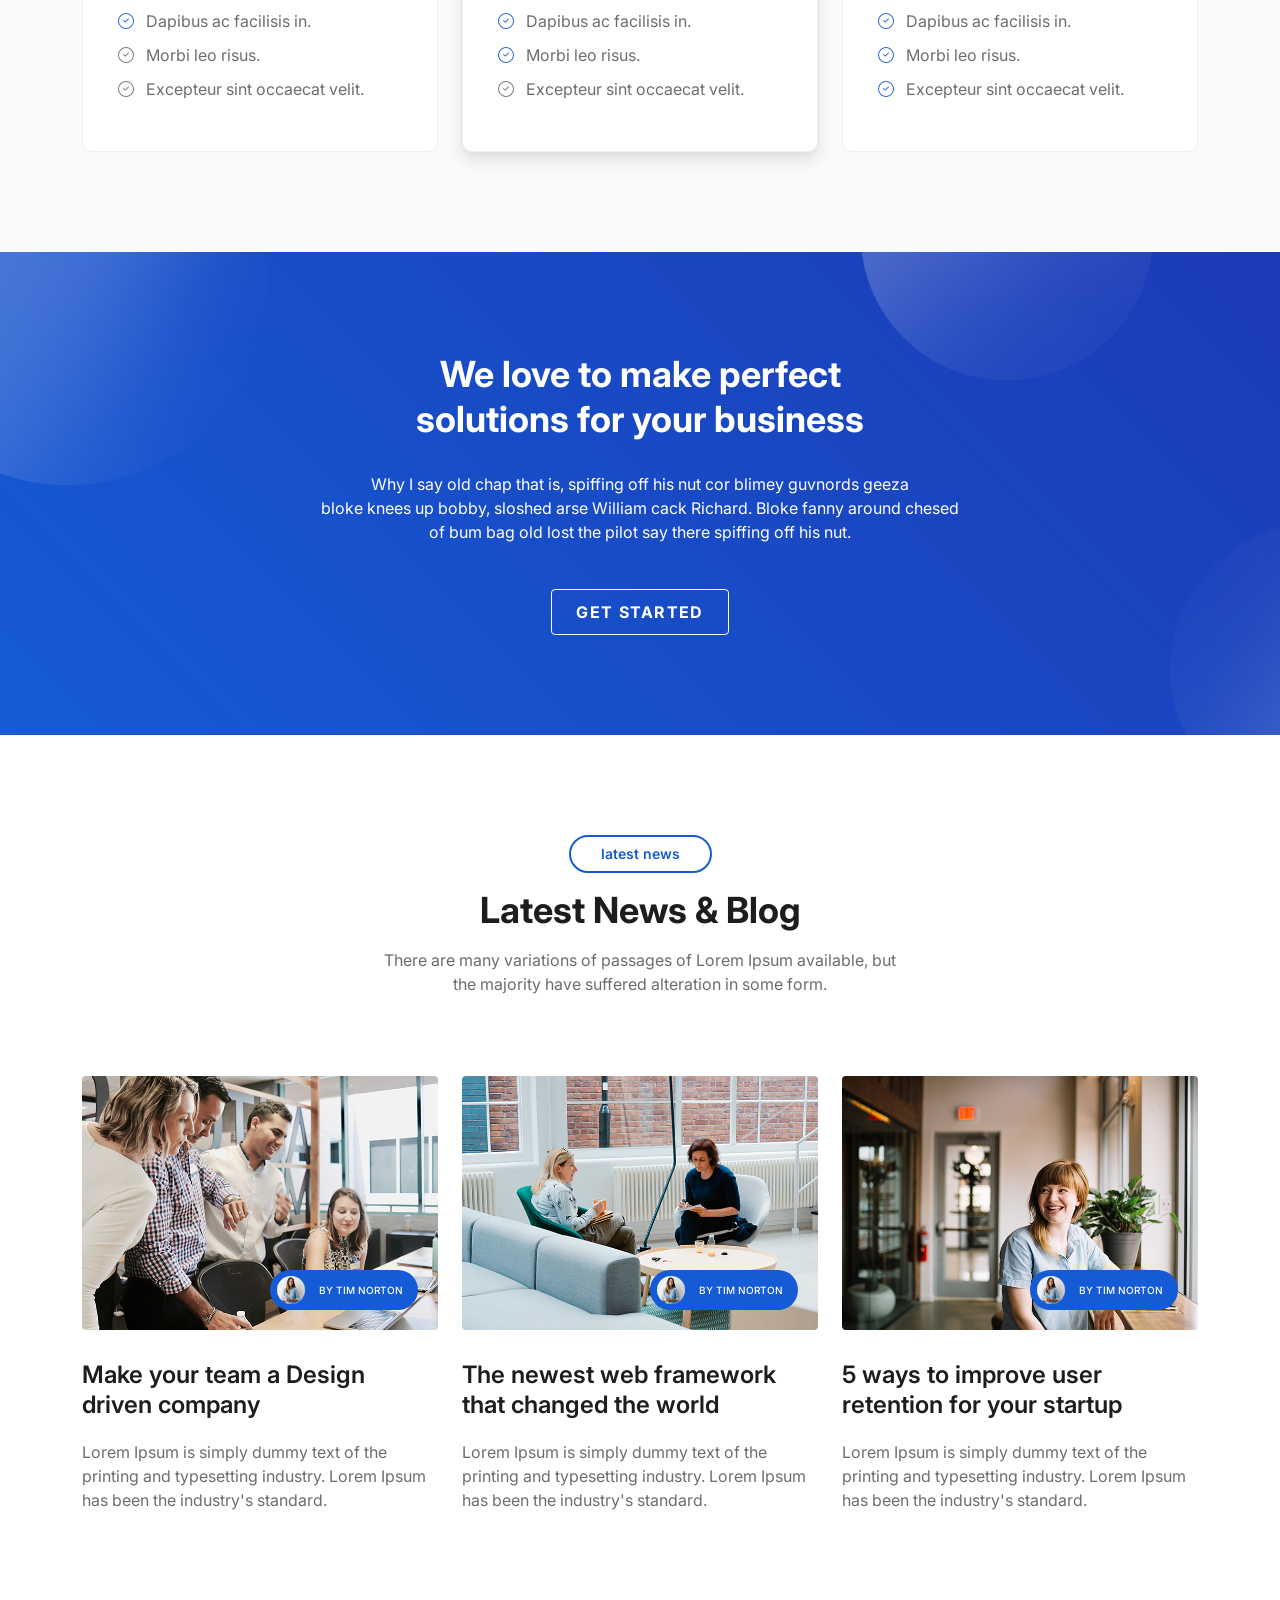
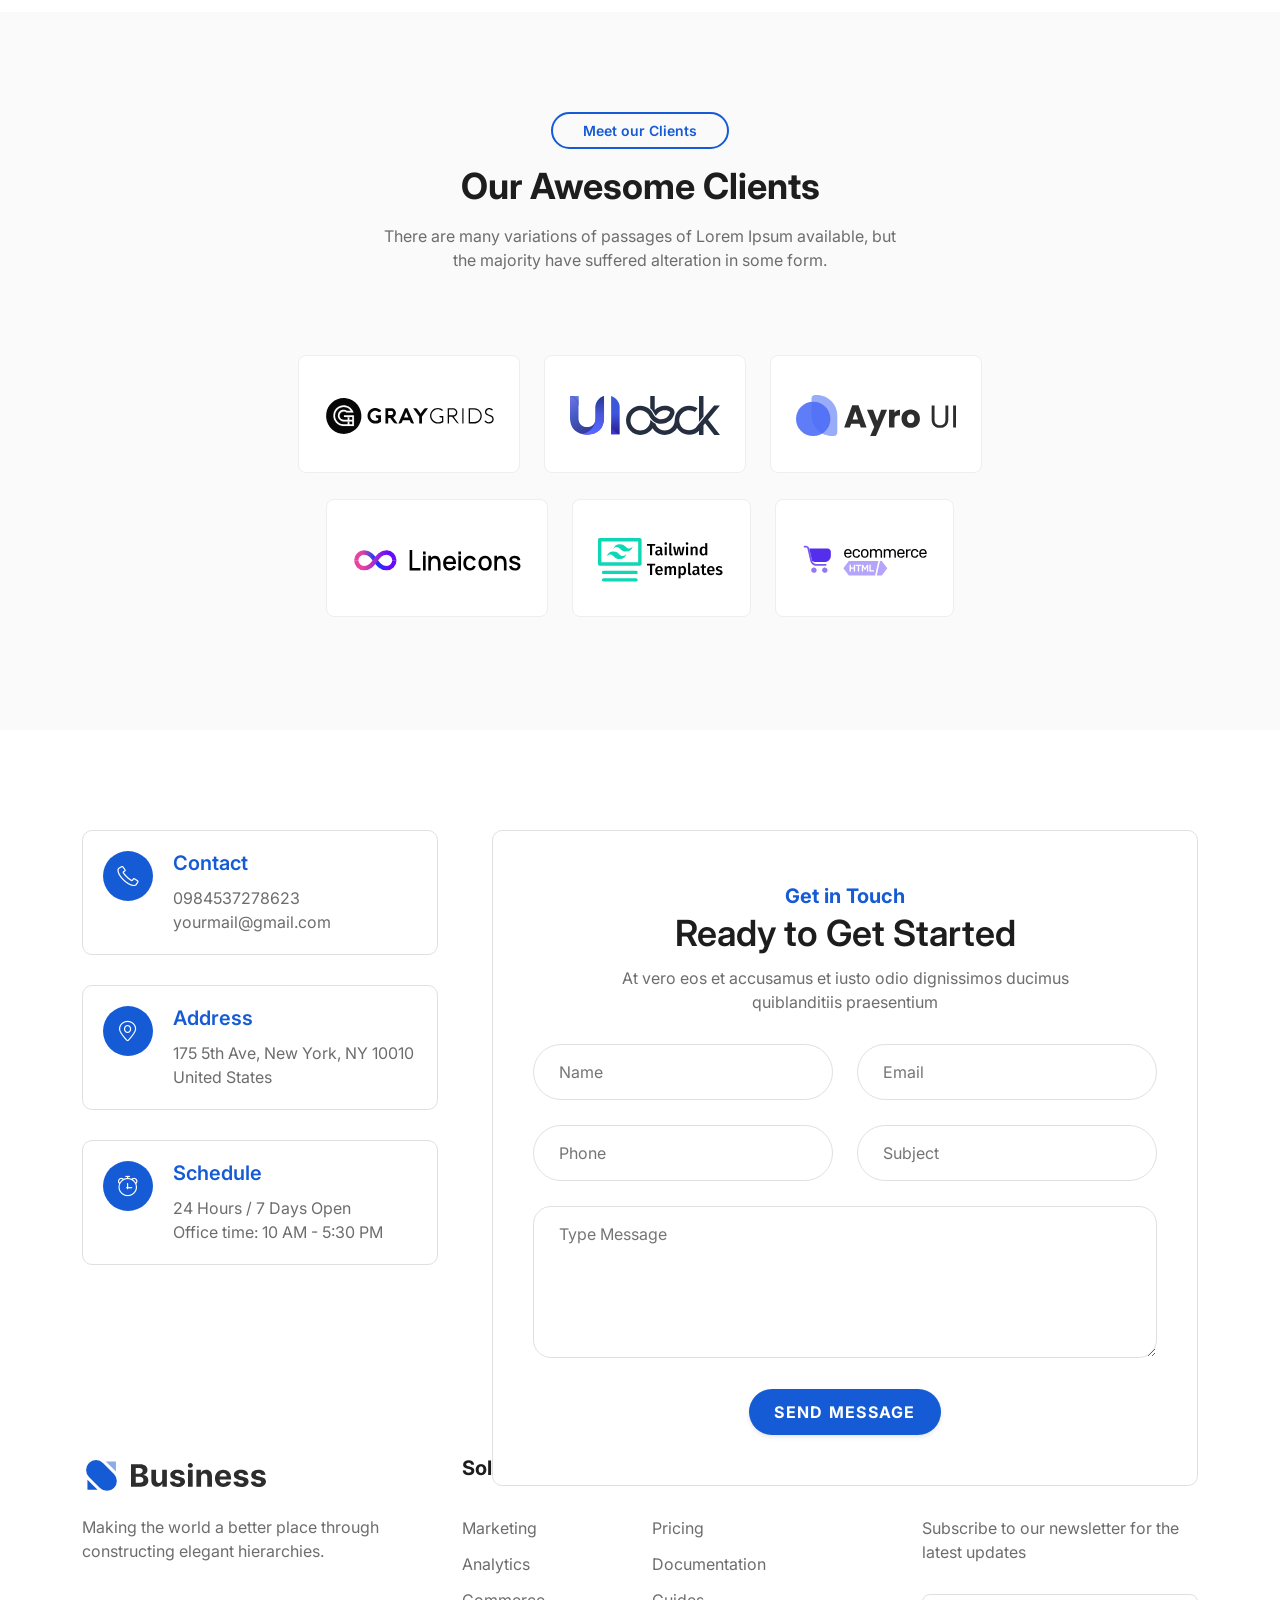
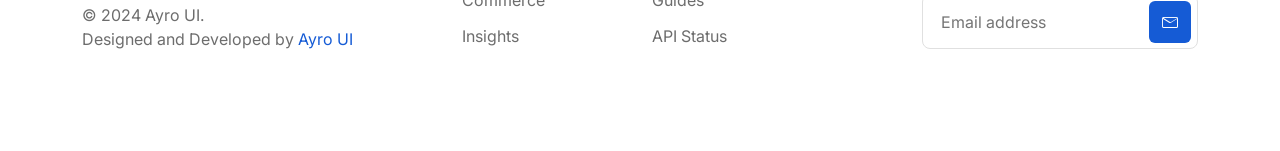
<file: medmelolearning/static/home.html>
<!DOCTYPE html>
<html lang="en">

<head>
  <!--====== Required meta tags ======-->
  <meta charset="utf-8" />
  <meta http-equiv="x-ua-compatible" content="ie=edge" />
  <meta name="description" content="" />
  <meta name="viewport" content="width=device-width, initial-scale=1, shrink-to-fit=no" />

  <!--====== Title ======-->
  <title>Medmelo App | Bootstrap 5 Business Template</title>

  <!--====== Favicon Icon ======-->
  <link rel="shortcut icon" href="../assets/images/favicon.svg" type="image/svg" />

  <!--====== Bootstrap css ======-->
  <link rel="stylesheet" href="assets/css/bootstrap.min.css" />

  <!--====== Line Icons css ======-->
  <link rel="stylesheet" href="assets/css/lineicons.css" />

  <!--====== Tiny Slider css ======-->
  <link rel="stylesheet" href="assets/css/tiny-slider.css" />

  <!--====== gLightBox css ======-->
  <link rel="stylesheet" href="assets/css/glightbox.min.css" />

  <link rel="stylesheet" href="style.css" />
</head>

<body>

  <!--====== NAVBAR NINE PART START ======-->

  <section class="navbar-area navbar-nine">
    <div class="container">
      <div class="row">
        <div class="col-lg-12">
          <nav class="navbar navbar-expand-lg">
            <a class="navbar-brand" href="index.html">
              <img src="assets/images/white-logo.svg" alt="Logo" />
            </a>
            <button class="navbar-toggler" type="button" data-bs-toggle="collapse" data-bs-target="#navbarNine"
              aria-controls="navbarNine" aria-expanded="false" aria-label="Toggle navigation">
              <span class="toggler-icon"></span>
              <span class="toggler-icon"></span>
              <span class="toggler-icon"></span>
            </button>

            <div class="collapse navbar-collapse sub-menu-bar" id="navbarNine">
              <ul class="navbar-nav me-auto">
                <li class="nav-item">
                  <a class="page-scroll active" href="#hero-area">Home</a>
                </li>
                <li class="nav-item">
                  <a class="page-scroll" href="#services">Services</a>
                </li>

                <li class="nav-item">
                  <a class="page-scroll" href="#pricing">Pricing</a>
                </li>
                <li class="nav-item">
                  <a class="page-scroll" href="#contact">Contact</a>
                </li>
              </ul>
            </div>

            <div class="navbar-btn d-none d-lg-inline-block">
              <a class="menu-bar" href="#side-menu-left"><i class="lni lni-menu"></i></a>
            </div>
          </nav>
          <!-- navbar -->
        </div>
      </div>
      <!-- row -->
    </div>
    <!-- container -->
  </section>

  <!--====== NAVBAR NINE PART ENDS ======-->

  <!--====== SIDEBAR PART START ======-->

  <div class="sidebar-left">
    <div class="sidebar-close">
      <a class="close" href="#close"><i class="lni lni-close"></i></a>
    </div>
    <div class="sidebar-content">
      <div class="sidebar-logo">
        <a href="index.html"><img src="assets/images/logo.svg" alt="Logo" /></a>
      </div>
      <p class="text">Lorem ipsum dolor sit amet adipisicing elit. Sapiente fuga nisi rerum iusto intro.</p>
      <!-- logo -->
      <div class="sidebar-menu">
        <h5 class="menu-title">Quick Links</h5>
        <ul>
          <li><a href="javascript:void(0)">About Us</a></li>
          <li><a href="javascript:void(0)">Our Team</a></li>
          <li><a href="javascript:void(0)">Latest News</a></li>
          <li><a href="javascript:void(0)">Contact Us</a></li>
        </ul>
      </div>
      <!-- menu -->
      <div class="sidebar-social align-items-center justify-content-center">
        <h5 class="social-title">Follow Us On</h5>
        <ul>
          <li>
            <a href="javascript:void(0)"><i class="lni lni-facebook-filled"></i></a>
          </li>
          <li>
            <a href="javascript:void(0)"><i class="lni lni-twitter-original"></i></a>
          </li>
          <li>
            <a href="javascript:void(0)"><i class="lni lni-linkedin-original"></i></a>
          </li>
          <li>
            <a href="javascript:void(0)"><i class="lni lni-youtube"></i></a>
          </li>
        </ul>
      </div>
      <!-- sidebar social -->
    </div>
    <!-- content -->
  </div>
  <div class="overlay-left"></div>

  <!--====== SIDEBAR PART ENDS ======-->

  <!-- Start header Area -->
  <section id="hero-area" class="header-area header-eight">
    <div class="container">
      <div class="row align-items-center">
        <div class="col-lg-6 col-md-12 col-12">
          <div class="header-content">
            <h1>Medmelo E Learning App.</h1>
            <p>
              We are a digital agency that helps brands to achieve their
              business outcomes. We see technology as a tool to create amazing
              things.
            </p>
            <div class="button">
              <a href="javascript:void(0)" class="btn primary-btn">Get Started</a>
              <a href="https://www.youtube.com/watch?v=r44RKWyfcFw&fbclid=IwAR21beSJORalzmzokxDRcGfkZA1AtRTE__l5N4r09HcGS5Y6vOluyouM9EM"
                class="glightbox video-button">
                <span class="btn icon-btn rounded-full">
                  <i class="lni lni-play"></i>
                </span>
                <span class="text">Watch Intro</span>
              </a>
            </div>
          </div>
        </div>
        <div class="col-lg-6 col-md-12 col-12">
          <div class="header-image">
            <img src="assets/images/header/hero-image.jpg" alt="#" />
          </div>
        </div>
      </div>
    </div>
  </section>
  <!-- End header Area -->

  <!--====== ABOUT FIVE PART START ======-->

  <section class="about-area about-five">
    <div class="container">
      <div class="row align-items-center">
        <div class="col-lg-6 col-12">
          <div class="about-image-five">
            <svg class="shape" width="106" height="134" viewBox="0 0 106 134" fill="none"
              xmlns="http://www.w3.org/2000/svg">
              <circle cx="1.66654" cy="1.66679" r="1.66667" fill="#DADADA" />
              <circle cx="1.66654" cy="16.3335" r="1.66667" fill="#DADADA" />
              <circle cx="1.66654" cy="31.0001" r="1.66667" fill="#DADADA" />
              <circle cx="1.66654" cy="45.6668" r="1.66667" fill="#DADADA" />
              <circle cx="1.66654" cy="60.3335" r="1.66667" fill="#DADADA" />
              <circle cx="1.66654" cy="88.6668" r="1.66667" fill="#DADADA" />
              <circle cx="1.66654" cy="117.667" r="1.66667" fill="#DADADA" />
              <circle cx="1.66654" cy="74.6668" r="1.66667" fill="#DADADA" />
              <circle cx="1.66654" cy="103" r="1.66667" fill="#DADADA" />
              <circle cx="1.66654" cy="132" r="1.66667" fill="#DADADA" />
              <circle cx="16.3333" cy="1.66679" r="1.66667" fill="#DADADA" />
              <circle cx="16.3333" cy="16.3335" r="1.66667" fill="#DADADA" />
              <circle cx="16.3333" cy="31.0001" r="1.66667" fill="#DADADA" />
              <circle cx="16.3333" cy="45.6668" r="1.66667" fill="#DADADA" />
              <circle cx="16.333" cy="60.3335" r="1.66667" fill="#DADADA" />
              <circle cx="16.333" cy="88.6668" r="1.66667" fill="#DADADA" />
              <circle cx="16.333" cy="117.667" r="1.66667" fill="#DADADA" />
              <circle cx="16.333" cy="74.6668" r="1.66667" fill="#DADADA" />
              <circle cx="16.333" cy="103" r="1.66667" fill="#DADADA" />
              <circle cx="16.333" cy="132" r="1.66667" fill="#DADADA" />
              <circle cx="30.9998" cy="1.66679" r="1.66667" fill="#DADADA" />
              <circle cx="74.6665" cy="1.66679" r="1.66667" fill="#DADADA" />
              <circle cx="30.9998" cy="16.3335" r="1.66667" fill="#DADADA" />
              <circle cx="74.6665" cy="16.3335" r="1.66667" fill="#DADADA" />
              <circle cx="30.9998" cy="31.0001" r="1.66667" fill="#DADADA" />
              <circle cx="74.6665" cy="31.0001" r="1.66667" fill="#DADADA" />
              <circle cx="30.9998" cy="45.6668" r="1.66667" fill="#DADADA" />
              <circle cx="74.6665" cy="45.6668" r="1.66667" fill="#DADADA" />
              <circle cx="31" cy="60.3335" r="1.66667" fill="#DADADA" />
              <circle cx="74.6668" cy="60.3335" r="1.66667" fill="#DADADA" />
              <circle cx="31" cy="88.6668" r="1.66667" fill="#DADADA" />
              <circle cx="74.6668" cy="88.6668" r="1.66667" fill="#DADADA" />
              <circle cx="31" cy="117.667" r="1.66667" fill="#DADADA" />
              <circle cx="74.6668" cy="117.667" r="1.66667" fill="#DADADA" />
              <circle cx="31" cy="74.6668" r="1.66667" fill="#DADADA" />
              <circle cx="74.6668" cy="74.6668" r="1.66667" fill="#DADADA" />
              <circle cx="31" cy="103" r="1.66667" fill="#DADADA" />
              <circle cx="74.6668" cy="103" r="1.66667" fill="#DADADA" />
              <circle cx="31" cy="132" r="1.66667" fill="#DADADA" />
              <circle cx="74.6668" cy="132" r="1.66667" fill="#DADADA" />
              <circle cx="45.6665" cy="1.66679" r="1.66667" fill="#DADADA" />
              <circle cx="89.3333" cy="1.66679" r="1.66667" fill="#DADADA" />
              <circle cx="45.6665" cy="16.3335" r="1.66667" fill="#DADADA" />
              <circle cx="89.3333" cy="16.3335" r="1.66667" fill="#DADADA" />
              <circle cx="45.6665" cy="31.0001" r="1.66667" fill="#DADADA" />
              <circle cx="89.3333" cy="31.0001" r="1.66667" fill="#DADADA" />
              <circle cx="45.6665" cy="45.6668" r="1.66667" fill="#DADADA" />
              <circle cx="89.3333" cy="45.6668" r="1.66667" fill="#DADADA" />
              <circle cx="45.6665" cy="60.3335" r="1.66667" fill="#DADADA" />
              <circle cx="89.3333" cy="60.3335" r="1.66667" fill="#DADADA" />
              <circle cx="45.6665" cy="88.6668" r="1.66667" fill="#DADADA" />
              <circle cx="89.3333" cy="88.6668" r="1.66667" fill="#DADADA" />
              <circle cx="45.6665" cy="117.667" r="1.66667" fill="#DADADA" />
              <circle cx="89.3333" cy="117.667" r="1.66667" fill="#DADADA" />
              <circle cx="45.6665" cy="74.6668" r="1.66667" fill="#DADADA" />
              <circle cx="89.3333" cy="74.6668" r="1.66667" fill="#DADADA" />
              <circle cx="45.6665" cy="103" r="1.66667" fill="#DADADA" />
              <circle cx="89.3333" cy="103" r="1.66667" fill="#DADADA" />
              <circle cx="45.6665" cy="132" r="1.66667" fill="#DADADA" />
              <circle cx="89.3333" cy="132" r="1.66667" fill="#DADADA" />
              <circle cx="60.3333" cy="1.66679" r="1.66667" fill="#DADADA" />
              <circle cx="104" cy="1.66679" r="1.66667" fill="#DADADA" />
              <circle cx="60.3333" cy="16.3335" r="1.66667" fill="#DADADA" />
              <circle cx="104" cy="16.3335" r="1.66667" fill="#DADADA" />
              <circle cx="60.3333" cy="31.0001" r="1.66667" fill="#DADADA" />
              <circle cx="104" cy="31.0001" r="1.66667" fill="#DADADA" />
              <circle cx="60.3333" cy="45.6668" r="1.66667" fill="#DADADA" />
              <circle cx="104" cy="45.6668" r="1.66667" fill="#DADADA" />
              <circle cx="60.333" cy="60.3335" r="1.66667" fill="#DADADA" />
              <circle cx="104" cy="60.3335" r="1.66667" fill="#DADADA" />
              <circle cx="60.333" cy="88.6668" r="1.66667" fill="#DADADA" />
              <circle cx="104" cy="88.6668" r="1.66667" fill="#DADADA" />
              <circle cx="60.333" cy="117.667" r="1.66667" fill="#DADADA" />
              <circle cx="104" cy="117.667" r="1.66667" fill="#DADADA" />
              <circle cx="60.333" cy="74.6668" r="1.66667" fill="#DADADA" />
              <circle cx="104" cy="74.6668" r="1.66667" fill="#DADADA" />
              <circle cx="60.333" cy="103" r="1.66667" fill="#DADADA" />
              <circle cx="104" cy="103" r="1.66667" fill="#DADADA" />
              <circle cx="60.333" cy="132" r="1.66667" fill="#DADADA" />
              <circle cx="104" cy="132" r="1.66667" fill="#DADADA" />
            </svg>
            <img src="assets/images/about/about-img1.jpg" alt="about" />
          </div>
        </div>
        <div class="col-lg-6 col-12">
          <div class="about-five-content">
            <h6 class="small-title text-lg">OUR STORY</h6>
            <h2 class="main-title fw-bold">Our team comes with the experience and knowledge</h2>
            <div class="about-five-tab">
              <nav>
                <div class="nav nav-tabs" id="nav-tab" role="tablist">
                  <button class="nav-link active" id="nav-who-tab" data-bs-toggle="tab" data-bs-target="#nav-who"
                    type="button" role="tab" aria-controls="nav-who" aria-selected="true">Who We Are</button>
                  <button class="nav-link" id="nav-vision-tab" data-bs-toggle="tab" data-bs-target="#nav-vision"
                    type="button" role="tab" aria-controls="nav-vision" aria-selected="false">our Vision</button>
                  <button class="nav-link" id="nav-history-tab" data-bs-toggle="tab" data-bs-target="#nav-history"
                    type="button" role="tab" aria-controls="nav-history" aria-selected="false">our History</button>
                </div>
              </nav>
              <div class="tab-content" id="nav-tabContent">
                <div class="tab-pane fade show active" id="nav-who" role="tabpanel" aria-labelledby="nav-who-tab">
                  <p>It is a long established fact that a reader will be distracted by the readable content of a page
                    when
                    looking at its layout. The point of using Lorem Ipsum is that it has a more-or-less normal
                    distribution of letters, look like readable English.</p>
                  <p>There are many variations of passages of Lorem Ipsum available, but the majority have in some
                    form,
                    by injected humour.</p>
                </div>
                <div class="tab-pane fade" id="nav-vision" role="tabpanel" aria-labelledby="nav-vision-tab">
                  <p>It is a long established fact that a reader will be distracted by the readable content of a page
                    when
                    looking at its layout. The point of using Lorem Ipsum is that it has a more-or-less normal
                    distribution of letters, look like readable English.</p>
                  <p>There are many variations of passages of Lorem Ipsum available, but the majority have in some
                    form,
                    by injected humour.</p>
                </div>
                <div class="tab-pane fade" id="nav-history" role="tabpanel" aria-labelledby="nav-history-tab">
                  <p>It is a long established fact that a reader will be distracted by the readable content of a page
                    when
                    looking at its layout. The point of using Lorem Ipsum is that it has a more-or-less normal
                    distribution of letters, look like readable English.</p>
                  <p>There are many variations of passages of Lorem Ipsum available, but the majority have in some
                    form,
                    by injected humour.</p>
                </div>
              </div>
            </div>
          </div>
        </div>
      </div>
    </div>
    <!-- container -->
  </section>

  <!--====== ABOUT FIVE PART ENDS ======-->

  <!-- ===== service-area start ===== -->
  <section id="services" class="services-area services-eight">
    <!--======  Start Section Title Five ======-->
    <div class="section-title-five">
      <div class="container">
        <div class="row">
          <div class="col-12">
            <div class="content">
              <h6>Services</h6>
              <h2 class="fw-bold">Our Best Services</h2>
              <p>
                There are many variations of passages of Lorem Ipsum available,
                but the majority have suffered alteration in some form.
              </p>
            </div>
          </div>
        </div>
        <!-- row -->
      </div>
      <!-- container -->
    </div>
    <!--======  End Section Title Five ======-->
    <div class="container">
      <div class="row">
        <div class="col-lg-4 col-md-6">
          <div class="single-services">
            <div class="service-icon">
              <i class="lni lni-capsule"></i>
            </div>
            <div class="service-content">
              <h4>Refreshing Design</h4>
              <p>
                Lorem ipsum dolor sit amet, adipscing elitr, sed diam nonumy
                eirmod tempor ividunt labor dolore magna.
              </p>
            </div>
          </div>
        </div>
        <div class="col-lg-4 col-md-6">
          <div class="single-services">
            <div class="service-icon">
              <i class="lni lni-bootstrap"></i>
            </div>
            <div class="service-content">
              <h4>Solid Bootstrap 5</h4>
              <p>
                Lorem ipsum dolor sit amet, adipscing elitr, sed diam nonumy
                eirmod tempor ividunt labor dolore magna.
              </p>
            </div>
          </div>
        </div>
        <div class="col-lg-4 col-md-6">
          <div class="single-services">
            <div class="service-icon">
              <i class="lni lni-shortcode"></i>
            </div>
            <div class="service-content">
              <h4>100+ Components</h4>
              <p>
                Lorem ipsum dolor sit amet, adipscing elitr, sed diam nonumy
                eirmod tempor ividunt labor dolore magna.
              </p>
            </div>
          </div>
        </div>
        <div class="col-lg-4 col-md-6">
          <div class="single-services">
            <div class="service-icon">
              <i class="lni lni-dashboard"></i>
            </div>
            <div class="service-content">
              <h4>Speed Optimized</h4>
              <p>
                Lorem ipsum dolor sit amet, adipscing elitr, sed diam nonumy
                eirmod tempor ividunt labor dolore magna.
              </p>
            </div>
          </div>
        </div>
        <div class="col-lg-4 col-md-6">
          <div class="single-services">
            <div class="service-icon">
              <i class="lni lni-layers"></i>
            </div>
            <div class="service-content">
              <h4>Fully Customizable</h4>
              <p>
                Lorem ipsum dolor sit amet, adipscing elitr, sed diam nonumy
                eirmod tempor ividunt labor dolore magna.
              </p>
            </div>
          </div>
        </div>
        <div class="col-lg-4 col-md-6">
          <div class="single-services">
            <div class="service-icon">
              <i class="lni lni-reload"></i>
            </div>
            <div class="service-content">
              <h4>Regular Updates</h4>
              <p>
                Lorem ipsum dolor sit amet, adipscing elitr, sed diam nonumy
                eirmod tempor ividunt labor dolore magna.
              </p>
            </div>
          </div>
        </div>
      </div>
    </div>
  </section>
  <!-- ===== service-area end ===== -->


  <!-- Start Pricing  Area -->
  <section id="pricing" class="pricing-area pricing-fourteen">
    <!--======  Start Section Title Five ======-->
    <div class="section-title-five">
      <div class="container">
        <div class="row">
          <div class="col-12">
            <div class="content">
              <h6>Pricing</h6>
              <h2 class="fw-bold">Pricing & Plans</h2>
              <p>
                There are many variations of passages of Lorem Ipsum available,
                but the majority have suffered alteration in some form.
              </p>
            </div>
          </div>
        </div>
        <!-- row -->
      </div>
      <!-- container -->
    </div>
    <!--======  End Section Title Five ======-->
    <div class="container">
      <div class="row">
        <div class="col-lg-4 col-md-6 col-12">
          <div class="pricing-style-fourteen">
            <div class="table-head">
              <h6 class="title">Starter</h4>
                <p>Lorem Ipsum is simply dummy text of the printing and industry.</p>
                <div class="price">
                  <h2 class="amount">
                    <span class="currency">$</span>0<span class="duration">/mo </span>
                  </h2>
                </div>
            </div>

            <div class="light-rounded-buttons">
              <a href="javascript:void(0)" class="btn primary-btn-outline">
                Start free trial
              </a>
            </div>

            <div class="table-content">
              <ul class="table-list">
                <li> <i class="lni lni-checkmark-circle"></i> Cras justo odio.</li>
                <li> <i class="lni lni-checkmark-circle"></i> Dapibus ac facilisis in.</li>
                <li> <i class="lni lni-checkmark-circle deactive"></i> Morbi leo risus.</li>
                <li> <i class="lni lni-checkmark-circle deactive"></i> Excepteur sint occaecat velit.</li>
              </ul>
            </div>
          </div>
        </div>
        <div class="col-lg-4 col-md-6 col-12">
          <div class="pricing-style-fourteen middle">
            <div class="table-head">
              <h6 class="title">Exclusive</h4>
                <p>Lorem Ipsum is simply dummy text of the printing and industry.</p>
                <div class="price">
                  <h2 class="amount">
                    <span class="currency">$</span>99<span class="duration">/mo </span>
                  </h2>
                </div>
            </div>

            <div class="light-rounded-buttons">
              <a href="javascript:void(0)" class="btn primary-btn">
                Start free trial
              </a>
            </div>

            <div class="table-content">
              <ul class="table-list">
                <li> <i class="lni lni-checkmark-circle"></i> Cras justo odio.</li>
                <li> <i class="lni lni-checkmark-circle"></i> Dapibus ac facilisis in.</li>
                <li> <i class="lni lni-checkmark-circle"></i> Morbi leo risus.</li>
                <li> <i class="lni lni-checkmark-circle deactive"></i> Excepteur sint occaecat velit.</li>
              </ul>
            </div>
          </div>
        </div>
        <div class="col-lg-4 col-md-6 col-12">
          <div class="pricing-style-fourteen">
            <div class="table-head">
              <h6 class="title">Premium</h4>
                <p>Lorem Ipsum is simply dummy text of the printing and industry.</p>
                <div class="price">
                  <h2 class="amount">
                    <span class="currency">$</span>150<span class="duration">/mo </span>
                  </h2>
                </div>
            </div>

            <div class="light-rounded-buttons">
              <a href="javascript:void(0)" class="btn primary-btn-outline">
                Start free trial
              </a>
            </div>

            <div class="table-content">
              <ul class="table-list">
                <li> <i class="lni lni-checkmark-circle"></i> Cras justo odio.</li>
                <li> <i class="lni lni-checkmark-circle"></i> Dapibus ac facilisis in.</li>
                <li> <i class="lni lni-checkmark-circle"></i> Morbi leo risus.</li>
                <li> <i class="lni lni-checkmark-circle"></i> Excepteur sint occaecat velit.</li>
              </ul>
            </div>
          </div>
        </div>
      </div>
    </div>
  </section>
  <!--/ End Pricing  Area -->



  <!-- Start Cta Area -->
  <section id="call-action" class="call-action">
    <div class="container">
      <div class="row justify-content-center">
        <div class="col-xxl-6 col-xl-7 col-lg-8 col-md-9">
          <div class="inner-content">
            <h2>We love to make perfect <br />solutions for your business</h2>
            <p>
              Why I say old chap that is, spiffing off his nut cor blimey
              guvnords geeza<br />
              bloke knees up bobby, sloshed arse William cack Richard. Bloke
              fanny around chesed of bum bag old lost the pilot say there
              spiffing off his nut.
            </p>
            <div class="light-rounded-buttons">
              <a href="javascript:void(0)" class="btn primary-btn-outline">Get Started</a>
            </div>
          </div>
        </div>
      </div>
    </div>
  </section>
  <!-- End Cta Area -->



  <!-- Start Latest News Area -->
  <div id="blog" class="latest-news-area section">
    <!--======  Start Section Title Five ======-->
    <div class="section-title-five">
      <div class="container">
        <div class="row">
          <div class="col-12">
            <div class="content">
              <h6>latest news</h6>
              <h2 class="fw-bold">Latest News & Blog</h2>
              <p>
                There are many variations of passages of Lorem Ipsum available,
                but the majority have suffered alteration in some form.
              </p>
            </div>
          </div>
        </div>
        <!-- row -->
      </div>
      <!-- container -->
    </div>
    <!--======  End Section Title Five ======-->
    <div class="container">
      <div class="row">
        <div class="col-lg-4 col-md-6 col-12">
          <!-- Single News -->
          <div class="single-news">
            <div class="image">
              <a href="javascript:void(0)"><img class="thumb" src="assets/images/blog/1.jpg" alt="Blog" /></a>
              <div class="meta-details">
                <img class="thumb" src="assets/images/blog/b6.jpg" alt="Author" />
                <span>BY TIM NORTON</span>
              </div>
            </div>
            <div class="content-body">
              <h4 class="title">
                <a href="javascript:void(0)"> Make your team a Design driven company </a>
              </h4>
              <p>
                Lorem Ipsum is simply dummy text of the printing and
                typesetting industry. Lorem Ipsum has been the industry's
                standard.
              </p>
            </div>
          </div>
          <!-- End Single News -->
        </div>
        <div class="col-lg-4 col-md-6 col-12">
          <!-- Single News -->
          <div class="single-news">
            <div class="image">
              <a href="javascript:void(0)"><img class="thumb" src="assets/images/blog/2.jpg" alt="Blog" /></a>
              <div class="meta-details">
                <img class="thumb" src="assets/images/blog/b6.jpg" alt="Author" />
                <span>BY TIM NORTON</span>
              </div>
            </div>
            <div class="content-body">
              <h4 class="title">
                <a href="javascript:void(0)">
                  The newest web framework that changed the world
                </a>
              </h4>
              <p>
                Lorem Ipsum is simply dummy text of the printing and
                typesetting industry. Lorem Ipsum has been the industry's
                standard.
              </p>
            </div>
          </div>
          <!-- End Single News -->
        </div>
        <div class="col-lg-4 col-md-6 col-12">
          <!-- Single News -->
          <div class="single-news">
            <div class="image">
              <a href="javascript:void(0)"><img class="thumb" src="assets/images/blog/3.jpg" alt="Blog" /></a>
              <div class="meta-details">
                <img class="thumb" src="assets/images/blog/b6.jpg" alt="Author" />
                <span>BY TIM NORTON</span>
              </div>
            </div>
            <div class="content-body">
              <h4 class="title">
                <a href="javascript:void(0)">
                  5 ways to improve user retention for your startup
                </a>
              </h4>
              <p>
                Lorem Ipsum is simply dummy text of the printing and
                typesetting industry. Lorem Ipsum has been the industry's
                standard.
              </p>
            </div>
          </div>
          <!-- End Single News -->
        </div>
      </div>
    </div>
  </div>
  <!-- End Latest News Area -->

  <!-- Start Brand Area -->
  <div id="clients" class="brand-area section">
    <!--======  Start Section Title Five ======-->
    <div class="section-title-five">
      <div class="container">
        <div class="row">
          <div class="col-12">
            <div class="content">
              <h6>Meet our Clients</h6>
              <h2 class="fw-bold">Our Awesome Clients</h2>
              <p>
                There are many variations of passages of Lorem Ipsum available,
                but the majority have suffered alteration in some form.
              </p>
            </div>
          </div>
        </div>
        <!-- row -->
      </div>
      <!-- container -->
    </div>
    <!--======  End Section Title Five ======-->
    <div class="container">
      <div class="row">
        <div class="col-lg-8 offset-lg-2 col-12">
          <div class="clients-logos">
            <div class="single-image">
              <img src="assets/images/client-logo/graygrids.svg" alt="Brand Logo Images" />
            </div>
            <div class="single-image">
              <img src="assets/images/client-logo/uideck.svg" alt="Brand Logo Images" />
            </div>
            <div class="single-image">
              <img src="assets/images/client-logo/ayroui.svg" alt="Brand Logo Images" />
            </div>
            <div class="single-image">
              <img src="assets/images/client-logo/lineicons.svg" alt="Brand Logo Images" />
            </div>
            <div class="single-image">
              <img src="assets/images/client-logo/tailwindtemplates.svg" alt="Brand Logo Images" />
            </div>
            <div class="single-image">
              <img src="assets/images/client-logo/ecomhtml.svg" alt="Brand Logo Images" />
            </div>
          </div>
        </div>
      </div>
    </div>
  </div>
  <!-- End Brand Area -->

  <!-- ========================= contact-section start ========================= -->
  <section id="contact" class="contact-section">
    <div class="container">
      <div class="row">
        <div class="col-xl-4">
          <div class="contact-item-wrapper">
            <div class="row">
              <div class="col-12 col-md-6 col-xl-12">
                <div class="contact-item">
                  <div class="contact-icon">
                    <i class="lni lni-phone"></i>
                  </div>
                  <div class="contact-content">
                    <h4>Contact</h4>
                    <p>0984537278623</p>
                    <p>yourmail@gmail.com</p>
                  </div>
                </div>
              </div>
              <div class="col-12 col-md-6 col-xl-12">
                <div class="contact-item">
                  <div class="contact-icon">
                    <i class="lni lni-map-marker"></i>
                  </div>
                  <div class="contact-content">
                    <h4>Address</h4>
                    <p>175 5th Ave, New York, NY 10010</p>
                    <p>United States</p>
                  </div>
                </div>
              </div>
              <div class="col-12 col-md-6 col-xl-12">
                <div class="contact-item">
                  <div class="contact-icon">
                    <i class="lni lni-alarm-clock"></i>
                  </div>
                  <div class="contact-content">
                    <h4>Schedule</h4>
                    <p>24 Hours / 7 Days Open</p>
                    <p>Office time: 10 AM - 5:30 PM</p>
                  </div>
                </div>
              </div>
            </div>
          </div>
        </div>
        <div class="col-xl-8">
          <div class="contact-form-wrapper">
            <div class="row">
              <div class="col-xl-10 col-lg-8 mx-auto">
                <div class="section-title text-center">
                  <span> Get in Touch </span>
                  <h2>
                    Ready to Get Started
                  </h2>
                  <p>
                    At vero eos et accusamus et iusto odio dignissimos ducimus
                    quiblanditiis praesentium
                  </p>
                </div>
              </div>
            </div>
            <form action="#" class="contact-form">
              <div class="row">
                <div class="col-md-6">
                  <input type="text" name="name" id="name" placeholder="Name" required />
                </div>
                <div class="col-md-6">
                  <input type="email" name="email" id="email" placeholder="Email" required />
                </div>
              </div>
              <div class="row">
                <div class="col-md-6">
                  <input type="text" name="phone" id="phone" placeholder="Phone" required />
                </div>
                <div class="col-md-6">
                  <input type="text" name="subject" id="email" placeholder="Subject" required />
                </div>
              </div>
              <div class="row">
                <div class="col-12">
                  <textarea name="message" id="message" placeholder="Type Message" rows="5"></textarea>
                </div>
              </div>
              <div class="row">
                <div class="col-12">
                  <div class="button text-center rounded-buttons">
                    <button type="submit" class="btn primary-btn rounded-full">
                      Send Message
                    </button>
                  </div>
                </div>
              </div>
            </form>
          </div>
        </div>
      </div>
    </div>
  </section>
  <!-- ========================= contact-section end ========================= -->

  <!-- ========================= map-section end ========================= -->
  <section class="map-section map-style-9">
    <div class="map-container">
      <object style="border:0; height: 500px; width: 100%;"
        data="https://www.google.com/maps/embed?pb=!1m18!1m12!1m3!1d3102.7887109309127!2d-77.44196278417968!3d38.95165507956235!2m3!1f0!2f0!3f0!3m2!1i1024!2i768!4f13.1!3m3!1m2!1s0x0%3A0x0!2zMzjCsDU3JzA2LjAiTiA3N8KwMjYnMjMuMiJX!5e0!3m2!1sen!2sbd!4v1545420879707"></object>
    </div>
    </div>
  </section>
  <!-- ========================= map-section end ========================= -->

  <!-- Start Footer Area -->
  <footer class="footer-area footer-eleven">
    <!-- Start Footer Top -->
    <div class="footer-top">
      <div class="container">
        <div class="inner-content">
          <div class="row">
            <div class="col-lg-4 col-md-6 col-12">
              <!-- Single Widget -->
              <div class="footer-widget f-about">
                <div class="logo">
                  <a href="index.html">
                    <img src="assets/images/logo.svg" alt="#" class="img-fluid" />
                  </a>
                </div>
                <p>
                  Making the world a better place through constructing elegant
                  hierarchies.
                </p>
                <p class="copyright-text">
                  <span>© 2024 Ayro UI.</span>Designed and Developed by
                  <a href="javascript:void(0)" rel="nofollow"> Ayro UI </a>
                </p>
              </div>
              <!-- End Single Widget -->
            </div>
            <div class="col-lg-2 col-md-6 col-12">
              <!-- Single Widget -->
              <div class="footer-widget f-link">
                <h5>Solutions</h5>
                <ul>
                  <li><a href="javascript:void(0)">Marketing</a></li>
                  <li><a href="javascript:void(0)">Analytics</a></li>
                  <li><a href="javascript:void(0)">Commerce</a></li>
                  <li><a href="javascript:void(0)">Insights</a></li>
                </ul>
              </div>
              <!-- End Single Widget -->
            </div>
            <div class="col-lg-2 col-md-6 col-12">
              <!-- Single Widget -->
              <div class="footer-widget f-link">
                <h5>Support</h5>
                <ul>
                  <li><a href="javascript:void(0)">Pricing</a></li>
                  <li><a href="javascript:void(0)">Documentation</a></li>
                  <li><a href="javascript:void(0)">Guides</a></li>
                  <li><a href="javascript:void(0)">API Status</a></li>
                </ul>
              </div>
              <!-- End Single Widget -->
            </div>
            <div class="col-lg-4 col-md-6 col-12">
              <!-- Single Widget -->
              <div class="footer-widget newsletter">
                <h5>Subscribe</h5>
                <p>Subscribe to our newsletter for the latest updates</p>
                <form action="#" method="get" target="_blank" class="newsletter-form">
                  <input name="EMAIL" placeholder="Email address" required="required" type="email" />
                  <div class="button">
                    <button class="sub-btn">
                      <i class="lni lni-envelope"></i>
                    </button>
                  </div>
                </form>
              </div>
              <!-- End Single Widget -->
            </div>
          </div>
        </div>
      </div>
    </div>
    <!--/ End Footer Top -->
  </footer>
  <!--/ End Footer Area -->

	<div class="made-in-ayroui mt-4">
		<a href="https://ayroui.com" target="_blank" rel="nofollow">
		  <img style="width:220px" src="assets/images/ayroui.svg">
		</a>
	</div>

  <a href="#" class="scroll-top btn-hover">
    <i class="lni lni-chevron-up"></i>
  </a>

  <!--====== js ======-->
  <script src="assets/js/bootstrap.bundle.min.js"></script>
  <script src="assets/js/glightbox.min.js"></script>
  <script src="assets/js/main.js"></script>
  <script src="assets/js/tiny-slider.js"></script>

  <script>

    //===== close navbar-collapse when a  clicked
    let navbarTogglerNine = document.querySelector(
      ".navbar-nine .navbar-toggler"
    );
    navbarTogglerNine.addEventListener("click", function () {
      navbarTogglerNine.classList.toggle("active");
    });

    // ==== left sidebar toggle
    let sidebarLeft = document.querySelector(".sidebar-left");
    let overlayLeft = document.querySelector(".overlay-left");
    let sidebarClose = document.querySelector(".sidebar-close .close");

    overlayLeft.addEventListener("click", function () {
      sidebarLeft.classList.toggle("open");
      overlayLeft.classList.toggle("open");
    });
    sidebarClose.addEventListener("click", function () {
      sidebarLeft.classList.remove("open");
      overlayLeft.classList.remove("open");
    });

    // ===== navbar nine sideMenu
    let sideMenuLeftNine = document.querySelector(".navbar-nine .menu-bar");

    sideMenuLeftNine.addEventListener("click", function () {
      sidebarLeft.classList.add("open");
      overlayLeft.classList.add("open");
    });

    //========= glightbox
    GLightbox({
      'href': 'https://www.youtube.com/watch?v=r44RKWyfcFw&fbclid=IwAR21beSJORalzmzokxDRcGfkZA1AtRTE__l5N4r09HcGS5Y6vOluyouM9EM',
      'type': 'video',
      'source': 'youtube', //vimeo, youtube or local
      'width': 900,
      'autoplayVideos': true,
    });

  </script>
</body>

</html>
</file>
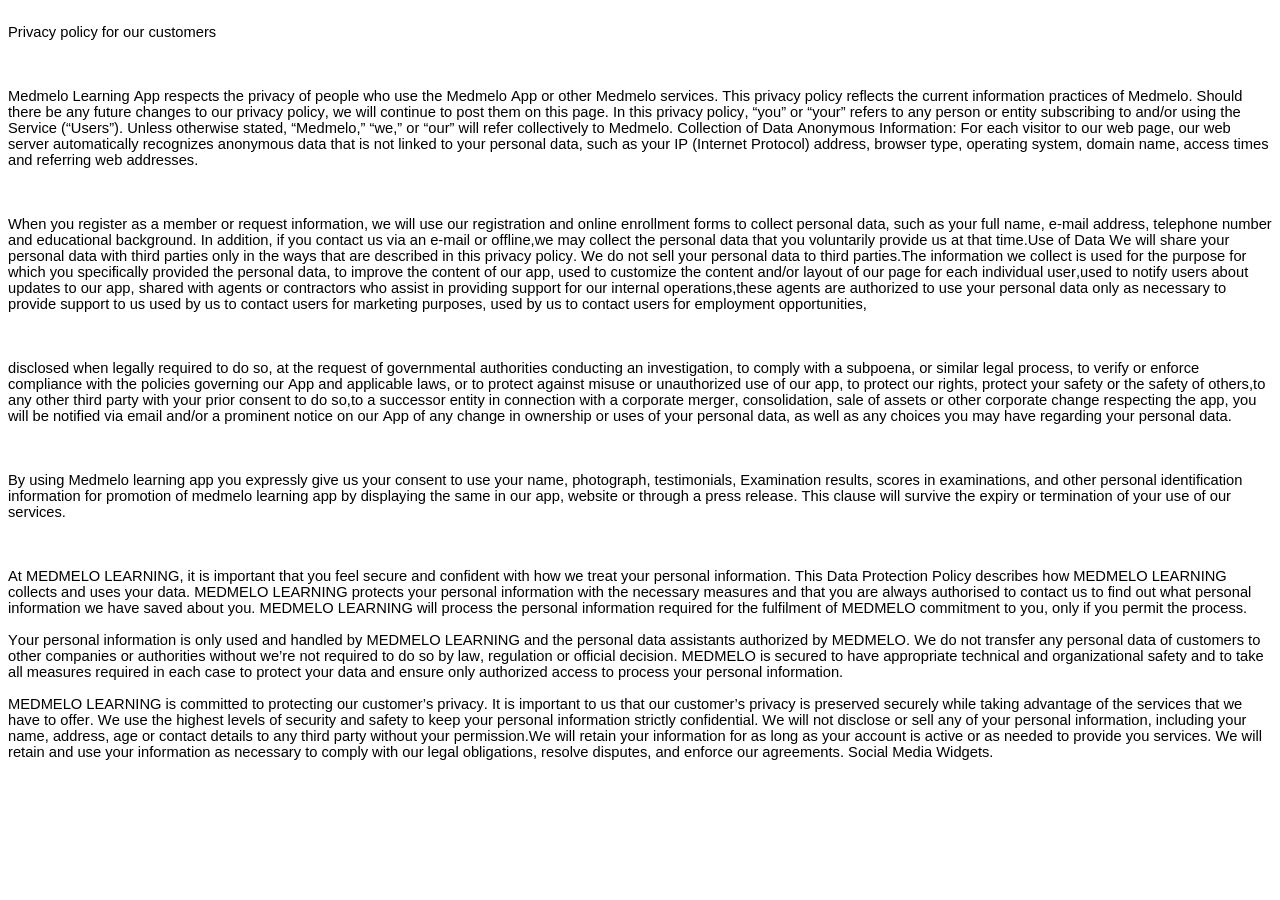
<file: medmelolearning/static/privacypolicy.html>
<!DOCTYPE html PUBLIC "-//W3C//DTD HTML 4.01//EN" "http://www.w3.org/TR/html4/strict.dtd">
<html>
<head>
  <meta http-equiv="Content-Type" content="text/html; charset=utf-8">
  <meta http-equiv="Content-Style-Type" content="text/css">
  <title></title>
  <meta name="Generator" content="Cocoa HTML Writer">
  <meta name="CocoaVersion" content="2113.6">
  <style type="text/css">
    p.p1 {margin: 0.0px 0.0px 0.0px 0.0px; font: 14.7px Arial; -webkit-text-stroke: #000000}
    span.s1 {font-kerning: none}
  </style>
</head>
<body>
<p class="p1"><span class="s1"> </span></p>
<p class="p1"><span class="s1">Privacy policy for our customers</span></p>
<p class="p1"><span class="s1"> </span></p>
<p class="p1"><span class="s1"> </span></p>
<p class="p1"><span class="s1"> </span></p>
<p class="p1"><span class="s1">Medmelo Learning App respects the privacy of people who use the Medmelo App or other Medmelo services. This privacy policy reflects the current information practices of Medmelo. Should there be any future changes to our privacy policy, we will continue to post them on this page. In this privacy policy, “you” or “your” refers to any person or entity subscribing to and/or using the Service (“Users”). Unless otherwise stated, “Medmelo,” “we,” or “our” will refer collectively to Medmelo. Collection of Data Anonymous Information: For each visitor to our web page, our web server automatically recognizes anonymous data that is not linked to your personal data, such as your IP (Internet Protocol) address, browser type, operating system, domain name, access times and referring web addresses.</span></p>
<p class="p1"><span class="s1"> </span></p>
<p class="p1"><span class="s1"> </span></p>
<p class="p1"><span class="s1"> </span></p>
<p class="p1"><span class="s1">When you register as a member or request information, we will use our registration and online enrollment forms to collect personal data, such as your full name, e-mail address, telephone number and educational background. In addition, if you contact us via an e-mail or offline,we may collect the personal data that you voluntarily provide us at that time.Use of Data We will share your personal data with third parties only in the ways that are described in this privacy policy. We do not sell your personal data to third parties.The information we collect is used for the purpose for which you specifically provided the personal data, to improve the content of our app, used to customize the content and/or layout of our page for each individual user,used to notify users about updates to our app, shared with agents or contractors who assist in providing support for our internal operations,these agents are authorized to use your personal data only as necessary to provide support to us used by us to contact users for marketing purposes, used by us to contact users for employment opportunities,</span></p>
<p class="p1"><span class="s1"> </span></p>
<p class="p1"><span class="s1"> </span></p>
<p class="p1"><span class="s1"> </span></p>
<p class="p1"><span class="s1">disclosed when legally required to do so, at the request of governmental authorities conducting an investigation, to comply with a subpoena, or similar legal process, to verify or enforce compliance with the policies governing our App and applicable laws, or to protect against misuse or unauthorized use of our app, to protect our rights, protect your safety or the safety of others,to any other third party with your prior consent to do so,to a successor entity in connection with a corporate merger, consolidation, sale of assets or other corporate change respecting the app, you will be notified via email and/or a prominent notice on our App of any change in ownership or uses of your personal data, as well as any choices you may have regarding your personal data.</span></p>
<p class="p1"><span class="s1"> </span></p>
<p class="p1"><span class="s1"> </span></p>
<p class="p1"><span class="s1"> </span></p>
<p class="p1"><span class="s1">By using Medmelo learning app you expressly give us your consent to use your name, photograph, testimonials, Examination results, scores in examinations, and other personal identification information for promotion of medmelo learning app by displaying the same in our app, website or through a press release. This clause will survive the expiry or termination of your use of our services.</span></p>
<p class="p1"><span class="s1"> </span></p>
<p class="p1"><span class="s1"> </span></p>
<p class="p1"><span class="s1"> </span></p>
<p class="p1"><span class="s1">At MEDMELO LEARNING, it is important that you feel secure and confident with how we treat your personal information. This Data Protection Policy describes how MEDMELO LEARNING collects and uses your data. MEDMELO LEARNING protects your personal information with the necessary measures and that you are always authorised to contact us to find out what personal information we have saved about you. MEDMELO LEARNING will process the personal information required for the fulfilment of MEDMELO commitment to you, only if you permit the process.</span></p>
<p class="p1"><span class="s1"> </span></p>
<p class="p1"><span class="s1">Your personal information is only used and handled by MEDMELO LEARNING and the personal data assistants authorized by MEDMELO. We do not transfer any personal data of customers to other companies or authorities without we’re not required to do so by law, regulation or official decision. MEDMELO is secured to have appropriate technical and organizational safety and to take all measures required in each case to protect your data and ensure only authorized access to process your personal information.</span></p>
<p class="p1"><span class="s1"> </span></p>
<p class="p1"><span class="s1">MEDMELO LEARNING is committed to protecting our customer’s privacy. It is important to us that our customer’s privacy is preserved securely while taking advantage of the services that we have to offer. We use the highest levels of security and safety to keep your personal information strictly confidential. We will not disclose or sell any of your personal information, including your name, address, age or contact details to any third party without your permission.We will retain your information for as long as your account is active or as needed to provide you services. We will retain and use your information as necessary to comply with our legal obligations, resolve disputes, and enforce our agreements. Social Media Widgets.</span></p>
</body>
</html>
</file>
<file: medmelolearning/css/style.css>
/********** Template CSS **********/
:root {
    --primary: #4294E3;
    --secondary: #8F12FD;
    --light: #F0F6FF;
    --dark: #262B47;
}


/*** Spinner ***/
#spinner {
    opacity: 0;
    visibility: hidden;
    transition: opacity .5s ease-out, visibility 0s linear .5s;
    z-index: 99999;
}

#spinner.show {
    transition: opacity .5s ease-out, visibility 0s linear 0s;
    visibility: visible;
    opacity: 1;
}


/*** Heading ***/
h1,
h2,
.fw-bold {
    font-weight: 700 !important;
}

h3,
h4,
.fw-semi-bold {
    font-weight: 600 !important;
}

h5,
h6,
.fw-medium {
    font-weight: 500 !important;
}


/*** Gradient Text & BG ***/
.text-primary-gradient {
    background: linear-gradient(to bottom right, var(--primary), var(--secondary));
    -webkit-background-clip: text;
    -webkit-text-fill-color: transparent;
}

.text-secondary-gradient {
    background: linear-gradient(to bottom right, var(--secondary), var(--primary));
    -webkit-background-clip: text;
    -webkit-text-fill-color: transparent;
}

.bg-primary-gradient {
    background: linear-gradient(to bottom right, var(--primary), var(--secondary));
}

.bg-secondary-gradient {
    background: linear-gradient(to bottom right, var(--secondary), var(--primary));
}


/*** Button ***/
.btn {
    transition: .5s;
}

.btn.btn-primary-gradient,
.btn.btn-secondary-gradient {
    position: relative;
    overflow: hidden;
    border: none;
    color: #FFFFFF;
    z-index: 1;
}

.btn.btn-primary-gradient::after,
.btn.btn-secondary-gradient::after {
    position: absolute;
    content: "";
    top: 0;
    left: 0;
    width: 100%;
    height: 100%;
    transition: .5s;
    z-index: -1;
    opacity: 0;
}

.btn.btn-primary-gradient,
.btn.btn-secondary-gradient::after {
    background: linear-gradient(to bottom right, var(--primary), var(--secondary));
}

.btn.btn-secondary-gradient,
.btn.btn-primary-gradient::after {
    background: linear-gradient(to bottom right, var(--secondary), var(--primary));
}

.btn.btn-primary-gradient:hover::after,
.btn.btn-secondary-gradient:hover::after {
    opacity: 1;
}

.btn-square {
    width: 38px;
    height: 38px;
}

.btn-sm-square {
    width: 32px;
    height: 32px;
}

.btn-lg-square {
    width: 48px;
    height: 48px;
}

.btn-square,
.btn-sm-square,
.btn-lg-square {
    padding: 0;
    display: flex;
    align-items: center;
    justify-content: center;
    font-weight: normal;
    border-radius: 50px;
}

.back-to-top {
    position: fixed;
    display: none;
    right: 45px;
    bottom: 45px;
    z-index: 99;
    border: none;
    background: linear-gradient(to bottom right, var(--primary), var(--secondary));
}


/*** Navbar ***/
.navbar-light .navbar-nav .nav-link {
    position: relative;
    margin-right: 25px;
    padding: 45px 0;
    font-family: 'Jost', sans-serif;
    font-size: 18px;
    font-weight: 500;
    color: var(--light) !important;
    outline: none;
    transition: .5s;
}

.navbar-light .navbar-nav .nav-link::before {
    position: absolute;
    content: "";
    width: 0;
    height: 0;
    top: -10px;
    left: 50%;
    transform: translateX(-50%);
    border: 10px solid;
    border-color: var(--light) transparent transparent transparent;
    transition: .5s;
}

.sticky-top.navbar-light .navbar-nav .nav-link {
    padding: 20px 0;
    color: var(--dark) !important;
}

.navbar-light .navbar-nav .nav-link:hover::before,
.navbar-light .navbar-nav .nav-link.active::before {
    top: 0;
}

.navbar-light .navbar-brand h1 {
    color: #FFFFFF;
}

.navbar-light .navbar-brand img {
    max-height: 60px;
    transition: .5s;
}

.sticky-top.navbar-light .navbar-brand img {
    max-height: 45px;
}

@media (max-width: 991.98px) {
    .sticky-top.navbar-light {
        position: relative;
        background: #FFFFFF;
    }

    .navbar-light .navbar-collapse {
        margin-top: 15px;
        border-top: 1px solid #DDDDDD;
    }

    .navbar-light .navbar-nav .nav-link,
    .sticky-top.navbar-light .navbar-nav .nav-link {
        padding: 10px 0;
        margin-left: 0;
        color: var(--dark) !important;
    }

    .navbar-light .navbar-nav .nav-link::before {
        display: none;
    }

    .navbar-light .navbar-nav .nav-link:hover,
    .navbar-light .navbar-nav .nav-link.active {
        color: var(--primary) !important;
    }

    .navbar-light .navbar-brand h1 {
        background: linear-gradient(to bottom right, var(--primary), var(--secondary));
        -webkit-background-clip: text;
        -webkit-text-fill-color: transparent;
    }

    .navbar-light .navbar-brand img {
        max-height: 45px;
    }
}

@media (min-width: 992px) {
    .navbar-light {
        position: absolute;
        width: 100%;
        top: 0;
        left: 0;
        z-index: 999;
    }
    
    .sticky-top.navbar-light {
        position: fixed;
        background: #FFFFFF;
    }

    .sticky-top.navbar-light .navbar-nav .nav-link::before {
        border-top-color: var(--primary);
    }

    .sticky-top.navbar-light .navbar-brand h1 {
        background: linear-gradient(to bottom right, var(--primary), var(--secondary));
        -webkit-background-clip: text;
        -webkit-text-fill-color: transparent;
    }
}


/*** Hero Header ***/
.hero-header {
    margin-bottom: 6rem;
    padding: 16rem 0 0 0;
    background:
        url(../img/bg-circle.png),
        url(../img/bg-triangle.png),
        url(../img/bg-bottom.png),
        linear-gradient(to bottom right, var(--primary), var(--secondary));
    background-position:
        left 0px top 0px,
        right 0px top 50%,
        center bottom;
    background-repeat: no-repeat;
}

@media (max-width: 991.98px) {
    .hero-header {
        padding: 6rem 0 9rem 0;
    }
}


/*** Feature ***/
.feature-item {
    transition: .5s;
}

.feature-item:hover {
    margin-top: -15px;
    box-shadow: 0 .5rem 1.5rem rgba(0, 0, 0, .08);
}


/*** Pricing ***/
.pricing .nav {
    padding: 2px;
}

.pricing .nav-link {
    padding: 12px 30px;
    font-weight: 500;
    color: var(--dark);
    background: #FFFFFF;
}

.pricing .nav-item:first-child .nav-link {
    border-radius: 30px 0 0 30px;
}

.pricing .nav-item:last-child .nav-link {
    border-radius: 0 30px 30px 0;
}

.pricing .nav-link.active {
    color: #FFFFFF;
    background: linear-gradient(to bottom right, var(--primary), var(--secondary));
}


/*** Screenshot ***/
.screenshot-carousel {
    position: relative;
    width: 253px;
    height: 500px;
    padding: 15px;
    margin-right: 30px;
}

.screenshot-carousel::before {
    position: absolute;
    content: "";
    width: 100%;
    height: 100%;
    top: 0;
    left: 0;
    background: url(../img/screenshot-frame.png) center center no-repeat;
    background-size: 253px 500px;
    z-index: 1;
}

.screenshot-carousel .owl-item img {
    position: relative;
    width: 223px;
    height: 470px;
}

.screenshot-carousel .owl-dots {
    position: absolute;
    top: 50%;
    right: -30px;
    transform: translateY(-50%);
    display: flex;
    flex-direction: column;
    align-items: center;
    justify-content: center;
}

.screenshot-carousel .owl-dot {
    position: relative;
    display: inline-block;
    margin: 5px 0;
    width: 15px;
    height: 15px;
    background: linear-gradient(to bottom right, var(--primary), var(--secondary));
    border-radius: 15px;
    transition: .5s;
}

.screenshot-carousel .owl-dot::after {
    position: absolute;
    content: "";
    width: 5px;
    height: 5px;
    top: 5px;
    left: 5px;
    background: #FFFFFF;
    border-radius: 5px;
}

.screenshot-carousel .owl-dot.active {
    box-shadow: 0 0 10px var(--dark);
}


/*** Testimonial ***/
.testimonial-carousel .owl-item .testimonial-item,
.testimonial-carousel .owl-item .testimonial-item * {
    transition: .5s;
}

.testimonial-carousel .owl-item.center .testimonial-item {
    background: linear-gradient(to bottom right, var(--primary), var(--secondary));
}

.testimonial-carousel .owl-item.center .testimonial-item h5,
.testimonial-carousel .owl-item.center .testimonial-item p {
    color: #FFFFFF !important;
}

.testimonial-carousel .owl-nav {
    margin-top: 30px;
    display: flex;
    justify-content: center;
}

.testimonial-carousel .owl-nav .owl-prev,
.testimonial-carousel .owl-nav .owl-next {
    margin: 0 12px;
    width: 50px;
    height: 50px;
    display: flex;
    align-items: center;
    justify-content: center;
    color: #FFFFFF;
    background: linear-gradient(to bottom right, var(--primary), var(--secondary));
    border-radius: 60px;
    font-size: 18px;
    transition: .5s;
}

.testimonial-carousel .owl-nav .owl-prev:hover,
.testimonial-carousel .owl-nav .owl-next:hover {
    background: linear-gradient(to bottom right, var(--secondary), var(--primary));
}


/*** Footer ***/
.footer {
    margin-top: 6rem;
    padding-top: 9rem;
    background:
        url(../img/bg-circle.png),
        url(../img/bg-triangle.png),
        url(../img/bg-top.png),
        linear-gradient(to bottom right, var(--primary), var(--secondary));
    background-position:
        left 0px bottom 0px,
        right 0px top 50%,
        center top;
    background-repeat: no-repeat;
}

.footer .btn.btn-social {
    margin-right: 5px;
    width: 40px;
    height: 40px;
    display: flex;
    align-items: center;
    justify-content: center;
    color: var(--light);
    border: 1px solid rgba(256, 256, 256, .1);
    border-radius: 40px;
    transition: .3s;
}

.footer .btn.btn-social:hover {
    color: var(--primary);
}

.footer .btn.btn-link {
    display: block;
    margin-bottom: 10px;
    padding: 0;
    text-align: left;
    color: var(--light);
    font-weight: normal;
    transition: .3s;
}

.footer .btn.btn-link::before {
    position: relative;
    content: "\f105";
    font-family: "Font Awesome 5 Free";
    font-weight: 900;
    margin-right: 10px;
}

.footer .btn.btn-link:hover {
    letter-spacing: 1px;
    box-shadow: none;
}

.footer .copyright {
    padding: 25px 0;
    font-size: 14px;
    border-top: 1px solid rgba(256, 256, 256, .1);
}

.footer .copyright a {
    color: var(--light);
}

.footer .footer-menu a {
    margin-right: 15px;
    padding-right: 15px;
    border-right: 1px solid rgba(255, 255, 255, .1);
}

.footer .footer-menu a:last-child {
    margin-right: 0;
    padding-right: 0;
    border-right: none;
}
</file>
<file: assets/css/slider.css>
.slider {
  width: 100%;
  min-height: 340px;
  position: relative;
  overflow: hidden;
  color: #000;
  display: flex;
  flex-direction: column;
  justify-content: center;
  align-items: center;
  padding: 40px 0;
  margin: 30px 0;
}

.slider .slide-container {
  display: flex;
  justify-content: center;
  align-items: center;
  transition: transform 0.5s ease-in-out;
  width: 100%;
  height: 100%;
  transition: transform 0.5s ease;
  margin-bottom: 180px;
  margin-top: 100px;
}

.slider .slide {
  display: flex;
  flex-direction: column;
  justify-content: center;
  align-items: center;
  position: relative;
  transition: all 0.5s ease-in-out;
  margin: 0 35px;
  transition: all 0.5s ease;
  cursor: pointer;
  opacity: 0.5;
  transform: scale(0.85);
}

.slider .slide.active {
  transform: scale(1.15);
  opacity: 1;
  z-index: 5;
}

.slider .image-container {
  width: 200px;
  height: 200px;
  padding: 15px;
  border-radius: 50%;
  background: linear-gradient(135deg, #000, #333);
  box-shadow: 0 8px 30px rgba(0, 0, 0, 0.7);
  display: flex;
  align-items: center;
  justify-content: center;
  position: relative;
  border: 0px solid rgba(255, 255, 255, 0.1);
  transition: all 0.4s ease;
}

.slider .slide.active .image-container {
  box-shadow: 0 10px 40px rgba(0, 0, 0, 0.8), 0 0 20px rgba(255, 255, 255, 0.1);
}

.slider .image-container img {
  width: 75%;
  height: auto;
  object-fit: contain;
  filter: drop-shadow(0 2px 5px rgba(0, 0, 0, 0.3));
}

.slider .text-content {
  position: absolute;
  bottom: 20px;
  text-align: center;
  width: 100%;
  color: white;
  padding: 15px;
  margin-top: 70px;
}

.slider .text-content h2 {
  font-size: 1.4em;
  margin: 10px 0;
  font-weight: bold;
  text-shadow: 1px 1px 3px rgba(0, 0, 0, 0.5);
  letter-spacing: 0.5px;
  transition: all 0.3s ease;
  display: none;
}

.slider .text-content h2.active {
  display: block;
}

.slider .nav-arrow {
  position: absolute;
  top: 40%;
  transform: translateY(-50%);
  width: 44px;
  height: 44px;
  background-color: rgba(0, 0, 0, 0.4);
  color: white;
  border-radius: 50%;
  display: flex;
  justify-content: center;
  align-items: center;
  cursor: pointer;
  font-size: 20px;
  z-index: 100;
  transition: all 0.3s ease;
  box-shadow: 0 2px 10px rgba(0, 0, 0, 0.3);
  pointer-events: auto;
}

.slider .nav-arrow:hover {
  background-color: rgba(0, 0, 0, 0.7);
  box-shadow: 0 4px 15px rgba(0, 0, 0, 0.5);
}

.slider .nav-arrow.hidden {
  display: none;
}

.slider .prev-arrow {
  left: 30px;
}

.slider .next-arrow {
  right: 30px;
}

.slider .dots-container {
  display: none;
  justify-content: center;
  margin-top: 20px;
}

.slider .dot {
  width: 10px;
  height: 10px;
  margin: 0 5px;
  background-color: rgba(255, 255, 255, 0.3);
  border-radius: 50%;
  cursor: pointer;
  transition: all 0.3s ease;
}

.slider .dot.active {
  background-color: white;
  transform: scale(1.2);
}

@media (max-width: 1200px) {
  .slider .image-container {
    width: 180px;
    height: 180px;
  }
  .slider .slide {
    margin: 0 30px;
  }
  .slider .text-content h2 {
    font-size: 1.3em;
  }
}

@media (max-width: 900px) {
  .slider {
    min-height: 320px;
  }
  .slider .image-container {
    width: 160px;
    height: 160px;
  }
  .slider .slide {
    margin: 0 25px;
  }
  .slider .nav-arrow {
    width: 40px;
    height: 40px;
  }
  .slider .text-content h2 {
    font-size: 1.2em;
  }
}

@media (max-width: 600px) {
  .slider {
    min-height: 300px;
  }
  .slider .slide-container {
    height: 180px;
    margin-bottom: 100px;
  }
  .slider .slide {
    position: absolute;
    opacity: 0;
    visibility: hidden;
    margin: 0;
  }
  .slider .slide.active {
    position: relative;
    opacity: 1;
    visibility: visible;
    transform: scale(1);
  }
  .slider .image-container {
    width: 140px;
    height: 140px;
  }
  .slider .text-content {
    bottom: 10px;
    margin-top: 50px;
  }
  .slider .text-content h2 {
    font-size: 1.1em;
  }
  .slider .nav-arrow {
    width: 36px;
    height: 36px;
    font-size: 18px;
  }
  .slider .prev-arrow {
    left: 10px;
  }
  .slider .next-arrow {
    right: 10px;
  }
  .slider .dots-container {
    display: flex;
  }
}

@media (max-width: 400px) {
  .slider {
    min-height: 260px;
  }
  .slider .slide-container {
    height: 160px;
    margin-bottom: 100px;
  }
  .slider .image-container {
    width: 120px;
    height: 120px;
  }
  .slider .text-content {
    bottom: 5px;
  }
  .slider .text-content h2 {
    font-size: 1em;
  }
  .slider .nav-arrow {
    width: 32px;
    height: 32px;
    font-size: 16px;
  }
}
</file>
<file: medmelolearning/static/assets/css/tiny-slider.css>
.tns-outer{padding:0 !important}.tns-outer [hidden]{display:none !important}.tns-outer [aria-controls],.tns-outer [data-action]{cursor:pointer}.tns-slider{-webkit-transition:all 0s;-moz-transition:all 0s;transition:all 0s}.tns-slider>.tns-item{-webkit-box-sizing:border-box;-moz-box-sizing:border-box;box-sizing:border-box}.tns-horizontal.tns-subpixel{white-space:nowrap}.tns-horizontal.tns-subpixel>.tns-item{display:inline-block;vertical-align:top;white-space:normal}.tns-horizontal.tns-no-subpixel:after{content:'';display:table;clear:both}.tns-horizontal.tns-no-subpixel>.tns-item{float:left}.tns-horizontal.tns-carousel.tns-no-subpixel>.tns-item{margin-right:-100%}.tns-no-calc{position:relative;left:0}.tns-gallery{position:relative;left:0;min-height:1px}.tns-gallery>.tns-item{position:absolute;left:-100%;-webkit-transition:transform 0s, opacity 0s;-moz-transition:transform 0s, opacity 0s;transition:transform 0s, opacity 0s}.tns-gallery>.tns-slide-active{position:relative;left:auto !important}.tns-gallery>.tns-moving{-webkit-transition:all 0.25s;-moz-transition:all 0.25s;transition:all 0.25s}.tns-autowidth{display:inline-block}.tns-lazy-img{-webkit-transition:opacity 0.6s;-moz-transition:opacity 0.6s;transition:opacity 0.6s;opacity:0.6}.tns-lazy-img.tns-complete{opacity:1}.tns-ah{-webkit-transition:height 0s;-moz-transition:height 0s;transition:height 0s}.tns-ovh{overflow:hidden}.tns-visually-hidden{position:absolute;left:-10000em}.tns-transparent{opacity:0;visibility:hidden}.tns-fadeIn{opacity:1;filter:alpha(opacity=100);z-index:0}.tns-normal,.tns-fadeOut{opacity:0;filter:alpha(opacity=0);z-index:-1}.tns-vpfix{white-space:nowrap}.tns-vpfix>div,.tns-vpfix>li{display:inline-block}.tns-t-subp2{margin:0 auto;width:310px;position:relative;height:10px;overflow:hidden}.tns-t-ct{width:2333.3333333%;width:-webkit-calc(100% * 70 / 3);width:-moz-calc(100% * 70 / 3);width:calc(100% * 70 / 3);position:absolute;right:0}.tns-t-ct:after{content:'';display:table;clear:both}.tns-t-ct>div{width:1.4285714%;width:-webkit-calc(100% / 70);width:-moz-calc(100% / 70);width:calc(100% / 70);height:10px;float:left}

/*# sourceMappingURL=sourcemaps/tiny-slider.css.map */
</file>
<file: medmelolearning/static/style.css>
@import url("https://fonts.googleapis.com/css2?family=Inter:wght@200;300;400;500;600;700;800;900&display=swap");
/*===========================
  COMMON css 
===========================*/
:root {
  --font-family: "Inter", sans-serif;
  --primary: #155bd5;
  --primary-dark: #1c3ab6;
  --primary-light: #e2f1ff;
  --accent: #00d4d7;
  --accent-dark: #00bac1;
  --accent-light: #dff9f8;
  --success: #13d527;
  --success-dark: #00ae11;
  --success-light: #eafbe7;
  --secondary: #8f15d5;
  --secondary-dark: #6013c7;
  --secondary-light: #f4e5fa;
  --info: #15b2d5;
  --info-dark: #0f8ca8;
  --info-light: #e0f5fa;
  --caution: #dbbb25;
  --caution-dark: #d58f15;
  --caution-light: #fbf9e4;
  --error: #e6185e;
  --error-dark: #bf1257;
  --error-light: #fce4eb;
  --black: #1d1d1d;
  --dark-1: #2d2d2d;
  --dark-2: #4d4d4d;
  --dark-3: #6d6d6d;
  --gray-1: #8d8d8d;
  --gray-2: #adadad;
  --gray-3: #cdcdcd;
  --gray-4: #e0e0e0;
  --light-1: #efefef;
  --light-2: #f5f5f5;
  --light-3: #fafafa;
  --white: #ffffff;
  --gradient-1: linear-gradient(180deg, #155bd5 0%, #1c3ab6 100%);
  --gradient-2: linear-gradient(180deg, #155bd5 13.02%, #00d4d7 85.42%);
  --gradient-3: linear-gradient(180deg, #155bd5 0%, #8f15d5 100%);
  --gradient-4: linear-gradient(180deg, #155bd5 0%, #13d527 100%);
  --gradient-5: linear-gradient(180deg, #155bd5 0%, #15bbd5 100%);
  --gradient-6: linear-gradient(180deg, #155bd5 0%, #dbbb25 100%);
  --gradient-7: linear-gradient(180deg, #155bd5 0%, #e6185e 100%);
  --gradient-8: linear-gradient(180deg, #1c3ab6 0%, #00bac1 100%);
  --gradient-9: linear-gradient(180deg, #00d4d7 13.02%, #155bd5 85.42%);
  --shadow-1: 0px 0px 1px rgba(40, 41, 61, 0.08),
    0px 0.5px 2px rgba(96, 97, 112, 0.16);
  --shadow-2: 0px 0px 1px rgba(40, 41, 61, 0.04),
    0px 2px 4px rgba(96, 97, 112, 0.16);
  --shadow-3: 0px 0px 2px rgba(40, 41, 61, 0.04),
    0px 4px 8px rgba(96, 97, 112, 0.16);
  --shadow-4: 0px 2px 4px rgba(40, 41, 61, 0.04),
    0px 8px 16px rgba(96, 97, 112, 0.16);
  --shadow-5: 0px 2px 8px rgba(40, 41, 61, 0.04),
    0px 16px 24px rgba(96, 97, 112, 0.16);
  --shadow-6: 0px 2px 8px rgba(40, 41, 61, 0.08),
    0px 20px 32px rgba(96, 97, 112, 0.24);
}

body {
  font-family: var(--font-family);
  color: var(--black);
  font-size: 16px;
}
@media (max-width: 991px) {
  body {
    font-size: 14px;
  }
}

img {
  max-width: 100%;
}

a {
  display: inline-block;
}

a,
button,
a:hover,
a:focus,
input:focus,
textarea:focus,
button:focus {
  text-decoration: none;
  outline: none;
}

ul,
ol {
  margin: 0px;
  padding: 0px;
  list-style-type: none;
}

h1,
h2,
h3,
h4,
h5,
h6 {
  font-weight: 600;
  color: var(--black);
  margin: 0px;
}

h1,
.h1 {
  font-size: 2.75em;
  line-height: 1.25;
}

h2,
.h2 {
  font-size: 2.25em;
  line-height: 1.25;
}

h3,
.h3 {
  font-size: 1.75em;
  line-height: 1.25;
}

h4,
.h4 {
  font-size: 1.5em;
  line-height: 1.25;
}

h5,
.h5 {
  font-size: 1.25em;
  line-height: 1.25;
}

h6,
.h6 {
  font-size: 0.875em;
  line-height: 1.25;
}

.display-1 {
  font-size: 5.5em;
  line-height: 1.25;
}

.display-2 {
  font-size: 4.75em;
  line-height: 1.25;
}

.display-3 {
  font-size: 4em;
  line-height: 1.25;
}

.display-4 {
  font-size: 3.25em;
  line-height: 1.25;
}

p {
  font-size: 1em;
  font-weight: 400;
  line-height: 1.5;
  color: var(--dark-3);
  margin: 0px;
}

.text-small {
  font-size: 0.875em;
  line-height: 1.5;
}

.text-lg {
  font-size: 1.15em;
  line-height: 1.5;
}

.bg_cover {
  background-repeat: no-repeat;
  background-size: cover;
  background-position: center;
}

@media (max-width: 767px) {
  .container {
    padding-left: 20px;
    padding-right: 20px;
  }
}

.btn {
  font-weight: bold;
  font-size: 16px;
  line-height: 20px;
  text-align: center;
  letter-spacing: 0.08em;
  text-transform: uppercase;
  padding: 12px 24px;
  border-radius: 4px;
  border: 1px solid transparent;
}
.btn:hover {
  color: inherit;
}
.btn:focus {
  box-shadow: none;
  outline: none;
}
.btn.btn-lg {
  font-size: 1.15em;
  padding: 16px 24px;
}
.btn.btn-sm {
  padding: 8px 16px;
}
.btn.square {
  border-radius: 0px;
}
.btn.semi-rounded {
  border-radius: 12px;
}
.btn.rounded-full {
  border-radius: 50px;
}
.btn.icon-left span,
.btn.icon-left i {
  margin-right: 8px;
}
.btn.icon-right span,
.btn.icon-right i {
  margin-left: 8px;
}
.btn.icon-btn {
  width: 48px;
  height: 48px;
  padding: 0;
  line-height: 48px;
}
.btn.icon-btn.btn-lg {
  width: 56px;
  height: 56px;
  line-height: 56px;
}
.btn.icon-btn.btn-sm {
  width: 40px;
  height: 40px;
  line-height: 40px;
}


/* ===== Buttons Css ===== */
.primary-btn {
  background: var(--primary);
  color: var(--white);
  box-shadow: var(--shadow-2);
}
.active.primary-btn, .primary-btn:hover, .primary-btn:focus {
  background: var(--primary-dark);
  color: var(--white);
  box-shadow: var(--shadow-4);
}
.deactive.primary-btn {
  background: var(--gray-4);
  color: var(--dark-3);
  pointer-events: none;
}

.primary-btn-outline {
  border-color: var(--primary);
  color: var(--primary);
}
.active.primary-btn-outline, .primary-btn-outline:hover, .primary-btn-outline:focus {
  background: var(--primary-dark);
  color: var(--white);
}
.deactive.primary-btn-outline {
  color: var(--dark-3);
  border-color: var(--gray-4);
  pointer-events: none;
}


/* One Click Scrool Top Button*/
.scroll-top {
  width: 45px;
  height: 45px;
  line-height: 45px;
  background: var(--primary);
  display: -webkit-box;
  display: -ms-flexbox;
  display: flex;
  -webkit-box-pack: center;
      -ms-flex-pack: center;
          justify-content: center;
  -webkit-box-align: center;
      -ms-flex-align: center;
          align-items: center;
  font-size: 14px;
  color: #fff !important;
  border-radius: 0;
  position: fixed;
  bottom: 30px;
  right: 30px;
  z-index: 9;
  cursor: pointer;
  -webkit-transition: all .3s ease-out 0s;
  transition: all .3s ease-out 0s;
  border-radius: 5px;
}

.scroll-top:hover {
  -webkit-box-shadow: 0 1rem 3rem rgba(35, 38, 45, 0.15) !important;
  box-shadow: 0 1rem 3rem rgba(35, 38, 45, 0.15) !important;
  -webkit-transform: translate3d(0, -5px, 0);
  transform: translate3d(0, -5px, 0);
  background-color: var(--dark-1);
}

/*===========================
  Section Title Five CSS
===========================*/
.section-title-five {
  text-align: center;
  max-width: 550px;
  margin: auto;
  margin-bottom: 50px;
  position: relative;
  z-index: 5;
}
@media only screen and (min-width: 768px) and (max-width: 991px) {
  .section-title-five {
    margin-bottom: 45px;
  }
}
@media (max-width: 767px) {
  .section-title-five {
    margin-bottom: 35px;
  }
}
.section-title-five h6 {
  font-weight: 600;
  display: inline-block;
  margin-bottom: 15px;
  color: var(--primary);
  border: 2px solid var(--primary);
  border-radius: 30px;
  padding: 8px 30px;
}
.section-title-five h2 {
  margin-bottom: 15px;
}
@media only screen and (min-width: 768px) and (max-width: 991px) {
  .section-title-five h2 {
    font-size: 2rem;
    line-height: 2.8rem;
  }
}
@media (max-width: 767px) {
  .section-title-five h2 {
    font-size: 1.5rem;
    line-height: 1.9rem;
  }
}
.section-title-five p {
  color: var(--dark-3);
}

.made-in-ayroui{
  position: fixed;
  left: 5px;
  bottom: 5px;
  z-index: 999;
  -webkit-transition: all 0.4s ease;
  -moz-transition: all 0.4s ease;
  transition: all 0.4s ease;
}
.made-in-ayroui:hover{
  transform: translateY(-5px);
}


/*===========================
  NAVBAR css 
===========================*/
.navbar-toggler:focus {
  box-shadow: none;
}

.mb-100 {
  margin-bottom: 100px;
}

/*===== NAVBAR NINE =====*/
.navbar-area.navbar-nine {
  background: var(--primary);
  padding: 10px 0;
  position: absolute;
  left: 0;
  top: 0;
  width: 100%;
  z-index: 9;
}
.sticky {
  position: fixed !important;
  z-index:99 !important;
  -webkit-transition: all 0.3s ease-out 0s;
  transition: all 0.3s ease-out 0s;
  top: 0;
  width: 100%;
}
@media only screen and (min-width: 768px) and (max-width: 991px), (max-width: 767px) {
  .navbar-area.navbar-nine {
    padding: 10px 0;
  }
}
.navbar-area.navbar-nine .navbar-brand {
  margin: 0;
}
.navbar-area.navbar-nine .navbar {
  position: relative;
  padding: 0;
}
.navbar-area.navbar-nine .navbar .navbar-toggler .toggler-icon {
  width: 30px;
  height: 2px;
  background-color: var(--white);
  margin: 5px 0;
  display: block;
  position: relative;
  -webkit-transition: all 0.3s ease-out 0s;
  -moz-transition: all 0.3s ease-out 0s;
  -ms-transition: all 0.3s ease-out 0s;
  -o-transition: all 0.3s ease-out 0s;
  transition: all 0.3s ease-out 0s;
}
.navbar-area.navbar-nine .navbar .navbar-toggler.active .toggler-icon:nth-of-type(1) {
  -webkit-transform: rotate(45deg);
  -moz-transform: rotate(45deg);
  -ms-transform: rotate(45deg);
  -o-transform: rotate(45deg);
  transform: rotate(45deg);
  top: 7px;
}
.navbar-area.navbar-nine .navbar .navbar-toggler.active .toggler-icon:nth-of-type(2) {
  opacity: 0;
}
.navbar-area.navbar-nine .navbar .navbar-toggler.active .toggler-icon:nth-of-type(3) {
  -webkit-transform: rotate(135deg);
  -moz-transform: rotate(135deg);
  -ms-transform: rotate(135deg);
  -o-transform: rotate(135deg);
  transform: rotate(135deg);
  top: -7px;
}
@media only screen and (min-width: 768px) and (max-width: 991px), (max-width: 767px) {
  .navbar-area.navbar-nine .navbar .navbar-collapse {
    position: absolute;
    top: 116%;
    left: 0;
    width: 100%;
    background-color: var(--primary);
    z-index: 8;
    padding: 10px 16px;
  }
}
@media only screen and (min-width: 1200px) and (max-width: 1399px), only screen and (min-width: 1400px) {
  .navbar-area.navbar-nine .navbar .navbar-nav {
    margin-left: 80px;
  }
}
@media only screen and (min-width: 768px) and (max-width: 991px), (max-width: 767px) {
  .navbar-area.navbar-nine .navbar .navbar-nav {
    margin-right: 0;
  }
}
.navbar-area.navbar-nine .navbar .navbar-nav .nav-item {
  position: relative;
}
.navbar-area.navbar-nine .navbar .navbar-nav .nav-item a {
  display: flex;
  align-items: center;
  padding: 11px 16px;
  color: var(--white);
  text-transform: capitalize;
  position: relative;
  border-radius: 5px;
  font-weight: 500;
  -webkit-transition: all 0.3s ease-out 0s;
  -moz-transition: all 0.3s ease-out 0s;
  -ms-transition: all 0.3s ease-out 0s;
  -o-transition: all 0.3s ease-out 0s;
  transition: all 0.3s ease-out 0s;
  margin: 14px 0;
  opacity: 0.7;
}
.navbar-area.navbar-nine .navbar .navbar-nav .nav-item a:hover {
  opacity: 1;
}
@media only screen and (min-width: 768px) and (max-width: 991px), (max-width: 767px) {
  .navbar-area.navbar-nine .navbar .navbar-nav .nav-item a {
    padding: 10px 0;
    display: block;
    border: 0;
    margin: 0;
  }
}
.navbar-area.navbar-nine .navbar .navbar-nav .nav-item a.active {
  opacity: 1;
}
.navbar-area.navbar-nine .navbar .navbar-nav .nav-item a i {
  font-size: 12px;
  font-weight: 700;
  padding-left: 7px;
  -webkit-transition: all 0.3s ease-out 0s;
  -moz-transition: all 0.3s ease-out 0s;
  -ms-transition: all 0.3s ease-out 0s;
  -o-transition: all 0.3s ease-out 0s;
  transition: all 0.3s ease-out 0s;
}
@media only screen and (min-width: 768px) and (max-width: 991px), (max-width: 767px) {
  .navbar-area.navbar-nine .navbar .navbar-nav .nav-item a i {
    position: relative;
    top: -5px;
  }
}
.navbar-area.navbar-nine .navbar .navbar-nav .nav-item .sub-menu {
  position: absolute;
  left: 0;
  top: 130%;
  width: 230px;
  background-color: var(--white);
  border-radius: 5px;
  opacity: 0;
  visibility: hidden;
  -webkit-transition: all 0.3s ease-out 0s;
  -moz-transition: all 0.3s ease-out 0s;
  -ms-transition: all 0.3s ease-out 0s;
  -o-transition: all 0.3s ease-out 0s;
  transition: all 0.3s ease-out 0s;
  z-index: 99;
  box-shadow: 0 2px 6px 0 rgba(0, 0, 0, 0.16);
  padding: 10px;
}
@media only screen and (min-width: 768px) and (max-width: 991px), (max-width: 767px) {
  .navbar-area.navbar-nine .navbar .navbar-nav .nav-item .sub-menu {
    position: relative !important;
    width: 100% !important;
    left: 0 !important;
    top: auto !important;
    opacity: 1 !important;
    visibility: visible !important;
    right: auto;
    -webkit-transform: translateX(0%);
    -moz-transform: translateX(0%);
    -ms-transform: translateX(0%);
    -o-transform: translateX(0%);
    transform: translateX(0%);
    -webkit-transition: all none ease-out 0s;
    -moz-transition: all none ease-out 0s;
    -ms-transition: all none ease-out 0s;
    -o-transition: all none ease-out 0s;
    transition: all none ease-out 0s;
    box-shadow: none;
    text-align: left;
    border-top: 0;
    height: 0;
  }
}
.navbar-area.navbar-nine .navbar .navbar-nav .nav-item .sub-menu.collapse:not(.show) {
  height: auto;
  display: block;
}
@media only screen and (min-width: 768px) and (max-width: 991px), (max-width: 767px) {
  .navbar-area.navbar-nine .navbar .navbar-nav .nav-item .sub-menu.collapse:not(.show) {
    height: 0;
    display: none;
  }
}
@media only screen and (min-width: 768px) and (max-width: 991px), (max-width: 767px) {
  .navbar-area.navbar-nine .navbar .navbar-nav .nav-item .sub-menu.show {
    height: auto;
  }
}
.navbar-area.navbar-nine .navbar .navbar-nav .nav-item .sub-menu li {
  position: relative;
}
.navbar-area.navbar-nine .navbar .navbar-nav .nav-item .sub-menu li .sub-nav-toggler {
  color: var(--black);
  -webkit-transition: all 0.3s ease-out 0s;
  -moz-transition: all 0.3s ease-out 0s;
  -ms-transition: all 0.3s ease-out 0s;
  -o-transition: all 0.3s ease-out 0s;
  transition: all 0.3s ease-out 0s;
}
.navbar-area.navbar-nine .navbar .navbar-nav .nav-item .sub-menu li a {
  display: flex;
  align-items: center;
  justify-content: space-between;
  padding: 8px 16px;
  position: relative;
  color: var(--dark-2);
  -webkit-transition: all 0.3s ease-out 0s;
  -moz-transition: all 0.3s ease-out 0s;
  -ms-transition: all 0.3s ease-out 0s;
  -o-transition: all 0.3s ease-out 0s;
  transition: all 0.3s ease-out 0s;
  border-radius: 0;
  margin: 0 0;
  z-index: 5;
  opacity: 1;
}
.navbar-area.navbar-nine .navbar .navbar-nav .nav-item .sub-menu li a i {
  font-weight: 700;
  font-size: 12px;
}
@media only screen and (min-width: 768px) and (max-width: 991px), (max-width: 767px) {
  .navbar-area.navbar-nine .navbar .navbar-nav .nav-item .sub-menu li a i {
    display: none;
  }
}
.navbar-area.navbar-nine .navbar .navbar-nav .nav-item .sub-menu li a .sub-nav-toggler i {
  display: inline-block;
}
.navbar-area.navbar-nine .navbar .navbar-nav .nav-item .sub-menu li .sub-menu {
  right: auto;
  left: 100%;
  top: 0;
  opacity: 0;
  visibility: hidden;
  -webkit-transition: all 0.3s ease-out 0s;
  -moz-transition: all 0.3s ease-out 0s;
  -ms-transition: all 0.3s ease-out 0s;
  -o-transition: all 0.3s ease-out 0s;
  transition: all 0.3s ease-out 0s;
}
@media only screen and (min-width: 1200px) and (max-width: 1399px), only screen and (min-width: 1400px) {
  .navbar-area.navbar-nine .navbar .navbar-nav .nav-item .sub-menu li .sub-menu {
    margin-left: 10px;
  }
}
@media only screen and (min-width: 768px) and (max-width: 991px) {
  .navbar-area.navbar-nine .navbar .navbar-nav .nav-item .sub-menu li .sub-menu {
    padding-left: 30px;
  }
}
@media (max-width: 767px) {
  .navbar-area.navbar-nine .navbar .navbar-nav .nav-item .sub-menu li .sub-menu {
    padding-left: 30px;
  }
}
@media only screen and (min-width: 768px) and (max-width: 991px), (max-width: 767px) {
  .navbar-area.navbar-nine .navbar .navbar-nav .nav-item .sub-menu li .sub-menu.show {
    visibility: visible;
    height: auto;
    position: relative;
  }
}
.navbar-area.navbar-nine .navbar .navbar-nav .nav-item .sub-menu li:hover .sub-menu {
  opacity: 1;
  visibility: visible;
}
.navbar-area.navbar-nine .navbar .navbar-nav .nav-item .sub-menu li:hover .sub-nav-toggler {
  color: var(--white);
}
@media only screen and (min-width: 768px) and (max-width: 991px), (max-width: 767px) {
  .navbar-area.navbar-nine .navbar .navbar-nav .nav-item .sub-menu li:hover .sub-nav-toggler {
    color: var(--primary);
  }
}
.navbar-area.navbar-nine .navbar .navbar-nav .nav-item .sub-menu li:hover > a {
  color: var(--primary);
  padding-left: 22px;
}
.navbar-area.navbar-nine .navbar .navbar-nav .nav-item .sub-menu li:hover > a i {
  color: var(--primary);
}
@media only screen and (min-width: 768px) and (max-width: 991px), (max-width: 767px) {
  .navbar-area.navbar-nine .navbar .navbar-nav .nav-item .sub-menu li:hover > a {
    color: var(--primary);
  }
}
.navbar-area.navbar-nine .navbar .navbar-nav .nav-item .sub-menu li:hover > a::after {
  opacity: 1;
}
.navbar-area.navbar-nine .navbar .navbar-nav .nav-item .sub-menu li:hover > a::before {
  opacity: 1;
}
.navbar-area.navbar-nine .navbar .navbar-nav .nav-item:hover .sub-menu {
  opacity: 1;
  visibility: visible;
  top: 115%;
}
@media only screen and (min-width: 768px) and (max-width: 991px), (max-width: 767px) {
  .navbar-area.navbar-nine .navbar .navbar-nav .nav-item .sub-nav-toggler {
    display: inline-block;
    position: absolute;
    top: 0;
    right: 0;
    padding: 10px 14px;
    font-size: 16px;
    background: none;
    border: 0;
    color: var(--white);
  }
}
.navbar-area.navbar-nine .navbar .navbar-btn {
  margin-top: 6px;
}
@media only screen and (min-width: 768px) and (max-width: 991px) {
  .navbar-area.navbar-nine .navbar .navbar-btn {
    position: absolute;
    right: 70px;
    top: 7px;
  }
}
@media (max-width: 767px) {
  .navbar-area.navbar-nine .navbar .navbar-btn {
    position: absolute;
    right: 60px;
    top: 7px;
  }
}
.navbar-area.navbar-nine .navbar .navbar-btn .menu-bar {
  font-size: 22px;
  position: relative;
  overflow: hidden;
  color: var(--white);
  height: 40px;
  width: 40px;
  line-height: 40px;
  text-align: center;
  border: 1px solid rgba(238, 238, 238, 0.425);
  border-radius: 50%;
  -webkit-transition: all 0.3s ease-out 0s;
  -moz-transition: all 0.3s ease-out 0s;
  -ms-transition: all 0.3s ease-out 0s;
  -o-transition: all 0.3s ease-out 0s;
  transition: all 0.3s ease-out 0s;
}
.navbar-area.navbar-nine .navbar .navbar-btn .menu-bar:hover {
  border-color: transparent;
  color: var(--primary);
  background-color: var(--white);
}

/*===== SIDEBAR ONE =====*/
.sidebar-left {
  position: fixed;
  top: 0;
  right: 0;
  background-color: var(--white);
  height: 100%;
  width: 350px;
  padding-top: 80px;
  z-index: 999;
  -webkit-transform: translateX(100%);
  -moz-transform: translateX(100%);
  -ms-transform: translateX(100%);
  -o-transform: translateX(100%);
  transform: translateX(100%);
  transition: all 0.4s ease-in-out;
  text-align: left;
}
.sidebar-left.open {
  -webkit-transform: translateX(0);
  -moz-transform: translateX(0);
  -ms-transform: translateX(0);
  -o-transform: translateX(0);
  transform: translateX(0);
}
@media (max-width: 767px) {
  .sidebar-left {
    width: 250px;
  }
}
.sidebar-left .sidebar-close {
  position: absolute;
  top: 30px;
  right: 30px;
}
.sidebar-left .sidebar-close .close {
  font-size: 18px;
  color: var(--black);
  -webkit-transition: all 0.2s ease-out 0s;
  -moz-transition: all 0.2s ease-out 0s;
  -ms-transition: all 0.2s ease-out 0s;
  -o-transition: all 0.2s ease-out 0s;
  transition: all 0.2s ease-out 0s;
}
.sidebar-left .sidebar-close .close:hover {
  -webkit-transform: rotate(90deg);
  -moz-transform: rotate(90deg);
  -ms-transform: rotate(90deg);
  -o-transform: rotate(90deg);
  transform: rotate(90deg);
}
.sidebar-left .sidebar-content {
  padding: 0px 30px;
}
.sidebar-left .sidebar-content .sidebar-menu {
  margin-top: 30px;
}
.sidebar-left .sidebar-content .sidebar-menu .menu-title {
  font-size: 18px;
  font-weight: 600;
}
.sidebar-left .sidebar-content .sidebar-menu ul {
  margin-top: 15px;
}
.sidebar-left .sidebar-content .sidebar-menu ul li a {
  font-size: 16px;
  line-height: 24px;
  font-weight: 500;
  padding: 8px 0;
  color: var(--dark-3);
  text-transform: capitalize;
  position: relative;
  border-radius: 5px;
  -webkit-transition: all 0.3s ease-out 0s;
  -moz-transition: all 0.3s ease-out 0s;
  -ms-transition: all 0.3s ease-out 0s;
  -o-transition: all 0.3s ease-out 0s;
  transition: all 0.3s ease-out 0s;
  display: block;
}
.sidebar-left .sidebar-content .sidebar-menu ul li a:hover {
  color: var(--primary);
  padding-left: 5px;
}
.sidebar-left .sidebar-content .text {
  margin-top: 20px;
}
.sidebar-left .sidebar-content .sidebar-social {
  margin-top: 30px;
}
.sidebar-left .sidebar-content .sidebar-social .social-title {
  font-size: 18px;
  font-weight: 600;
  margin-bottom: 25px;
}
.sidebar-left .sidebar-content .sidebar-social ul li {
  display: inline-block;
  margin-right: 5px;
}
.sidebar-left .sidebar-content .sidebar-social ul li:last-child {
  margin: 0;
}
.sidebar-left .sidebar-content .sidebar-social ul li a {
  height: 38px;
  width: 38px;
  line-height: 38px;
  text-align: center;
  border: 1px solid #eee;
  border-radius: 50%;
  font-size: 18px;
  color: #666;
  -webkit-transition: all 0.3s ease-out 0s;
  -moz-transition: all 0.3s ease-out 0s;
  -ms-transition: all 0.3s ease-out 0s;
  -o-transition: all 0.3s ease-out 0s;
  transition: all 0.3s ease-out 0s;
}
.sidebar-left .sidebar-content .sidebar-social ul li a:hover {
  color: var(--white);
  background-color: var(--primary);
  border-color: transparent;
}

.overlay-left {
  position: fixed;
  background-color: rgba(0, 0, 0, 0.6);
  top: 0;
  left: 0;
  width: 100%;
  height: 100%;
  display: none;
  z-index: 99;
}
.overlay-left.open {
  display: block;
}


/* ===== Buttons Css ===== */
.header-eight .primary-btn {
  background: var(--primary);
  color: var(--white);
  box-shadow: var(--shadow-2);
}
.header-eight .active.primary-btn, .header-eight .primary-btn:hover, .header-eight .primary-btn:focus {
  background: var(--primary-dark);
  color: var(--white);
  box-shadow: var(--shadow-4);
}
.header-eight .deactive.primary-btn {
  background: var(--gray-4);
  color: var(--dark-3);
  pointer-events: none;
}

/*======================================
    header Area CSS
========================================*/
.header-eight {
  position: relative;
  padding:160px 0 100px 0;
  background: var(--primary);
}
@media only screen and (min-width: 768px) and (max-width: 991px) {
  .header-eight {
    padding: 130px 0 80px 0;
  }
}
@media (max-width: 767px) {
  .header-eight {
    padding: 100px 0 60px 0;
  }
}
.header-eight .header-image img {
  width: 100%;
  border-radius: 8px;
}
@media only screen and (min-width: 768px) and (max-width: 991px), (max-width: 767px) {
  .header-eight .header-image {
    margin-top: 40px;
  }
}
.header-eight .header-content {
  border-radius: 0;
  position: relative;
  z-index: 1;
  text-align: left;
}
.header-eight .header-content h1 {
  font-weight: 700;
  color: var(--white);
  text-shadow: 0px 3px 8px #00000017;
  text-transform: capitalize;
}
@media only screen and (min-width: 768px) and (max-width: 991px) {
  .header-eight .header-content h1  {
    font-size: 35px;
    line-height: 45px;
  }
}
@media (max-width: 767px) {
  .header-eight .header-content h1  {
    font-size: 30px;
    line-height: 42px;
  }
}
.header-eight .header-content h1 span {
  display: block;
}
.header-eight .header-content p {
  margin-top: 30px;
  color: var(--white);
  opacity: 0.7;
}
.header-eight .button {
  margin-top: 40px;
}
.header-eight .primary-btn {
  margin-right: 12px;
  background-color: var(--white);
  color: var(--primary);
  border: 1px solid transparent;
}
.header-eight .primary-btn:hover {
  background-color: transparent;
  color: var(--white);
  border-color: var(--white);
}
.header-eight .video-button {
  display: inline-flex;
  align-items: center;
}
@media (max-width: 767px) {
  .header-eight .video-button {
    margin-top: 20px;
  }
}
.header-eight .video-button .text {
  display: inline-block;
  margin-left: 15px;
  color: var(--white);
  font-weight: 600;
}
.header-eight .video-button .icon-btn {
  background: var(--white);
  color: var(--primary);
}

/*===========================
  about-05 css
===========================*/
.about-five {
  background-color: var(--light-3);
  padding-top: 120px;
  padding-bottom: 90px;
}
@media only screen and (min-width: 768px) and (max-width: 991px) {
  .about-five {
    padding-top: 100px;
    padding-bottom:70px;
  }
}
@media (max-width: 767px) {
  .about-five {
    padding-top: 80px;
    padding-bottom:60px;
  }
}
.about-five-content{
  padding-left: 50px;
}
@media only screen and (min-width: 768px) and (max-width: 991px) {
  .about-five-content {
    padding-left: 0;
  }
}
@media (max-width: 767px) {
  .about-five-content {
    padding-left: 0;
  }
}
.about-five-content .small-title {
  position: relative;
  padding-left: 30px;
}
.about-five-content .small-title::before {
  position: absolute;
  content: "";
  left: 0;
  top: 50%;
  background-color: var(--primary);
  height: 2px;
  width: 20px;
  margin-top: -1px;
}
.about-five-content .main-title {
  margin-top: 20px;
}
.about-five-content .about-five-tab {
  margin-top: 40px;
}
.about-five-content .about-five-tab nav {
  border: none;
  background-color: var(--light-1);
  padding: 15px;
  border-radius: 5px;
}
.about-five-content .about-five-tab nav .nav-tabs {
  border: none;
}
.about-five-content .about-five-tab nav button {
  border: none;
  color: var(--dark-1);
  font-weight: 600;
  padding: 0;
  margin-right: 20px;
  position: relative;
  background-color: var(--white);
  padding: 10px 18px;
  border-radius: 4px;
  text-transform: capitalize;
}
@media (max-width: 767px) {
  .about-five-content .about-five-tab nav button {
    margin: 0;
    margin-bottom: 10px;
    width: 100%;
  }
  .about-five-content .about-five-tab nav button:last-child {
    margin: 0;
  }
}
.about-five-content .about-five-tab nav button:hover {
  color: var(--primary);
}
.about-five-content .about-five-tab nav button.active {
  background-color: var(--primary);
  color: var(--white);
}
.about-five-content .about-five-tab nav button:last-child {
  margin-right: 0;
}
.about-five-content .about-five-tab .tab-content {
  border: none;
  padding-top: 30px;
}
.about-five-content .about-five-tab .tab-content p {
  margin-bottom: 20px;
}
.about-five-content .about-five-tab .tab-content p:last-child {
  margin: 0;
}

.about-image-five {
  padding-left: 60px;
  position: relative;
  z-index: 2;
}
@media only screen and (min-width: 768px) and (max-width: 991px) {
  .about-image-five {
    margin-bottom: 70px;
    padding-left: 30px;
  }
}
@media (max-width: 767px) {
  .about-image-five {
    margin-bottom: 60px;
    padding-left: 0;
  }
}
.about-image-five .shape {
  position: absolute;
  left: 30px;
  top: -30px;
  z-index: -1;
}
@media only screen and (min-width: 768px) and (max-width: 991px) {
  .about-image-five .shape {
    left: 0;
  }
}
@media only screen and (min-width: 768px) and (max-width: 991px) {
  .about-image-five::before {
    right: -15px;
    bottom: -15px;
  }
}
@media (max-width: 767px) {
  .about-image-five::before {
    display: none;
  }
}
.about-image-five img {
  width: 100%;
  z-index: 2;
}


/*===========================
  services css 
===========================*/
.services-eight {
  padding: 100px 0;
}
@media only screen and (min-width: 768px) and (max-width: 991px) {
  .services-eight {
    padding: 80px 0 50px 0;
  }
}
@media (max-width: 767px) {
  .services-eight {
    padding: 60px 0 30px 0;
  }
}
.services-eight .single-services {
  padding: 40px 30px;
  border: 1px solid var(--light-1);
  border-radius: 10px;
  margin-bottom: 30px;
  -webkit-transition: all 0.3s ease-out 0s;
  -moz-transition: all 0.3s ease-out 0s;
  -ms-transition: all 0.3s ease-out 0s;
  -o-transition: all 0.3s ease-out 0s;
  transition: all 0.3s ease-out 0s;
}
.services-eight .single-services:hover {
  box-shadow: var(--shadow-4);
}
.services-eight .single-services:hover .service-icon {
  color: var(--white);
  border-color: transparent;
  background: var(--primary);
}
.services-eight .single-services:hover .service-icon::after {
  opacity: 1;
  visibility: visible;
}
.services-eight .single-services .service-icon {
  width: 78px;
  height: 78px;
  border-radius: 50%;
  margin-bottom: 25px;
  background: var(--white);
  border: 2px solid var(--primary);
  display: flex;
  align-items: center;
  justify-content: center;
  color: var(--primary);
  font-size: 40px;
  -webkit-transition: all 0.3s ease-out 0s;
  -moz-transition: all 0.3s ease-out 0s;
  -ms-transition: all 0.3s ease-out 0s;
  -o-transition: all 0.3s ease-out 0s;
  transition: all 0.3s ease-out 0s;
  position: relative;
}
.services-eight .single-services .service-icon::after {
  content: "";
  width: 100%;
  height: 100%;
  top: 0;
  left: 0;
  position: absolute;
  opacity: 0;
  visibility: hidden;
  background: var(--primary);
  -webkit-transition: all 0.3s ease-out 0s;
  -moz-transition: all 0.3s ease-out 0s;
  -ms-transition: all 0.3s ease-out 0s;
  -o-transition: all 0.3s ease-out 0s;
  transition: all 0.3s ease-out 0s;
  z-index: -1;
  border-radius: 50%;
  border: 1px solid transparent;
}
.services-eight .single-services .service-content h4 {
  font-size: 20px;
  font-weight: 600;
  margin-bottom: 20px;
}
.services-eight .single-services .service-content p {
  color: var(--dark-3);
}



/*===== VIDEO ONE =====*/
.video-one {
  background-color: var(--light-3);
  padding: 100px 0;
}
@media only screen and (min-width: 768px) and (max-width: 991px) {
  .video-one {
    padding: 80px;
  }
}
@media (max-width: 767px) {
  .video-one {
    padding: 60px 0;
  }
}
.video-one .video-title h5 {
  font-weight: 600;
  color: var(--primary);
}
.video-one .video-title h2 {
  font-weight: 700;
  color: var(--black);
  margin-top: 10px;
}
.video-one .video-title .text-lg {
  margin-top: 24px;
  color: var(--dark-3);
}
.video-one .video-content {
  position: relative;
  margin-top: 20px;
  border-radius: 8px;
  overflow: hidden;
}
.video-one .video-content img {
  border-radius: 8px;
}
.video-one .video-content a {
  width: 88px;
  height: 88px;
  line-height: 88px;
  text-align: center;
  border-radius: 50%;
  background-color: var(--primary);
  color: var(--white);
  font-size: 30px;
  position: absolute;
  top: 50%;
  left: 50%;
  -webkit-transform: translate(-50%, -50%);
  -moz-transform: translate(-50%, -50%);
  -ms-transform: translate(-50%, -50%);
  -o-transform: translate(-50%, -50%);
  transform: translate(-50%, -50%);
  -webkit-transition: all 0.3s ease-out 0s;
  -moz-transition: all 0.3s ease-out 0s;
  -ms-transition: all 0.3s ease-out 0s;
  -o-transition: all 0.3s ease-out 0s;
  transition: all 0.3s ease-out 0s;
  padding-left: 3px;
}
@media (max-width: 767px) {
  .video-one .video-content a {
    width: 68px;
    height: 68px;
    line-height: 68px;
    font-size: 20px;
  }
}
.video-one .video-content a:hover {
  background-color: var(--white);
  color: var(--primary);
}


/*===== PRICING THIRTEEN =====*/
.pricing-fourteen {
  padding: 100px 0;
  background-color: var(--light-3);
}
@media only screen and (min-width: 768px) and (max-width: 991px) {
  .pricing-fourteen {
    padding: 80px;
  }
}
@media (max-width: 767px) {
  .pricing-fourteen {
    padding: 60px 0;
  }
}
.pricing-style-fourteen {
  border: 1px solid var(--light-1);
  border-radius: 10px;
  margin-top: 30px;
  background-color: var(--white);
  transition: all 0.4s ease;
  padding: 50px 35px;
  text-align: center;
  z-index: 0;
}
.pricing-style-fourteen:hover {
  box-shadow: var(--shadow-4);
}
.pricing-style-fourteen.middle {
  box-shadow: var(--shadow-4);
}
.pricing-style-fourteen.middle .title {
  border-color: var(--primary);
  background: var(--primary);
  color: var(--white);
}
.pricing-style-fourteen .title {
  font-weight: 500;
  margin-bottom: 25px;
  color: var(--primary);
  padding: 8px 20px;
  border: 2px solid var(--primary);
  display: inline-block;
  border-radius: 30px;
  font-size: 16px;
}
.pricing-style-fourteen .table-head p {
  color: var(--dark-3);
}
.pricing-style-fourteen .price {
  padding-top: 30px;
}
.pricing-style-fourteen .amount {
  font-weight: 600;
  display: inline-block;
  position: relative;
  padding-left: 15px;
  font-size: 55px;
}
.pricing-style-fourteen .currency {
  font-weight: 400;
  color: var(--dark-3);
  font-size: 20px;
  position: absolute;
  left: 0;
  top: 6px;
}
.pricing-style-fourteen .duration {
  display: inline-block;
  font-size: 18px;
  color: var(--dark-3);
  font-weight: 400;
}
.pricing-style-fourteen .light-rounded-buttons {
  margin: 0;
  margin-top: 30px;
  margin-bottom: 40px;
}
.pricing-style-fourteen .table-list li {
  position: relative;
  margin-bottom: 10px;
  color: var(--dark-3);
  text-align: left;
}
.pricing-style-fourteen .table-list li:last-child {
  margin: 0;
}
.pricing-style-fourteen .table-list li i {
  color: var(--primary);
  font-size: 16px;
  padding-right: 8px;
}
.pricing-style-fourteen .table-list li i.deactive {
  color: var(--dark-3);
}




/* ===== Buttons Css ===== */
.call-action .inner-content .light-rounded-buttons .primary-btn-outline {
  border-color: var(--primary);
  color: var(--primary);
}
.call-action .inner-content .light-rounded-buttons .active.primary-btn-outline, .call-action .inner-content .light-rounded-buttons .primary-btn-outline:hover, .call-action .inner-content .light-rounded-buttons .primary-btn-outline:focus {
  background: var(--white);
  color: var(--primary);
  border-color: transparent;
}
.call-action .inner-content .light-rounded-buttons .deactive.primary-btn-outline {
  color: var(--dark-3);
  border-color: var(--gray-4);
  pointer-events: none;
}

/*===== call action four =====*/
.call-action {
  z-index: 2;
  padding: 100px 0;
  background: linear-gradient(45deg, var(--primary), var(--primary-dark));
  position: relative;
}
@media only screen and (min-width: 768px) and (max-width: 991px) {
  .call-action {
    padding: 80px;
  }
}
@media (max-width: 767px) {
  .call-action {
    padding: 60px 0;
  }
}
.call-action:before {
  position: absolute;
  content: "";
  left: 0;
  top: 0;
  height: 100%;
  width: 100%;
  background-image: url("assets/images/call-action/overlay.png");
  background-size: cover;
  background-repeat: no-repeat;
  background-position: top;
  z-index: -1;
}
.call-action .inner-content {
  text-align: center;
}
.call-action .inner-content h2 {
  font-weight: 700;
  margin-bottom: 30px;
  color: var(--white);
}
.call-action .inner-content p {
  color: var(--white);
}
.call-action .inner-content .light-rounded-buttons {
  margin-top: 45px;
  display: block;
}
.call-action .inner-content .light-rounded-buttons .primary-btn-outline {
  border-color: var(--white);
  color: var(--white);
}



/*===== latest-news-area =====*/
.latest-news-area {
  background: var(--white);
  padding: 100px 0;
}
@media only screen and (min-width: 768px) and (max-width: 991px) {
  .latest-news-area {
    padding: 80px;
  }
}
@media (max-width: 767px) {
  .latest-news-area {
    padding: 60px 0;
  }
}
.latest-news-area .single-news {
  margin-top: 30px;
}
.latest-news-area .single-news .image {
  position: relative;
  border-radius: 4px;
  overflow: hidden;
}
.latest-news-area .single-news .image img {
  height: 100%;
  width: 100%;
  transition: all 0.4s ease;
}
.latest-news-area .single-news .image .meta-details {
  display: inline-block;
  padding: 6px 15px 6px 7px;
  border-radius: 30px;
  background-color: var(--primary);
  position: absolute;
  right: 20px;
  bottom: 20px;
}
.latest-news-area .single-news .image .meta-details img {
  height: 28px;
  width: 28px;
  border-radius: 50%;
  display: inline-block;
}
.latest-news-area .single-news .image .meta-details span {
  color: var(--white);
  display: inline-block;
  margin-left: 10px;
  font-size: 10px;
  font-weight: 500;
}
.latest-news-area .single-news .content-body .title {
  margin: 30px 0 20px 0;
}
.latest-news-area .single-news .content-body .title a {
  color: var(--black);
  -webkit-transition: all 0.3s ease-out 0s;
  -moz-transition: all 0.3s ease-out 0s;
  -ms-transition: all 0.3s ease-out 0s;
  -o-transition: all 0.3s ease-out 0s;
  transition: all 0.3s ease-out 0s;
}
.latest-news-area .single-news .content-body .title a:hover {
  color: var(--primary);
}
.latest-news-area .single-news .content-body p {
  color: var(--dark-3);
}
.latest-news-area .single-news:hover .image .thumb {
  transform: scale(1.1) rotate(1deg);
}


/*======================================
    Brand CSS
========================================*/
.brand-area {
  padding: 100px 0;
  background: var(--light-3);
}
@media only screen and (min-width: 768px) and (max-width: 991px) {
  .brand-area {
    padding: 80px;
  }
}
@media (max-width: 767px) {
  .brand-area {
    padding: 60px 0;
  }
}
.brand-area .clients-logos {
  text-align: center;
  display: inline-block;
  margin-top: 20px;
}
.brand-area .clients-logos .single-image {
  display: inline-block;
  margin: 13px 10px;
  background-color: var(--white);
  line-height: 100px;
  padding: 8px 25px;
  border-radius: 8px;
  -webkit-transition: all 0.4s ease-out 0s;
  -moz-transition: all 0.4s ease-out 0s;
  -ms-transition: all 0.4s ease-out 0s;
  -o-transition: all 0.4s ease-out 0s;
  transition: all 0.4s ease-out 0s;
  border: 1px solid #eee;
}
.brand-area .clients-logos .single-image:hover {
  box-shadow: 0px 10px 30px rgba(0, 0, 0, 0.096);
  -webkit-transform: translateY(-5px);
  -moz-transform: translateY(-5px);
  -ms-transform: translateY(-5px);
  -o-transform: translateY(-5px);
  transform: translateY(-5px);
}
.brand-area .clients-logos img {
  max-width: 170px;
  transition: all 0.4s ease-in-out;
  cursor: pointer;
}

/* ===== Buttons Css ===== */
.contact-form-wrapper .contact-form .primary-btn {
  background: var(--primary);
  color: var(--white);
  box-shadow: var(--shadow-2);
}
.contact-form-wrapper .contact-form .active.primary-btn, .contact-form-wrapper .contact-form .primary-btn:hover, .contact-form-wrapper .contact-form .primary-btn:focus {
  background: var(--primary-dark);
  color: var(--white);
  box-shadow: var(--shadow-4);
}
.contact-form-wrapper .contact-form .deactive.primary-btn {
  background: var(--gray-4);
  color: var(--dark-3);
  pointer-events: none;
}

/*======================================
	Contact CSS
========================================*/
.contact-section {
  position: relative;
  z-index: 3;
  padding-top: 100px;
}
@media only screen and (min-width: 768px) and (max-width: 991px) {
  .contact-section {
    padding-top: 80px;
  }
}
@media (max-width: 767px) {
  .contact-section {
    padding-top: 60px;
  }
}
.contact-section .contact-item-wrapper .contact-item {
  display: flex;
  border: 1px solid var(--gray-4);
  border-radius: 10px;
  background: var(--white);
  margin-bottom: 30px;
  padding: 20px 30px;
  -webkit-transition: all 0.3s ease-out 0s;
  -moz-transition: all 0.3s ease-out 0s;
  -ms-transition: all 0.3s ease-out 0s;
  -o-transition: all 0.3s ease-out 0s;
  transition: all 0.3s ease-out 0s;
}
.contact-section .contact-item-wrapper .contact-item:hover {
  box-shadow: var(--shadow-4);
}
@media only screen and (min-width: 1200px) and (max-width: 1399px) {
  .contact-section .contact-item-wrapper .contact-item {
    padding: 20px;
  }
}
@media only screen and (min-width: 768px) and (max-width: 991px) {
  .contact-section .contact-item-wrapper .contact-item {
    flex-direction: column;
  }
}
@media (max-width: 767px) {
  .contact-section .contact-item-wrapper .contact-item {
    flex-direction: column;
  }
}
.contact-section .contact-item-wrapper .contact-item .contact-icon {
  display: flex;
  justify-content: center;
  align-items: center;
  font-size: 22px;
  width: 50px;
  height: 50px;
  border-radius: 50%;
  background: var(--primary);
  color: var(--white);
  -webkit-transition: all 0.3s ease-out 0s;
  -moz-transition: all 0.3s ease-out 0s;
  -ms-transition: all 0.3s ease-out 0s;
  -o-transition: all 0.3s ease-out 0s;
  transition: all 0.3s ease-out 0s;
}
.contact-section .contact-item-wrapper .contact-item .contact-content {
  margin-left: 25px;
}
@media only screen and (min-width: 1200px) and (max-width: 1399px) {
  .contact-section .contact-item-wrapper .contact-item .contact-content {
    margin-left: 20px;
  }
}
@media only screen and (min-width: 768px) and (max-width: 991px) {
  .contact-section .contact-item-wrapper .contact-item .contact-content {
    margin-left: 0px;
    margin-top: 20px;
  }
}
@media (max-width: 767px) {
  .contact-section .contact-item-wrapper .contact-item .contact-content {
    margin-left: 0px;
    margin-top: 20px;
  }
}
.contact-section .contact-item-wrapper .contact-item .contact-content h4 {
  font-size: 20px;
  color: var(--primary);
  margin-bottom: 10px;
}

.contact-form-wrapper {
  padding: 50px 40px;
  background: var(--white);
  border: 1px solid var(--gray-4);
  margin-left: 0px;
  border-radius: 10px;
  -webkit-transition: all 0.3s ease-out 0s;
  -moz-transition: all 0.3s ease-out 0s;
  -ms-transition: all 0.3s ease-out 0s;
  -o-transition: all 0.3s ease-out 0s;
  transition: all 0.3s ease-out 0s;
}
.contact-form-wrapper:hover {
  box-shadow: var(--shadow-4);
}
@media only screen and (min-width: 1200px) and (max-width: 1399px) {
  .contact-form-wrapper {
    margin-left: 30px;
  }
}
.contact-form-wrapper .section-title {
  margin-bottom: 30px;
}
.contact-form-wrapper .section-title span {
  font-size: 20px;
  color: var(--primary);
  font-weight: 700;
}
.contact-form-wrapper .section-title h2 {
  margin-bottom: 10px;
}
.contact-form-wrapper .section-title p {
  color: var(--dark-3);
}
.contact-form-wrapper .contact-form input,
.contact-form-wrapper .contact-form textarea {
  padding: 15px 25px;
  border-radius: 30px;
  border: 1px solid var(--gray-4);
  margin-bottom: 25px;
  width: 100%;
  -webkit-transition: all 0.3s ease-out 0s;
  -moz-transition: all 0.3s ease-out 0s;
  -ms-transition: all 0.3s ease-out 0s;
  -o-transition: all 0.3s ease-out 0s;
  transition: all 0.3s ease-out 0s;
}
@media (max-width: 767px) {
  .contact-form-wrapper .contact-form input,
.contact-form-wrapper .contact-form textarea {
    padding: 12px 25px;
  }
}
.contact-form-wrapper .contact-form input:focus,
.contact-form-wrapper .contact-form textarea:focus {
  border-color: var(--primary);
}
.contact-form-wrapper .contact-form textarea {
  border-radius: 18px;
}
.map-style-9 {
  margin-top: -130px;
}


/* Footer eleven css */
.footer-eleven {
  padding-top: 100px;
  padding-bottom: 100px;
  background-color: var(--white);
  position: relative;
}
@media only screen and (min-width: 768px) and (max-width: 991px), (max-width: 767px) {
  .footer-eleven {
    padding-top: 30px;
    padding-bottom: 70px;
  }
}
@media only screen and (min-width: 768px) and (max-width: 991px) {
  .footer-eleven .footer-widget {
    margin-top: 40px;
  }
}
@media (max-width: 767px) {
  .footer-eleven .footer-widget {
    margin-top: 40px;
    text-align: center;
  }
}
.footer-eleven .footer-widget h5 {
  font-weight: 700;
  margin-bottom: 35px;
  color: var(--black);
}
@media only screen and (min-width: 768px) and (max-width: 991px), (max-width: 767px) {
  .footer-eleven .footer-widget h5 {
    margin-bottom: 25px;
  }
}
.footer-eleven .f-about {
  padding-right: 30px;
}
@media (max-width: 767px) {
  .footer-eleven .f-about {
    padding: 0;
  }
}
.footer-eleven .f-about p {
  color: var(--dark-3);
  margin-top: 20px;
}
.footer-eleven .f-about .copyright-text {
  color: var(--dark-3);
  margin-top: 40px;
}
.footer-eleven .f-about .copyright-text span {
  display: block;
}
@media (max-width: 767px) {
  .footer-eleven .f-about .copyright-text {
    margin-top: 20px;
  }
}
.footer-eleven .f-about .copyright-text a {
  color: var(--primary);
}
.footer-eleven .f-about .copyright-text a:hover {
  color: var(--primary-dark);
}
.footer-eleven .f-link li {
  display: block;
  margin-bottom: 12px;
}
.footer-eleven .f-link li:last-child {
  margin: 0;
}
.footer-eleven .f-link li a {
  color: var(--dark-3);
  -webkit-transition: all 0.4s ease-out 0s;
  -moz-transition: all 0.4s ease-out 0s;
  -ms-transition: all 0.4s ease-out 0s;
  -o-transition: all 0.4s ease-out 0s;
  transition: all 0.4s ease-out 0s;
}
.footer-eleven .f-link li a:hover {
  color: var(--primary);
}
@media only screen and (min-width: 1200px) and (max-width: 1399px), only screen and (min-width: 1400px) {
  .footer-eleven .newsletter {
    padding-left: 80px;
  }
}
.footer-eleven .newsletter p {
  color: var(--dark-3);
}
.footer-eleven .newsletter-form {
  margin-top: 30px;
  position: relative;
}
.footer-eleven .newsletter-form input {
  height: 55px;
  width: 100%;
  border-radius: 8px;
  border: 1px solid var(--gray-4);
  box-shadow: none;
  text-shadow: none;
  padding-left: 18px;
  padding-right: 65px;
  transition: all 0.4s ease;
}
.footer-eleven .newsletter-form input:focus {
  border-color: var(--primary);
}
.footer-eleven .newsletter-form .button {
  position: absolute;
  right: 7px;
  top: 50%;
  transform: translateY(-50%);
}
.footer-eleven .newsletter-form .sub-btn {
  height: 42px;
  width: 42px;
  border-radius: 6px;
  background-color: var(--primary);
  color: var(--white);
  text-align: center;
  line-height: 42px;
  border: none;
  box-shadow: none;
  text-shadow: none;
  font-size: 17px;
  transition: all 0.4s ease;
}
.footer-eleven .newsletter-form .sub-btn:hover {
  color: var(--white);
  background-color: var(--primary-dark);
}
</file>
